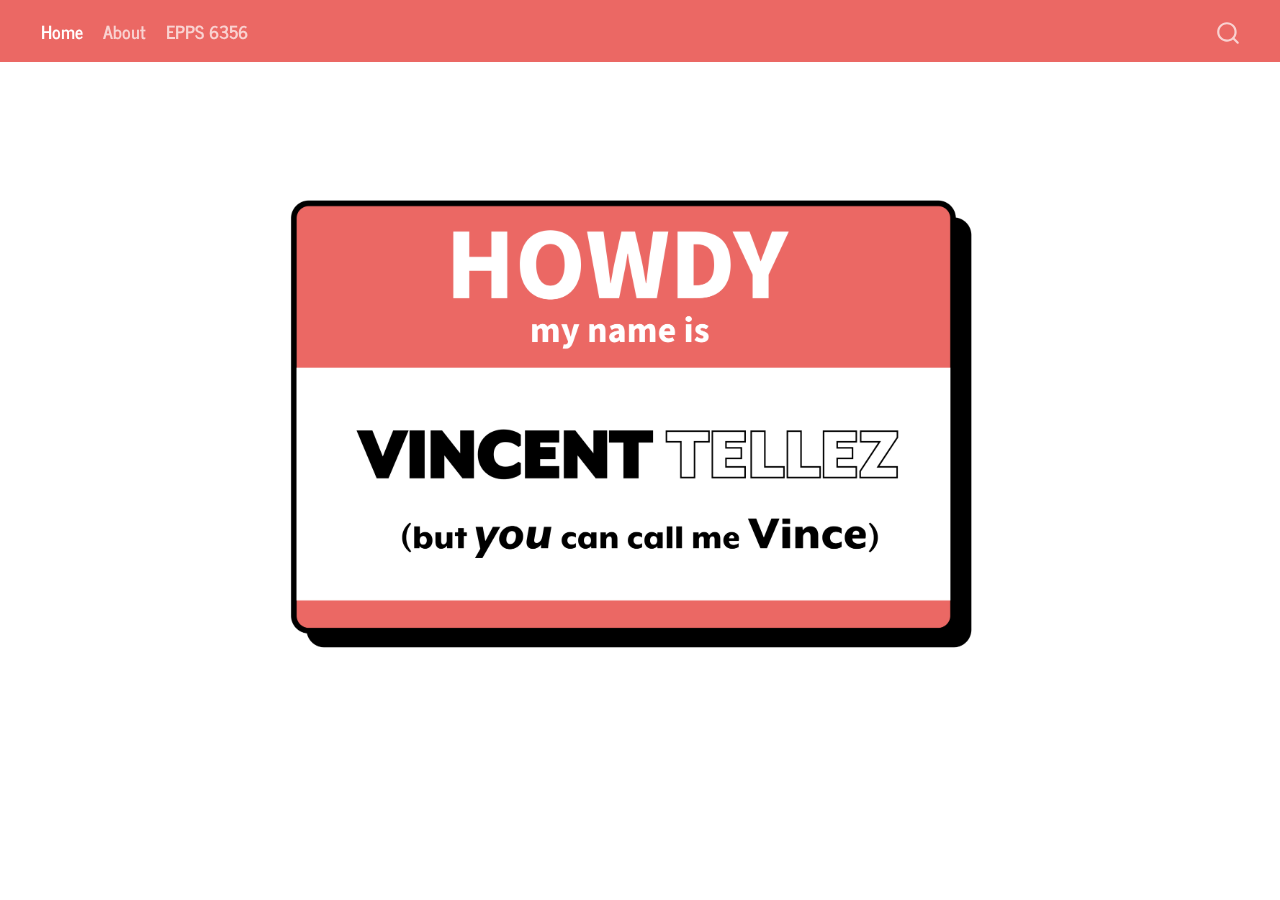
<file: index.html>
<!DOCTYPE html>
<html xmlns="http://www.w3.org/1999/xhtml" lang="en" xml:lang="en"><head>

<meta charset="utf-8">
<meta name="generator" content="quarto-1.5.57">

<meta name="viewport" content="width=device-width, initial-scale=1.0, user-scalable=yes">


<title>Vincent Tellez</title>
<style>
code{white-space: pre-wrap;}
span.smallcaps{font-variant: small-caps;}
div.columns{display: flex; gap: min(4vw, 1.5em);}
div.column{flex: auto; overflow-x: auto;}
div.hanging-indent{margin-left: 1.5em; text-indent: -1.5em;}
ul.task-list{list-style: none;}
ul.task-list li input[type="checkbox"] {
  width: 0.8em;
  margin: 0 0.8em 0.2em -1em; /* quarto-specific, see https://github.com/quarto-dev/quarto-cli/issues/4556 */ 
  vertical-align: middle;
}
</style>


<script src="site_libs/quarto-nav/quarto-nav.js"></script>
<script src="site_libs/quarto-nav/headroom.min.js"></script>
<script src="site_libs/clipboard/clipboard.min.js"></script>
<script src="site_libs/quarto-search/autocomplete.umd.js"></script>
<script src="site_libs/quarto-search/fuse.min.js"></script>
<script src="site_libs/quarto-search/quarto-search.js"></script>
<meta name="quarto:offset" content="./">
<script src="site_libs/quarto-html/quarto.js"></script>
<script src="site_libs/quarto-html/popper.min.js"></script>
<script src="site_libs/quarto-html/tippy.umd.min.js"></script>
<script src="site_libs/quarto-html/anchor.min.js"></script>
<link href="site_libs/quarto-html/tippy.css" rel="stylesheet">
<script src="site_libs/bootstrap/bootstrap.min.js"></script>
<link href="site_libs/bootstrap/bootstrap-icons.css" rel="stylesheet">
<link href="site_libs/bootstrap/bootstrap.min.css" rel="stylesheet" id="quarto-bootstrap" data-mode="light">
<script id="quarto-search-options" type="application/json">{
  "location": "navbar",
  "copy-button": false,
  "collapse-after": 3,
  "panel-placement": "end",
  "type": "overlay",
  "limit": 50,
  "keyboard-shortcut": [
    "f",
    "/",
    "s"
  ],
  "show-item-context": false,
  "language": {
    "search-no-results-text": "No results",
    "search-matching-documents-text": "matching documents",
    "search-copy-link-title": "Copy link to search",
    "search-hide-matches-text": "Hide additional matches",
    "search-more-match-text": "more match in this document",
    "search-more-matches-text": "more matches in this document",
    "search-clear-button-title": "Clear",
    "search-text-placeholder": "",
    "search-detached-cancel-button-title": "Cancel",
    "search-submit-button-title": "Submit",
    "search-label": "Search"
  }
}</script>


<link rel="stylesheet" href="styles.css">
</head>

<body class="nav-fixed fullcontent">

<div id="quarto-search-results"></div>
  <header id="quarto-header" class="headroom fixed-top">
    <nav class="navbar navbar-expand-lg " data-bs-theme="dark">
      <div class="navbar-container container-fluid">
            <div id="quarto-search" class="" title="Search"></div>
          <button class="navbar-toggler" type="button" data-bs-toggle="collapse" data-bs-target="#navbarCollapse" aria-controls="navbarCollapse" role="menu" aria-expanded="false" aria-label="Toggle navigation" onclick="if (window.quartoToggleHeadroom) { window.quartoToggleHeadroom(); }">
  <span class="navbar-toggler-icon"></span>
</button>
          <div class="collapse navbar-collapse" id="navbarCollapse">
            <ul class="navbar-nav navbar-nav-scroll me-auto">
  <li class="nav-item">
    <a class="nav-link active" href="./index.html" aria-current="page"> 
<span class="menu-text">Home</span></a>
  </li>  
  <li class="nav-item">
    <a class="nav-link" href="./about.html"> 
<span class="menu-text">About</span></a>
  </li>  
  <li class="nav-item">
    <a class="nav-link" href="./assignmain.html"> 
<span class="menu-text">EPPS 6356</span></a>
  </li>  
</ul>
          </div> <!-- /navcollapse -->
            <div class="quarto-navbar-tools">
</div>
      </div> <!-- /container-fluid -->
    </nav>
</header>
<!-- content -->
<div id="quarto-content" class="quarto-container page-columns page-rows-contents page-layout-article page-navbar">
<!-- sidebar -->
<!-- margin-sidebar -->
    
<!-- main -->
<main class="content" id="quarto-document-content">




<p><br> <br> <br></p>
<p><img src="./images/epps6356_homepage.png" alt="name tag for Vincent Tellez (author)" class="nametag"></p>



</main> <!-- /main -->
<script id="quarto-html-after-body" type="application/javascript">
window.document.addEventListener("DOMContentLoaded", function (event) {
  const toggleBodyColorMode = (bsSheetEl) => {
    const mode = bsSheetEl.getAttribute("data-mode");
    const bodyEl = window.document.querySelector("body");
    if (mode === "dark") {
      bodyEl.classList.add("quarto-dark");
      bodyEl.classList.remove("quarto-light");
    } else {
      bodyEl.classList.add("quarto-light");
      bodyEl.classList.remove("quarto-dark");
    }
  }
  const toggleBodyColorPrimary = () => {
    const bsSheetEl = window.document.querySelector("link#quarto-bootstrap");
    if (bsSheetEl) {
      toggleBodyColorMode(bsSheetEl);
    }
  }
  toggleBodyColorPrimary();  
  const icon = "";
  const anchorJS = new window.AnchorJS();
  anchorJS.options = {
    placement: 'right',
    icon: icon
  };
  anchorJS.add('.anchored');
  const isCodeAnnotation = (el) => {
    for (const clz of el.classList) {
      if (clz.startsWith('code-annotation-')) {                     
        return true;
      }
    }
    return false;
  }
  const onCopySuccess = function(e) {
    // button target
    const button = e.trigger;
    // don't keep focus
    button.blur();
    // flash "checked"
    button.classList.add('code-copy-button-checked');
    var currentTitle = button.getAttribute("title");
    button.setAttribute("title", "Copied!");
    let tooltip;
    if (window.bootstrap) {
      button.setAttribute("data-bs-toggle", "tooltip");
      button.setAttribute("data-bs-placement", "left");
      button.setAttribute("data-bs-title", "Copied!");
      tooltip = new bootstrap.Tooltip(button, 
        { trigger: "manual", 
          customClass: "code-copy-button-tooltip",
          offset: [0, -8]});
      tooltip.show();    
    }
    setTimeout(function() {
      if (tooltip) {
        tooltip.hide();
        button.removeAttribute("data-bs-title");
        button.removeAttribute("data-bs-toggle");
        button.removeAttribute("data-bs-placement");
      }
      button.setAttribute("title", currentTitle);
      button.classList.remove('code-copy-button-checked');
    }, 1000);
    // clear code selection
    e.clearSelection();
  }
  const getTextToCopy = function(trigger) {
      const codeEl = trigger.previousElementSibling.cloneNode(true);
      for (const childEl of codeEl.children) {
        if (isCodeAnnotation(childEl)) {
          childEl.remove();
        }
      }
      return codeEl.innerText;
  }
  const clipboard = new window.ClipboardJS('.code-copy-button:not([data-in-quarto-modal])', {
    text: getTextToCopy
  });
  clipboard.on('success', onCopySuccess);
  if (window.document.getElementById('quarto-embedded-source-code-modal')) {
    // For code content inside modals, clipBoardJS needs to be initialized with a container option
    // TODO: Check when it could be a function (https://github.com/zenorocha/clipboard.js/issues/860)
    const clipboardModal = new window.ClipboardJS('.code-copy-button[data-in-quarto-modal]', {
      text: getTextToCopy,
      container: window.document.getElementById('quarto-embedded-source-code-modal')
    });
    clipboardModal.on('success', onCopySuccess);
  }
    var localhostRegex = new RegExp(/^(?:http|https):\/\/localhost\:?[0-9]*\//);
    var mailtoRegex = new RegExp(/^mailto:/);
      var filterRegex = new RegExp('/' + window.location.host + '/');
    var isInternal = (href) => {
        return filterRegex.test(href) || localhostRegex.test(href) || mailtoRegex.test(href);
    }
    // Inspect non-navigation links and adorn them if external
 	var links = window.document.querySelectorAll('a[href]:not(.nav-link):not(.navbar-brand):not(.toc-action):not(.sidebar-link):not(.sidebar-item-toggle):not(.pagination-link):not(.no-external):not([aria-hidden]):not(.dropdown-item):not(.quarto-navigation-tool):not(.about-link)');
    for (var i=0; i<links.length; i++) {
      const link = links[i];
      if (!isInternal(link.href)) {
        // undo the damage that might have been done by quarto-nav.js in the case of
        // links that we want to consider external
        if (link.dataset.originalHref !== undefined) {
          link.href = link.dataset.originalHref;
        }
      }
    }
  function tippyHover(el, contentFn, onTriggerFn, onUntriggerFn) {
    const config = {
      allowHTML: true,
      maxWidth: 500,
      delay: 100,
      arrow: false,
      appendTo: function(el) {
          return el.parentElement;
      },
      interactive: true,
      interactiveBorder: 10,
      theme: 'quarto',
      placement: 'bottom-start',
    };
    if (contentFn) {
      config.content = contentFn;
    }
    if (onTriggerFn) {
      config.onTrigger = onTriggerFn;
    }
    if (onUntriggerFn) {
      config.onUntrigger = onUntriggerFn;
    }
    window.tippy(el, config); 
  }
  const noterefs = window.document.querySelectorAll('a[role="doc-noteref"]');
  for (var i=0; i<noterefs.length; i++) {
    const ref = noterefs[i];
    tippyHover(ref, function() {
      // use id or data attribute instead here
      let href = ref.getAttribute('data-footnote-href') || ref.getAttribute('href');
      try { href = new URL(href).hash; } catch {}
      const id = href.replace(/^#\/?/, "");
      const note = window.document.getElementById(id);
      if (note) {
        return note.innerHTML;
      } else {
        return "";
      }
    });
  }
  const xrefs = window.document.querySelectorAll('a.quarto-xref');
  const processXRef = (id, note) => {
    // Strip column container classes
    const stripColumnClz = (el) => {
      el.classList.remove("page-full", "page-columns");
      if (el.children) {
        for (const child of el.children) {
          stripColumnClz(child);
        }
      }
    }
    stripColumnClz(note)
    if (id === null || id.startsWith('sec-')) {
      // Special case sections, only their first couple elements
      const container = document.createElement("div");
      if (note.children && note.children.length > 2) {
        container.appendChild(note.children[0].cloneNode(true));
        for (let i = 1; i < note.children.length; i++) {
          const child = note.children[i];
          if (child.tagName === "P" && child.innerText === "") {
            continue;
          } else {
            container.appendChild(child.cloneNode(true));
            break;
          }
        }
        if (window.Quarto?.typesetMath) {
          window.Quarto.typesetMath(container);
        }
        return container.innerHTML
      } else {
        if (window.Quarto?.typesetMath) {
          window.Quarto.typesetMath(note);
        }
        return note.innerHTML;
      }
    } else {
      // Remove any anchor links if they are present
      const anchorLink = note.querySelector('a.anchorjs-link');
      if (anchorLink) {
        anchorLink.remove();
      }
      if (window.Quarto?.typesetMath) {
        window.Quarto.typesetMath(note);
      }
      // TODO in 1.5, we should make sure this works without a callout special case
      if (note.classList.contains("callout")) {
        return note.outerHTML;
      } else {
        return note.innerHTML;
      }
    }
  }
  for (var i=0; i<xrefs.length; i++) {
    const xref = xrefs[i];
    tippyHover(xref, undefined, function(instance) {
      instance.disable();
      let url = xref.getAttribute('href');
      let hash = undefined; 
      if (url.startsWith('#')) {
        hash = url;
      } else {
        try { hash = new URL(url).hash; } catch {}
      }
      if (hash) {
        const id = hash.replace(/^#\/?/, "");
        const note = window.document.getElementById(id);
        if (note !== null) {
          try {
            const html = processXRef(id, note.cloneNode(true));
            instance.setContent(html);
          } finally {
            instance.enable();
            instance.show();
          }
        } else {
          // See if we can fetch this
          fetch(url.split('#')[0])
          .then(res => res.text())
          .then(html => {
            const parser = new DOMParser();
            const htmlDoc = parser.parseFromString(html, "text/html");
            const note = htmlDoc.getElementById(id);
            if (note !== null) {
              const html = processXRef(id, note);
              instance.setContent(html);
            } 
          }).finally(() => {
            instance.enable();
            instance.show();
          });
        }
      } else {
        // See if we can fetch a full url (with no hash to target)
        // This is a special case and we should probably do some content thinning / targeting
        fetch(url)
        .then(res => res.text())
        .then(html => {
          const parser = new DOMParser();
          const htmlDoc = parser.parseFromString(html, "text/html");
          const note = htmlDoc.querySelector('main.content');
          if (note !== null) {
            // This should only happen for chapter cross references
            // (since there is no id in the URL)
            // remove the first header
            if (note.children.length > 0 && note.children[0].tagName === "HEADER") {
              note.children[0].remove();
            }
            const html = processXRef(null, note);
            instance.setContent(html);
          } 
        }).finally(() => {
          instance.enable();
          instance.show();
        });
      }
    }, function(instance) {
    });
  }
      let selectedAnnoteEl;
      const selectorForAnnotation = ( cell, annotation) => {
        let cellAttr = 'data-code-cell="' + cell + '"';
        let lineAttr = 'data-code-annotation="' +  annotation + '"';
        const selector = 'span[' + cellAttr + '][' + lineAttr + ']';
        return selector;
      }
      const selectCodeLines = (annoteEl) => {
        const doc = window.document;
        const targetCell = annoteEl.getAttribute("data-target-cell");
        const targetAnnotation = annoteEl.getAttribute("data-target-annotation");
        const annoteSpan = window.document.querySelector(selectorForAnnotation(targetCell, targetAnnotation));
        const lines = annoteSpan.getAttribute("data-code-lines").split(",");
        const lineIds = lines.map((line) => {
          return targetCell + "-" + line;
        })
        let top = null;
        let height = null;
        let parent = null;
        if (lineIds.length > 0) {
            //compute the position of the single el (top and bottom and make a div)
            const el = window.document.getElementById(lineIds[0]);
            top = el.offsetTop;
            height = el.offsetHeight;
            parent = el.parentElement.parentElement;
          if (lineIds.length > 1) {
            const lastEl = window.document.getElementById(lineIds[lineIds.length - 1]);
            const bottom = lastEl.offsetTop + lastEl.offsetHeight;
            height = bottom - top;
          }
          if (top !== null && height !== null && parent !== null) {
            // cook up a div (if necessary) and position it 
            let div = window.document.getElementById("code-annotation-line-highlight");
            if (div === null) {
              div = window.document.createElement("div");
              div.setAttribute("id", "code-annotation-line-highlight");
              div.style.position = 'absolute';
              parent.appendChild(div);
            }
            div.style.top = top - 2 + "px";
            div.style.height = height + 4 + "px";
            div.style.left = 0;
            let gutterDiv = window.document.getElementById("code-annotation-line-highlight-gutter");
            if (gutterDiv === null) {
              gutterDiv = window.document.createElement("div");
              gutterDiv.setAttribute("id", "code-annotation-line-highlight-gutter");
              gutterDiv.style.position = 'absolute';
              const codeCell = window.document.getElementById(targetCell);
              const gutter = codeCell.querySelector('.code-annotation-gutter');
              gutter.appendChild(gutterDiv);
            }
            gutterDiv.style.top = top - 2 + "px";
            gutterDiv.style.height = height + 4 + "px";
          }
          selectedAnnoteEl = annoteEl;
        }
      };
      const unselectCodeLines = () => {
        const elementsIds = ["code-annotation-line-highlight", "code-annotation-line-highlight-gutter"];
        elementsIds.forEach((elId) => {
          const div = window.document.getElementById(elId);
          if (div) {
            div.remove();
          }
        });
        selectedAnnoteEl = undefined;
      };
        // Handle positioning of the toggle
    window.addEventListener(
      "resize",
      throttle(() => {
        elRect = undefined;
        if (selectedAnnoteEl) {
          selectCodeLines(selectedAnnoteEl);
        }
      }, 10)
    );
    function throttle(fn, ms) {
    let throttle = false;
    let timer;
      return (...args) => {
        if(!throttle) { // first call gets through
            fn.apply(this, args);
            throttle = true;
        } else { // all the others get throttled
            if(timer) clearTimeout(timer); // cancel #2
            timer = setTimeout(() => {
              fn.apply(this, args);
              timer = throttle = false;
            }, ms);
        }
      };
    }
      // Attach click handler to the DT
      const annoteDls = window.document.querySelectorAll('dt[data-target-cell]');
      for (const annoteDlNode of annoteDls) {
        annoteDlNode.addEventListener('click', (event) => {
          const clickedEl = event.target;
          if (clickedEl !== selectedAnnoteEl) {
            unselectCodeLines();
            const activeEl = window.document.querySelector('dt[data-target-cell].code-annotation-active');
            if (activeEl) {
              activeEl.classList.remove('code-annotation-active');
            }
            selectCodeLines(clickedEl);
            clickedEl.classList.add('code-annotation-active');
          } else {
            // Unselect the line
            unselectCodeLines();
            clickedEl.classList.remove('code-annotation-active');
          }
        });
      }
  const findCites = (el) => {
    const parentEl = el.parentElement;
    if (parentEl) {
      const cites = parentEl.dataset.cites;
      if (cites) {
        return {
          el,
          cites: cites.split(' ')
        };
      } else {
        return findCites(el.parentElement)
      }
    } else {
      return undefined;
    }
  };
  var bibliorefs = window.document.querySelectorAll('a[role="doc-biblioref"]');
  for (var i=0; i<bibliorefs.length; i++) {
    const ref = bibliorefs[i];
    const citeInfo = findCites(ref);
    if (citeInfo) {
      tippyHover(citeInfo.el, function() {
        var popup = window.document.createElement('div');
        citeInfo.cites.forEach(function(cite) {
          var citeDiv = window.document.createElement('div');
          citeDiv.classList.add('hanging-indent');
          citeDiv.classList.add('csl-entry');
          var biblioDiv = window.document.getElementById('ref-' + cite);
          if (biblioDiv) {
            citeDiv.innerHTML = biblioDiv.innerHTML;
          }
          popup.appendChild(citeDiv);
        });
        return popup.innerHTML;
      });
    }
  }
});
</script>
</div> <!-- /content -->




</body></html>
</file>
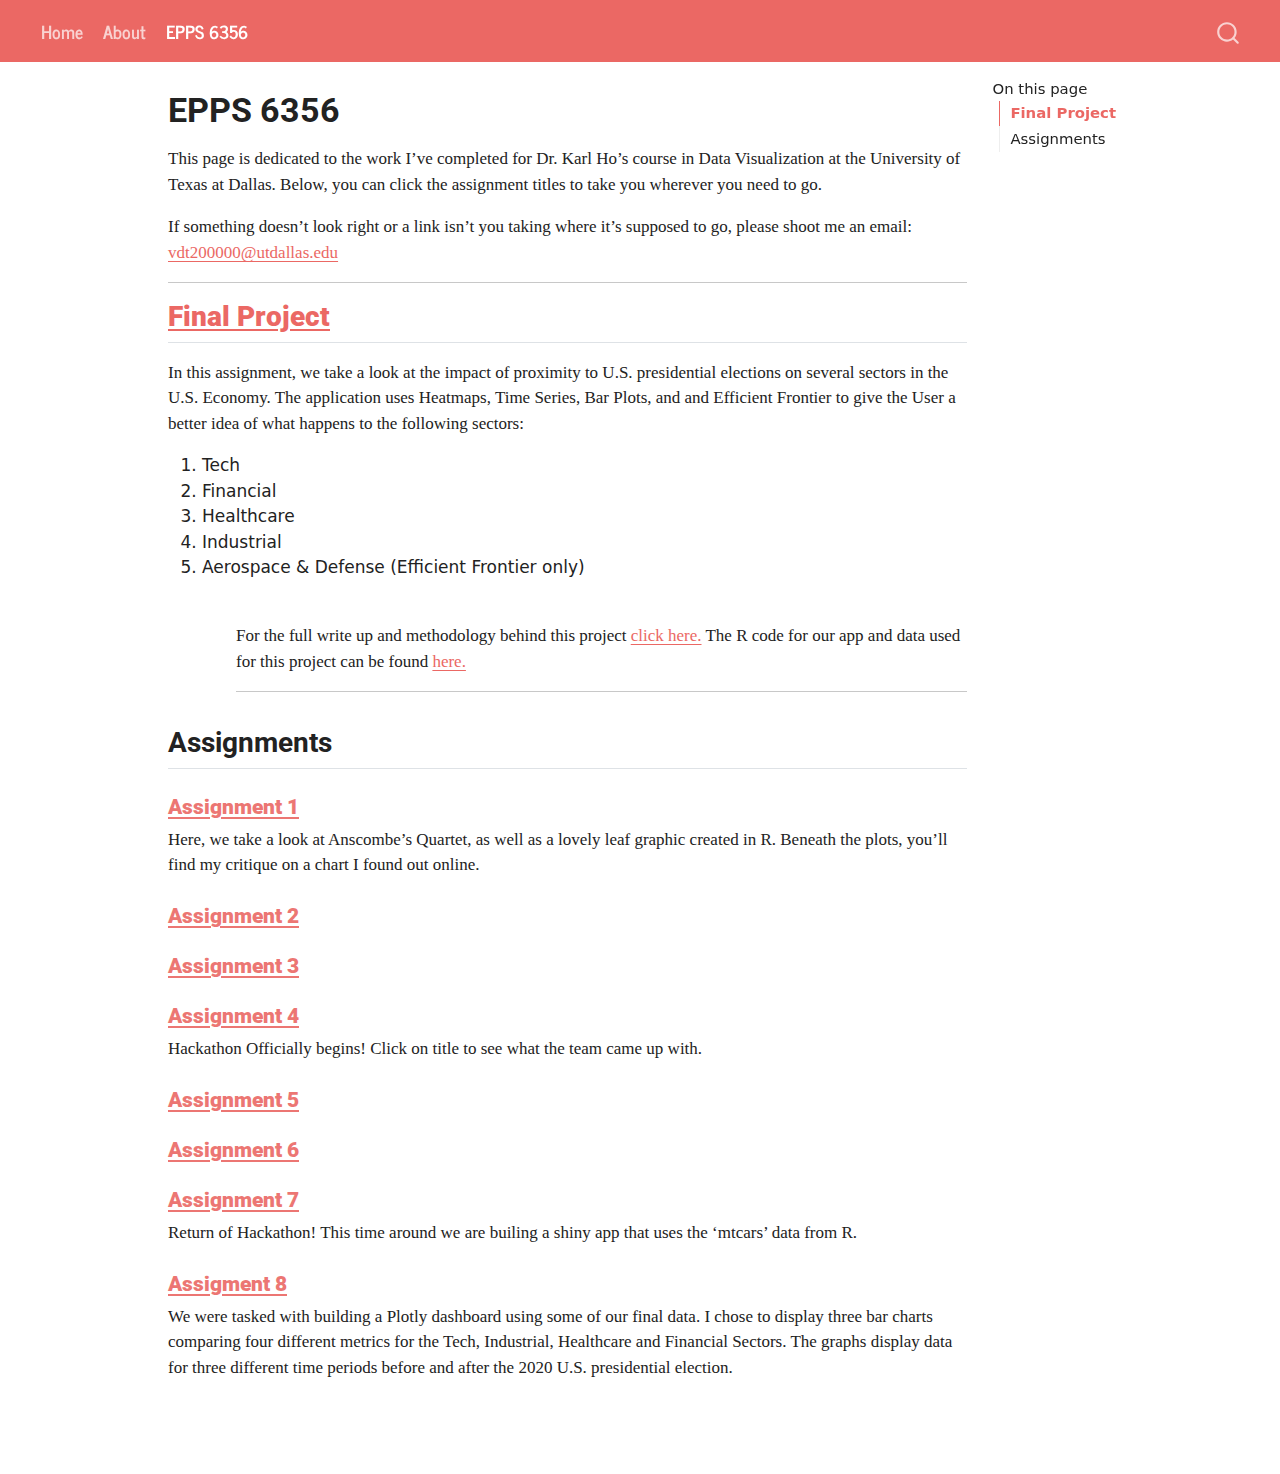
<file: assignmain.html>
<!DOCTYPE html>
<html xmlns="http://www.w3.org/1999/xhtml" lang="en" xml:lang="en"><head>

<meta charset="utf-8">
<meta name="generator" content="quarto-1.5.57">

<meta name="viewport" content="width=device-width, initial-scale=1.0, user-scalable=yes">


<title>EPPS 6356 – Vincent Tellez</title>
<style>
code{white-space: pre-wrap;}
span.smallcaps{font-variant: small-caps;}
div.columns{display: flex; gap: min(4vw, 1.5em);}
div.column{flex: auto; overflow-x: auto;}
div.hanging-indent{margin-left: 1.5em; text-indent: -1.5em;}
ul.task-list{list-style: none;}
ul.task-list li input[type="checkbox"] {
  width: 0.8em;
  margin: 0 0.8em 0.2em -1em; /* quarto-specific, see https://github.com/quarto-dev/quarto-cli/issues/4556 */ 
  vertical-align: middle;
}
</style>


<script src="site_libs/quarto-nav/quarto-nav.js"></script>
<script src="site_libs/quarto-nav/headroom.min.js"></script>
<script src="site_libs/clipboard/clipboard.min.js"></script>
<script src="site_libs/quarto-search/autocomplete.umd.js"></script>
<script src="site_libs/quarto-search/fuse.min.js"></script>
<script src="site_libs/quarto-search/quarto-search.js"></script>
<meta name="quarto:offset" content="./">
<script src="site_libs/quarto-html/quarto.js"></script>
<script src="site_libs/quarto-html/popper.min.js"></script>
<script src="site_libs/quarto-html/tippy.umd.min.js"></script>
<script src="site_libs/quarto-html/anchor.min.js"></script>
<link href="site_libs/quarto-html/tippy.css" rel="stylesheet">
<script src="site_libs/bootstrap/bootstrap.min.js"></script>
<link href="site_libs/bootstrap/bootstrap-icons.css" rel="stylesheet">
<link href="site_libs/bootstrap/bootstrap.min.css" rel="stylesheet" id="quarto-bootstrap" data-mode="light">
<script id="quarto-search-options" type="application/json">{
  "location": "navbar",
  "copy-button": false,
  "collapse-after": 3,
  "panel-placement": "end",
  "type": "overlay",
  "limit": 50,
  "keyboard-shortcut": [
    "f",
    "/",
    "s"
  ],
  "show-item-context": false,
  "language": {
    "search-no-results-text": "No results",
    "search-matching-documents-text": "matching documents",
    "search-copy-link-title": "Copy link to search",
    "search-hide-matches-text": "Hide additional matches",
    "search-more-match-text": "more match in this document",
    "search-more-matches-text": "more matches in this document",
    "search-clear-button-title": "Clear",
    "search-text-placeholder": "",
    "search-detached-cancel-button-title": "Cancel",
    "search-submit-button-title": "Submit",
    "search-label": "Search"
  }
}</script>


<link rel="stylesheet" href="styles.css">
</head>

<body class="nav-fixed">

<div id="quarto-search-results"></div>
  <header id="quarto-header" class="headroom fixed-top">
    <nav class="navbar navbar-expand-lg " data-bs-theme="dark">
      <div class="navbar-container container-fluid">
            <div id="quarto-search" class="" title="Search"></div>
          <button class="navbar-toggler" type="button" data-bs-toggle="collapse" data-bs-target="#navbarCollapse" aria-controls="navbarCollapse" role="menu" aria-expanded="false" aria-label="Toggle navigation" onclick="if (window.quartoToggleHeadroom) { window.quartoToggleHeadroom(); }">
  <span class="navbar-toggler-icon"></span>
</button>
          <div class="collapse navbar-collapse" id="navbarCollapse">
            <ul class="navbar-nav navbar-nav-scroll me-auto">
  <li class="nav-item">
    <a class="nav-link" href="./index.html"> 
<span class="menu-text">Home</span></a>
  </li>  
  <li class="nav-item">
    <a class="nav-link" href="./about.html"> 
<span class="menu-text">About</span></a>
  </li>  
  <li class="nav-item">
    <a class="nav-link active" href="./assignmain.html" aria-current="page"> 
<span class="menu-text">EPPS 6356</span></a>
  </li>  
</ul>
          </div> <!-- /navcollapse -->
            <div class="quarto-navbar-tools">
</div>
      </div> <!-- /container-fluid -->
    </nav>
</header>
<!-- content -->
<div id="quarto-content" class="quarto-container page-columns page-rows-contents page-layout-article page-navbar">
<!-- sidebar -->
<!-- margin-sidebar -->
    <div id="quarto-margin-sidebar" class="sidebar margin-sidebar">
        <nav id="TOC" role="doc-toc" class="toc-active">
    <h2 id="toc-title">On this page</h2>
   
  <ul>
  <li><a href="#final-project" id="toc-final-project" class="nav-link active" data-scroll-target="#final-project"><strong>Final Project</strong></a></li>
  <li><a href="#assignments" id="toc-assignments" class="nav-link" data-scroll-target="#assignments">Assignments</a></li>
  </ul>
</nav>
    </div>
<!-- main -->
<main class="content" id="quarto-document-content">

<header id="title-block-header" class="quarto-title-block default">
<div class="quarto-title">
<h1 class="title">EPPS 6356</h1>
</div>



<div class="quarto-title-meta">

    
  
    
  </div>
  


</header>


<p>This page is dedicated to the work I’ve completed for Dr.&nbsp;Karl Ho’s course in Data Visualization at the University of Texas at Dallas. Below, you can click the assignment titles to take you wherever you need to go. <br></p>
<p>If something doesn’t look right or a link isn’t you taking where it’s supposed to go, please shoot me an email: <a href="mailto: vdt200000@utdallas.edu"> vdt200000@utdallas.edu </a></p>
<hr>
<section id="final-project" class="level2">
<h2 class="anchored" data-anchor-id="final-project"><a href="https://vincenttellez.shinyapps.io/epps6356_final_app/"><strong>Final Project</strong></a></h2>
<p>In this assignment, we take a look at the impact of proximity to U.S. presidential elections on several sectors in the U.S. Economy. The application uses Heatmaps, Time Series, Bar Plots, and and Efficient Frontier to give the User a better idea of what happens to the following sectors:</p>
<ol>
<li>
Tech
</li>
<li>
Financial
</li>
<li>
Healthcare
</li>
<li>
Industrial
</li>
<li>
Aerospace &amp; Defense (Efficient Frontier only)
</li>
<ol>
<p><br></p>
<p>For the full write up and methodology behind this project <a href="./resources/EPPS6356_FinalProject_6356.pdf">click here.</a> The R code for our app and data used for this project can be found <a href="./resources/EPPS6356_final.zip">here.</a></p>
<hr>
</ol></ol></section>
<section id="assignments" class="level2">
<h2 class="anchored" data-anchor-id="assignments">Assignments</h2>
<section id="assignment-1" class="level4">
<h4 class="anchored" data-anchor-id="assignment-1"><a href="./Assignment 1.html"><strong>Assignment 1</strong></a></h4>
<p>Here, we take a look at Anscombe’s Quartet, as well as a lovely leaf graphic created in R. Beneath the plots, you’ll find my critique on a chart I found out online.</p>
</section>
<section id="assignment-2" class="level4">
<h4 class="anchored" data-anchor-id="assignment-2"><a href="./assignment2.html"><strong>Assignment 2</strong></a></h4>
</section>
<section id="assignment-3" class="level4">
<h4 class="anchored" data-anchor-id="assignment-3"><a href="./assignment3.html"><strong>Assignment 3</strong></a></h4>
</section>
<section id="assignment-4" class="level4">
<h4 class="anchored" data-anchor-id="assignment-4"><a href="./assignment_4.html"><strong>Assignment 4</strong></a></h4>
<p>Hackathon Officially begins! Click on title to see what the team came up with.</p>
</section>
<section id="assignment-5" class="level4">
<h4 class="anchored" data-anchor-id="assignment-5"><a href="./assignment5.html"><strong>Assignment 5</strong></a></h4>
</section>
<section id="assignment-6" class="level4">
<h4 class="anchored" data-anchor-id="assignment-6"><a href="./assignment6.html"><strong>Assignment 6</strong></a></h4>
</section>
<section id="assignment-7" class="level4">
<h4 class="anchored" data-anchor-id="assignment-7"><a href="https://vincenttellez.shinyapps.io/hack_shiny/"><strong>Assignment 7</strong></a></h4>
<p>Return of Hackathon! This time around we are builing a shiny app that uses the ‘mtcars’ data from R.</p>
</section>
<section id="assigment-8" class="level4">
<h4 class="anchored" data-anchor-id="assigment-8"><a href="https://rpubs.com/vtellez98/1253889"><strong>Assigment 8</strong></a></h4>
<p>We were tasked with building a Plotly dashboard using some of our final data. I chose to display three bar charts comparing four different metrics for the Tech, Industrial, Healthcare and Financial Sectors. The graphs display data for three different time periods before and after the 2020 U.S. presidential election.</p>


</section>
</section>

</main> <!-- /main -->
<script id="quarto-html-after-body" type="application/javascript">
window.document.addEventListener("DOMContentLoaded", function (event) {
  const toggleBodyColorMode = (bsSheetEl) => {
    const mode = bsSheetEl.getAttribute("data-mode");
    const bodyEl = window.document.querySelector("body");
    if (mode === "dark") {
      bodyEl.classList.add("quarto-dark");
      bodyEl.classList.remove("quarto-light");
    } else {
      bodyEl.classList.add("quarto-light");
      bodyEl.classList.remove("quarto-dark");
    }
  }
  const toggleBodyColorPrimary = () => {
    const bsSheetEl = window.document.querySelector("link#quarto-bootstrap");
    if (bsSheetEl) {
      toggleBodyColorMode(bsSheetEl);
    }
  }
  toggleBodyColorPrimary();  
  const icon = "";
  const anchorJS = new window.AnchorJS();
  anchorJS.options = {
    placement: 'right',
    icon: icon
  };
  anchorJS.add('.anchored');
  const isCodeAnnotation = (el) => {
    for (const clz of el.classList) {
      if (clz.startsWith('code-annotation-')) {                     
        return true;
      }
    }
    return false;
  }
  const onCopySuccess = function(e) {
    // button target
    const button = e.trigger;
    // don't keep focus
    button.blur();
    // flash "checked"
    button.classList.add('code-copy-button-checked');
    var currentTitle = button.getAttribute("title");
    button.setAttribute("title", "Copied!");
    let tooltip;
    if (window.bootstrap) {
      button.setAttribute("data-bs-toggle", "tooltip");
      button.setAttribute("data-bs-placement", "left");
      button.setAttribute("data-bs-title", "Copied!");
      tooltip = new bootstrap.Tooltip(button, 
        { trigger: "manual", 
          customClass: "code-copy-button-tooltip",
          offset: [0, -8]});
      tooltip.show();    
    }
    setTimeout(function() {
      if (tooltip) {
        tooltip.hide();
        button.removeAttribute("data-bs-title");
        button.removeAttribute("data-bs-toggle");
        button.removeAttribute("data-bs-placement");
      }
      button.setAttribute("title", currentTitle);
      button.classList.remove('code-copy-button-checked');
    }, 1000);
    // clear code selection
    e.clearSelection();
  }
  const getTextToCopy = function(trigger) {
      const codeEl = trigger.previousElementSibling.cloneNode(true);
      for (const childEl of codeEl.children) {
        if (isCodeAnnotation(childEl)) {
          childEl.remove();
        }
      }
      return codeEl.innerText;
  }
  const clipboard = new window.ClipboardJS('.code-copy-button:not([data-in-quarto-modal])', {
    text: getTextToCopy
  });
  clipboard.on('success', onCopySuccess);
  if (window.document.getElementById('quarto-embedded-source-code-modal')) {
    // For code content inside modals, clipBoardJS needs to be initialized with a container option
    // TODO: Check when it could be a function (https://github.com/zenorocha/clipboard.js/issues/860)
    const clipboardModal = new window.ClipboardJS('.code-copy-button[data-in-quarto-modal]', {
      text: getTextToCopy,
      container: window.document.getElementById('quarto-embedded-source-code-modal')
    });
    clipboardModal.on('success', onCopySuccess);
  }
    var localhostRegex = new RegExp(/^(?:http|https):\/\/localhost\:?[0-9]*\//);
    var mailtoRegex = new RegExp(/^mailto:/);
      var filterRegex = new RegExp('/' + window.location.host + '/');
    var isInternal = (href) => {
        return filterRegex.test(href) || localhostRegex.test(href) || mailtoRegex.test(href);
    }
    // Inspect non-navigation links and adorn them if external
 	var links = window.document.querySelectorAll('a[href]:not(.nav-link):not(.navbar-brand):not(.toc-action):not(.sidebar-link):not(.sidebar-item-toggle):not(.pagination-link):not(.no-external):not([aria-hidden]):not(.dropdown-item):not(.quarto-navigation-tool):not(.about-link)');
    for (var i=0; i<links.length; i++) {
      const link = links[i];
      if (!isInternal(link.href)) {
        // undo the damage that might have been done by quarto-nav.js in the case of
        // links that we want to consider external
        if (link.dataset.originalHref !== undefined) {
          link.href = link.dataset.originalHref;
        }
      }
    }
  function tippyHover(el, contentFn, onTriggerFn, onUntriggerFn) {
    const config = {
      allowHTML: true,
      maxWidth: 500,
      delay: 100,
      arrow: false,
      appendTo: function(el) {
          return el.parentElement;
      },
      interactive: true,
      interactiveBorder: 10,
      theme: 'quarto',
      placement: 'bottom-start',
    };
    if (contentFn) {
      config.content = contentFn;
    }
    if (onTriggerFn) {
      config.onTrigger = onTriggerFn;
    }
    if (onUntriggerFn) {
      config.onUntrigger = onUntriggerFn;
    }
    window.tippy(el, config); 
  }
  const noterefs = window.document.querySelectorAll('a[role="doc-noteref"]');
  for (var i=0; i<noterefs.length; i++) {
    const ref = noterefs[i];
    tippyHover(ref, function() {
      // use id or data attribute instead here
      let href = ref.getAttribute('data-footnote-href') || ref.getAttribute('href');
      try { href = new URL(href).hash; } catch {}
      const id = href.replace(/^#\/?/, "");
      const note = window.document.getElementById(id);
      if (note) {
        return note.innerHTML;
      } else {
        return "";
      }
    });
  }
  const xrefs = window.document.querySelectorAll('a.quarto-xref');
  const processXRef = (id, note) => {
    // Strip column container classes
    const stripColumnClz = (el) => {
      el.classList.remove("page-full", "page-columns");
      if (el.children) {
        for (const child of el.children) {
          stripColumnClz(child);
        }
      }
    }
    stripColumnClz(note)
    if (id === null || id.startsWith('sec-')) {
      // Special case sections, only their first couple elements
      const container = document.createElement("div");
      if (note.children && note.children.length > 2) {
        container.appendChild(note.children[0].cloneNode(true));
        for (let i = 1; i < note.children.length; i++) {
          const child = note.children[i];
          if (child.tagName === "P" && child.innerText === "") {
            continue;
          } else {
            container.appendChild(child.cloneNode(true));
            break;
          }
        }
        if (window.Quarto?.typesetMath) {
          window.Quarto.typesetMath(container);
        }
        return container.innerHTML
      } else {
        if (window.Quarto?.typesetMath) {
          window.Quarto.typesetMath(note);
        }
        return note.innerHTML;
      }
    } else {
      // Remove any anchor links if they are present
      const anchorLink = note.querySelector('a.anchorjs-link');
      if (anchorLink) {
        anchorLink.remove();
      }
      if (window.Quarto?.typesetMath) {
        window.Quarto.typesetMath(note);
      }
      // TODO in 1.5, we should make sure this works without a callout special case
      if (note.classList.contains("callout")) {
        return note.outerHTML;
      } else {
        return note.innerHTML;
      }
    }
  }
  for (var i=0; i<xrefs.length; i++) {
    const xref = xrefs[i];
    tippyHover(xref, undefined, function(instance) {
      instance.disable();
      let url = xref.getAttribute('href');
      let hash = undefined; 
      if (url.startsWith('#')) {
        hash = url;
      } else {
        try { hash = new URL(url).hash; } catch {}
      }
      if (hash) {
        const id = hash.replace(/^#\/?/, "");
        const note = window.document.getElementById(id);
        if (note !== null) {
          try {
            const html = processXRef(id, note.cloneNode(true));
            instance.setContent(html);
          } finally {
            instance.enable();
            instance.show();
          }
        } else {
          // See if we can fetch this
          fetch(url.split('#')[0])
          .then(res => res.text())
          .then(html => {
            const parser = new DOMParser();
            const htmlDoc = parser.parseFromString(html, "text/html");
            const note = htmlDoc.getElementById(id);
            if (note !== null) {
              const html = processXRef(id, note);
              instance.setContent(html);
            } 
          }).finally(() => {
            instance.enable();
            instance.show();
          });
        }
      } else {
        // See if we can fetch a full url (with no hash to target)
        // This is a special case and we should probably do some content thinning / targeting
        fetch(url)
        .then(res => res.text())
        .then(html => {
          const parser = new DOMParser();
          const htmlDoc = parser.parseFromString(html, "text/html");
          const note = htmlDoc.querySelector('main.content');
          if (note !== null) {
            // This should only happen for chapter cross references
            // (since there is no id in the URL)
            // remove the first header
            if (note.children.length > 0 && note.children[0].tagName === "HEADER") {
              note.children[0].remove();
            }
            const html = processXRef(null, note);
            instance.setContent(html);
          } 
        }).finally(() => {
          instance.enable();
          instance.show();
        });
      }
    }, function(instance) {
    });
  }
      let selectedAnnoteEl;
      const selectorForAnnotation = ( cell, annotation) => {
        let cellAttr = 'data-code-cell="' + cell + '"';
        let lineAttr = 'data-code-annotation="' +  annotation + '"';
        const selector = 'span[' + cellAttr + '][' + lineAttr + ']';
        return selector;
      }
      const selectCodeLines = (annoteEl) => {
        const doc = window.document;
        const targetCell = annoteEl.getAttribute("data-target-cell");
        const targetAnnotation = annoteEl.getAttribute("data-target-annotation");
        const annoteSpan = window.document.querySelector(selectorForAnnotation(targetCell, targetAnnotation));
        const lines = annoteSpan.getAttribute("data-code-lines").split(",");
        const lineIds = lines.map((line) => {
          return targetCell + "-" + line;
        })
        let top = null;
        let height = null;
        let parent = null;
        if (lineIds.length > 0) {
            //compute the position of the single el (top and bottom and make a div)
            const el = window.document.getElementById(lineIds[0]);
            top = el.offsetTop;
            height = el.offsetHeight;
            parent = el.parentElement.parentElement;
          if (lineIds.length > 1) {
            const lastEl = window.document.getElementById(lineIds[lineIds.length - 1]);
            const bottom = lastEl.offsetTop + lastEl.offsetHeight;
            height = bottom - top;
          }
          if (top !== null && height !== null && parent !== null) {
            // cook up a div (if necessary) and position it 
            let div = window.document.getElementById("code-annotation-line-highlight");
            if (div === null) {
              div = window.document.createElement("div");
              div.setAttribute("id", "code-annotation-line-highlight");
              div.style.position = 'absolute';
              parent.appendChild(div);
            }
            div.style.top = top - 2 + "px";
            div.style.height = height + 4 + "px";
            div.style.left = 0;
            let gutterDiv = window.document.getElementById("code-annotation-line-highlight-gutter");
            if (gutterDiv === null) {
              gutterDiv = window.document.createElement("div");
              gutterDiv.setAttribute("id", "code-annotation-line-highlight-gutter");
              gutterDiv.style.position = 'absolute';
              const codeCell = window.document.getElementById(targetCell);
              const gutter = codeCell.querySelector('.code-annotation-gutter');
              gutter.appendChild(gutterDiv);
            }
            gutterDiv.style.top = top - 2 + "px";
            gutterDiv.style.height = height + 4 + "px";
          }
          selectedAnnoteEl = annoteEl;
        }
      };
      const unselectCodeLines = () => {
        const elementsIds = ["code-annotation-line-highlight", "code-annotation-line-highlight-gutter"];
        elementsIds.forEach((elId) => {
          const div = window.document.getElementById(elId);
          if (div) {
            div.remove();
          }
        });
        selectedAnnoteEl = undefined;
      };
        // Handle positioning of the toggle
    window.addEventListener(
      "resize",
      throttle(() => {
        elRect = undefined;
        if (selectedAnnoteEl) {
          selectCodeLines(selectedAnnoteEl);
        }
      }, 10)
    );
    function throttle(fn, ms) {
    let throttle = false;
    let timer;
      return (...args) => {
        if(!throttle) { // first call gets through
            fn.apply(this, args);
            throttle = true;
        } else { // all the others get throttled
            if(timer) clearTimeout(timer); // cancel #2
            timer = setTimeout(() => {
              fn.apply(this, args);
              timer = throttle = false;
            }, ms);
        }
      };
    }
      // Attach click handler to the DT
      const annoteDls = window.document.querySelectorAll('dt[data-target-cell]');
      for (const annoteDlNode of annoteDls) {
        annoteDlNode.addEventListener('click', (event) => {
          const clickedEl = event.target;
          if (clickedEl !== selectedAnnoteEl) {
            unselectCodeLines();
            const activeEl = window.document.querySelector('dt[data-target-cell].code-annotation-active');
            if (activeEl) {
              activeEl.classList.remove('code-annotation-active');
            }
            selectCodeLines(clickedEl);
            clickedEl.classList.add('code-annotation-active');
          } else {
            // Unselect the line
            unselectCodeLines();
            clickedEl.classList.remove('code-annotation-active');
          }
        });
      }
  const findCites = (el) => {
    const parentEl = el.parentElement;
    if (parentEl) {
      const cites = parentEl.dataset.cites;
      if (cites) {
        return {
          el,
          cites: cites.split(' ')
        };
      } else {
        return findCites(el.parentElement)
      }
    } else {
      return undefined;
    }
  };
  var bibliorefs = window.document.querySelectorAll('a[role="doc-biblioref"]');
  for (var i=0; i<bibliorefs.length; i++) {
    const ref = bibliorefs[i];
    const citeInfo = findCites(ref);
    if (citeInfo) {
      tippyHover(citeInfo.el, function() {
        var popup = window.document.createElement('div');
        citeInfo.cites.forEach(function(cite) {
          var citeDiv = window.document.createElement('div');
          citeDiv.classList.add('hanging-indent');
          citeDiv.classList.add('csl-entry');
          var biblioDiv = window.document.getElementById('ref-' + cite);
          if (biblioDiv) {
            citeDiv.innerHTML = biblioDiv.innerHTML;
          }
          popup.appendChild(citeDiv);
        });
        return popup.innerHTML;
      });
    }
  }
});
</script>
</div> <!-- /content -->




</body></html>
</file>
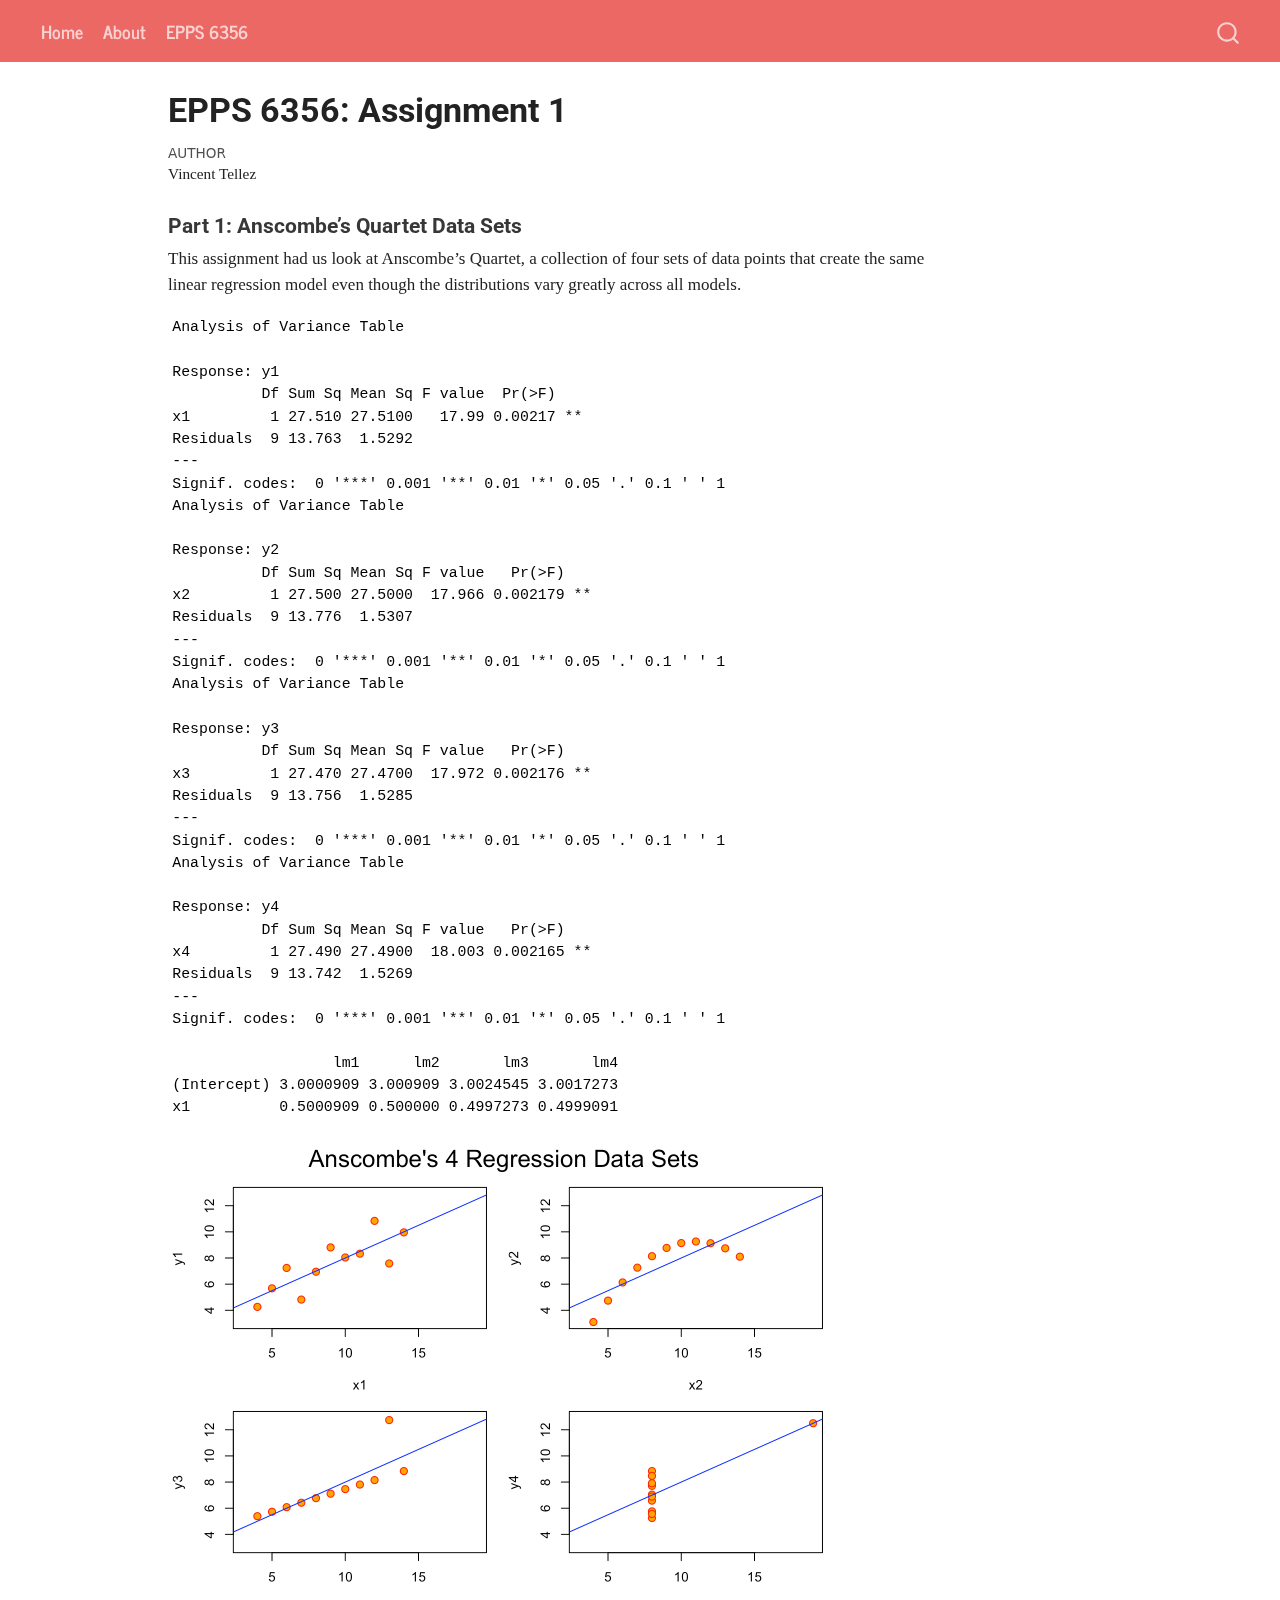
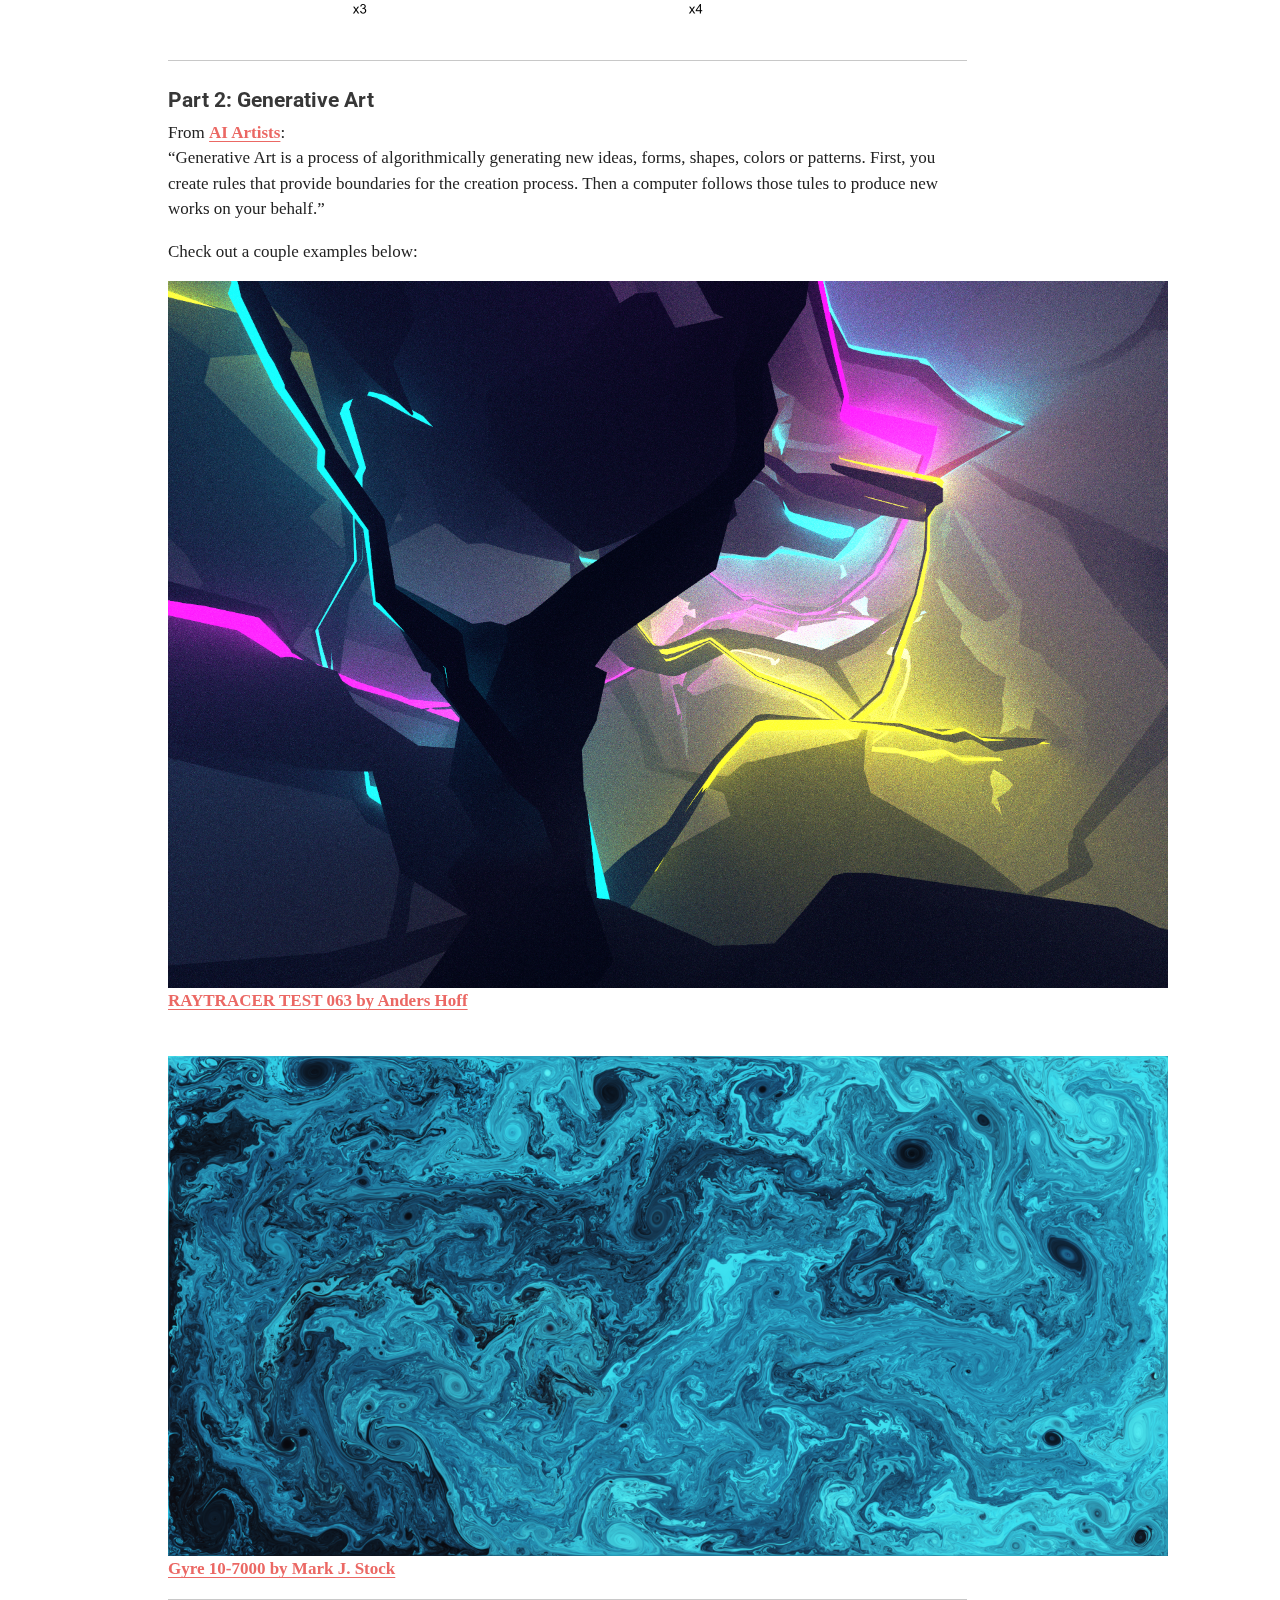
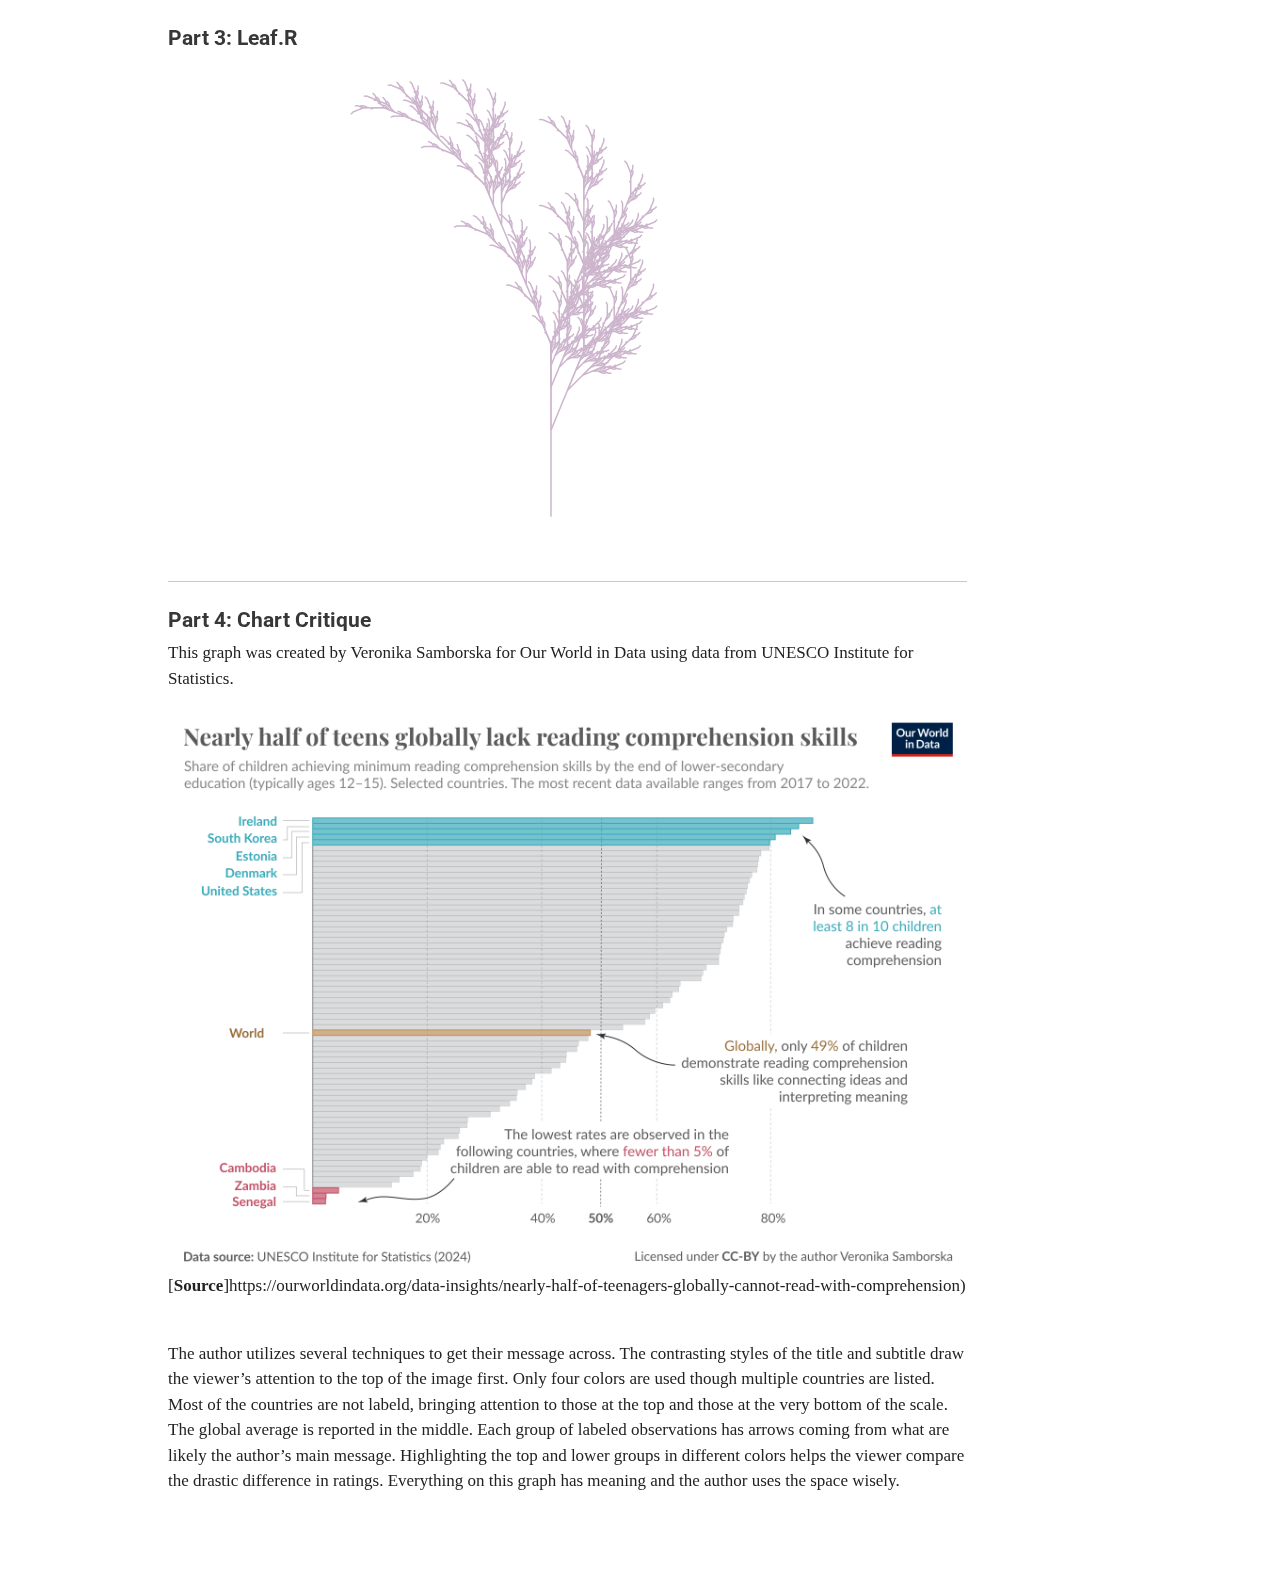
<file: Assignment 1.html>
<!DOCTYPE html>
<html xmlns="http://www.w3.org/1999/xhtml" lang="en" xml:lang="en"><head>

<meta charset="utf-8">
<meta name="generator" content="quarto-1.5.57">

<meta name="viewport" content="width=device-width, initial-scale=1.0, user-scalable=yes">

<meta name="author" content="Vincent Tellez">

<title>EPPS 6356: Assignment 1 – Vincent Tellez</title>
<style>
code{white-space: pre-wrap;}
span.smallcaps{font-variant: small-caps;}
div.columns{display: flex; gap: min(4vw, 1.5em);}
div.column{flex: auto; overflow-x: auto;}
div.hanging-indent{margin-left: 1.5em; text-indent: -1.5em;}
ul.task-list{list-style: none;}
ul.task-list li input[type="checkbox"] {
  width: 0.8em;
  margin: 0 0.8em 0.2em -1em; /* quarto-specific, see https://github.com/quarto-dev/quarto-cli/issues/4556 */ 
  vertical-align: middle;
}
</style>


<script src="site_libs/quarto-nav/quarto-nav.js"></script>
<script src="site_libs/quarto-nav/headroom.min.js"></script>
<script src="site_libs/clipboard/clipboard.min.js"></script>
<script src="site_libs/quarto-search/autocomplete.umd.js"></script>
<script src="site_libs/quarto-search/fuse.min.js"></script>
<script src="site_libs/quarto-search/quarto-search.js"></script>
<meta name="quarto:offset" content="./">
<script src="site_libs/quarto-html/quarto.js"></script>
<script src="site_libs/quarto-html/popper.min.js"></script>
<script src="site_libs/quarto-html/tippy.umd.min.js"></script>
<script src="site_libs/quarto-html/anchor.min.js"></script>
<link href="site_libs/quarto-html/tippy.css" rel="stylesheet">
<script src="site_libs/bootstrap/bootstrap.min.js"></script>
<link href="site_libs/bootstrap/bootstrap-icons.css" rel="stylesheet">
<link href="site_libs/bootstrap/bootstrap.min.css" rel="stylesheet" id="quarto-bootstrap" data-mode="light">
<script id="quarto-search-options" type="application/json">{
  "location": "navbar",
  "copy-button": false,
  "collapse-after": 3,
  "panel-placement": "end",
  "type": "overlay",
  "limit": 50,
  "keyboard-shortcut": [
    "f",
    "/",
    "s"
  ],
  "show-item-context": false,
  "language": {
    "search-no-results-text": "No results",
    "search-matching-documents-text": "matching documents",
    "search-copy-link-title": "Copy link to search",
    "search-hide-matches-text": "Hide additional matches",
    "search-more-match-text": "more match in this document",
    "search-more-matches-text": "more matches in this document",
    "search-clear-button-title": "Clear",
    "search-text-placeholder": "",
    "search-detached-cancel-button-title": "Cancel",
    "search-submit-button-title": "Submit",
    "search-label": "Search"
  }
}</script>


<link rel="stylesheet" href="styles.css">
</head>

<body class="nav-fixed">

<div id="quarto-search-results"></div>
  <header id="quarto-header" class="headroom fixed-top">
    <nav class="navbar navbar-expand-lg " data-bs-theme="dark">
      <div class="navbar-container container-fluid">
            <div id="quarto-search" class="" title="Search"></div>
          <button class="navbar-toggler" type="button" data-bs-toggle="collapse" data-bs-target="#navbarCollapse" aria-controls="navbarCollapse" role="menu" aria-expanded="false" aria-label="Toggle navigation" onclick="if (window.quartoToggleHeadroom) { window.quartoToggleHeadroom(); }">
  <span class="navbar-toggler-icon"></span>
</button>
          <div class="collapse navbar-collapse" id="navbarCollapse">
            <ul class="navbar-nav navbar-nav-scroll me-auto">
  <li class="nav-item">
    <a class="nav-link" href="./index.html"> 
<span class="menu-text">Home</span></a>
  </li>  
  <li class="nav-item">
    <a class="nav-link" href="./about.html"> 
<span class="menu-text">About</span></a>
  </li>  
  <li class="nav-item">
    <a class="nav-link" href="./assignmain.html"> 
<span class="menu-text">EPPS 6356</span></a>
  </li>  
</ul>
          </div> <!-- /navcollapse -->
            <div class="quarto-navbar-tools">
</div>
      </div> <!-- /container-fluid -->
    </nav>
</header>
<!-- content -->
<div id="quarto-content" class="quarto-container page-columns page-rows-contents page-layout-article page-navbar">
<!-- sidebar -->
<!-- margin-sidebar -->
    <div id="quarto-margin-sidebar" class="sidebar margin-sidebar zindex-bottom">
        
    </div>
<!-- main -->
<main class="content" id="quarto-document-content">

<header id="title-block-header" class="quarto-title-block default">
<div class="quarto-title">
<h1 class="title">EPPS 6356: Assignment 1</h1>
</div>



<div class="quarto-title-meta">

    <div>
    <div class="quarto-title-meta-heading">Author</div>
    <div class="quarto-title-meta-contents">
             <p>Vincent Tellez </p>
          </div>
  </div>
    
  
    
  </div>
  


</header>


<section id="part-1-anscombes-quartet-data-sets" class="level4">
<h4 class="anchored" data-anchor-id="part-1-anscombes-quartet-data-sets">Part 1: Anscombe’s Quartet Data Sets</h4>
<p>This assignment had us look at Anscombe’s Quartet, a collection of four sets of data points that create the same linear regression model even though the distributions vary greatly across all models.</p>
<div class="cell">
<div class="cell-output cell-output-stdout">
<pre><code>Analysis of Variance Table

Response: y1
          Df Sum Sq Mean Sq F value  Pr(&gt;F)   
x1         1 27.510 27.5100   17.99 0.00217 **
Residuals  9 13.763  1.5292                   
---
Signif. codes:  0 '***' 0.001 '**' 0.01 '*' 0.05 '.' 0.1 ' ' 1
Analysis of Variance Table

Response: y2
          Df Sum Sq Mean Sq F value   Pr(&gt;F)   
x2         1 27.500 27.5000  17.966 0.002179 **
Residuals  9 13.776  1.5307                    
---
Signif. codes:  0 '***' 0.001 '**' 0.01 '*' 0.05 '.' 0.1 ' ' 1
Analysis of Variance Table

Response: y3
          Df Sum Sq Mean Sq F value   Pr(&gt;F)   
x3         1 27.470 27.4700  17.972 0.002176 **
Residuals  9 13.756  1.5285                    
---
Signif. codes:  0 '***' 0.001 '**' 0.01 '*' 0.05 '.' 0.1 ' ' 1
Analysis of Variance Table

Response: y4
          Df Sum Sq Mean Sq F value   Pr(&gt;F)   
x4         1 27.490 27.4900  18.003 0.002165 **
Residuals  9 13.742  1.5269                    
---
Signif. codes:  0 '***' 0.001 '**' 0.01 '*' 0.05 '.' 0.1 ' ' 1</code></pre>
</div>
<div class="cell-output cell-output-stdout">
<pre><code>                  lm1      lm2       lm3       lm4
(Intercept) 3.0000909 3.000909 3.0024545 3.0017273
x1          0.5000909 0.500000 0.4997273 0.4999091</code></pre>
</div>
</div>
<div class="cell">
<div class="cell-output-display">
<div>
<figure class="figure">
<p><img src="Assignment-1_files/figure-html/unnamed-chunk-3-1.png" class="img-fluid figure-img" width="672"></p>
</figure>
</div>
</div>
</div>
<hr>
</section>
<section id="part-2-generative-art" class="level4">
<h4 class="anchored" data-anchor-id="part-2-generative-art">Part 2: Generative Art</h4>
<p>From <a href="https://aiartists.org/generative-art-design"><strong>AI Artists</strong></a>: <br> “Generative Art is a process of algorithmically generating new ideas, forms, shapes, colors or patterns. First, you create rules that provide boundaries for the creation process. Then a computer follows those tules to produce new works on your behalf.”</p>
<p>Check out a couple examples below:</p>
<p><img src="./images/genart1.png" alt="RAYTRACER TEST 063 by Anders Hoff" width="1000"> <a href="https://log.inconvergent.net/list/2024-10-1c70/"><strong>RAYTRACER TEST 063 by Anders Hoff</strong></a></p>
<p><br> <img src="./images/genart2.png" alt="Gyre 10-7000 by Mark J. Stock" width="1000"> <a href="https://markjstock.com/#/gyre/"><strong>Gyre 10-7000 by Mark J. Stock</strong></a></p>
<hr>
</section>
<section id="part-3-leaf.r" class="level4">
<h4 class="anchored" data-anchor-id="part-3-leaf.r">Part 3: Leaf.R</h4>
<div class="cell">
<div class="cell-output-display">
<div>
<figure class="figure">
<p><img src="Assignment-1_files/figure-html/unnamed-chunk-5-1.png" class="img-fluid figure-img" width="672"></p>
</figure>
</div>
</div>
</div>
<hr>
</section>
<section id="part-4-chart-critique" class="level4">
<h4 class="anchored" data-anchor-id="part-4-chart-critique">Part 4: Chart Critique</h4>
<p>This graph was created by Veronika Samborska for Our World in Data using data from UNESCO Institute for Statistics.<br></p>
<p><img src="./images/chart_crit2.png" alt="Nearly half of teenagers globally lack reading comprehension skills by Veronika Samborska" width="800"> [<strong>Source</strong>]https://ourworldindata.org/data-insights/nearly-half-of-teenagers-globally-cannot-read-with-comprehension)</p>
<p><br> The author utilizes several techniques to get their message across. The contrasting styles of the title and subtitle draw the viewer’s attention to the top of the image first. Only four colors are used though multiple countries are listed. Most of the countries are not labeld, bringing attention to those at the top and those at the very bottom of the scale. The global average is reported in the middle. Each group of labeled observations has arrows coming from what are likely the author’s main message. Highlighting the top and lower groups in different colors helps the viewer compare the drastic difference in ratings. Everything on this graph has meaning and the author uses the space wisely.</p>


</section>

</main> <!-- /main -->
<script id="quarto-html-after-body" type="application/javascript">
window.document.addEventListener("DOMContentLoaded", function (event) {
  const toggleBodyColorMode = (bsSheetEl) => {
    const mode = bsSheetEl.getAttribute("data-mode");
    const bodyEl = window.document.querySelector("body");
    if (mode === "dark") {
      bodyEl.classList.add("quarto-dark");
      bodyEl.classList.remove("quarto-light");
    } else {
      bodyEl.classList.add("quarto-light");
      bodyEl.classList.remove("quarto-dark");
    }
  }
  const toggleBodyColorPrimary = () => {
    const bsSheetEl = window.document.querySelector("link#quarto-bootstrap");
    if (bsSheetEl) {
      toggleBodyColorMode(bsSheetEl);
    }
  }
  toggleBodyColorPrimary();  
  const icon = "";
  const anchorJS = new window.AnchorJS();
  anchorJS.options = {
    placement: 'right',
    icon: icon
  };
  anchorJS.add('.anchored');
  const isCodeAnnotation = (el) => {
    for (const clz of el.classList) {
      if (clz.startsWith('code-annotation-')) {                     
        return true;
      }
    }
    return false;
  }
  const onCopySuccess = function(e) {
    // button target
    const button = e.trigger;
    // don't keep focus
    button.blur();
    // flash "checked"
    button.classList.add('code-copy-button-checked');
    var currentTitle = button.getAttribute("title");
    button.setAttribute("title", "Copied!");
    let tooltip;
    if (window.bootstrap) {
      button.setAttribute("data-bs-toggle", "tooltip");
      button.setAttribute("data-bs-placement", "left");
      button.setAttribute("data-bs-title", "Copied!");
      tooltip = new bootstrap.Tooltip(button, 
        { trigger: "manual", 
          customClass: "code-copy-button-tooltip",
          offset: [0, -8]});
      tooltip.show();    
    }
    setTimeout(function() {
      if (tooltip) {
        tooltip.hide();
        button.removeAttribute("data-bs-title");
        button.removeAttribute("data-bs-toggle");
        button.removeAttribute("data-bs-placement");
      }
      button.setAttribute("title", currentTitle);
      button.classList.remove('code-copy-button-checked');
    }, 1000);
    // clear code selection
    e.clearSelection();
  }
  const getTextToCopy = function(trigger) {
      const codeEl = trigger.previousElementSibling.cloneNode(true);
      for (const childEl of codeEl.children) {
        if (isCodeAnnotation(childEl)) {
          childEl.remove();
        }
      }
      return codeEl.innerText;
  }
  const clipboard = new window.ClipboardJS('.code-copy-button:not([data-in-quarto-modal])', {
    text: getTextToCopy
  });
  clipboard.on('success', onCopySuccess);
  if (window.document.getElementById('quarto-embedded-source-code-modal')) {
    // For code content inside modals, clipBoardJS needs to be initialized with a container option
    // TODO: Check when it could be a function (https://github.com/zenorocha/clipboard.js/issues/860)
    const clipboardModal = new window.ClipboardJS('.code-copy-button[data-in-quarto-modal]', {
      text: getTextToCopy,
      container: window.document.getElementById('quarto-embedded-source-code-modal')
    });
    clipboardModal.on('success', onCopySuccess);
  }
    var localhostRegex = new RegExp(/^(?:http|https):\/\/localhost\:?[0-9]*\//);
    var mailtoRegex = new RegExp(/^mailto:/);
      var filterRegex = new RegExp('/' + window.location.host + '/');
    var isInternal = (href) => {
        return filterRegex.test(href) || localhostRegex.test(href) || mailtoRegex.test(href);
    }
    // Inspect non-navigation links and adorn them if external
 	var links = window.document.querySelectorAll('a[href]:not(.nav-link):not(.navbar-brand):not(.toc-action):not(.sidebar-link):not(.sidebar-item-toggle):not(.pagination-link):not(.no-external):not([aria-hidden]):not(.dropdown-item):not(.quarto-navigation-tool):not(.about-link)');
    for (var i=0; i<links.length; i++) {
      const link = links[i];
      if (!isInternal(link.href)) {
        // undo the damage that might have been done by quarto-nav.js in the case of
        // links that we want to consider external
        if (link.dataset.originalHref !== undefined) {
          link.href = link.dataset.originalHref;
        }
      }
    }
  function tippyHover(el, contentFn, onTriggerFn, onUntriggerFn) {
    const config = {
      allowHTML: true,
      maxWidth: 500,
      delay: 100,
      arrow: false,
      appendTo: function(el) {
          return el.parentElement;
      },
      interactive: true,
      interactiveBorder: 10,
      theme: 'quarto',
      placement: 'bottom-start',
    };
    if (contentFn) {
      config.content = contentFn;
    }
    if (onTriggerFn) {
      config.onTrigger = onTriggerFn;
    }
    if (onUntriggerFn) {
      config.onUntrigger = onUntriggerFn;
    }
    window.tippy(el, config); 
  }
  const noterefs = window.document.querySelectorAll('a[role="doc-noteref"]');
  for (var i=0; i<noterefs.length; i++) {
    const ref = noterefs[i];
    tippyHover(ref, function() {
      // use id or data attribute instead here
      let href = ref.getAttribute('data-footnote-href') || ref.getAttribute('href');
      try { href = new URL(href).hash; } catch {}
      const id = href.replace(/^#\/?/, "");
      const note = window.document.getElementById(id);
      if (note) {
        return note.innerHTML;
      } else {
        return "";
      }
    });
  }
  const xrefs = window.document.querySelectorAll('a.quarto-xref');
  const processXRef = (id, note) => {
    // Strip column container classes
    const stripColumnClz = (el) => {
      el.classList.remove("page-full", "page-columns");
      if (el.children) {
        for (const child of el.children) {
          stripColumnClz(child);
        }
      }
    }
    stripColumnClz(note)
    if (id === null || id.startsWith('sec-')) {
      // Special case sections, only their first couple elements
      const container = document.createElement("div");
      if (note.children && note.children.length > 2) {
        container.appendChild(note.children[0].cloneNode(true));
        for (let i = 1; i < note.children.length; i++) {
          const child = note.children[i];
          if (child.tagName === "P" && child.innerText === "") {
            continue;
          } else {
            container.appendChild(child.cloneNode(true));
            break;
          }
        }
        if (window.Quarto?.typesetMath) {
          window.Quarto.typesetMath(container);
        }
        return container.innerHTML
      } else {
        if (window.Quarto?.typesetMath) {
          window.Quarto.typesetMath(note);
        }
        return note.innerHTML;
      }
    } else {
      // Remove any anchor links if they are present
      const anchorLink = note.querySelector('a.anchorjs-link');
      if (anchorLink) {
        anchorLink.remove();
      }
      if (window.Quarto?.typesetMath) {
        window.Quarto.typesetMath(note);
      }
      // TODO in 1.5, we should make sure this works without a callout special case
      if (note.classList.contains("callout")) {
        return note.outerHTML;
      } else {
        return note.innerHTML;
      }
    }
  }
  for (var i=0; i<xrefs.length; i++) {
    const xref = xrefs[i];
    tippyHover(xref, undefined, function(instance) {
      instance.disable();
      let url = xref.getAttribute('href');
      let hash = undefined; 
      if (url.startsWith('#')) {
        hash = url;
      } else {
        try { hash = new URL(url).hash; } catch {}
      }
      if (hash) {
        const id = hash.replace(/^#\/?/, "");
        const note = window.document.getElementById(id);
        if (note !== null) {
          try {
            const html = processXRef(id, note.cloneNode(true));
            instance.setContent(html);
          } finally {
            instance.enable();
            instance.show();
          }
        } else {
          // See if we can fetch this
          fetch(url.split('#')[0])
          .then(res => res.text())
          .then(html => {
            const parser = new DOMParser();
            const htmlDoc = parser.parseFromString(html, "text/html");
            const note = htmlDoc.getElementById(id);
            if (note !== null) {
              const html = processXRef(id, note);
              instance.setContent(html);
            } 
          }).finally(() => {
            instance.enable();
            instance.show();
          });
        }
      } else {
        // See if we can fetch a full url (with no hash to target)
        // This is a special case and we should probably do some content thinning / targeting
        fetch(url)
        .then(res => res.text())
        .then(html => {
          const parser = new DOMParser();
          const htmlDoc = parser.parseFromString(html, "text/html");
          const note = htmlDoc.querySelector('main.content');
          if (note !== null) {
            // This should only happen for chapter cross references
            // (since there is no id in the URL)
            // remove the first header
            if (note.children.length > 0 && note.children[0].tagName === "HEADER") {
              note.children[0].remove();
            }
            const html = processXRef(null, note);
            instance.setContent(html);
          } 
        }).finally(() => {
          instance.enable();
          instance.show();
        });
      }
    }, function(instance) {
    });
  }
      let selectedAnnoteEl;
      const selectorForAnnotation = ( cell, annotation) => {
        let cellAttr = 'data-code-cell="' + cell + '"';
        let lineAttr = 'data-code-annotation="' +  annotation + '"';
        const selector = 'span[' + cellAttr + '][' + lineAttr + ']';
        return selector;
      }
      const selectCodeLines = (annoteEl) => {
        const doc = window.document;
        const targetCell = annoteEl.getAttribute("data-target-cell");
        const targetAnnotation = annoteEl.getAttribute("data-target-annotation");
        const annoteSpan = window.document.querySelector(selectorForAnnotation(targetCell, targetAnnotation));
        const lines = annoteSpan.getAttribute("data-code-lines").split(",");
        const lineIds = lines.map((line) => {
          return targetCell + "-" + line;
        })
        let top = null;
        let height = null;
        let parent = null;
        if (lineIds.length > 0) {
            //compute the position of the single el (top and bottom and make a div)
            const el = window.document.getElementById(lineIds[0]);
            top = el.offsetTop;
            height = el.offsetHeight;
            parent = el.parentElement.parentElement;
          if (lineIds.length > 1) {
            const lastEl = window.document.getElementById(lineIds[lineIds.length - 1]);
            const bottom = lastEl.offsetTop + lastEl.offsetHeight;
            height = bottom - top;
          }
          if (top !== null && height !== null && parent !== null) {
            // cook up a div (if necessary) and position it 
            let div = window.document.getElementById("code-annotation-line-highlight");
            if (div === null) {
              div = window.document.createElement("div");
              div.setAttribute("id", "code-annotation-line-highlight");
              div.style.position = 'absolute';
              parent.appendChild(div);
            }
            div.style.top = top - 2 + "px";
            div.style.height = height + 4 + "px";
            div.style.left = 0;
            let gutterDiv = window.document.getElementById("code-annotation-line-highlight-gutter");
            if (gutterDiv === null) {
              gutterDiv = window.document.createElement("div");
              gutterDiv.setAttribute("id", "code-annotation-line-highlight-gutter");
              gutterDiv.style.position = 'absolute';
              const codeCell = window.document.getElementById(targetCell);
              const gutter = codeCell.querySelector('.code-annotation-gutter');
              gutter.appendChild(gutterDiv);
            }
            gutterDiv.style.top = top - 2 + "px";
            gutterDiv.style.height = height + 4 + "px";
          }
          selectedAnnoteEl = annoteEl;
        }
      };
      const unselectCodeLines = () => {
        const elementsIds = ["code-annotation-line-highlight", "code-annotation-line-highlight-gutter"];
        elementsIds.forEach((elId) => {
          const div = window.document.getElementById(elId);
          if (div) {
            div.remove();
          }
        });
        selectedAnnoteEl = undefined;
      };
        // Handle positioning of the toggle
    window.addEventListener(
      "resize",
      throttle(() => {
        elRect = undefined;
        if (selectedAnnoteEl) {
          selectCodeLines(selectedAnnoteEl);
        }
      }, 10)
    );
    function throttle(fn, ms) {
    let throttle = false;
    let timer;
      return (...args) => {
        if(!throttle) { // first call gets through
            fn.apply(this, args);
            throttle = true;
        } else { // all the others get throttled
            if(timer) clearTimeout(timer); // cancel #2
            timer = setTimeout(() => {
              fn.apply(this, args);
              timer = throttle = false;
            }, ms);
        }
      };
    }
      // Attach click handler to the DT
      const annoteDls = window.document.querySelectorAll('dt[data-target-cell]');
      for (const annoteDlNode of annoteDls) {
        annoteDlNode.addEventListener('click', (event) => {
          const clickedEl = event.target;
          if (clickedEl !== selectedAnnoteEl) {
            unselectCodeLines();
            const activeEl = window.document.querySelector('dt[data-target-cell].code-annotation-active');
            if (activeEl) {
              activeEl.classList.remove('code-annotation-active');
            }
            selectCodeLines(clickedEl);
            clickedEl.classList.add('code-annotation-active');
          } else {
            // Unselect the line
            unselectCodeLines();
            clickedEl.classList.remove('code-annotation-active');
          }
        });
      }
  const findCites = (el) => {
    const parentEl = el.parentElement;
    if (parentEl) {
      const cites = parentEl.dataset.cites;
      if (cites) {
        return {
          el,
          cites: cites.split(' ')
        };
      } else {
        return findCites(el.parentElement)
      }
    } else {
      return undefined;
    }
  };
  var bibliorefs = window.document.querySelectorAll('a[role="doc-biblioref"]');
  for (var i=0; i<bibliorefs.length; i++) {
    const ref = bibliorefs[i];
    const citeInfo = findCites(ref);
    if (citeInfo) {
      tippyHover(citeInfo.el, function() {
        var popup = window.document.createElement('div');
        citeInfo.cites.forEach(function(cite) {
          var citeDiv = window.document.createElement('div');
          citeDiv.classList.add('hanging-indent');
          citeDiv.classList.add('csl-entry');
          var biblioDiv = window.document.getElementById('ref-' + cite);
          if (biblioDiv) {
            citeDiv.innerHTML = biblioDiv.innerHTML;
          }
          popup.appendChild(citeDiv);
        });
        return popup.innerHTML;
      });
    }
  }
});
</script>
</div> <!-- /content -->




</body></html>
</file>
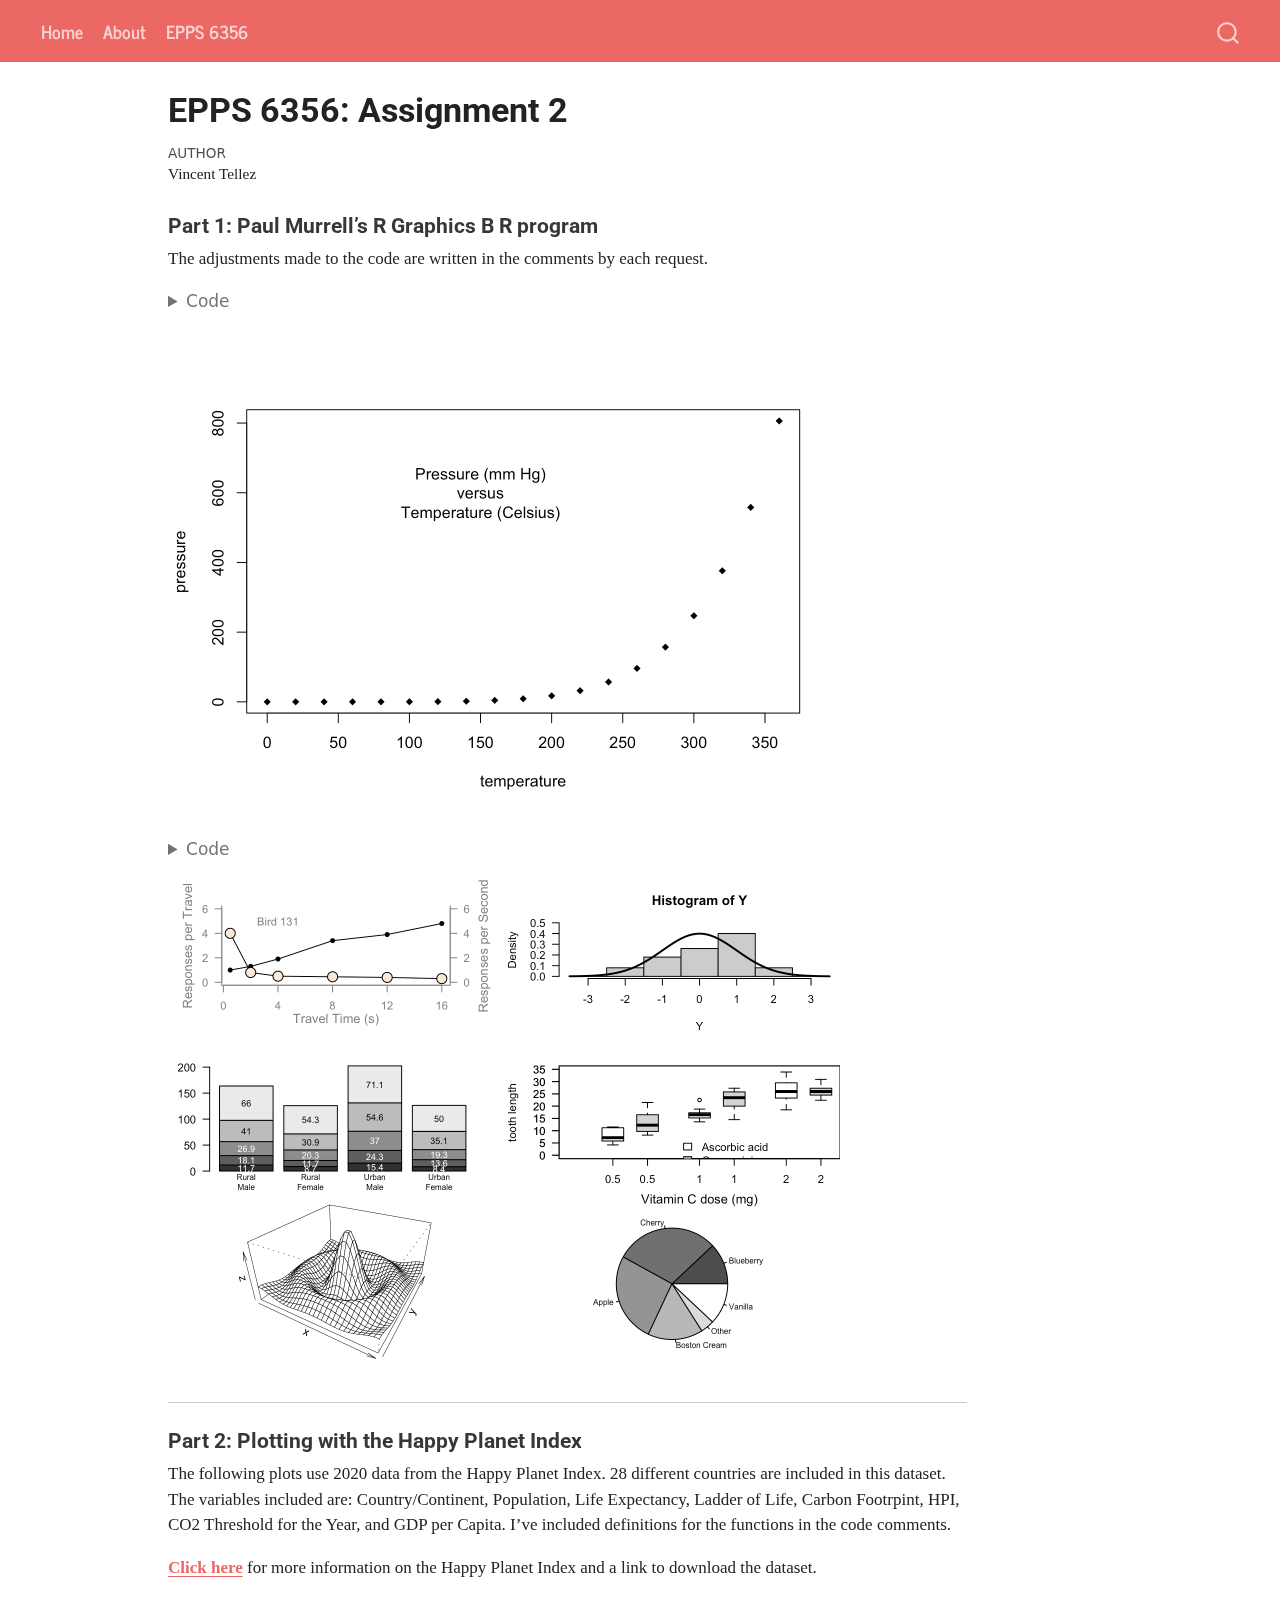
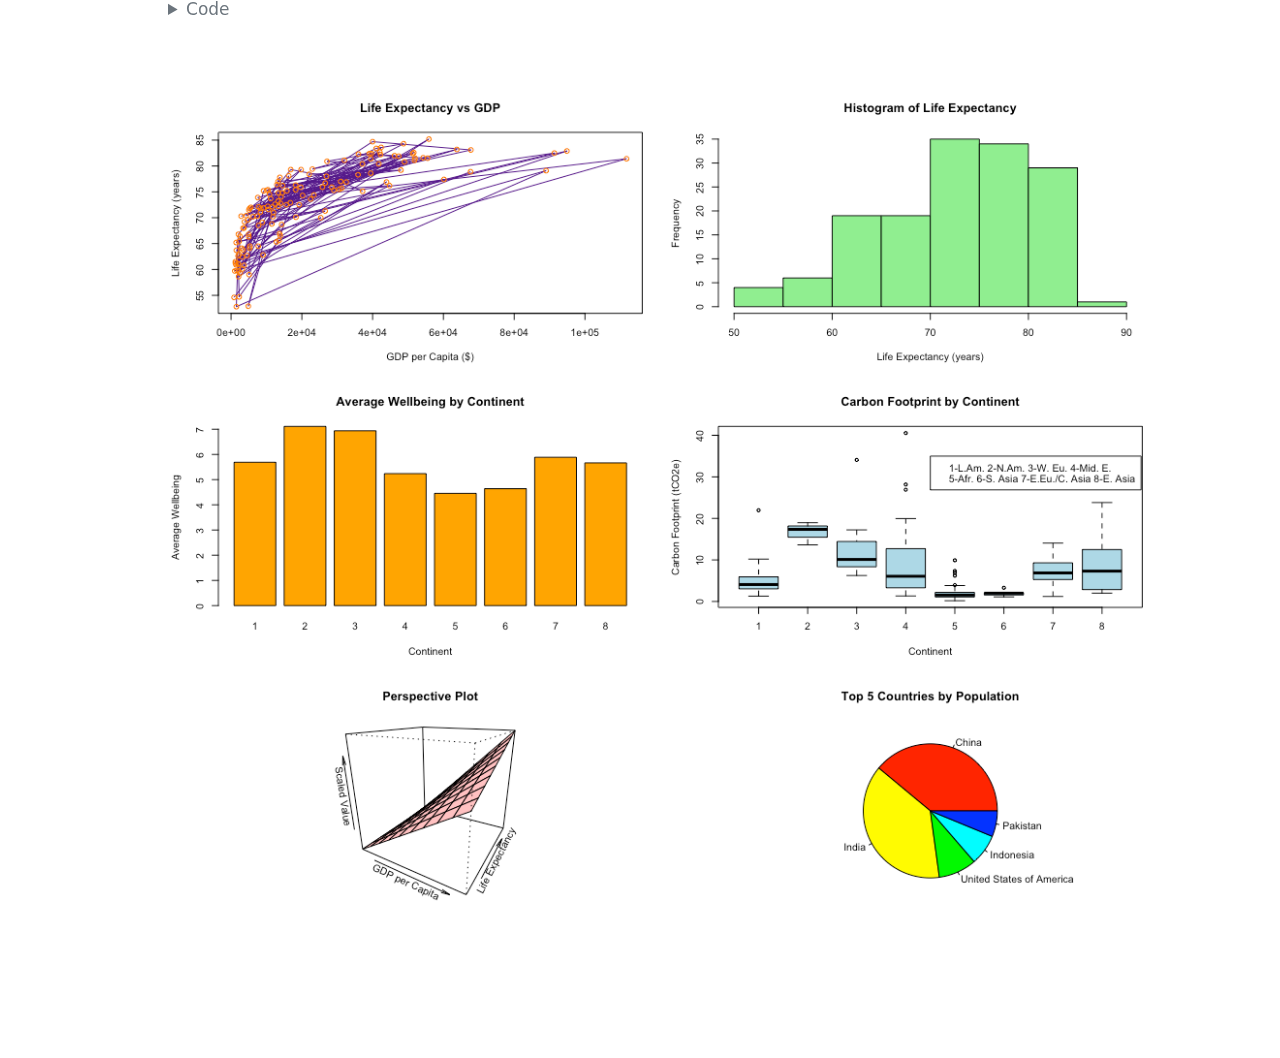
<file: assignment2.html>
<!DOCTYPE html>
<html xmlns="http://www.w3.org/1999/xhtml" lang="en" xml:lang="en"><head>

<meta charset="utf-8">
<meta name="generator" content="quarto-1.5.57">

<meta name="viewport" content="width=device-width, initial-scale=1.0, user-scalable=yes">

<meta name="author" content="Vincent Tellez">

<title>EPPS 6356: Assignment 2 – Vincent Tellez</title>
<style>
code{white-space: pre-wrap;}
span.smallcaps{font-variant: small-caps;}
div.columns{display: flex; gap: min(4vw, 1.5em);}
div.column{flex: auto; overflow-x: auto;}
div.hanging-indent{margin-left: 1.5em; text-indent: -1.5em;}
ul.task-list{list-style: none;}
ul.task-list li input[type="checkbox"] {
  width: 0.8em;
  margin: 0 0.8em 0.2em -1em; /* quarto-specific, see https://github.com/quarto-dev/quarto-cli/issues/4556 */ 
  vertical-align: middle;
}
/* CSS for syntax highlighting */
pre > code.sourceCode { white-space: pre; position: relative; }
pre > code.sourceCode > span { line-height: 1.25; }
pre > code.sourceCode > span:empty { height: 1.2em; }
.sourceCode { overflow: visible; }
code.sourceCode > span { color: inherit; text-decoration: inherit; }
div.sourceCode { margin: 1em 0; }
pre.sourceCode { margin: 0; }
@media screen {
div.sourceCode { overflow: auto; }
}
@media print {
pre > code.sourceCode { white-space: pre-wrap; }
pre > code.sourceCode > span { display: inline-block; text-indent: -5em; padding-left: 5em; }
}
pre.numberSource code
  { counter-reset: source-line 0; }
pre.numberSource code > span
  { position: relative; left: -4em; counter-increment: source-line; }
pre.numberSource code > span > a:first-child::before
  { content: counter(source-line);
    position: relative; left: -1em; text-align: right; vertical-align: baseline;
    border: none; display: inline-block;
    -webkit-touch-callout: none; -webkit-user-select: none;
    -khtml-user-select: none; -moz-user-select: none;
    -ms-user-select: none; user-select: none;
    padding: 0 4px; width: 4em;
  }
pre.numberSource { margin-left: 3em;  padding-left: 4px; }
div.sourceCode
  {   }
@media screen {
pre > code.sourceCode > span > a:first-child::before { text-decoration: underline; }
}
</style>


<script src="site_libs/quarto-nav/quarto-nav.js"></script>
<script src="site_libs/quarto-nav/headroom.min.js"></script>
<script src="site_libs/clipboard/clipboard.min.js"></script>
<script src="site_libs/quarto-search/autocomplete.umd.js"></script>
<script src="site_libs/quarto-search/fuse.min.js"></script>
<script src="site_libs/quarto-search/quarto-search.js"></script>
<meta name="quarto:offset" content="./">
<script src="site_libs/quarto-html/quarto.js"></script>
<script src="site_libs/quarto-html/popper.min.js"></script>
<script src="site_libs/quarto-html/tippy.umd.min.js"></script>
<script src="site_libs/quarto-html/anchor.min.js"></script>
<link href="site_libs/quarto-html/tippy.css" rel="stylesheet">
<script src="site_libs/bootstrap/bootstrap.min.js"></script>
<link href="site_libs/bootstrap/bootstrap-icons.css" rel="stylesheet">
<link href="site_libs/bootstrap/bootstrap.min.css" rel="stylesheet" id="quarto-bootstrap" data-mode="light">
<script id="quarto-search-options" type="application/json">{
  "location": "navbar",
  "copy-button": false,
  "collapse-after": 3,
  "panel-placement": "end",
  "type": "overlay",
  "limit": 50,
  "keyboard-shortcut": [
    "f",
    "/",
    "s"
  ],
  "show-item-context": false,
  "language": {
    "search-no-results-text": "No results",
    "search-matching-documents-text": "matching documents",
    "search-copy-link-title": "Copy link to search",
    "search-hide-matches-text": "Hide additional matches",
    "search-more-match-text": "more match in this document",
    "search-more-matches-text": "more matches in this document",
    "search-clear-button-title": "Clear",
    "search-text-placeholder": "",
    "search-detached-cancel-button-title": "Cancel",
    "search-submit-button-title": "Submit",
    "search-label": "Search"
  }
}</script>


<link rel="stylesheet" href="styles.css">
</head>

<body class="nav-fixed">

<div id="quarto-search-results"></div>
  <header id="quarto-header" class="headroom fixed-top">
    <nav class="navbar navbar-expand-lg " data-bs-theme="dark">
      <div class="navbar-container container-fluid">
            <div id="quarto-search" class="" title="Search"></div>
          <button class="navbar-toggler" type="button" data-bs-toggle="collapse" data-bs-target="#navbarCollapse" aria-controls="navbarCollapse" role="menu" aria-expanded="false" aria-label="Toggle navigation" onclick="if (window.quartoToggleHeadroom) { window.quartoToggleHeadroom(); }">
  <span class="navbar-toggler-icon"></span>
</button>
          <div class="collapse navbar-collapse" id="navbarCollapse">
            <ul class="navbar-nav navbar-nav-scroll me-auto">
  <li class="nav-item">
    <a class="nav-link" href="./index.html"> 
<span class="menu-text">Home</span></a>
  </li>  
  <li class="nav-item">
    <a class="nav-link" href="./about.html"> 
<span class="menu-text">About</span></a>
  </li>  
  <li class="nav-item">
    <a class="nav-link" href="./assignmain.html"> 
<span class="menu-text">EPPS 6356</span></a>
  </li>  
</ul>
          </div> <!-- /navcollapse -->
            <div class="quarto-navbar-tools">
</div>
      </div> <!-- /container-fluid -->
    </nav>
</header>
<!-- content -->
<div id="quarto-content" class="quarto-container page-columns page-rows-contents page-layout-article page-navbar">
<!-- sidebar -->
<!-- margin-sidebar -->
    <div id="quarto-margin-sidebar" class="sidebar margin-sidebar zindex-bottom">
        
    </div>
<!-- main -->
<main class="content" id="quarto-document-content">

<header id="title-block-header" class="quarto-title-block default">
<div class="quarto-title">
<h1 class="title">EPPS 6356: Assignment 2</h1>
</div>



<div class="quarto-title-meta">

    <div>
    <div class="quarto-title-meta-heading">Author</div>
    <div class="quarto-title-meta-contents">
             <p>Vincent Tellez </p>
          </div>
  </div>
    
  
    
  </div>
  


</header>


<section id="part-1-paul-murrells-r-graphics-b-r-program" class="level4">
<h4 class="anchored" data-anchor-id="part-1-paul-murrells-r-graphics-b-r-program">Part 1: Paul Murrell’s R Graphics B R program</h4>
<p>The adjustments made to the code are written in the comments by each request.</p>
<div class="cell">
<details class="code-fold">
<summary>Code</summary>
<div class="sourceCode cell-code" id="cb1"><pre class="sourceCode r code-with-copy"><code class="sourceCode r"><span id="cb1-1"><a href="#cb1-1" aria-hidden="true" tabindex="-1"></a><span class="do">### Paul Murrell's R examples (selected)</span></span>
<span id="cb1-2"><a href="#cb1-2" aria-hidden="true" tabindex="-1"></a><span class="co"># Code provided by Dr. Ho</span></span>
<span id="cb1-3"><a href="#cb1-3" aria-hidden="true" tabindex="-1"></a><span class="do">## Start plotting from basics </span></span>
<span id="cb1-4"><a href="#cb1-4" aria-hidden="true" tabindex="-1"></a><span class="co"># Note the order</span></span>
<span id="cb1-5"><a href="#cb1-5" aria-hidden="true" tabindex="-1"></a><span class="fu">plot</span>(pressure, <span class="at">pch=</span><span class="dv">18</span>)  <span class="co"># Can you change pch? Yes &gt;&gt; changed to 18</span></span>
<span id="cb1-6"><a href="#cb1-6" aria-hidden="true" tabindex="-1"></a><span class="fu">text</span>(<span class="dv">150</span>, <span class="dv">600</span>, </span>
<span id="cb1-7"><a href="#cb1-7" aria-hidden="true" tabindex="-1"></a>     <span class="st">"Pressure (mm Hg)</span><span class="sc">\n</span><span class="st">versus</span><span class="sc">\n</span><span class="st">Temperature (Celsius)"</span>)</span></code><button title="Copy to Clipboard" class="code-copy-button"><i class="bi"></i></button></pre></div>
</details>
<div class="cell-output-display">
<div>
<figure class="figure">
<p><img src="assignment2_files/figure-html/unnamed-chunk-1-1.png" class="img-fluid figure-img" width="672"></p>
</figure>
</div>
</div>
<details class="code-fold">
<summary>Code</summary>
<div class="sourceCode cell-code" id="cb2"><pre class="sourceCode r code-with-copy"><code class="sourceCode r"><span id="cb2-1"><a href="#cb2-1" aria-hidden="true" tabindex="-1"></a><span class="co">#  Examples of standard high-level plots </span></span>
<span id="cb2-2"><a href="#cb2-2" aria-hidden="true" tabindex="-1"></a><span class="co">#  In each case, extra output is also added using low-level </span></span>
<span id="cb2-3"><a href="#cb2-3" aria-hidden="true" tabindex="-1"></a><span class="co">#  plotting functions.</span></span>
<span id="cb2-4"><a href="#cb2-4" aria-hidden="true" tabindex="-1"></a><span class="co"># </span></span>
<span id="cb2-5"><a href="#cb2-5" aria-hidden="true" tabindex="-1"></a></span>
<span id="cb2-6"><a href="#cb2-6" aria-hidden="true" tabindex="-1"></a><span class="co"># Setting the parameter (3 rows by 2 cols)</span></span>
<span id="cb2-7"><a href="#cb2-7" aria-hidden="true" tabindex="-1"></a><span class="fu">par</span>(<span class="at">mfrow=</span><span class="fu">c</span>(<span class="dv">3</span>, <span class="dv">2</span>))</span>
<span id="cb2-8"><a href="#cb2-8" aria-hidden="true" tabindex="-1"></a></span>
<span id="cb2-9"><a href="#cb2-9" aria-hidden="true" tabindex="-1"></a><span class="co"># Scatterplot</span></span>
<span id="cb2-10"><a href="#cb2-10" aria-hidden="true" tabindex="-1"></a><span class="co"># Note the incremental additions</span></span>
<span id="cb2-11"><a href="#cb2-11" aria-hidden="true" tabindex="-1"></a></span>
<span id="cb2-12"><a href="#cb2-12" aria-hidden="true" tabindex="-1"></a>x <span class="ot">&lt;-</span> <span class="fu">c</span>(<span class="fl">0.5</span>, <span class="dv">2</span>, <span class="dv">4</span>, <span class="dv">8</span>, <span class="dv">12</span>, <span class="dv">16</span>)</span>
<span id="cb2-13"><a href="#cb2-13" aria-hidden="true" tabindex="-1"></a>y1 <span class="ot">&lt;-</span> <span class="fu">c</span>(<span class="dv">1</span>, <span class="fl">1.3</span>, <span class="fl">1.9</span>, <span class="fl">3.4</span>, <span class="fl">3.9</span>, <span class="fl">4.8</span>)</span>
<span id="cb2-14"><a href="#cb2-14" aria-hidden="true" tabindex="-1"></a>y2 <span class="ot">&lt;-</span> <span class="fu">c</span>(<span class="dv">4</span>, .<span class="dv">8</span>, .<span class="dv">5</span>, .<span class="dv">45</span>, .<span class="dv">4</span>, .<span class="dv">3</span>)</span>
<span id="cb2-15"><a href="#cb2-15" aria-hidden="true" tabindex="-1"></a></span>
<span id="cb2-16"><a href="#cb2-16" aria-hidden="true" tabindex="-1"></a><span class="co"># Setting label orientation, margins c(bottom, left, top, right) &amp; text size</span></span>
<span id="cb2-17"><a href="#cb2-17" aria-hidden="true" tabindex="-1"></a><span class="fu">par</span>(<span class="at">las=</span><span class="dv">1</span>, <span class="at">mar=</span><span class="fu">c</span>(<span class="dv">4</span>, <span class="dv">4</span>, <span class="dv">2</span>, <span class="dv">4</span>), <span class="at">cex=</span>.<span class="dv">7</span>) </span>
<span id="cb2-18"><a href="#cb2-18" aria-hidden="true" tabindex="-1"></a><span class="fu">plot.new</span>()</span>
<span id="cb2-19"><a href="#cb2-19" aria-hidden="true" tabindex="-1"></a><span class="fu">plot.window</span>(<span class="fu">range</span>(x), <span class="fu">c</span>(<span class="dv">0</span>, <span class="dv">6</span>))</span>
<span id="cb2-20"><a href="#cb2-20" aria-hidden="true" tabindex="-1"></a><span class="fu">lines</span>(x, y1)</span>
<span id="cb2-21"><a href="#cb2-21" aria-hidden="true" tabindex="-1"></a><span class="fu">lines</span>(x, y2)</span>
<span id="cb2-22"><a href="#cb2-22" aria-hidden="true" tabindex="-1"></a><span class="fu">points</span>(x, y1, <span class="at">pch=</span><span class="dv">16</span>, <span class="at">cex=</span><span class="dv">1</span>) <span class="co"># Try different cex value?  Changed from 2 -&gt; 1</span></span>
<span id="cb2-23"><a href="#cb2-23" aria-hidden="true" tabindex="-1"></a><span class="fu">points</span>(x, y2, <span class="at">pch=</span><span class="dv">21</span>, <span class="at">bg=</span><span class="st">"antiquewhite"</span>, <span class="at">cex=</span><span class="dv">2</span>)  <span class="co"># Different background color</span></span>
<span id="cb2-24"><a href="#cb2-24" aria-hidden="true" tabindex="-1"></a><span class="co"># Changed to antiquewhite</span></span>
<span id="cb2-25"><a href="#cb2-25" aria-hidden="true" tabindex="-1"></a><span class="fu">par</span>(<span class="at">col=</span><span class="st">"gray50"</span>, <span class="at">fg=</span><span class="st">"gray50"</span>, <span class="at">col.axis=</span><span class="st">"gray50"</span>)</span>
<span id="cb2-26"><a href="#cb2-26" aria-hidden="true" tabindex="-1"></a><span class="fu">axis</span>(<span class="dv">1</span>, <span class="at">at=</span><span class="fu">seq</span>(<span class="dv">0</span>, <span class="dv">16</span>, <span class="dv">4</span>)) <span class="co"># What is the first number standing for?</span></span>
<span id="cb2-27"><a href="#cb2-27" aria-hidden="true" tabindex="-1"></a>  <span class="co"># the first number is for the x-axis</span></span>
<span id="cb2-28"><a href="#cb2-28" aria-hidden="true" tabindex="-1"></a><span class="fu">axis</span>(<span class="dv">2</span>, <span class="at">at=</span><span class="fu">seq</span>(<span class="dv">0</span>, <span class="dv">6</span>, <span class="dv">2</span>))</span>
<span id="cb2-29"><a href="#cb2-29" aria-hidden="true" tabindex="-1"></a><span class="fu">axis</span>(<span class="dv">4</span>, <span class="at">at=</span><span class="fu">seq</span>(<span class="dv">0</span>, <span class="dv">6</span>, <span class="dv">2</span>))</span>
<span id="cb2-30"><a href="#cb2-30" aria-hidden="true" tabindex="-1"></a><span class="fu">box</span>(<span class="at">bty=</span><span class="st">"u"</span>)</span>
<span id="cb2-31"><a href="#cb2-31" aria-hidden="true" tabindex="-1"></a><span class="fu">mtext</span>(<span class="st">"Travel Time (s)"</span>, <span class="at">side=</span><span class="dv">1</span>, <span class="at">line=</span><span class="dv">2</span>, <span class="at">cex=</span><span class="fl">0.8</span>)</span>
<span id="cb2-32"><a href="#cb2-32" aria-hidden="true" tabindex="-1"></a><span class="fu">mtext</span>(<span class="st">"Responses per Travel"</span>, <span class="at">side=</span><span class="dv">2</span>, <span class="at">line=</span><span class="dv">2</span>, <span class="at">las=</span><span class="dv">0</span>, <span class="at">cex=</span><span class="fl">0.8</span>)</span>
<span id="cb2-33"><a href="#cb2-33" aria-hidden="true" tabindex="-1"></a><span class="fu">mtext</span>(<span class="st">"Responses per Second"</span>, <span class="at">side=</span><span class="dv">4</span>, <span class="at">line=</span><span class="dv">2</span>, <span class="at">las=</span><span class="dv">0</span>, <span class="at">cex=</span><span class="fl">0.8</span>)</span>
<span id="cb2-34"><a href="#cb2-34" aria-hidden="true" tabindex="-1"></a><span class="fu">text</span>(<span class="dv">4</span>, <span class="dv">5</span>, <span class="st">"Bird 131"</span>)</span>
<span id="cb2-35"><a href="#cb2-35" aria-hidden="true" tabindex="-1"></a><span class="fu">par</span>(<span class="at">mar=</span><span class="fu">c</span>(<span class="fl">5.1</span>, <span class="fl">4.1</span>, <span class="fl">4.1</span>, <span class="fl">2.1</span>), <span class="at">col=</span><span class="st">"black"</span>, <span class="at">fg=</span><span class="st">"black"</span>, <span class="at">col.axis=</span><span class="st">"black"</span>)</span>
<span id="cb2-36"><a href="#cb2-36" aria-hidden="true" tabindex="-1"></a></span>
<span id="cb2-37"><a href="#cb2-37" aria-hidden="true" tabindex="-1"></a><span class="co"># Histogram</span></span>
<span id="cb2-38"><a href="#cb2-38" aria-hidden="true" tabindex="-1"></a><span class="co"># Random data</span></span>
<span id="cb2-39"><a href="#cb2-39" aria-hidden="true" tabindex="-1"></a>Y <span class="ot">&lt;-</span> <span class="fu">rnorm</span>(<span class="dv">50</span>)</span>
<span id="cb2-40"><a href="#cb2-40" aria-hidden="true" tabindex="-1"></a><span class="co"># Make sure no Y exceed [-3.5, 3.5]</span></span>
<span id="cb2-41"><a href="#cb2-41" aria-hidden="true" tabindex="-1"></a>Y[Y <span class="sc">&lt;</span> <span class="sc">-</span><span class="fl">3.5</span> <span class="sc">|</span> Y <span class="sc">&gt;</span> <span class="fl">3.5</span>] <span class="ot">&lt;-</span> <span class="cn">NA</span> <span class="co"># Selection/set range</span></span>
<span id="cb2-42"><a href="#cb2-42" aria-hidden="true" tabindex="-1"></a>x <span class="ot">&lt;-</span> <span class="fu">seq</span>(<span class="sc">-</span><span class="fl">3.5</span>, <span class="fl">3.5</span>, .<span class="dv">1</span>)</span>
<span id="cb2-43"><a href="#cb2-43" aria-hidden="true" tabindex="-1"></a>dn <span class="ot">&lt;-</span> <span class="fu">dnorm</span>(x)</span>
<span id="cb2-44"><a href="#cb2-44" aria-hidden="true" tabindex="-1"></a><span class="fu">par</span>(<span class="at">mar=</span><span class="fu">c</span>(<span class="fl">4.5</span>, <span class="fl">4.1</span>, <span class="fl">3.1</span>, <span class="dv">0</span>))</span>
<span id="cb2-45"><a href="#cb2-45" aria-hidden="true" tabindex="-1"></a><span class="fu">hist</span>(Y, <span class="at">breaks=</span><span class="fu">seq</span>(<span class="sc">-</span><span class="fl">3.5</span>, <span class="fl">3.5</span>), <span class="at">ylim=</span><span class="fu">c</span>(<span class="dv">0</span>, <span class="fl">0.5</span>), </span>
<span id="cb2-46"><a href="#cb2-46" aria-hidden="true" tabindex="-1"></a>     <span class="at">col=</span><span class="st">"gray80"</span>, <span class="at">freq=</span><span class="cn">FALSE</span>)</span>
<span id="cb2-47"><a href="#cb2-47" aria-hidden="true" tabindex="-1"></a><span class="fu">lines</span>(x, <span class="fu">dnorm</span>(x), <span class="at">lwd=</span><span class="dv">2</span>)</span>
<span id="cb2-48"><a href="#cb2-48" aria-hidden="true" tabindex="-1"></a><span class="fu">par</span>(<span class="at">mar=</span><span class="fu">c</span>(<span class="fl">5.1</span>, <span class="fl">4.1</span>, <span class="fl">4.1</span>, <span class="fl">2.1</span>))</span>
<span id="cb2-49"><a href="#cb2-49" aria-hidden="true" tabindex="-1"></a></span>
<span id="cb2-50"><a href="#cb2-50" aria-hidden="true" tabindex="-1"></a><span class="co"># Barplot</span></span>
<span id="cb2-51"><a href="#cb2-51" aria-hidden="true" tabindex="-1"></a><span class="fu">par</span>(<span class="at">mar=</span><span class="fu">c</span>(<span class="dv">2</span>, <span class="fl">3.1</span>, <span class="dv">2</span>, <span class="fl">2.1</span>)) </span>
<span id="cb2-52"><a href="#cb2-52" aria-hidden="true" tabindex="-1"></a>midpts <span class="ot">&lt;-</span> <span class="fu">barplot</span>(VADeaths, </span>
<span id="cb2-53"><a href="#cb2-53" aria-hidden="true" tabindex="-1"></a>                  <span class="at">col=</span><span class="fu">gray</span>(<span class="fl">0.1</span> <span class="sc">+</span> <span class="fu">seq</span>(<span class="dv">1</span>, <span class="dv">9</span>, <span class="dv">2</span>)<span class="sc">/</span><span class="dv">11</span>), </span>
<span id="cb2-54"><a href="#cb2-54" aria-hidden="true" tabindex="-1"></a>                  <span class="at">names=</span><span class="fu">rep</span>(<span class="st">""</span>, <span class="dv">4</span>))</span>
<span id="cb2-55"><a href="#cb2-55" aria-hidden="true" tabindex="-1"></a><span class="fu">mtext</span>(<span class="fu">sub</span>(<span class="st">" "</span>, <span class="st">"</span><span class="sc">\n</span><span class="st">"</span>, <span class="fu">colnames</span>(VADeaths)),</span>
<span id="cb2-56"><a href="#cb2-56" aria-hidden="true" tabindex="-1"></a>      <span class="at">at=</span>midpts, <span class="at">side=</span><span class="dv">1</span>, <span class="at">line=</span><span class="fl">0.5</span>, <span class="at">cex=</span><span class="fl">0.5</span>)</span>
<span id="cb2-57"><a href="#cb2-57" aria-hidden="true" tabindex="-1"></a><span class="fu">text</span>(<span class="fu">rep</span>(midpts, <span class="at">each=</span><span class="dv">5</span>), <span class="fu">apply</span>(VADeaths, <span class="dv">2</span>, cumsum) <span class="sc">-</span> VADeaths<span class="sc">/</span><span class="dv">2</span>,</span>
<span id="cb2-58"><a href="#cb2-58" aria-hidden="true" tabindex="-1"></a>     VADeaths, </span>
<span id="cb2-59"><a href="#cb2-59" aria-hidden="true" tabindex="-1"></a>     <span class="at">col=</span><span class="fu">rep</span>(<span class="fu">c</span>(<span class="st">"white"</span>, <span class="st">"black"</span>), <span class="at">times=</span><span class="dv">3</span><span class="sc">:</span><span class="dv">2</span>), </span>
<span id="cb2-60"><a href="#cb2-60" aria-hidden="true" tabindex="-1"></a>     <span class="at">cex=</span><span class="fl">0.8</span>)</span>
<span id="cb2-61"><a href="#cb2-61" aria-hidden="true" tabindex="-1"></a><span class="fu">par</span>(<span class="at">mar=</span><span class="fu">c</span>(<span class="fl">5.1</span>, <span class="fl">4.1</span>, <span class="fl">4.1</span>, <span class="fl">2.1</span>))  </span>
<span id="cb2-62"><a href="#cb2-62" aria-hidden="true" tabindex="-1"></a></span>
<span id="cb2-63"><a href="#cb2-63" aria-hidden="true" tabindex="-1"></a><span class="co"># Boxplot</span></span>
<span id="cb2-64"><a href="#cb2-64" aria-hidden="true" tabindex="-1"></a><span class="fu">par</span>(<span class="at">mar=</span><span class="fu">c</span>(<span class="dv">3</span>, <span class="fl">4.1</span>, <span class="dv">2</span>, <span class="dv">0</span>))</span>
<span id="cb2-65"><a href="#cb2-65" aria-hidden="true" tabindex="-1"></a><span class="fu">boxplot</span>(len <span class="sc">~</span> dose, <span class="at">data =</span> ToothGrowth,</span>
<span id="cb2-66"><a href="#cb2-66" aria-hidden="true" tabindex="-1"></a>        <span class="at">boxwex =</span> <span class="fl">0.25</span>, <span class="at">at =</span> <span class="dv">1</span><span class="sc">:</span><span class="dv">3</span> <span class="sc">-</span> <span class="fl">0.2</span>,</span>
<span id="cb2-67"><a href="#cb2-67" aria-hidden="true" tabindex="-1"></a>        <span class="at">subset=</span> supp <span class="sc">==</span> <span class="st">"VC"</span>, <span class="at">col=</span><span class="st">"white"</span>,</span>
<span id="cb2-68"><a href="#cb2-68" aria-hidden="true" tabindex="-1"></a>        <span class="at">xlab=</span><span class="st">""</span>,</span>
<span id="cb2-69"><a href="#cb2-69" aria-hidden="true" tabindex="-1"></a>        <span class="at">ylab=</span><span class="st">"tooth length"</span>, <span class="at">ylim=</span><span class="fu">c</span>(<span class="dv">0</span>,<span class="dv">35</span>))</span>
<span id="cb2-70"><a href="#cb2-70" aria-hidden="true" tabindex="-1"></a><span class="fu">mtext</span>(<span class="st">"Vitamin C dose (mg)"</span>, <span class="at">side=</span><span class="dv">1</span>, <span class="at">line=</span><span class="fl">2.5</span>, <span class="at">cex=</span><span class="fl">0.8</span>)</span>
<span id="cb2-71"><a href="#cb2-71" aria-hidden="true" tabindex="-1"></a><span class="fu">boxplot</span>(len <span class="sc">~</span> dose, <span class="at">data =</span> ToothGrowth, <span class="at">add =</span> <span class="cn">TRUE</span>,</span>
<span id="cb2-72"><a href="#cb2-72" aria-hidden="true" tabindex="-1"></a>        <span class="at">boxwex =</span> <span class="fl">0.25</span>, <span class="at">at =</span> <span class="dv">1</span><span class="sc">:</span><span class="dv">3</span> <span class="sc">+</span> <span class="fl">0.2</span>,</span>
<span id="cb2-73"><a href="#cb2-73" aria-hidden="true" tabindex="-1"></a>        </span>
<span id="cb2-74"><a href="#cb2-74" aria-hidden="true" tabindex="-1"></a>        <span class="at">subset=</span> supp <span class="sc">==</span> <span class="st">"OJ"</span>)</span>
<span id="cb2-75"><a href="#cb2-75" aria-hidden="true" tabindex="-1"></a><span class="fu">legend</span>(<span class="fl">1.5</span>, <span class="dv">9</span>, <span class="fu">c</span>(<span class="st">"Ascorbic acid"</span>, <span class="st">"Orange juice"</span>), </span>
<span id="cb2-76"><a href="#cb2-76" aria-hidden="true" tabindex="-1"></a>       <span class="at">fill =</span> <span class="fu">c</span>(<span class="st">"white"</span>, <span class="st">"gray"</span>), </span>
<span id="cb2-77"><a href="#cb2-77" aria-hidden="true" tabindex="-1"></a>       <span class="at">bty=</span><span class="st">"n"</span>)</span>
<span id="cb2-78"><a href="#cb2-78" aria-hidden="true" tabindex="-1"></a><span class="fu">par</span>(<span class="at">mar=</span><span class="fu">c</span>(<span class="fl">5.1</span>, <span class="fl">4.1</span>, <span class="fl">4.1</span>, <span class="fl">2.1</span>))</span>
<span id="cb2-79"><a href="#cb2-79" aria-hidden="true" tabindex="-1"></a></span>
<span id="cb2-80"><a href="#cb2-80" aria-hidden="true" tabindex="-1"></a><span class="co"># Persp</span></span>
<span id="cb2-81"><a href="#cb2-81" aria-hidden="true" tabindex="-1"></a>x <span class="ot">&lt;-</span> <span class="fu">seq</span>(<span class="sc">-</span><span class="dv">10</span>, <span class="dv">10</span>, <span class="at">length=</span> <span class="dv">30</span>)</span>
<span id="cb2-82"><a href="#cb2-82" aria-hidden="true" tabindex="-1"></a>y <span class="ot">&lt;-</span> x</span>
<span id="cb2-83"><a href="#cb2-83" aria-hidden="true" tabindex="-1"></a>f <span class="ot">&lt;-</span> <span class="cf">function</span>(x,y) { r <span class="ot">&lt;-</span> <span class="fu">sqrt</span>(x<span class="sc">^</span><span class="dv">2</span><span class="sc">+</span>y<span class="sc">^</span><span class="dv">2</span>); <span class="dv">10</span> <span class="sc">*</span> <span class="fu">sin</span>(r)<span class="sc">/</span>r }</span>
<span id="cb2-84"><a href="#cb2-84" aria-hidden="true" tabindex="-1"></a>z <span class="ot">&lt;-</span> <span class="fu">outer</span>(x, y, f)</span>
<span id="cb2-85"><a href="#cb2-85" aria-hidden="true" tabindex="-1"></a>z[<span class="fu">is.na</span>(z)] <span class="ot">&lt;-</span> <span class="dv">1</span></span>
<span id="cb2-86"><a href="#cb2-86" aria-hidden="true" tabindex="-1"></a><span class="co"># 0.5 to include z axis label</span></span>
<span id="cb2-87"><a href="#cb2-87" aria-hidden="true" tabindex="-1"></a><span class="fu">par</span>(<span class="at">mar=</span><span class="fu">c</span>(<span class="dv">0</span>, <span class="fl">0.5</span>, <span class="dv">0</span>, <span class="dv">0</span>), <span class="at">lwd=</span><span class="fl">0.5</span>)</span>
<span id="cb2-88"><a href="#cb2-88" aria-hidden="true" tabindex="-1"></a><span class="fu">persp</span>(x, y, z, <span class="at">theta =</span> <span class="dv">30</span>, <span class="at">phi =</span> <span class="dv">30</span>, </span>
<span id="cb2-89"><a href="#cb2-89" aria-hidden="true" tabindex="-1"></a>      <span class="at">expand =</span> <span class="fl">0.5</span>)</span>
<span id="cb2-90"><a href="#cb2-90" aria-hidden="true" tabindex="-1"></a><span class="fu">par</span>(<span class="at">mar=</span><span class="fu">c</span>(<span class="fl">5.1</span>, <span class="fl">4.1</span>, <span class="fl">4.1</span>, <span class="fl">2.1</span>), <span class="at">lwd=</span><span class="dv">1</span>)</span>
<span id="cb2-91"><a href="#cb2-91" aria-hidden="true" tabindex="-1"></a></span>
<span id="cb2-92"><a href="#cb2-92" aria-hidden="true" tabindex="-1"></a><span class="co"># Piechart</span></span>
<span id="cb2-93"><a href="#cb2-93" aria-hidden="true" tabindex="-1"></a><span class="fu">par</span>(<span class="at">mar=</span><span class="fu">c</span>(<span class="dv">0</span>, <span class="dv">2</span>, <span class="dv">1</span>, <span class="dv">2</span>), <span class="at">xpd=</span><span class="cn">FALSE</span>, <span class="at">cex=</span><span class="fl">0.5</span>)</span>
<span id="cb2-94"><a href="#cb2-94" aria-hidden="true" tabindex="-1"></a>pie.sales <span class="ot">&lt;-</span> <span class="fu">c</span>(<span class="fl">0.12</span>, <span class="fl">0.3</span>, <span class="fl">0.26</span>, <span class="fl">0.16</span>, <span class="fl">0.04</span>, <span class="fl">0.12</span>)</span>
<span id="cb2-95"><a href="#cb2-95" aria-hidden="true" tabindex="-1"></a><span class="fu">names</span>(pie.sales) <span class="ot">&lt;-</span> <span class="fu">c</span>(<span class="st">"Blueberry"</span>, <span class="st">"Cherry"</span>,</span>
<span id="cb2-96"><a href="#cb2-96" aria-hidden="true" tabindex="-1"></a>                      <span class="st">"Apple"</span>, <span class="st">"Boston Cream"</span>, <span class="st">"Other"</span>, <span class="st">"Vanilla"</span>)</span>
<span id="cb2-97"><a href="#cb2-97" aria-hidden="true" tabindex="-1"></a><span class="fu">pie</span>(pie.sales, <span class="at">col =</span> <span class="fu">gray</span>(<span class="fu">seq</span>(<span class="fl">0.3</span>,<span class="fl">1.0</span>,<span class="at">length=</span><span class="dv">6</span>)))</span></code><button title="Copy to Clipboard" class="code-copy-button"><i class="bi"></i></button></pre></div>
</details>
<div class="cell-output-display">
<div>
<figure class="figure">
<p><img src="assignment2_files/figure-html/unnamed-chunk-1-2.png" class="img-fluid figure-img" width="672"></p>
</figure>
</div>
</div>
</div>
<hr>
</section>
<section id="part-2-plotting-with-the-happy-planet-index" class="level4">
<h4 class="anchored" data-anchor-id="part-2-plotting-with-the-happy-planet-index">Part 2: Plotting with the Happy Planet Index</h4>
<p>The following plots use 2020 data from the Happy Planet Index. 28 different countries are included in this dataset. The variables included are: Country/Continent, Population, Life Expectancy, Ladder of Life, Carbon Footrpint, HPI, CO2 Threshold for the Year, and GDP per Capita. I’ve included definitions for the functions in the code comments.</p>
<p><a href="https://happyplanetindex.org/"><strong>Click here</strong></a> for more information on the Happy Planet Index and a link to download the dataset.</p>
<div class="cell">
<details class="code-fold">
<summary>Code</summary>
<div class="sourceCode cell-code" id="cb3"><pre class="sourceCode r code-with-copy"><code class="sourceCode r"><span id="cb3-1"><a href="#cb3-1" aria-hidden="true" tabindex="-1"></a><span class="co"># Disclaimer: ChatGPT assisted with writing this code</span></span>
<span id="cb3-2"><a href="#cb3-2" aria-hidden="true" tabindex="-1"></a><span class="fu">library</span>(tidyr) <span class="co"># for dropping NAs</span></span>
<span id="cb3-3"><a href="#cb3-3" aria-hidden="true" tabindex="-1"></a></span>
<span id="cb3-4"><a href="#cb3-4" aria-hidden="true" tabindex="-1"></a>data <span class="ot">&lt;-</span> <span class="fu">read.csv</span>(<span class="st">'hpi_global_2020.csv'</span>)</span>
<span id="cb3-5"><a href="#cb3-5" aria-hidden="true" tabindex="-1"></a></span>
<span id="cb3-6"><a href="#cb3-6" aria-hidden="true" tabindex="-1"></a><span class="co"># Set up the table with 3 rows and 2 columns</span></span>
<span id="cb3-7"><a href="#cb3-7" aria-hidden="true" tabindex="-1"></a>  <span class="co"># Just like in Murrell's example</span></span>
<span id="cb3-8"><a href="#cb3-8" aria-hidden="true" tabindex="-1"></a><span class="fu">par</span>(<span class="at">mfrow =</span> <span class="fu">c</span>(<span class="dv">3</span>, <span class="dv">2</span>))</span>
<span id="cb3-9"><a href="#cb3-9" aria-hidden="true" tabindex="-1"></a></span>
<span id="cb3-10"><a href="#cb3-10" aria-hidden="true" tabindex="-1"></a><span class="co"># 1. Line graph of GDP per capita vs Life Expectancy</span></span>
<span id="cb3-11"><a href="#cb3-11" aria-hidden="true" tabindex="-1"></a><span class="fu">plot</span>(data<span class="sc">$</span><span class="st">`</span><span class="at">GDP.per.capita....</span><span class="st">`</span>, data<span class="sc">$</span><span class="st">`</span><span class="at">Life.Expectancy..years.</span><span class="st">`</span>,</span>
<span id="cb3-12"><a href="#cb3-12" aria-hidden="true" tabindex="-1"></a>     <span class="at">type =</span> <span class="st">"n"</span>, <span class="at">main =</span> <span class="st">"Life Expectancy vs GDP"</span>,</span>
<span id="cb3-13"><a href="#cb3-13" aria-hidden="true" tabindex="-1"></a>     <span class="at">xlab =</span> <span class="st">"GDP per Capita ($)"</span>, <span class="at">ylab =</span> <span class="st">"Life Expectancy (years)"</span>)</span>
<span id="cb3-14"><a href="#cb3-14" aria-hidden="true" tabindex="-1"></a>  <span class="co"># This sets up our axis and first plotting area</span></span>
<span id="cb3-15"><a href="#cb3-15" aria-hidden="true" tabindex="-1"></a><span class="fu">lines</span>(data<span class="sc">$</span><span class="st">`</span><span class="at">GDP.per.capita....</span><span class="st">`</span>, data<span class="sc">$</span><span class="st">`</span><span class="at">Life.Expectancy..years.</span><span class="st">`</span>, <span class="at">col =</span> <span class="st">"purple4"</span>)</span>
<span id="cb3-16"><a href="#cb3-16" aria-hidden="true" tabindex="-1"></a>  <span class="co"># This function draws the lines that connect out points</span></span>
<span id="cb3-17"><a href="#cb3-17" aria-hidden="true" tabindex="-1"></a><span class="fu">points</span>(data<span class="sc">$</span><span class="st">`</span><span class="at">GDP.per.capita....</span><span class="st">`</span>, data<span class="sc">$</span><span class="st">`</span><span class="at">Life.Expectancy..years.</span><span class="st">`</span>, <span class="at">col =</span> <span class="st">"darkorange1"</span>)</span>
<span id="cb3-18"><a href="#cb3-18" aria-hidden="true" tabindex="-1"></a><span class="co"># axis(1, at=seq(1, 8, 1))</span></span>
<span id="cb3-19"><a href="#cb3-19" aria-hidden="true" tabindex="-1"></a><span class="co"># 'axis()' let's you draw custom axes</span></span>
<span id="cb3-20"><a href="#cb3-20" aria-hidden="true" tabindex="-1"></a></span>
<span id="cb3-21"><a href="#cb3-21" aria-hidden="true" tabindex="-1"></a><span class="co"># 2. Histogram of Life Expectancy</span></span>
<span id="cb3-22"><a href="#cb3-22" aria-hidden="true" tabindex="-1"></a><span class="fu">hist</span>(data<span class="sc">$</span><span class="st">`</span><span class="at">Life.Expectancy..years.</span><span class="st">`</span>, <span class="at">main =</span> <span class="st">"Histogram of Life Expectancy"</span>,</span>
<span id="cb3-23"><a href="#cb3-23" aria-hidden="true" tabindex="-1"></a>     <span class="at">xlab =</span> <span class="st">"Life Expectancy (years)"</span>, <span class="at">col =</span> <span class="st">"lightgreen"</span>, <span class="at">breaks =</span> <span class="dv">10</span>)</span>
<span id="cb3-24"><a href="#cb3-24" aria-hidden="true" tabindex="-1"></a>  <span class="co"># This creates the histogram and its labels</span></span>
<span id="cb3-25"><a href="#cb3-25" aria-hidden="true" tabindex="-1"></a></span>
<span id="cb3-26"><a href="#cb3-26" aria-hidden="true" tabindex="-1"></a><span class="co"># 3. Bar plot - Average Wellbeing per Continent</span></span>
<span id="cb3-27"><a href="#cb3-27" aria-hidden="true" tabindex="-1"></a>avg_wellbeing <span class="ot">&lt;-</span> <span class="fu">tapply</span>(data<span class="sc">$</span><span class="st">`</span><span class="at">Ladder.of.life..Wellbeing...0.10.</span><span class="st">`</span>, data<span class="sc">$</span>Continent, mean)</span>
<span id="cb3-28"><a href="#cb3-28" aria-hidden="true" tabindex="-1"></a><span class="fu">barplot</span>(avg_wellbeing, <span class="at">main =</span> <span class="st">"Average Wellbeing by Continent"</span>,</span>
<span id="cb3-29"><a href="#cb3-29" aria-hidden="true" tabindex="-1"></a>        <span class="at">xlab =</span> <span class="st">"Continent"</span>, <span class="at">ylab =</span> <span class="st">"Average Wellbeing"</span>, <span class="at">col =</span> <span class="st">"orange"</span>)</span>
<span id="cb3-30"><a href="#cb3-30" aria-hidden="true" tabindex="-1"></a>  <span class="co"># This plots the bar plot and labels it</span></span>
<span id="cb3-31"><a href="#cb3-31" aria-hidden="true" tabindex="-1"></a></span>
<span id="cb3-32"><a href="#cb3-32" aria-hidden="true" tabindex="-1"></a><span class="co"># 4. Box plot: Carbon Footprint by Continent</span></span>
<span id="cb3-33"><a href="#cb3-33" aria-hidden="true" tabindex="-1"></a><span class="fu">boxplot</span>(data<span class="sc">$</span><span class="st">`</span><span class="at">Carbon.Footprint..tCO2e.</span><span class="st">`</span> <span class="sc">~</span> data<span class="sc">$</span>Continent, <span class="at">main =</span> <span class="st">"Carbon Footprint by Continent"</span>,</span>
<span id="cb3-34"><a href="#cb3-34" aria-hidden="true" tabindex="-1"></a>        <span class="at">xlab =</span> <span class="st">"Continent"</span>, <span class="at">ylab =</span> <span class="st">"Carbon Footprint (tCO2e)"</span>, <span class="at">col =</span> <span class="st">"lightblue"</span>)</span>
<span id="cb3-35"><a href="#cb3-35" aria-hidden="true" tabindex="-1"></a>  <span class="co"># This function creates the box plot in one go</span></span>
<span id="cb3-36"><a href="#cb3-36" aria-hidden="true" tabindex="-1"></a><span class="fu">legend</span>(<span class="fl">4.5</span>, <span class="dv">35</span>,<span class="at">legend =</span> <span class="fu">c</span>(<span class="st">"1-L.Am. 2-N.Am. 3-W. Eu. 4-Mid. E."</span>, <span class="st">"5-Afr. 6-S. Asia 7-E.Eu./C. Asia 8-E. Asia"</span>))</span>
<span id="cb3-37"><a href="#cb3-37" aria-hidden="true" tabindex="-1"></a>  <span class="co"># This function adds a legend to a plot at the coordinates you set</span></span>
<span id="cb3-38"><a href="#cb3-38" aria-hidden="true" tabindex="-1"></a></span>
<span id="cb3-39"><a href="#cb3-39" aria-hidden="true" tabindex="-1"></a><span class="co"># 5. Perspective plot of GDP and Life Expectancy</span></span>
<span id="cb3-40"><a href="#cb3-40" aria-hidden="true" tabindex="-1"></a><span class="co"># Drop NAs</span></span>
<span id="cb3-41"><a href="#cb3-41" aria-hidden="true" tabindex="-1"></a>data1 <span class="ot">&lt;-</span> data <span class="sc">%&gt;%</span> <span class="fu">drop_na</span>(GDP.per.capita....)</span>
<span id="cb3-42"><a href="#cb3-42" aria-hidden="true" tabindex="-1"></a></span>
<span id="cb3-43"><a href="#cb3-43" aria-hidden="true" tabindex="-1"></a>x <span class="ot">&lt;-</span> <span class="fu">seq</span>(<span class="fu">min</span>(data1<span class="sc">$</span><span class="st">`</span><span class="at">GDP.per.capita....</span><span class="st">`</span>),<span class="fu">max</span>(data1<span class="sc">$</span><span class="st">`</span><span class="at">GDP.per.capita....</span><span class="st">`</span>) , <span class="at">length.out =</span> <span class="dv">10</span>)</span>
<span id="cb3-44"><a href="#cb3-44" aria-hidden="true" tabindex="-1"></a>y <span class="ot">&lt;-</span> <span class="fu">seq</span>(<span class="fu">min</span>(data1<span class="sc">$</span><span class="st">`</span><span class="at">Life.Expectancy..years.</span><span class="st">`</span>), <span class="fu">max</span>(data1<span class="sc">$</span><span class="st">`</span><span class="at">Life.Expectancy..years.</span><span class="st">`</span>), <span class="at">length.out =</span> <span class="dv">10</span>)</span>
<span id="cb3-45"><a href="#cb3-45" aria-hidden="true" tabindex="-1"></a>z <span class="ot">&lt;-</span> <span class="fu">outer</span>(x, y, <span class="cf">function</span>(x, y) x <span class="sc">*</span> y <span class="sc">/</span> <span class="dv">10000</span>) <span class="co"># Example relationship</span></span>
<span id="cb3-46"><a href="#cb3-46" aria-hidden="true" tabindex="-1"></a><span class="fu">persp</span>(x, y, z, <span class="at">theta =</span> <span class="dv">30</span>, <span class="at">phi =</span> <span class="dv">20</span>, <span class="at">main =</span> <span class="st">"Perspective Plot"</span>,</span>
<span id="cb3-47"><a href="#cb3-47" aria-hidden="true" tabindex="-1"></a>      <span class="at">xlab =</span> <span class="st">"GDP per Capita"</span>, <span class="at">ylab =</span> <span class="st">"Life Expectancy"</span>, <span class="at">zlab =</span> <span class="st">"Scaled Value"</span>, <span class="at">col =</span> <span class="st">"rosybrown1"</span>)</span>
<span id="cb3-48"><a href="#cb3-48" aria-hidden="true" tabindex="-1"></a></span>
<span id="cb3-49"><a href="#cb3-49" aria-hidden="true" tabindex="-1"></a><span class="co"># 6. Pie chart: Population distribution for the top 5 countries by population</span></span>
<span id="cb3-50"><a href="#cb3-50" aria-hidden="true" tabindex="-1"></a>top_countries <span class="ot">&lt;-</span> data[<span class="fu">order</span>(<span class="sc">-</span>data<span class="sc">$</span><span class="st">`</span><span class="at">Population..thousands.</span><span class="st">`</span>), ][<span class="dv">1</span><span class="sc">:</span><span class="dv">5</span>, ]</span>
<span id="cb3-51"><a href="#cb3-51" aria-hidden="true" tabindex="-1"></a><span class="fu">pie</span>(top_countries<span class="sc">$</span><span class="st">`</span><span class="at">Population..thousands.</span><span class="st">`</span>, <span class="at">labels =</span> top_countries<span class="sc">$</span>Country,</span>
<span id="cb3-52"><a href="#cb3-52" aria-hidden="true" tabindex="-1"></a>    <span class="at">main =</span> <span class="st">"Top 5 Countries by Population"</span>, <span class="at">col =</span> <span class="fu">rainbow</span>(<span class="dv">6</span>))</span></code><button title="Copy to Clipboard" class="code-copy-button"><i class="bi"></i></button></pre></div>
</details>
</div>
<p><br></p>
<p><img src="./images/assign2_plots.png" alt="A series of plots made using HPI data" width="1000"></p>


</section>

</main> <!-- /main -->
<script id="quarto-html-after-body" type="application/javascript">
window.document.addEventListener("DOMContentLoaded", function (event) {
  const toggleBodyColorMode = (bsSheetEl) => {
    const mode = bsSheetEl.getAttribute("data-mode");
    const bodyEl = window.document.querySelector("body");
    if (mode === "dark") {
      bodyEl.classList.add("quarto-dark");
      bodyEl.classList.remove("quarto-light");
    } else {
      bodyEl.classList.add("quarto-light");
      bodyEl.classList.remove("quarto-dark");
    }
  }
  const toggleBodyColorPrimary = () => {
    const bsSheetEl = window.document.querySelector("link#quarto-bootstrap");
    if (bsSheetEl) {
      toggleBodyColorMode(bsSheetEl);
    }
  }
  toggleBodyColorPrimary();  
  const icon = "";
  const anchorJS = new window.AnchorJS();
  anchorJS.options = {
    placement: 'right',
    icon: icon
  };
  anchorJS.add('.anchored');
  const isCodeAnnotation = (el) => {
    for (const clz of el.classList) {
      if (clz.startsWith('code-annotation-')) {                     
        return true;
      }
    }
    return false;
  }
  const onCopySuccess = function(e) {
    // button target
    const button = e.trigger;
    // don't keep focus
    button.blur();
    // flash "checked"
    button.classList.add('code-copy-button-checked');
    var currentTitle = button.getAttribute("title");
    button.setAttribute("title", "Copied!");
    let tooltip;
    if (window.bootstrap) {
      button.setAttribute("data-bs-toggle", "tooltip");
      button.setAttribute("data-bs-placement", "left");
      button.setAttribute("data-bs-title", "Copied!");
      tooltip = new bootstrap.Tooltip(button, 
        { trigger: "manual", 
          customClass: "code-copy-button-tooltip",
          offset: [0, -8]});
      tooltip.show();    
    }
    setTimeout(function() {
      if (tooltip) {
        tooltip.hide();
        button.removeAttribute("data-bs-title");
        button.removeAttribute("data-bs-toggle");
        button.removeAttribute("data-bs-placement");
      }
      button.setAttribute("title", currentTitle);
      button.classList.remove('code-copy-button-checked');
    }, 1000);
    // clear code selection
    e.clearSelection();
  }
  const getTextToCopy = function(trigger) {
      const codeEl = trigger.previousElementSibling.cloneNode(true);
      for (const childEl of codeEl.children) {
        if (isCodeAnnotation(childEl)) {
          childEl.remove();
        }
      }
      return codeEl.innerText;
  }
  const clipboard = new window.ClipboardJS('.code-copy-button:not([data-in-quarto-modal])', {
    text: getTextToCopy
  });
  clipboard.on('success', onCopySuccess);
  if (window.document.getElementById('quarto-embedded-source-code-modal')) {
    // For code content inside modals, clipBoardJS needs to be initialized with a container option
    // TODO: Check when it could be a function (https://github.com/zenorocha/clipboard.js/issues/860)
    const clipboardModal = new window.ClipboardJS('.code-copy-button[data-in-quarto-modal]', {
      text: getTextToCopy,
      container: window.document.getElementById('quarto-embedded-source-code-modal')
    });
    clipboardModal.on('success', onCopySuccess);
  }
    var localhostRegex = new RegExp(/^(?:http|https):\/\/localhost\:?[0-9]*\//);
    var mailtoRegex = new RegExp(/^mailto:/);
      var filterRegex = new RegExp('/' + window.location.host + '/');
    var isInternal = (href) => {
        return filterRegex.test(href) || localhostRegex.test(href) || mailtoRegex.test(href);
    }
    // Inspect non-navigation links and adorn them if external
 	var links = window.document.querySelectorAll('a[href]:not(.nav-link):not(.navbar-brand):not(.toc-action):not(.sidebar-link):not(.sidebar-item-toggle):not(.pagination-link):not(.no-external):not([aria-hidden]):not(.dropdown-item):not(.quarto-navigation-tool):not(.about-link)');
    for (var i=0; i<links.length; i++) {
      const link = links[i];
      if (!isInternal(link.href)) {
        // undo the damage that might have been done by quarto-nav.js in the case of
        // links that we want to consider external
        if (link.dataset.originalHref !== undefined) {
          link.href = link.dataset.originalHref;
        }
      }
    }
  function tippyHover(el, contentFn, onTriggerFn, onUntriggerFn) {
    const config = {
      allowHTML: true,
      maxWidth: 500,
      delay: 100,
      arrow: false,
      appendTo: function(el) {
          return el.parentElement;
      },
      interactive: true,
      interactiveBorder: 10,
      theme: 'quarto',
      placement: 'bottom-start',
    };
    if (contentFn) {
      config.content = contentFn;
    }
    if (onTriggerFn) {
      config.onTrigger = onTriggerFn;
    }
    if (onUntriggerFn) {
      config.onUntrigger = onUntriggerFn;
    }
    window.tippy(el, config); 
  }
  const noterefs = window.document.querySelectorAll('a[role="doc-noteref"]');
  for (var i=0; i<noterefs.length; i++) {
    const ref = noterefs[i];
    tippyHover(ref, function() {
      // use id or data attribute instead here
      let href = ref.getAttribute('data-footnote-href') || ref.getAttribute('href');
      try { href = new URL(href).hash; } catch {}
      const id = href.replace(/^#\/?/, "");
      const note = window.document.getElementById(id);
      if (note) {
        return note.innerHTML;
      } else {
        return "";
      }
    });
  }
  const xrefs = window.document.querySelectorAll('a.quarto-xref');
  const processXRef = (id, note) => {
    // Strip column container classes
    const stripColumnClz = (el) => {
      el.classList.remove("page-full", "page-columns");
      if (el.children) {
        for (const child of el.children) {
          stripColumnClz(child);
        }
      }
    }
    stripColumnClz(note)
    if (id === null || id.startsWith('sec-')) {
      // Special case sections, only their first couple elements
      const container = document.createElement("div");
      if (note.children && note.children.length > 2) {
        container.appendChild(note.children[0].cloneNode(true));
        for (let i = 1; i < note.children.length; i++) {
          const child = note.children[i];
          if (child.tagName === "P" && child.innerText === "") {
            continue;
          } else {
            container.appendChild(child.cloneNode(true));
            break;
          }
        }
        if (window.Quarto?.typesetMath) {
          window.Quarto.typesetMath(container);
        }
        return container.innerHTML
      } else {
        if (window.Quarto?.typesetMath) {
          window.Quarto.typesetMath(note);
        }
        return note.innerHTML;
      }
    } else {
      // Remove any anchor links if they are present
      const anchorLink = note.querySelector('a.anchorjs-link');
      if (anchorLink) {
        anchorLink.remove();
      }
      if (window.Quarto?.typesetMath) {
        window.Quarto.typesetMath(note);
      }
      // TODO in 1.5, we should make sure this works without a callout special case
      if (note.classList.contains("callout")) {
        return note.outerHTML;
      } else {
        return note.innerHTML;
      }
    }
  }
  for (var i=0; i<xrefs.length; i++) {
    const xref = xrefs[i];
    tippyHover(xref, undefined, function(instance) {
      instance.disable();
      let url = xref.getAttribute('href');
      let hash = undefined; 
      if (url.startsWith('#')) {
        hash = url;
      } else {
        try { hash = new URL(url).hash; } catch {}
      }
      if (hash) {
        const id = hash.replace(/^#\/?/, "");
        const note = window.document.getElementById(id);
        if (note !== null) {
          try {
            const html = processXRef(id, note.cloneNode(true));
            instance.setContent(html);
          } finally {
            instance.enable();
            instance.show();
          }
        } else {
          // See if we can fetch this
          fetch(url.split('#')[0])
          .then(res => res.text())
          .then(html => {
            const parser = new DOMParser();
            const htmlDoc = parser.parseFromString(html, "text/html");
            const note = htmlDoc.getElementById(id);
            if (note !== null) {
              const html = processXRef(id, note);
              instance.setContent(html);
            } 
          }).finally(() => {
            instance.enable();
            instance.show();
          });
        }
      } else {
        // See if we can fetch a full url (with no hash to target)
        // This is a special case and we should probably do some content thinning / targeting
        fetch(url)
        .then(res => res.text())
        .then(html => {
          const parser = new DOMParser();
          const htmlDoc = parser.parseFromString(html, "text/html");
          const note = htmlDoc.querySelector('main.content');
          if (note !== null) {
            // This should only happen for chapter cross references
            // (since there is no id in the URL)
            // remove the first header
            if (note.children.length > 0 && note.children[0].tagName === "HEADER") {
              note.children[0].remove();
            }
            const html = processXRef(null, note);
            instance.setContent(html);
          } 
        }).finally(() => {
          instance.enable();
          instance.show();
        });
      }
    }, function(instance) {
    });
  }
      let selectedAnnoteEl;
      const selectorForAnnotation = ( cell, annotation) => {
        let cellAttr = 'data-code-cell="' + cell + '"';
        let lineAttr = 'data-code-annotation="' +  annotation + '"';
        const selector = 'span[' + cellAttr + '][' + lineAttr + ']';
        return selector;
      }
      const selectCodeLines = (annoteEl) => {
        const doc = window.document;
        const targetCell = annoteEl.getAttribute("data-target-cell");
        const targetAnnotation = annoteEl.getAttribute("data-target-annotation");
        const annoteSpan = window.document.querySelector(selectorForAnnotation(targetCell, targetAnnotation));
        const lines = annoteSpan.getAttribute("data-code-lines").split(",");
        const lineIds = lines.map((line) => {
          return targetCell + "-" + line;
        })
        let top = null;
        let height = null;
        let parent = null;
        if (lineIds.length > 0) {
            //compute the position of the single el (top and bottom and make a div)
            const el = window.document.getElementById(lineIds[0]);
            top = el.offsetTop;
            height = el.offsetHeight;
            parent = el.parentElement.parentElement;
          if (lineIds.length > 1) {
            const lastEl = window.document.getElementById(lineIds[lineIds.length - 1]);
            const bottom = lastEl.offsetTop + lastEl.offsetHeight;
            height = bottom - top;
          }
          if (top !== null && height !== null && parent !== null) {
            // cook up a div (if necessary) and position it 
            let div = window.document.getElementById("code-annotation-line-highlight");
            if (div === null) {
              div = window.document.createElement("div");
              div.setAttribute("id", "code-annotation-line-highlight");
              div.style.position = 'absolute';
              parent.appendChild(div);
            }
            div.style.top = top - 2 + "px";
            div.style.height = height + 4 + "px";
            div.style.left = 0;
            let gutterDiv = window.document.getElementById("code-annotation-line-highlight-gutter");
            if (gutterDiv === null) {
              gutterDiv = window.document.createElement("div");
              gutterDiv.setAttribute("id", "code-annotation-line-highlight-gutter");
              gutterDiv.style.position = 'absolute';
              const codeCell = window.document.getElementById(targetCell);
              const gutter = codeCell.querySelector('.code-annotation-gutter');
              gutter.appendChild(gutterDiv);
            }
            gutterDiv.style.top = top - 2 + "px";
            gutterDiv.style.height = height + 4 + "px";
          }
          selectedAnnoteEl = annoteEl;
        }
      };
      const unselectCodeLines = () => {
        const elementsIds = ["code-annotation-line-highlight", "code-annotation-line-highlight-gutter"];
        elementsIds.forEach((elId) => {
          const div = window.document.getElementById(elId);
          if (div) {
            div.remove();
          }
        });
        selectedAnnoteEl = undefined;
      };
        // Handle positioning of the toggle
    window.addEventListener(
      "resize",
      throttle(() => {
        elRect = undefined;
        if (selectedAnnoteEl) {
          selectCodeLines(selectedAnnoteEl);
        }
      }, 10)
    );
    function throttle(fn, ms) {
    let throttle = false;
    let timer;
      return (...args) => {
        if(!throttle) { // first call gets through
            fn.apply(this, args);
            throttle = true;
        } else { // all the others get throttled
            if(timer) clearTimeout(timer); // cancel #2
            timer = setTimeout(() => {
              fn.apply(this, args);
              timer = throttle = false;
            }, ms);
        }
      };
    }
      // Attach click handler to the DT
      const annoteDls = window.document.querySelectorAll('dt[data-target-cell]');
      for (const annoteDlNode of annoteDls) {
        annoteDlNode.addEventListener('click', (event) => {
          const clickedEl = event.target;
          if (clickedEl !== selectedAnnoteEl) {
            unselectCodeLines();
            const activeEl = window.document.querySelector('dt[data-target-cell].code-annotation-active');
            if (activeEl) {
              activeEl.classList.remove('code-annotation-active');
            }
            selectCodeLines(clickedEl);
            clickedEl.classList.add('code-annotation-active');
          } else {
            // Unselect the line
            unselectCodeLines();
            clickedEl.classList.remove('code-annotation-active');
          }
        });
      }
  const findCites = (el) => {
    const parentEl = el.parentElement;
    if (parentEl) {
      const cites = parentEl.dataset.cites;
      if (cites) {
        return {
          el,
          cites: cites.split(' ')
        };
      } else {
        return findCites(el.parentElement)
      }
    } else {
      return undefined;
    }
  };
  var bibliorefs = window.document.querySelectorAll('a[role="doc-biblioref"]');
  for (var i=0; i<bibliorefs.length; i++) {
    const ref = bibliorefs[i];
    const citeInfo = findCites(ref);
    if (citeInfo) {
      tippyHover(citeInfo.el, function() {
        var popup = window.document.createElement('div');
        citeInfo.cites.forEach(function(cite) {
          var citeDiv = window.document.createElement('div');
          citeDiv.classList.add('hanging-indent');
          citeDiv.classList.add('csl-entry');
          var biblioDiv = window.document.getElementById('ref-' + cite);
          if (biblioDiv) {
            citeDiv.innerHTML = biblioDiv.innerHTML;
          }
          popup.appendChild(citeDiv);
        });
        return popup.innerHTML;
      });
    }
  }
});
</script>
</div> <!-- /content -->




</body></html>
</file>
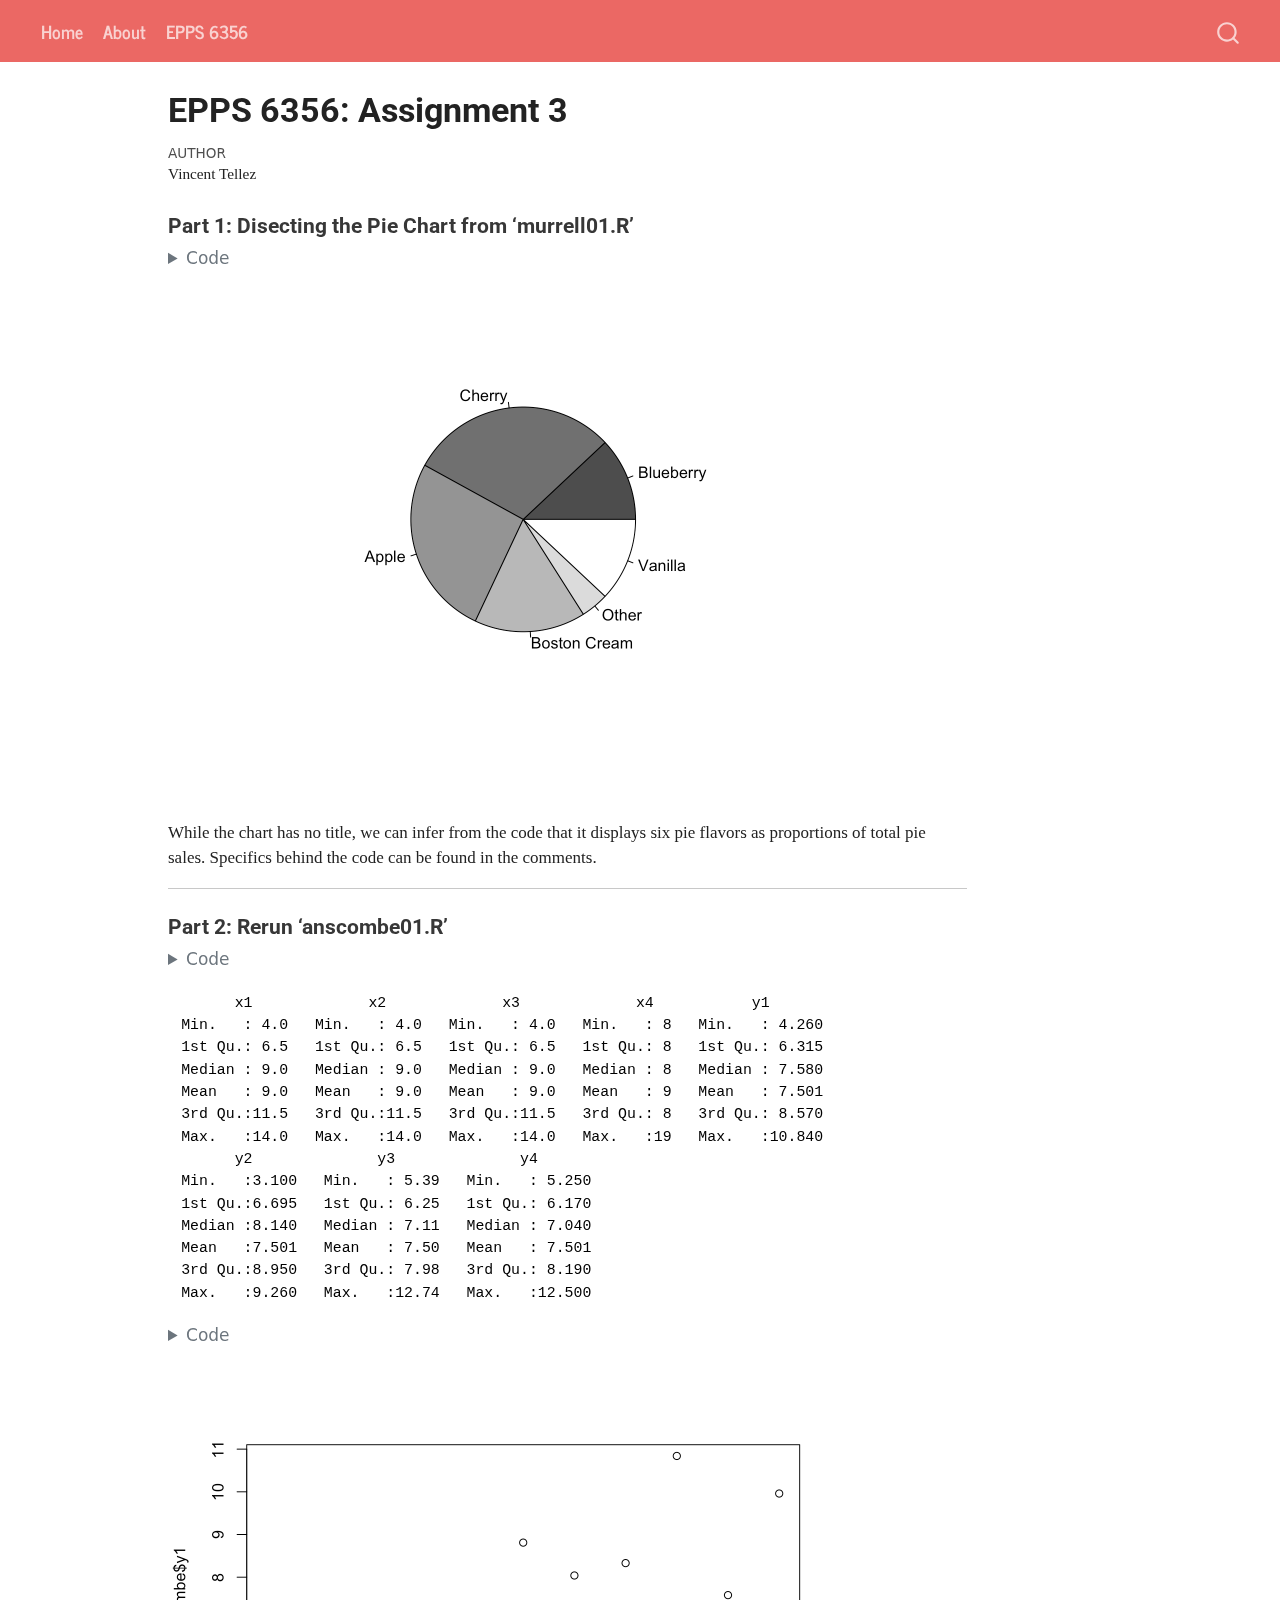
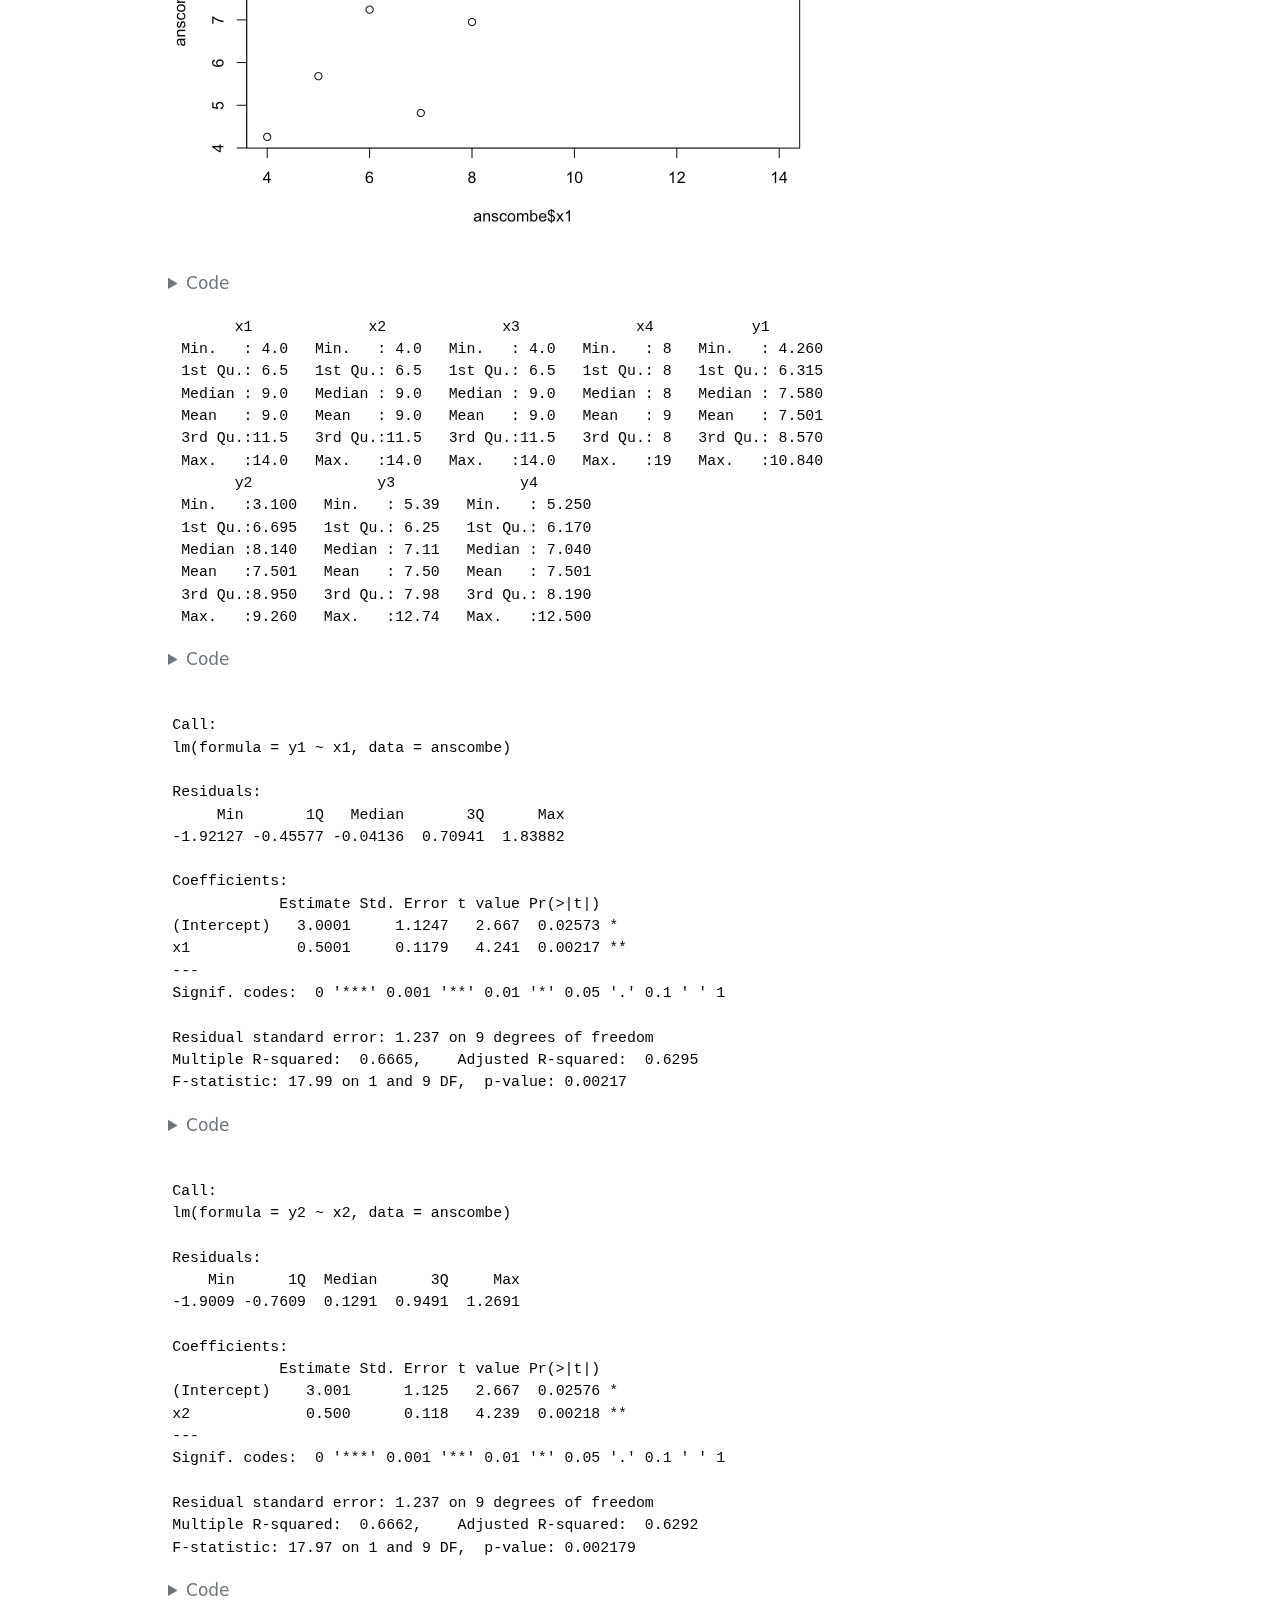
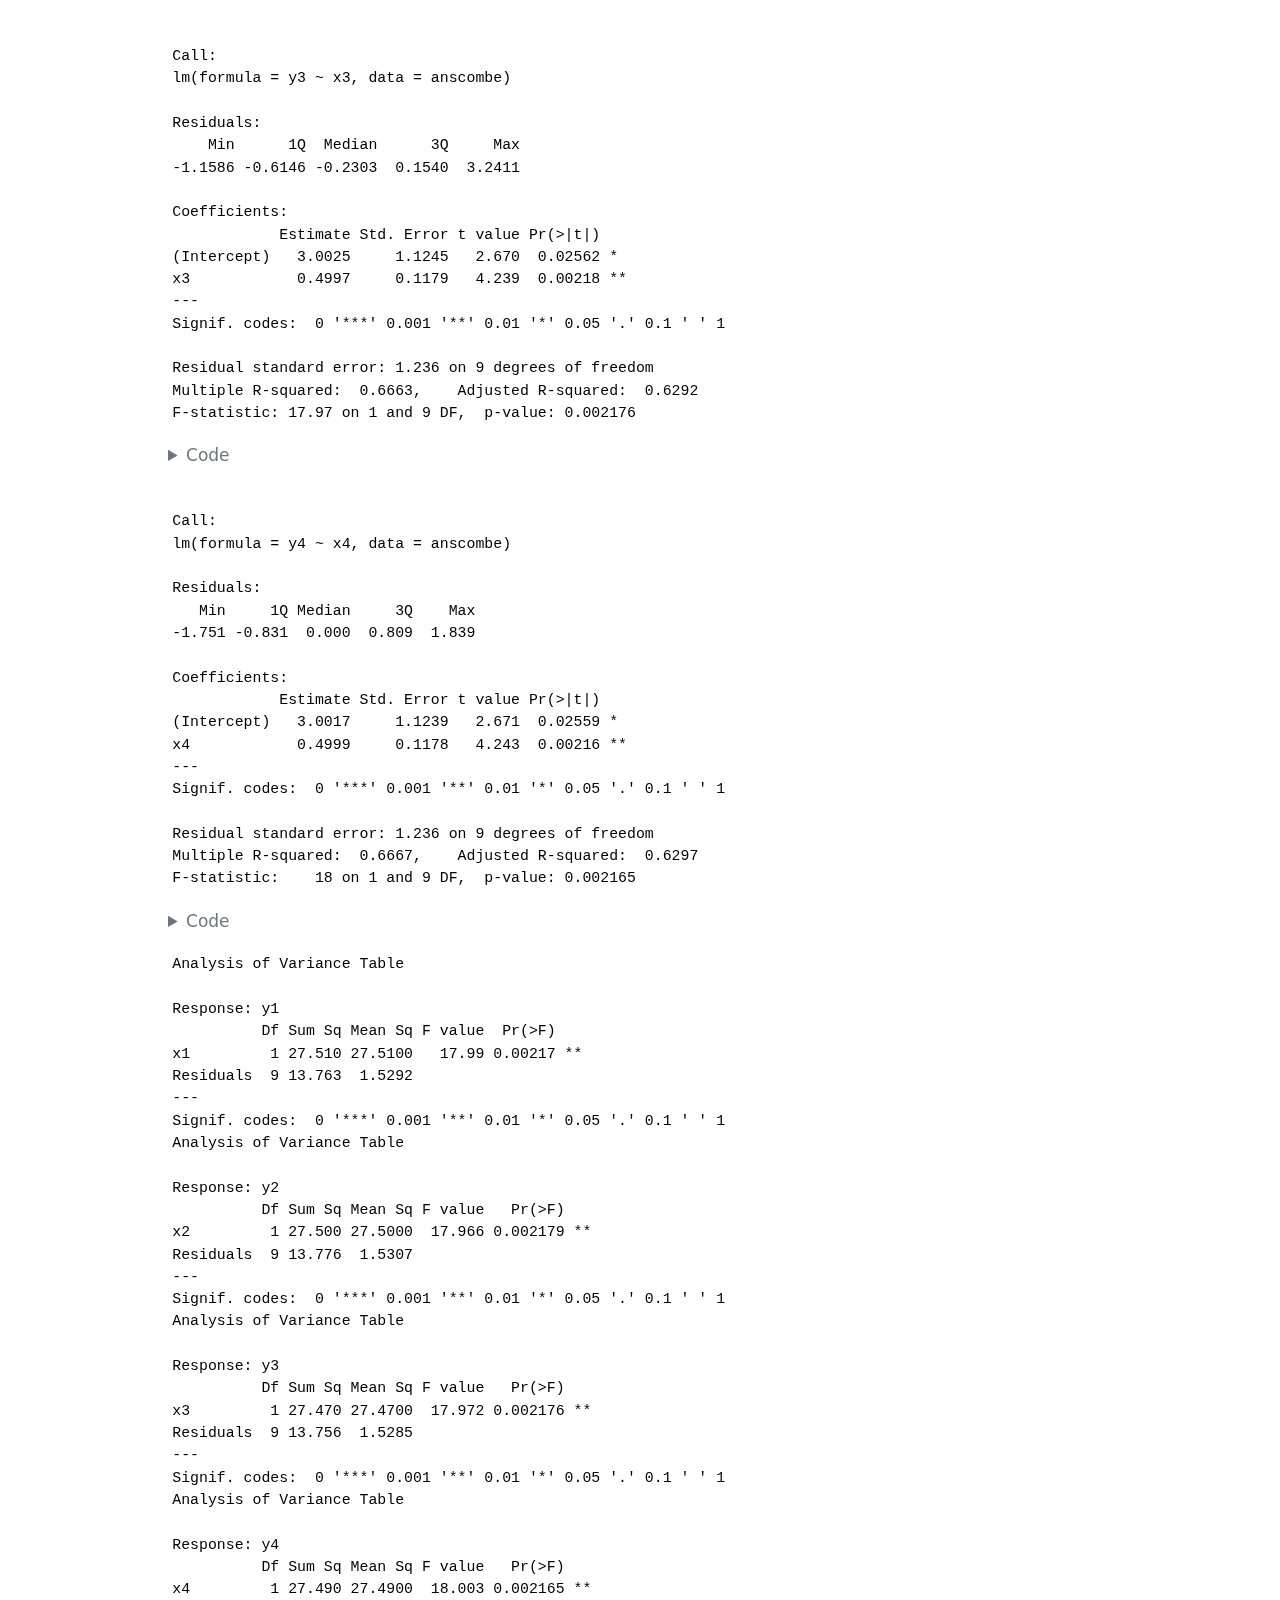
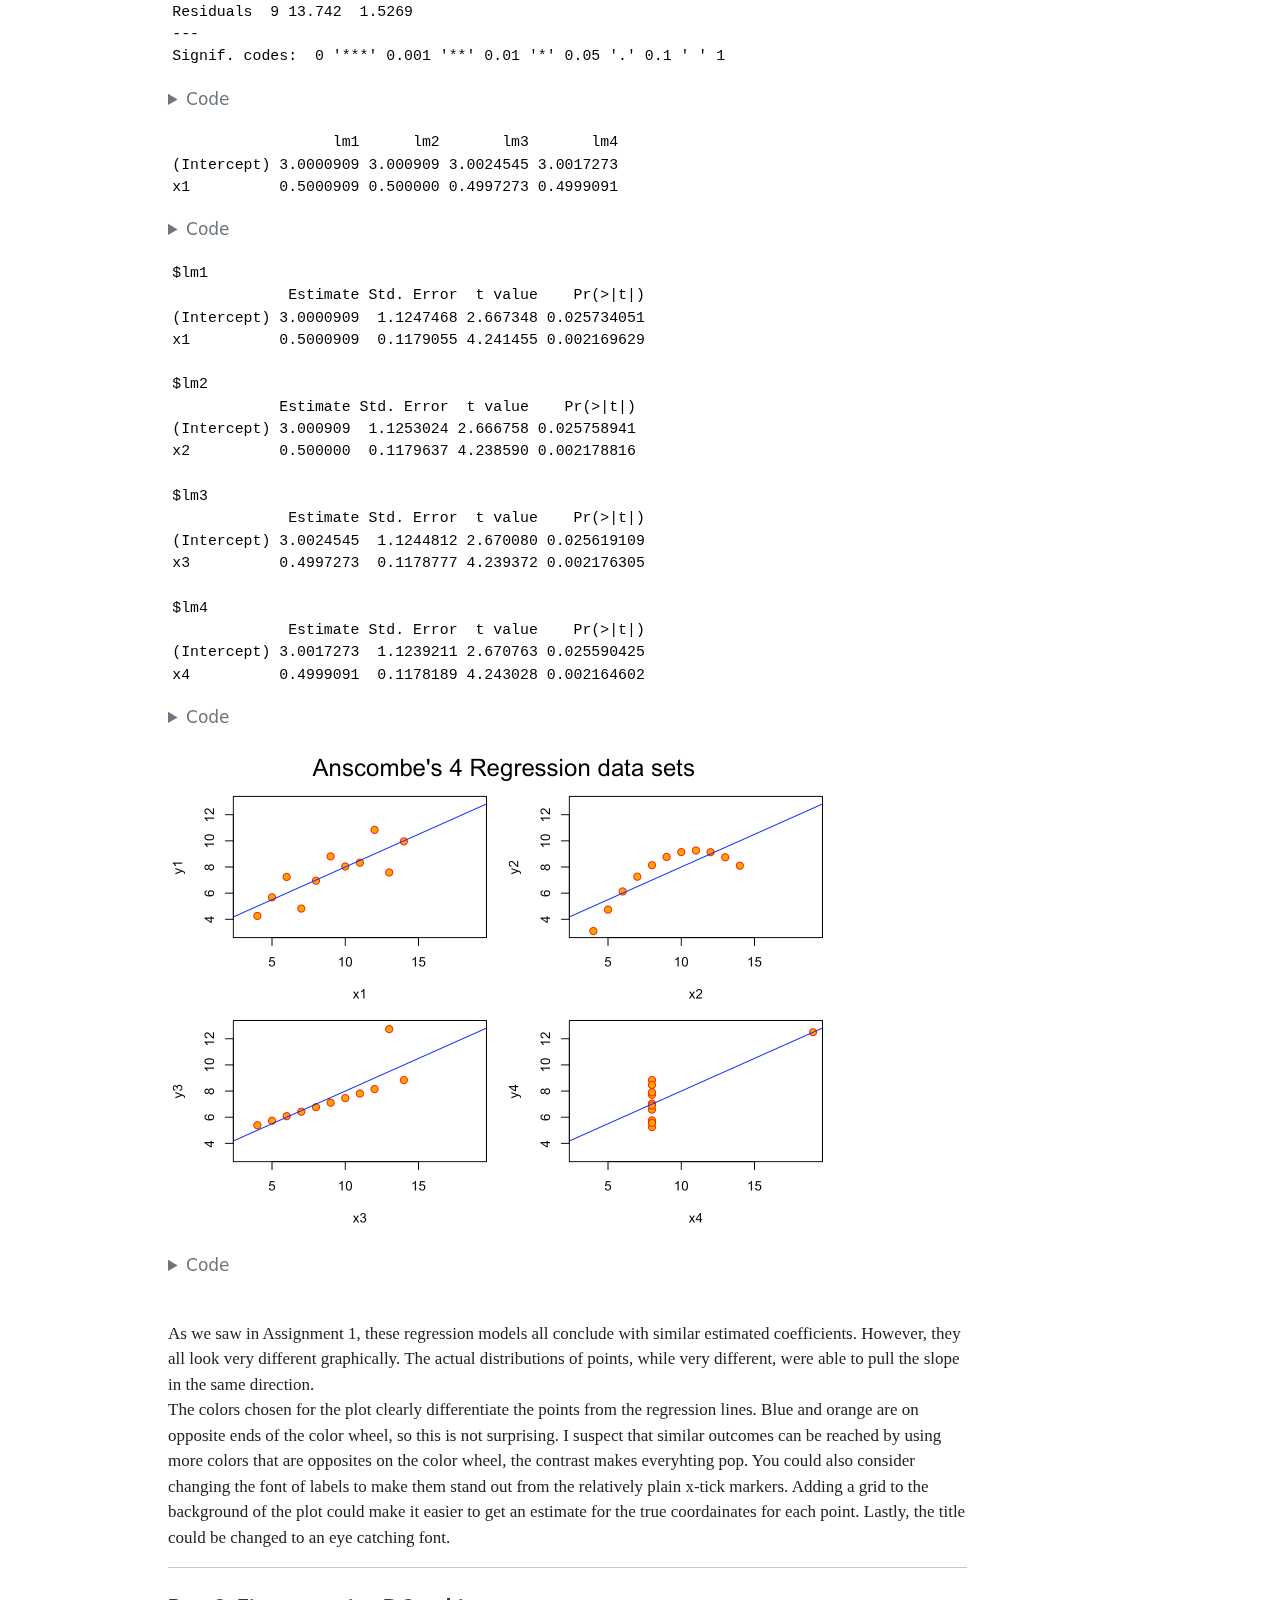
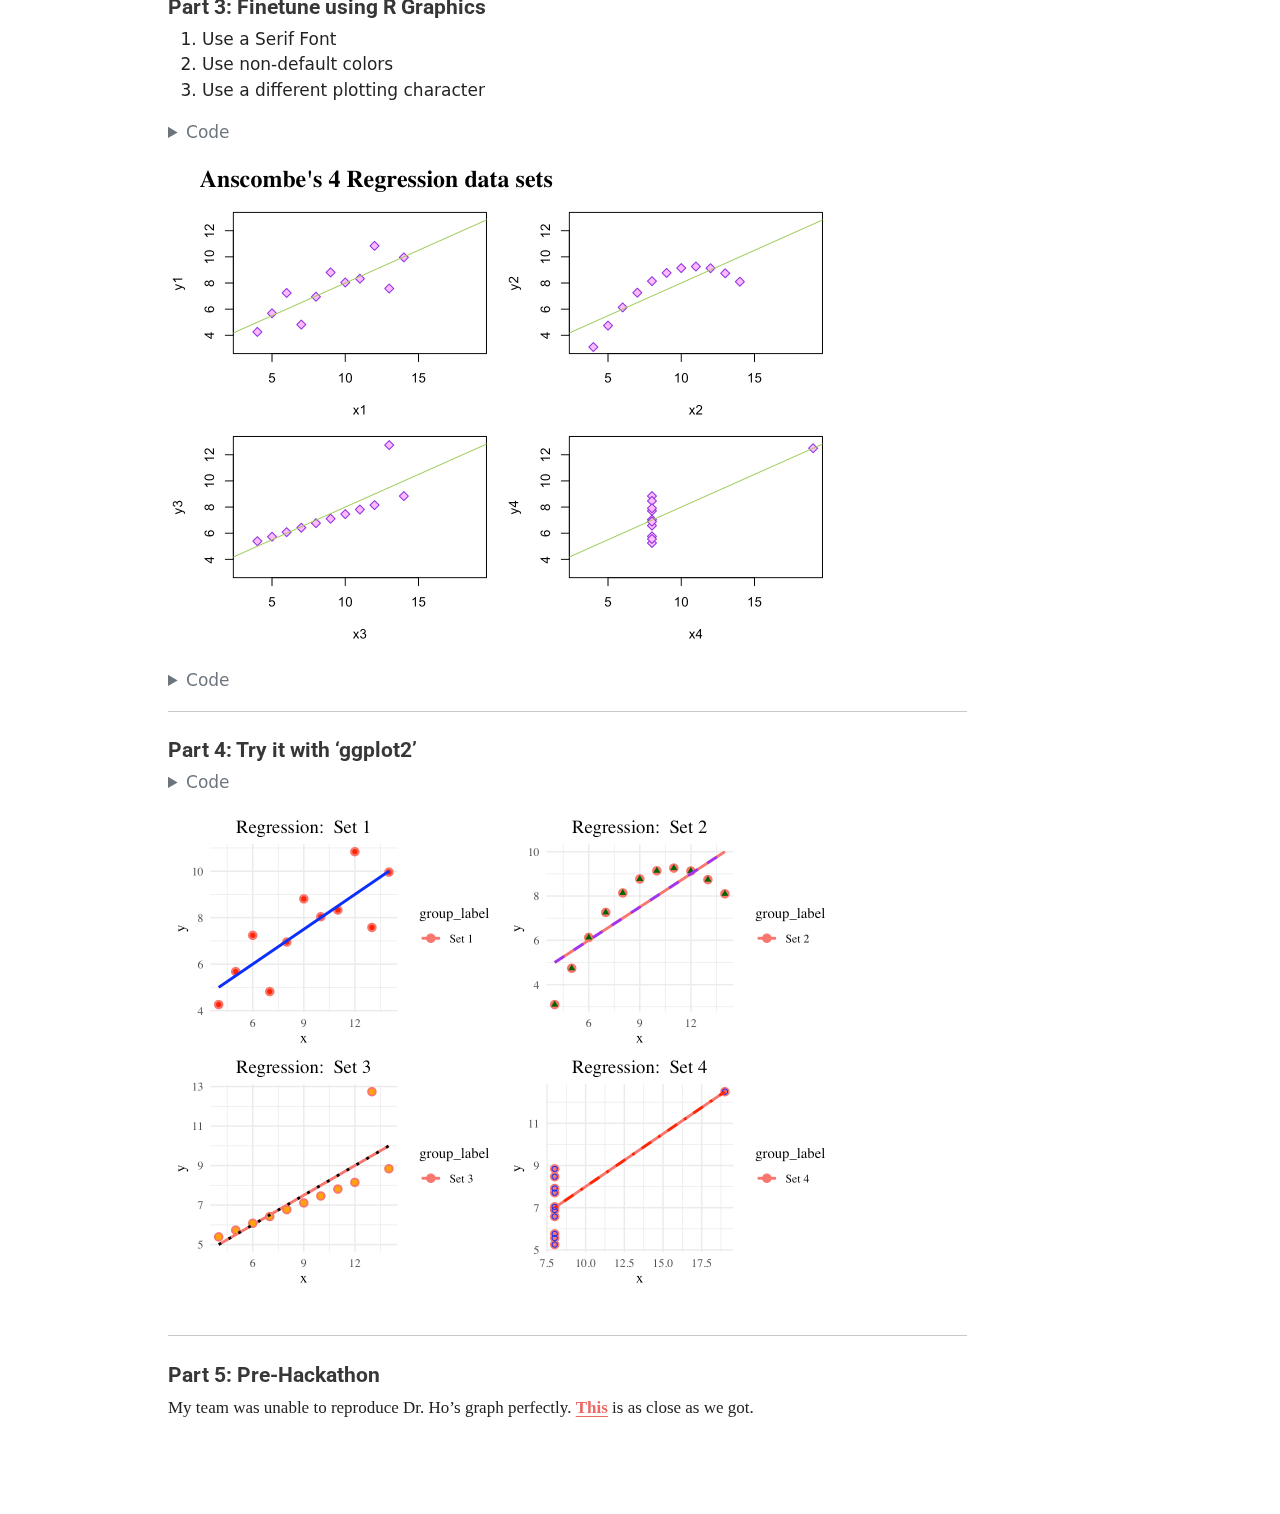
<file: assignment3.html>
<!DOCTYPE html>
<html xmlns="http://www.w3.org/1999/xhtml" lang="en" xml:lang="en"><head>

<meta charset="utf-8">
<meta name="generator" content="quarto-1.5.57">

<meta name="viewport" content="width=device-width, initial-scale=1.0, user-scalable=yes">

<meta name="author" content="Vincent Tellez">

<title>EPPS 6356: Assignment 3 – Vincent Tellez</title>
<style>
code{white-space: pre-wrap;}
span.smallcaps{font-variant: small-caps;}
div.columns{display: flex; gap: min(4vw, 1.5em);}
div.column{flex: auto; overflow-x: auto;}
div.hanging-indent{margin-left: 1.5em; text-indent: -1.5em;}
ul.task-list{list-style: none;}
ul.task-list li input[type="checkbox"] {
  width: 0.8em;
  margin: 0 0.8em 0.2em -1em; /* quarto-specific, see https://github.com/quarto-dev/quarto-cli/issues/4556 */ 
  vertical-align: middle;
}
/* CSS for syntax highlighting */
pre > code.sourceCode { white-space: pre; position: relative; }
pre > code.sourceCode > span { line-height: 1.25; }
pre > code.sourceCode > span:empty { height: 1.2em; }
.sourceCode { overflow: visible; }
code.sourceCode > span { color: inherit; text-decoration: inherit; }
div.sourceCode { margin: 1em 0; }
pre.sourceCode { margin: 0; }
@media screen {
div.sourceCode { overflow: auto; }
}
@media print {
pre > code.sourceCode { white-space: pre-wrap; }
pre > code.sourceCode > span { display: inline-block; text-indent: -5em; padding-left: 5em; }
}
pre.numberSource code
  { counter-reset: source-line 0; }
pre.numberSource code > span
  { position: relative; left: -4em; counter-increment: source-line; }
pre.numberSource code > span > a:first-child::before
  { content: counter(source-line);
    position: relative; left: -1em; text-align: right; vertical-align: baseline;
    border: none; display: inline-block;
    -webkit-touch-callout: none; -webkit-user-select: none;
    -khtml-user-select: none; -moz-user-select: none;
    -ms-user-select: none; user-select: none;
    padding: 0 4px; width: 4em;
  }
pre.numberSource { margin-left: 3em;  padding-left: 4px; }
div.sourceCode
  {   }
@media screen {
pre > code.sourceCode > span > a:first-child::before { text-decoration: underline; }
}
</style>


<script src="site_libs/quarto-nav/quarto-nav.js"></script>
<script src="site_libs/quarto-nav/headroom.min.js"></script>
<script src="site_libs/clipboard/clipboard.min.js"></script>
<script src="site_libs/quarto-search/autocomplete.umd.js"></script>
<script src="site_libs/quarto-search/fuse.min.js"></script>
<script src="site_libs/quarto-search/quarto-search.js"></script>
<meta name="quarto:offset" content="./">
<script src="site_libs/quarto-html/quarto.js"></script>
<script src="site_libs/quarto-html/popper.min.js"></script>
<script src="site_libs/quarto-html/tippy.umd.min.js"></script>
<script src="site_libs/quarto-html/anchor.min.js"></script>
<link href="site_libs/quarto-html/tippy.css" rel="stylesheet">
<script src="site_libs/bootstrap/bootstrap.min.js"></script>
<link href="site_libs/bootstrap/bootstrap-icons.css" rel="stylesheet">
<link href="site_libs/bootstrap/bootstrap.min.css" rel="stylesheet" id="quarto-bootstrap" data-mode="light">
<script id="quarto-search-options" type="application/json">{
  "location": "navbar",
  "copy-button": false,
  "collapse-after": 3,
  "panel-placement": "end",
  "type": "overlay",
  "limit": 50,
  "keyboard-shortcut": [
    "f",
    "/",
    "s"
  ],
  "show-item-context": false,
  "language": {
    "search-no-results-text": "No results",
    "search-matching-documents-text": "matching documents",
    "search-copy-link-title": "Copy link to search",
    "search-hide-matches-text": "Hide additional matches",
    "search-more-match-text": "more match in this document",
    "search-more-matches-text": "more matches in this document",
    "search-clear-button-title": "Clear",
    "search-text-placeholder": "",
    "search-detached-cancel-button-title": "Cancel",
    "search-submit-button-title": "Submit",
    "search-label": "Search"
  }
}</script>


<link rel="stylesheet" href="styles.css">
</head>

<body class="nav-fixed">

<div id="quarto-search-results"></div>
  <header id="quarto-header" class="headroom fixed-top">
    <nav class="navbar navbar-expand-lg " data-bs-theme="dark">
      <div class="navbar-container container-fluid">
            <div id="quarto-search" class="" title="Search"></div>
          <button class="navbar-toggler" type="button" data-bs-toggle="collapse" data-bs-target="#navbarCollapse" aria-controls="navbarCollapse" role="menu" aria-expanded="false" aria-label="Toggle navigation" onclick="if (window.quartoToggleHeadroom) { window.quartoToggleHeadroom(); }">
  <span class="navbar-toggler-icon"></span>
</button>
          <div class="collapse navbar-collapse" id="navbarCollapse">
            <ul class="navbar-nav navbar-nav-scroll me-auto">
  <li class="nav-item">
    <a class="nav-link" href="./index.html"> 
<span class="menu-text">Home</span></a>
  </li>  
  <li class="nav-item">
    <a class="nav-link" href="./about.html"> 
<span class="menu-text">About</span></a>
  </li>  
  <li class="nav-item">
    <a class="nav-link" href="./assignmain.html"> 
<span class="menu-text">EPPS 6356</span></a>
  </li>  
</ul>
          </div> <!-- /navcollapse -->
            <div class="quarto-navbar-tools">
</div>
      </div> <!-- /container-fluid -->
    </nav>
</header>
<!-- content -->
<div id="quarto-content" class="quarto-container page-columns page-rows-contents page-layout-article page-navbar">
<!-- sidebar -->
<!-- margin-sidebar -->
    <div id="quarto-margin-sidebar" class="sidebar margin-sidebar zindex-bottom">
        
    </div>
<!-- main -->
<main class="content" id="quarto-document-content">

<header id="title-block-header" class="quarto-title-block default">
<div class="quarto-title">
<h1 class="title">EPPS 6356: Assignment 3</h1>
</div>



<div class="quarto-title-meta">

    <div>
    <div class="quarto-title-meta-heading">Author</div>
    <div class="quarto-title-meta-contents">
             <p>Vincent Tellez </p>
          </div>
  </div>
    
  
    
  </div>
  


</header>


<section id="part-1-disecting-the-pie-chart-from-murrell01.r" class="level4">
<h4 class="anchored" data-anchor-id="part-1-disecting-the-pie-chart-from-murrell01.r">Part 1: Disecting the Pie Chart from ‘murrell01.R’</h4>
<div class="cell">
<details class="code-fold">
<summary>Code</summary>
<div class="sourceCode cell-code" id="cb1"><pre class="sourceCode r code-with-copy"><code class="sourceCode r"><span id="cb1-1"><a href="#cb1-1" aria-hidden="true" tabindex="-1"></a><span class="co">#|echo: False</span></span>
<span id="cb1-2"><a href="#cb1-2" aria-hidden="true" tabindex="-1"></a><span class="co">#|</span></span>
<span id="cb1-3"><a href="#cb1-3" aria-hidden="true" tabindex="-1"></a><span class="co"># Pie chart</span></span>
<span id="cb1-4"><a href="#cb1-4" aria-hidden="true" tabindex="-1"></a>pie.sales <span class="ot">&lt;-</span> <span class="fu">c</span>(<span class="fl">0.12</span>, <span class="fl">0.3</span>, <span class="fl">0.26</span>, <span class="fl">0.16</span>, <span class="fl">0.04</span>, <span class="fl">0.12</span>)</span>
<span id="cb1-5"><a href="#cb1-5" aria-hidden="true" tabindex="-1"></a><span class="co"># this assigns the proportions of each flavor to a list called        'pie.sales'</span></span>
<span id="cb1-6"><a href="#cb1-6" aria-hidden="true" tabindex="-1"></a><span class="fu">names</span>(pie.sales) <span class="ot">&lt;-</span> <span class="fu">c</span>(<span class="st">"Blueberry"</span>, <span class="st">"Cherry"</span>,</span>
<span id="cb1-7"><a href="#cb1-7" aria-hidden="true" tabindex="-1"></a>                      <span class="st">"Apple"</span>, <span class="st">"Boston Cream"</span>, <span class="st">"Other"</span>, <span class="st">"Vanilla"</span>)</span>
<span id="cb1-8"><a href="#cb1-8" aria-hidden="true" tabindex="-1"></a><span class="co"># The above code assigns flavors (names) to each of the proportions in 'pie.sales'. They are ordered, so Blueberry is 0.12, Cherry is 0.3, etc.</span></span>
<span id="cb1-9"><a href="#cb1-9" aria-hidden="true" tabindex="-1"></a><span class="co"># The 'pie()' actually creates the pie. It uses the 'pie.sales' as the data. The 'col' argument assigns each flavor a different shade of gray. The 6 shades range from 30% opacity to 100% opacity (equally spaced apart).</span></span>
<span id="cb1-10"><a href="#cb1-10" aria-hidden="true" tabindex="-1"></a><span class="fu">pie</span>(pie.sales, <span class="at">col =</span> <span class="fu">gray</span>(<span class="fu">seq</span>(<span class="fl">0.3</span>,<span class="fl">1.0</span>,<span class="at">length=</span><span class="dv">6</span>))) </span></code><button title="Copy to Clipboard" class="code-copy-button"><i class="bi"></i></button></pre></div>
</details>
<div class="cell-output-display">
<div>
<figure class="figure">
<p><img src="assignment3_files/figure-html/unnamed-chunk-1-1.png" class="img-fluid figure-img" width="672"></p>
</figure>
</div>
</div>
</div>
<p><br> While the chart has no title, we can infer from the code that it displays six pie flavors as proportions of total pie sales. Specifics behind the code can be found in the comments.</p>
<hr>
</section>
<section id="part-2-rerun-anscombe01.r" class="level4">
<h4 class="anchored" data-anchor-id="part-2-rerun-anscombe01.r">Part 2: Rerun ‘anscombe01.R’</h4>
<div class="cell">
<details class="code-fold">
<summary>Code</summary>
<div class="sourceCode cell-code" id="cb2"><pre class="sourceCode r code-with-copy"><code class="sourceCode r"><span id="cb2-1"><a href="#cb2-1" aria-hidden="true" tabindex="-1"></a><span class="co">#|echo: False</span></span>
<span id="cb2-2"><a href="#cb2-2" aria-hidden="true" tabindex="-1"></a><span class="do">## Data Visualization</span></span>
<span id="cb2-3"><a href="#cb2-3" aria-hidden="true" tabindex="-1"></a><span class="do">## Objective: Identify data or model problems using visualization</span></span>
<span id="cb2-4"><a href="#cb2-4" aria-hidden="true" tabindex="-1"></a><span class="do">## Anscombe (1973) Quartlet</span></span>
<span id="cb2-5"><a href="#cb2-5" aria-hidden="true" tabindex="-1"></a></span>
<span id="cb2-6"><a href="#cb2-6" aria-hidden="true" tabindex="-1"></a><span class="fu">data</span>(anscombe)  <span class="co"># Load Anscombe's data</span></span>
<span id="cb2-7"><a href="#cb2-7" aria-hidden="true" tabindex="-1"></a><span class="fu">View</span>(anscombe) <span class="co"># View the data</span></span>
<span id="cb2-8"><a href="#cb2-8" aria-hidden="true" tabindex="-1"></a><span class="fu">summary</span>(anscombe)</span></code><button title="Copy to Clipboard" class="code-copy-button"><i class="bi"></i></button></pre></div>
</details>
<div class="cell-output cell-output-stdout">
<pre><code>       x1             x2             x3             x4           y1        
 Min.   : 4.0   Min.   : 4.0   Min.   : 4.0   Min.   : 8   Min.   : 4.260  
 1st Qu.: 6.5   1st Qu.: 6.5   1st Qu.: 6.5   1st Qu.: 8   1st Qu.: 6.315  
 Median : 9.0   Median : 9.0   Median : 9.0   Median : 8   Median : 7.580  
 Mean   : 9.0   Mean   : 9.0   Mean   : 9.0   Mean   : 9   Mean   : 7.501  
 3rd Qu.:11.5   3rd Qu.:11.5   3rd Qu.:11.5   3rd Qu.: 8   3rd Qu.: 8.570  
 Max.   :14.0   Max.   :14.0   Max.   :14.0   Max.   :19   Max.   :10.840  
       y2              y3              y4        
 Min.   :3.100   Min.   : 5.39   Min.   : 5.250  
 1st Qu.:6.695   1st Qu.: 6.25   1st Qu.: 6.170  
 Median :8.140   Median : 7.11   Median : 7.040  
 Mean   :7.501   Mean   : 7.50   Mean   : 7.501  
 3rd Qu.:8.950   3rd Qu.: 7.98   3rd Qu.: 8.190  
 Max.   :9.260   Max.   :12.74   Max.   :12.500  </code></pre>
</div>
<details class="code-fold">
<summary>Code</summary>
<div class="sourceCode cell-code" id="cb4"><pre class="sourceCode r code-with-copy"><code class="sourceCode r"><span id="cb4-1"><a href="#cb4-1" aria-hidden="true" tabindex="-1"></a><span class="do">## Simple version</span></span>
<span id="cb4-2"><a href="#cb4-2" aria-hidden="true" tabindex="-1"></a><span class="fu">plot</span>(anscombe<span class="sc">$</span>x1,anscombe<span class="sc">$</span>y1)</span></code><button title="Copy to Clipboard" class="code-copy-button"><i class="bi"></i></button></pre></div>
</details>
<div class="cell-output-display">
<div>
<figure class="figure">
<p><img src="assignment3_files/figure-html/unnamed-chunk-2-1.png" class="img-fluid figure-img" width="672"></p>
</figure>
</div>
</div>
<details class="code-fold">
<summary>Code</summary>
<div class="sourceCode cell-code" id="cb5"><pre class="sourceCode r code-with-copy"><code class="sourceCode r"><span id="cb5-1"><a href="#cb5-1" aria-hidden="true" tabindex="-1"></a><span class="fu">summary</span>(anscombe)</span></code><button title="Copy to Clipboard" class="code-copy-button"><i class="bi"></i></button></pre></div>
</details>
<div class="cell-output cell-output-stdout">
<pre><code>       x1             x2             x3             x4           y1        
 Min.   : 4.0   Min.   : 4.0   Min.   : 4.0   Min.   : 8   Min.   : 4.260  
 1st Qu.: 6.5   1st Qu.: 6.5   1st Qu.: 6.5   1st Qu.: 8   1st Qu.: 6.315  
 Median : 9.0   Median : 9.0   Median : 9.0   Median : 8   Median : 7.580  
 Mean   : 9.0   Mean   : 9.0   Mean   : 9.0   Mean   : 9   Mean   : 7.501  
 3rd Qu.:11.5   3rd Qu.:11.5   3rd Qu.:11.5   3rd Qu.: 8   3rd Qu.: 8.570  
 Max.   :14.0   Max.   :14.0   Max.   :14.0   Max.   :19   Max.   :10.840  
       y2              y3              y4        
 Min.   :3.100   Min.   : 5.39   Min.   : 5.250  
 1st Qu.:6.695   1st Qu.: 6.25   1st Qu.: 6.170  
 Median :8.140   Median : 7.11   Median : 7.040  
 Mean   :7.501   Mean   : 7.50   Mean   : 7.501  
 3rd Qu.:8.950   3rd Qu.: 7.98   3rd Qu.: 8.190  
 Max.   :9.260   Max.   :12.74   Max.   :12.500  </code></pre>
</div>
<details class="code-fold">
<summary>Code</summary>
<div class="sourceCode cell-code" id="cb7"><pre class="sourceCode r code-with-copy"><code class="sourceCode r"><span id="cb7-1"><a href="#cb7-1" aria-hidden="true" tabindex="-1"></a><span class="co"># Create four model objects</span></span>
<span id="cb7-2"><a href="#cb7-2" aria-hidden="true" tabindex="-1"></a>lm1 <span class="ot">&lt;-</span> <span class="fu">lm</span>(y1 <span class="sc">~</span> x1, <span class="at">data=</span>anscombe)</span>
<span id="cb7-3"><a href="#cb7-3" aria-hidden="true" tabindex="-1"></a><span class="fu">summary</span>(lm1)</span></code><button title="Copy to Clipboard" class="code-copy-button"><i class="bi"></i></button></pre></div>
</details>
<div class="cell-output cell-output-stdout">
<pre><code>
Call:
lm(formula = y1 ~ x1, data = anscombe)

Residuals:
     Min       1Q   Median       3Q      Max 
-1.92127 -0.45577 -0.04136  0.70941  1.83882 

Coefficients:
            Estimate Std. Error t value Pr(&gt;|t|)   
(Intercept)   3.0001     1.1247   2.667  0.02573 * 
x1            0.5001     0.1179   4.241  0.00217 **
---
Signif. codes:  0 '***' 0.001 '**' 0.01 '*' 0.05 '.' 0.1 ' ' 1

Residual standard error: 1.237 on 9 degrees of freedom
Multiple R-squared:  0.6665,    Adjusted R-squared:  0.6295 
F-statistic: 17.99 on 1 and 9 DF,  p-value: 0.00217</code></pre>
</div>
<details class="code-fold">
<summary>Code</summary>
<div class="sourceCode cell-code" id="cb9"><pre class="sourceCode r code-with-copy"><code class="sourceCode r"><span id="cb9-1"><a href="#cb9-1" aria-hidden="true" tabindex="-1"></a>lm2 <span class="ot">&lt;-</span> <span class="fu">lm</span>(y2 <span class="sc">~</span> x2, <span class="at">data=</span>anscombe)</span>
<span id="cb9-2"><a href="#cb9-2" aria-hidden="true" tabindex="-1"></a><span class="fu">summary</span>(lm2)</span></code><button title="Copy to Clipboard" class="code-copy-button"><i class="bi"></i></button></pre></div>
</details>
<div class="cell-output cell-output-stdout">
<pre><code>
Call:
lm(formula = y2 ~ x2, data = anscombe)

Residuals:
    Min      1Q  Median      3Q     Max 
-1.9009 -0.7609  0.1291  0.9491  1.2691 

Coefficients:
            Estimate Std. Error t value Pr(&gt;|t|)   
(Intercept)    3.001      1.125   2.667  0.02576 * 
x2             0.500      0.118   4.239  0.00218 **
---
Signif. codes:  0 '***' 0.001 '**' 0.01 '*' 0.05 '.' 0.1 ' ' 1

Residual standard error: 1.237 on 9 degrees of freedom
Multiple R-squared:  0.6662,    Adjusted R-squared:  0.6292 
F-statistic: 17.97 on 1 and 9 DF,  p-value: 0.002179</code></pre>
</div>
<details class="code-fold">
<summary>Code</summary>
<div class="sourceCode cell-code" id="cb11"><pre class="sourceCode r code-with-copy"><code class="sourceCode r"><span id="cb11-1"><a href="#cb11-1" aria-hidden="true" tabindex="-1"></a>lm3 <span class="ot">&lt;-</span> <span class="fu">lm</span>(y3 <span class="sc">~</span> x3, <span class="at">data=</span>anscombe)</span>
<span id="cb11-2"><a href="#cb11-2" aria-hidden="true" tabindex="-1"></a><span class="fu">summary</span>(lm3)</span></code><button title="Copy to Clipboard" class="code-copy-button"><i class="bi"></i></button></pre></div>
</details>
<div class="cell-output cell-output-stdout">
<pre><code>
Call:
lm(formula = y3 ~ x3, data = anscombe)

Residuals:
    Min      1Q  Median      3Q     Max 
-1.1586 -0.6146 -0.2303  0.1540  3.2411 

Coefficients:
            Estimate Std. Error t value Pr(&gt;|t|)   
(Intercept)   3.0025     1.1245   2.670  0.02562 * 
x3            0.4997     0.1179   4.239  0.00218 **
---
Signif. codes:  0 '***' 0.001 '**' 0.01 '*' 0.05 '.' 0.1 ' ' 1

Residual standard error: 1.236 on 9 degrees of freedom
Multiple R-squared:  0.6663,    Adjusted R-squared:  0.6292 
F-statistic: 17.97 on 1 and 9 DF,  p-value: 0.002176</code></pre>
</div>
<details class="code-fold">
<summary>Code</summary>
<div class="sourceCode cell-code" id="cb13"><pre class="sourceCode r code-with-copy"><code class="sourceCode r"><span id="cb13-1"><a href="#cb13-1" aria-hidden="true" tabindex="-1"></a>lm4 <span class="ot">&lt;-</span> <span class="fu">lm</span>(y4 <span class="sc">~</span> x4, <span class="at">data=</span>anscombe)</span>
<span id="cb13-2"><a href="#cb13-2" aria-hidden="true" tabindex="-1"></a><span class="fu">summary</span>(lm4)</span></code><button title="Copy to Clipboard" class="code-copy-button"><i class="bi"></i></button></pre></div>
</details>
<div class="cell-output cell-output-stdout">
<pre><code>
Call:
lm(formula = y4 ~ x4, data = anscombe)

Residuals:
   Min     1Q Median     3Q    Max 
-1.751 -0.831  0.000  0.809  1.839 

Coefficients:
            Estimate Std. Error t value Pr(&gt;|t|)   
(Intercept)   3.0017     1.1239   2.671  0.02559 * 
x4            0.4999     0.1178   4.243  0.00216 **
---
Signif. codes:  0 '***' 0.001 '**' 0.01 '*' 0.05 '.' 0.1 ' ' 1

Residual standard error: 1.236 on 9 degrees of freedom
Multiple R-squared:  0.6667,    Adjusted R-squared:  0.6297 
F-statistic:    18 on 1 and 9 DF,  p-value: 0.002165</code></pre>
</div>
<details class="code-fold">
<summary>Code</summary>
<div class="sourceCode cell-code" id="cb15"><pre class="sourceCode r code-with-copy"><code class="sourceCode r"><span id="cb15-1"><a href="#cb15-1" aria-hidden="true" tabindex="-1"></a><span class="co">#plot(anscombe$x1,anscombe$y1)</span></span>
<span id="cb15-2"><a href="#cb15-2" aria-hidden="true" tabindex="-1"></a><span class="co">#abline(coefficients(lm1))</span></span>
<span id="cb15-3"><a href="#cb15-3" aria-hidden="true" tabindex="-1"></a><span class="co">#plot(anscombe$x2,anscombe$y2)</span></span>
<span id="cb15-4"><a href="#cb15-4" aria-hidden="true" tabindex="-1"></a><span class="co">#abline(coefficients(lm2))</span></span>
<span id="cb15-5"><a href="#cb15-5" aria-hidden="true" tabindex="-1"></a><span class="co">#plot(anscombe$x3,anscombe$y3)</span></span>
<span id="cb15-6"><a href="#cb15-6" aria-hidden="true" tabindex="-1"></a><span class="co">#abline(coefficients(lm3))</span></span>
<span id="cb15-7"><a href="#cb15-7" aria-hidden="true" tabindex="-1"></a><span class="co">#plot(anscombe$x4,anscombe$y4)</span></span>
<span id="cb15-8"><a href="#cb15-8" aria-hidden="true" tabindex="-1"></a><span class="co">#abline(coefficients(lm4))</span></span>
<span id="cb15-9"><a href="#cb15-9" aria-hidden="true" tabindex="-1"></a></span>
<span id="cb15-10"><a href="#cb15-10" aria-hidden="true" tabindex="-1"></a></span>
<span id="cb15-11"><a href="#cb15-11" aria-hidden="true" tabindex="-1"></a><span class="do">## Fancy version (per help file)</span></span>
<span id="cb15-12"><a href="#cb15-12" aria-hidden="true" tabindex="-1"></a></span>
<span id="cb15-13"><a href="#cb15-13" aria-hidden="true" tabindex="-1"></a>ff <span class="ot">&lt;-</span> y <span class="sc">~</span> x</span>
<span id="cb15-14"><a href="#cb15-14" aria-hidden="true" tabindex="-1"></a>mods <span class="ot">&lt;-</span> <span class="fu">setNames</span>(<span class="fu">as.list</span>(<span class="dv">1</span><span class="sc">:</span><span class="dv">4</span>), <span class="fu">paste0</span>(<span class="st">"lm"</span>, <span class="dv">1</span><span class="sc">:</span><span class="dv">4</span>))</span>
<span id="cb15-15"><a href="#cb15-15" aria-hidden="true" tabindex="-1"></a></span>
<span id="cb15-16"><a href="#cb15-16" aria-hidden="true" tabindex="-1"></a><span class="co"># Plot using for loop</span></span>
<span id="cb15-17"><a href="#cb15-17" aria-hidden="true" tabindex="-1"></a><span class="cf">for</span>(i <span class="cf">in</span> <span class="dv">1</span><span class="sc">:</span><span class="dv">4</span>) {</span>
<span id="cb15-18"><a href="#cb15-18" aria-hidden="true" tabindex="-1"></a>  ff[<span class="dv">2</span><span class="sc">:</span><span class="dv">3</span>] <span class="ot">&lt;-</span> <span class="fu">lapply</span>(<span class="fu">paste0</span>(<span class="fu">c</span>(<span class="st">"y"</span>,<span class="st">"x"</span>), i), as.name)</span>
<span id="cb15-19"><a href="#cb15-19" aria-hidden="true" tabindex="-1"></a>  <span class="do">## or   ff[[2]] &lt;- as.name(paste0("y", i))</span></span>
<span id="cb15-20"><a href="#cb15-20" aria-hidden="true" tabindex="-1"></a>  <span class="do">##      ff[[3]] &lt;- as.name(paste0("x", i))</span></span>
<span id="cb15-21"><a href="#cb15-21" aria-hidden="true" tabindex="-1"></a>  mods[[i]] <span class="ot">&lt;-</span> lmi <span class="ot">&lt;-</span> <span class="fu">lm</span>(ff, <span class="at">data =</span> anscombe)</span>
<span id="cb15-22"><a href="#cb15-22" aria-hidden="true" tabindex="-1"></a>  <span class="fu">print</span>(<span class="fu">anova</span>(lmi))</span>
<span id="cb15-23"><a href="#cb15-23" aria-hidden="true" tabindex="-1"></a>}</span></code><button title="Copy to Clipboard" class="code-copy-button"><i class="bi"></i></button></pre></div>
</details>
<div class="cell-output cell-output-stdout">
<pre><code>Analysis of Variance Table

Response: y1
          Df Sum Sq Mean Sq F value  Pr(&gt;F)   
x1         1 27.510 27.5100   17.99 0.00217 **
Residuals  9 13.763  1.5292                   
---
Signif. codes:  0 '***' 0.001 '**' 0.01 '*' 0.05 '.' 0.1 ' ' 1
Analysis of Variance Table

Response: y2
          Df Sum Sq Mean Sq F value   Pr(&gt;F)   
x2         1 27.500 27.5000  17.966 0.002179 **
Residuals  9 13.776  1.5307                    
---
Signif. codes:  0 '***' 0.001 '**' 0.01 '*' 0.05 '.' 0.1 ' ' 1
Analysis of Variance Table

Response: y3
          Df Sum Sq Mean Sq F value   Pr(&gt;F)   
x3         1 27.470 27.4700  17.972 0.002176 **
Residuals  9 13.756  1.5285                    
---
Signif. codes:  0 '***' 0.001 '**' 0.01 '*' 0.05 '.' 0.1 ' ' 1
Analysis of Variance Table

Response: y4
          Df Sum Sq Mean Sq F value   Pr(&gt;F)   
x4         1 27.490 27.4900  18.003 0.002165 **
Residuals  9 13.742  1.5269                    
---
Signif. codes:  0 '***' 0.001 '**' 0.01 '*' 0.05 '.' 0.1 ' ' 1</code></pre>
</div>
<details class="code-fold">
<summary>Code</summary>
<div class="sourceCode cell-code" id="cb17"><pre class="sourceCode r code-with-copy"><code class="sourceCode r"><span id="cb17-1"><a href="#cb17-1" aria-hidden="true" tabindex="-1"></a><span class="fu">sapply</span>(mods, coef)  <span class="co"># Note the use of this function</span></span></code><button title="Copy to Clipboard" class="code-copy-button"><i class="bi"></i></button></pre></div>
</details>
<div class="cell-output cell-output-stdout">
<pre><code>                  lm1      lm2       lm3       lm4
(Intercept) 3.0000909 3.000909 3.0024545 3.0017273
x1          0.5000909 0.500000 0.4997273 0.4999091</code></pre>
</div>
<details class="code-fold">
<summary>Code</summary>
<div class="sourceCode cell-code" id="cb19"><pre class="sourceCode r code-with-copy"><code class="sourceCode r"><span id="cb19-1"><a href="#cb19-1" aria-hidden="true" tabindex="-1"></a><span class="fu">lapply</span>(mods, <span class="cf">function</span>(fm) <span class="fu">coef</span>(<span class="fu">summary</span>(fm)))</span></code><button title="Copy to Clipboard" class="code-copy-button"><i class="bi"></i></button></pre></div>
</details>
<div class="cell-output cell-output-stdout">
<pre><code>$lm1
             Estimate Std. Error  t value    Pr(&gt;|t|)
(Intercept) 3.0000909  1.1247468 2.667348 0.025734051
x1          0.5000909  0.1179055 4.241455 0.002169629

$lm2
            Estimate Std. Error  t value    Pr(&gt;|t|)
(Intercept) 3.000909  1.1253024 2.666758 0.025758941
x2          0.500000  0.1179637 4.238590 0.002178816

$lm3
             Estimate Std. Error  t value    Pr(&gt;|t|)
(Intercept) 3.0024545  1.1244812 2.670080 0.025619109
x3          0.4997273  0.1178777 4.239372 0.002176305

$lm4
             Estimate Std. Error  t value    Pr(&gt;|t|)
(Intercept) 3.0017273  1.1239211 2.670763 0.025590425
x4          0.4999091  0.1178189 4.243028 0.002164602</code></pre>
</div>
<details class="code-fold">
<summary>Code</summary>
<div class="sourceCode cell-code" id="cb21"><pre class="sourceCode r code-with-copy"><code class="sourceCode r"><span id="cb21-1"><a href="#cb21-1" aria-hidden="true" tabindex="-1"></a><span class="co"># Preparing for the plots</span></span>
<span id="cb21-2"><a href="#cb21-2" aria-hidden="true" tabindex="-1"></a>op <span class="ot">&lt;-</span> <span class="fu">par</span>(<span class="at">mfrow =</span> <span class="fu">c</span>(<span class="dv">2</span>, <span class="dv">2</span>), <span class="at">mar =</span> <span class="fl">0.1</span><span class="sc">+</span><span class="fu">c</span>(<span class="dv">4</span>,<span class="dv">4</span>,<span class="dv">1</span>,<span class="dv">1</span>), <span class="at">oma =</span>  <span class="fu">c</span>(<span class="dv">0</span>, <span class="dv">0</span>, <span class="dv">2</span>, <span class="dv">0</span>))</span>
<span id="cb21-3"><a href="#cb21-3" aria-hidden="true" tabindex="-1"></a></span>
<span id="cb21-4"><a href="#cb21-4" aria-hidden="true" tabindex="-1"></a><span class="co"># Plot charts using for loop</span></span>
<span id="cb21-5"><a href="#cb21-5" aria-hidden="true" tabindex="-1"></a><span class="cf">for</span>(i <span class="cf">in</span> <span class="dv">1</span><span class="sc">:</span><span class="dv">4</span>) {</span>
<span id="cb21-6"><a href="#cb21-6" aria-hidden="true" tabindex="-1"></a>  ff[<span class="dv">2</span><span class="sc">:</span><span class="dv">3</span>] <span class="ot">&lt;-</span> <span class="fu">lapply</span>(<span class="fu">paste0</span>(<span class="fu">c</span>(<span class="st">"y"</span>,<span class="st">"x"</span>), i), as.name)</span>
<span id="cb21-7"><a href="#cb21-7" aria-hidden="true" tabindex="-1"></a>  <span class="fu">plot</span>(ff, <span class="at">data =</span> anscombe, <span class="at">col =</span> <span class="st">"red"</span>, <span class="at">pch =</span> <span class="dv">21</span>, <span class="at">bg =</span> <span class="st">"orange"</span>, <span class="at">cex =</span> <span class="fl">1.2</span>,</span>
<span id="cb21-8"><a href="#cb21-8" aria-hidden="true" tabindex="-1"></a>       <span class="at">xlim =</span> <span class="fu">c</span>(<span class="dv">3</span>, <span class="dv">19</span>), <span class="at">ylim =</span> <span class="fu">c</span>(<span class="dv">3</span>, <span class="dv">13</span>))</span>
<span id="cb21-9"><a href="#cb21-9" aria-hidden="true" tabindex="-1"></a>  <span class="fu">abline</span>(mods[[i]], <span class="at">col =</span> <span class="st">"blue"</span>)</span>
<span id="cb21-10"><a href="#cb21-10" aria-hidden="true" tabindex="-1"></a>}</span>
<span id="cb21-11"><a href="#cb21-11" aria-hidden="true" tabindex="-1"></a><span class="fu">mtext</span>(<span class="st">"Anscombe's 4 Regression data sets"</span>, <span class="at">outer =</span> <span class="cn">TRUE</span>, <span class="at">cex =</span> <span class="fl">1.5</span>)</span></code><button title="Copy to Clipboard" class="code-copy-button"><i class="bi"></i></button></pre></div>
</details>
<div class="cell-output-display">
<div>
<figure class="figure">
<p><img src="assignment3_files/figure-html/unnamed-chunk-2-2.png" class="img-fluid figure-img" width="672"></p>
</figure>
</div>
</div>
<details class="code-fold">
<summary>Code</summary>
<div class="sourceCode cell-code" id="cb22"><pre class="sourceCode r code-with-copy"><code class="sourceCode r"><span id="cb22-1"><a href="#cb22-1" aria-hidden="true" tabindex="-1"></a><span class="fu">par</span>(op)</span></code><button title="Copy to Clipboard" class="code-copy-button"><i class="bi"></i></button></pre></div>
</details>
</div>
<p><br> As we saw in Assignment 1, these regression models all conclude with similar estimated coefficients. However, they all look very different graphically. The actual distributions of points, while very different, were able to pull the slope in the same direction. <br> The colors chosen for the plot clearly differentiate the points from the regression lines. Blue and orange are on opposite ends of the color wheel, so this is not surprising. I suspect that similar outcomes can be reached by using more colors that are opposites on the color wheel, the contrast makes everyhting pop. You could also consider changing the font of labels to make them stand out from the relatively plain x-tick markers. Adding a grid to the background of the plot could make it easier to get an estimate for the true coordainates for each point. Lastly, the title could be changed to an eye catching font.</p>
<hr>
</section>
<section id="part-3-finetune-using-r-graphics" class="level4">
<h4 class="anchored" data-anchor-id="part-3-finetune-using-r-graphics">Part 3: Finetune using R Graphics</h4>
<ol>
<li>
Use a Serif Font
</li>
<li>
Use non-default colors
</li>
<li>
Use a different plotting character
</li>
</ol>
<div class="cell">
<details class="code-fold">
<summary>Code</summary>
<div class="sourceCode cell-code" id="cb23"><pre class="sourceCode r code-with-copy"><code class="sourceCode r"><span id="cb23-1"><a href="#cb23-1" aria-hidden="true" tabindex="-1"></a><span class="do">## Data Visualization</span></span>
<span id="cb23-2"><a href="#cb23-2" aria-hidden="true" tabindex="-1"></a><span class="do">## Objective: Identify data or model problems using visualization</span></span>
<span id="cb23-3"><a href="#cb23-3" aria-hidden="true" tabindex="-1"></a><span class="do">## Anscombe (1973) Quartlet</span></span>
<span id="cb23-4"><a href="#cb23-4" aria-hidden="true" tabindex="-1"></a></span>
<span id="cb23-5"><a href="#cb23-5" aria-hidden="true" tabindex="-1"></a><span class="fu">data</span>(anscombe)  <span class="co"># Load Anscombe's data</span></span>
<span id="cb23-6"><a href="#cb23-6" aria-hidden="true" tabindex="-1"></a><span class="co">#View(anscombe) # View the data</span></span>
<span id="cb23-7"><a href="#cb23-7" aria-hidden="true" tabindex="-1"></a><span class="co">#summary(anscombe)</span></span>
<span id="cb23-8"><a href="#cb23-8" aria-hidden="true" tabindex="-1"></a></span>
<span id="cb23-9"><a href="#cb23-9" aria-hidden="true" tabindex="-1"></a><span class="do">## Simple version</span></span>
<span id="cb23-10"><a href="#cb23-10" aria-hidden="true" tabindex="-1"></a><span class="co">#plot(anscombe$x1,anscombe$y1)</span></span>
<span id="cb23-11"><a href="#cb23-11" aria-hidden="true" tabindex="-1"></a><span class="co">#summary(anscombe)</span></span>
<span id="cb23-12"><a href="#cb23-12" aria-hidden="true" tabindex="-1"></a></span>
<span id="cb23-13"><a href="#cb23-13" aria-hidden="true" tabindex="-1"></a><span class="co"># Create four model objects</span></span>
<span id="cb23-14"><a href="#cb23-14" aria-hidden="true" tabindex="-1"></a>lm1 <span class="ot">&lt;-</span> <span class="fu">lm</span>(y1 <span class="sc">~</span> x1, <span class="at">data=</span>anscombe)</span>
<span id="cb23-15"><a href="#cb23-15" aria-hidden="true" tabindex="-1"></a><span class="co">#summary(lm1)</span></span>
<span id="cb23-16"><a href="#cb23-16" aria-hidden="true" tabindex="-1"></a>lm2 <span class="ot">&lt;-</span> <span class="fu">lm</span>(y2 <span class="sc">~</span> x2, <span class="at">data=</span>anscombe)</span>
<span id="cb23-17"><a href="#cb23-17" aria-hidden="true" tabindex="-1"></a><span class="co">#summary(lm2)</span></span>
<span id="cb23-18"><a href="#cb23-18" aria-hidden="true" tabindex="-1"></a>lm3 <span class="ot">&lt;-</span> <span class="fu">lm</span>(y3 <span class="sc">~</span> x3, <span class="at">data=</span>anscombe)</span>
<span id="cb23-19"><a href="#cb23-19" aria-hidden="true" tabindex="-1"></a><span class="co">#summary(lm3)</span></span>
<span id="cb23-20"><a href="#cb23-20" aria-hidden="true" tabindex="-1"></a>lm4 <span class="ot">&lt;-</span> <span class="fu">lm</span>(y4 <span class="sc">~</span> x4, <span class="at">data=</span>anscombe)</span>
<span id="cb23-21"><a href="#cb23-21" aria-hidden="true" tabindex="-1"></a><span class="co">#summary(lm4)</span></span>
<span id="cb23-22"><a href="#cb23-22" aria-hidden="true" tabindex="-1"></a><span class="co">#plot(anscombe$x1,anscombe$y1)</span></span>
<span id="cb23-23"><a href="#cb23-23" aria-hidden="true" tabindex="-1"></a><span class="co">#abline(coefficients(lm1))</span></span>
<span id="cb23-24"><a href="#cb23-24" aria-hidden="true" tabindex="-1"></a><span class="co">#plot(anscombe$x2,anscombe$y2)</span></span>
<span id="cb23-25"><a href="#cb23-25" aria-hidden="true" tabindex="-1"></a><span class="co">#abline(coefficients(lm2))</span></span>
<span id="cb23-26"><a href="#cb23-26" aria-hidden="true" tabindex="-1"></a><span class="co">#plot(anscombe$x3,anscombe$y3)</span></span>
<span id="cb23-27"><a href="#cb23-27" aria-hidden="true" tabindex="-1"></a><span class="co">#abline(coefficients(lm3))</span></span>
<span id="cb23-28"><a href="#cb23-28" aria-hidden="true" tabindex="-1"></a><span class="co">#plot(anscombe$x4,anscombe$y4)</span></span>
<span id="cb23-29"><a href="#cb23-29" aria-hidden="true" tabindex="-1"></a><span class="co">#abline(coefficients(lm4))</span></span>
<span id="cb23-30"><a href="#cb23-30" aria-hidden="true" tabindex="-1"></a></span>
<span id="cb23-31"><a href="#cb23-31" aria-hidden="true" tabindex="-1"></a></span>
<span id="cb23-32"><a href="#cb23-32" aria-hidden="true" tabindex="-1"></a><span class="do">## Fancy version (per help file)</span></span>
<span id="cb23-33"><a href="#cb23-33" aria-hidden="true" tabindex="-1"></a></span>
<span id="cb23-34"><a href="#cb23-34" aria-hidden="true" tabindex="-1"></a>ff <span class="ot">&lt;-</span> y <span class="sc">~</span> x</span>
<span id="cb23-35"><a href="#cb23-35" aria-hidden="true" tabindex="-1"></a>mods <span class="ot">&lt;-</span> <span class="fu">setNames</span>(<span class="fu">as.list</span>(<span class="dv">1</span><span class="sc">:</span><span class="dv">4</span>), <span class="fu">paste0</span>(<span class="st">"lm"</span>, <span class="dv">1</span><span class="sc">:</span><span class="dv">4</span>))</span>
<span id="cb23-36"><a href="#cb23-36" aria-hidden="true" tabindex="-1"></a></span>
<span id="cb23-37"><a href="#cb23-37" aria-hidden="true" tabindex="-1"></a><span class="co"># Plot using for loop</span></span>
<span id="cb23-38"><a href="#cb23-38" aria-hidden="true" tabindex="-1"></a><span class="cf">for</span>(i <span class="cf">in</span> <span class="dv">1</span><span class="sc">:</span><span class="dv">4</span>) {</span>
<span id="cb23-39"><a href="#cb23-39" aria-hidden="true" tabindex="-1"></a>  ff[<span class="dv">2</span><span class="sc">:</span><span class="dv">3</span>] <span class="ot">&lt;-</span> <span class="fu">lapply</span>(<span class="fu">paste0</span>(<span class="fu">c</span>(<span class="st">"y"</span>,<span class="st">"x"</span>), i), as.name)</span>
<span id="cb23-40"><a href="#cb23-40" aria-hidden="true" tabindex="-1"></a>  <span class="do">## or   ff[[2]] &lt;- as.name(paste0("y", i))</span></span>
<span id="cb23-41"><a href="#cb23-41" aria-hidden="true" tabindex="-1"></a>  <span class="do">##      ff[[3]] &lt;- as.name(paste0("x", i))</span></span>
<span id="cb23-42"><a href="#cb23-42" aria-hidden="true" tabindex="-1"></a>  mods[[i]] <span class="ot">&lt;-</span> lmi <span class="ot">&lt;-</span> <span class="fu">lm</span>(ff, <span class="at">data =</span> anscombe)</span>
<span id="cb23-43"><a href="#cb23-43" aria-hidden="true" tabindex="-1"></a>  <span class="fu">print</span>(<span class="fu">anova</span>(lmi))</span>
<span id="cb23-44"><a href="#cb23-44" aria-hidden="true" tabindex="-1"></a>}</span>
<span id="cb23-45"><a href="#cb23-45" aria-hidden="true" tabindex="-1"></a></span>
<span id="cb23-46"><a href="#cb23-46" aria-hidden="true" tabindex="-1"></a><span class="fu">sapply</span>(mods, coef)  <span class="co"># Note the use of this function</span></span>
<span id="cb23-47"><a href="#cb23-47" aria-hidden="true" tabindex="-1"></a><span class="fu">lapply</span>(mods, <span class="cf">function</span>(fm) <span class="fu">coef</span>(<span class="fu">summary</span>(fm)))</span>
<span id="cb23-48"><a href="#cb23-48" aria-hidden="true" tabindex="-1"></a></span>
<span id="cb23-49"><a href="#cb23-49" aria-hidden="true" tabindex="-1"></a><span class="co"># Preparing for the plots</span></span>
<span id="cb23-50"><a href="#cb23-50" aria-hidden="true" tabindex="-1"></a>op <span class="ot">&lt;-</span> <span class="fu">par</span>(<span class="at">mfrow =</span> <span class="fu">c</span>(<span class="dv">2</span>, <span class="dv">2</span>), <span class="at">mar =</span> <span class="fl">0.1</span><span class="sc">+</span><span class="fu">c</span>(<span class="dv">4</span>,<span class="dv">4</span>,<span class="dv">1</span>,<span class="dv">1</span>), <span class="at">oma =</span>  <span class="fu">c</span>(<span class="dv">0</span>, <span class="dv">0</span>, <span class="dv">2</span>, <span class="dv">0</span>))</span>
<span id="cb23-51"><a href="#cb23-51" aria-hidden="true" tabindex="-1"></a></span>
<span id="cb23-52"><a href="#cb23-52" aria-hidden="true" tabindex="-1"></a><span class="co"># Plot charts using for loop</span></span>
<span id="cb23-53"><a href="#cb23-53" aria-hidden="true" tabindex="-1"></a><span class="cf">for</span>(i <span class="cf">in</span> <span class="dv">1</span><span class="sc">:</span><span class="dv">4</span>) {</span>
<span id="cb23-54"><a href="#cb23-54" aria-hidden="true" tabindex="-1"></a>  ff[<span class="dv">2</span><span class="sc">:</span><span class="dv">3</span>] <span class="ot">&lt;-</span> <span class="fu">lapply</span>(<span class="fu">paste0</span>(<span class="fu">c</span>(<span class="st">"y"</span>,<span class="st">"x"</span>), i), as.name)</span>
<span id="cb23-55"><a href="#cb23-55" aria-hidden="true" tabindex="-1"></a>  <span class="fu">plot</span>(ff, <span class="at">data =</span> anscombe, <span class="at">col =</span> <span class="st">"blueviolet"</span>, <span class="at">pch =</span> <span class="dv">23</span>, <span class="at">bg =</span> <span class="st">"plum1"</span>, <span class="at">cex =</span> <span class="fl">1.2</span>,</span>
<span id="cb23-56"><a href="#cb23-56" aria-hidden="true" tabindex="-1"></a>       <span class="at">xlim =</span> <span class="fu">c</span>(<span class="dv">3</span>, <span class="dv">19</span>), <span class="at">ylim =</span> <span class="fu">c</span>(<span class="dv">3</span>, <span class="dv">13</span>))</span>
<span id="cb23-57"><a href="#cb23-57" aria-hidden="true" tabindex="-1"></a>  <span class="fu">abline</span>(mods[[i]], <span class="at">col =</span> <span class="st">"darkolivegreen3"</span>)</span>
<span id="cb23-58"><a href="#cb23-58" aria-hidden="true" tabindex="-1"></a>}</span>
<span id="cb23-59"><a href="#cb23-59" aria-hidden="true" tabindex="-1"></a><span class="fu">mtext</span>(<span class="fu">substitute</span>(<span class="fu">paste</span>(<span class="fu">bold</span>(<span class="st">"Anscombe's 4 Regression data sets"</span>))), <span class="at">outer =</span> <span class="cn">TRUE</span>, <span class="at">cex =</span> <span class="fl">1.5</span>, <span class="at">side =</span> <span class="dv">3</span>, <span class="at">adj =</span> <span class="fl">0.1</span>, <span class="at">family =</span> <span class="st">"serif"</span>)</span></code><button title="Copy to Clipboard" class="code-copy-button"><i class="bi"></i></button></pre></div>
</details>
<div class="cell-output-display">
<div>
<figure class="figure">
<p><img src="assignment3_files/figure-html/unnamed-chunk-3-1.png" class="img-fluid figure-img" width="672"></p>
</figure>
</div>
</div>
<details class="code-fold">
<summary>Code</summary>
<div class="sourceCode cell-code" id="cb24"><pre class="sourceCode r code-with-copy"><code class="sourceCode r"><span id="cb24-1"><a href="#cb24-1" aria-hidden="true" tabindex="-1"></a><span class="fu">par</span>(op)</span></code><button title="Copy to Clipboard" class="code-copy-button"><i class="bi"></i></button></pre></div>
</details>
</div>
<hr>
</section>
<section id="part-4-try-it-with-ggplot2" class="level4">
<h4 class="anchored" data-anchor-id="part-4-try-it-with-ggplot2">Part 4: Try it with ‘ggplot2’</h4>
<div class="cell">
<details class="code-fold">
<summary>Code</summary>
<div class="sourceCode cell-code" id="cb25"><pre class="sourceCode r code-with-copy"><code class="sourceCode r"><span id="cb25-1"><a href="#cb25-1" aria-hidden="true" tabindex="-1"></a><span class="co"># Disclaimer: This code was partially generated by ChatGPT</span></span>
<span id="cb25-2"><a href="#cb25-2" aria-hidden="true" tabindex="-1"></a><span class="co"># Load necessary libraries</span></span>
<span id="cb25-3"><a href="#cb25-3" aria-hidden="true" tabindex="-1"></a><span class="fu">library</span>(gridExtra)</span>
<span id="cb25-4"><a href="#cb25-4" aria-hidden="true" tabindex="-1"></a><span class="fu">library</span>(ggplot2)</span>
<span id="cb25-5"><a href="#cb25-5" aria-hidden="true" tabindex="-1"></a></span>
<span id="cb25-6"><a href="#cb25-6" aria-hidden="true" tabindex="-1"></a><span class="fu">data</span>(anscombe)</span>
<span id="cb25-7"><a href="#cb25-7" aria-hidden="true" tabindex="-1"></a><span class="co"># Reshape the Anscombe data for ggplot2 (long format)</span></span>
<span id="cb25-8"><a href="#cb25-8" aria-hidden="true" tabindex="-1"></a>anscombe_long <span class="ot">&lt;-</span> <span class="fu">data.frame</span>(</span>
<span id="cb25-9"><a href="#cb25-9" aria-hidden="true" tabindex="-1"></a>  <span class="at">x =</span> <span class="fu">c</span>(anscombe<span class="sc">$</span>x1, anscombe<span class="sc">$</span>x2, anscombe<span class="sc">$</span>x3, anscombe<span class="sc">$</span>x4),</span>
<span id="cb25-10"><a href="#cb25-10" aria-hidden="true" tabindex="-1"></a>  <span class="at">y =</span> <span class="fu">c</span>(anscombe<span class="sc">$</span>y1, anscombe<span class="sc">$</span>y2, anscombe<span class="sc">$</span>y3, anscombe<span class="sc">$</span>y4),</span>
<span id="cb25-11"><a href="#cb25-11" aria-hidden="true" tabindex="-1"></a>  <span class="at">group =</span> <span class="fu">rep</span>(<span class="fu">c</span>(<span class="st">"Set 1"</span>, <span class="st">"Set 2"</span>, <span class="st">"Set 3"</span>, <span class="st">"Set 4"</span>), <span class="at">each =</span> <span class="fu">nrow</span>(anscombe))</span>
<span id="cb25-12"><a href="#cb25-12" aria-hidden="true" tabindex="-1"></a>)</span>
<span id="cb25-13"><a href="#cb25-13" aria-hidden="true" tabindex="-1"></a></span>
<span id="cb25-14"><a href="#cb25-14" aria-hidden="true" tabindex="-1"></a><span class="co"># Define a plot function to customize each plot</span></span>
<span id="cb25-15"><a href="#cb25-15" aria-hidden="true" tabindex="-1"></a>gg_anscombe <span class="ot">&lt;-</span> <span class="cf">function</span>(data, group_label) {</span>
<span id="cb25-16"><a href="#cb25-16" aria-hidden="true" tabindex="-1"></a>  <span class="fu">ggplot</span>(data, <span class="fu">aes</span>(<span class="at">x =</span> x, <span class="at">y =</span> y)) <span class="sc">+</span></span>
<span id="cb25-17"><a href="#cb25-17" aria-hidden="true" tabindex="-1"></a>    <span class="fu">geom_point</span>(<span class="fu">aes</span>(<span class="at">color =</span> group_label), <span class="at">size =</span> <span class="dv">3</span>, <span class="at">shape =</span> <span class="dv">16</span>) <span class="sc">+</span></span>
<span id="cb25-18"><a href="#cb25-18" aria-hidden="true" tabindex="-1"></a>    <span class="fu">geom_smooth</span>(<span class="at">method =</span> <span class="st">"lm"</span>, <span class="at">se =</span> <span class="cn">FALSE</span>, <span class="fu">aes</span>(<span class="at">color =</span> group_label), <span class="at">size =</span> <span class="dv">1</span>) <span class="sc">+</span></span>
<span id="cb25-19"><a href="#cb25-19" aria-hidden="true" tabindex="-1"></a>    <span class="fu">labs</span>(<span class="at">title =</span> <span class="fu">paste</span>(<span class="st">"Regression: "</span>, group_label), <span class="at">x =</span> <span class="st">"x"</span>, <span class="at">y =</span> <span class="st">"y"</span>) <span class="sc">+</span></span>
<span id="cb25-20"><a href="#cb25-20" aria-hidden="true" tabindex="-1"></a>    <span class="fu">theme_minimal</span>(<span class="at">base_family =</span> <span class="st">"serif"</span>) <span class="sc">+</span>  <span class="co"># Set font to serif</span></span>
<span id="cb25-21"><a href="#cb25-21" aria-hidden="true" tabindex="-1"></a>    <span class="fu">theme</span>(<span class="at">plot.title =</span> <span class="fu">element_text</span>(<span class="at">hjust =</span> <span class="fl">0.5</span>, <span class="at">size =</span> <span class="dv">14</span>))  <span class="co"># Center the title</span></span>
<span id="cb25-22"><a href="#cb25-22" aria-hidden="true" tabindex="-1"></a>}</span>
<span id="cb25-23"><a href="#cb25-23" aria-hidden="true" tabindex="-1"></a></span>
<span id="cb25-24"><a href="#cb25-24" aria-hidden="true" tabindex="-1"></a><span class="co"># Plot 1</span></span>
<span id="cb25-25"><a href="#cb25-25" aria-hidden="true" tabindex="-1"></a>p1 <span class="ot">&lt;-</span> <span class="fu">gg_anscombe</span>(anscombe_long[anscombe_long<span class="sc">$</span>group <span class="sc">==</span> <span class="st">"Set 1"</span>, ], <span class="st">"Set 1"</span>) <span class="sc">+</span></span>
<span id="cb25-26"><a href="#cb25-26" aria-hidden="true" tabindex="-1"></a>  <span class="fu">geom_point</span>(<span class="at">color =</span> <span class="st">"red"</span>, <span class="at">shape =</span> <span class="dv">16</span>) <span class="sc">+</span>  <span class="co"># Red points, filled circles</span></span>
<span id="cb25-27"><a href="#cb25-27" aria-hidden="true" tabindex="-1"></a>  <span class="fu">geom_smooth</span>(<span class="at">method =</span> <span class="st">"lm"</span>, <span class="at">se =</span> <span class="cn">FALSE</span>, <span class="at">color =</span> <span class="st">"blue"</span>, <span class="at">linetype =</span> <span class="dv">1</span>)  <span class="co"># Blue solid line</span></span>
<span id="cb25-28"><a href="#cb25-28" aria-hidden="true" tabindex="-1"></a></span>
<span id="cb25-29"><a href="#cb25-29" aria-hidden="true" tabindex="-1"></a><span class="co"># Plot 2</span></span>
<span id="cb25-30"><a href="#cb25-30" aria-hidden="true" tabindex="-1"></a>p2 <span class="ot">&lt;-</span> <span class="fu">gg_anscombe</span>(anscombe_long[anscombe_long<span class="sc">$</span>group <span class="sc">==</span> <span class="st">"Set 2"</span>, ], <span class="st">"Set 2"</span>) <span class="sc">+</span></span>
<span id="cb25-31"><a href="#cb25-31" aria-hidden="true" tabindex="-1"></a>  <span class="fu">geom_point</span>(<span class="at">color =</span> <span class="st">"darkgreen"</span>, <span class="at">shape =</span> <span class="dv">17</span>) <span class="sc">+</span>  <span class="co"># Green points, triangles</span></span>
<span id="cb25-32"><a href="#cb25-32" aria-hidden="true" tabindex="-1"></a>  <span class="fu">geom_smooth</span>(<span class="at">method =</span> <span class="st">"lm"</span>, <span class="at">se =</span> <span class="cn">FALSE</span>, <span class="at">color =</span> <span class="st">"purple"</span>, <span class="at">linetype =</span> <span class="dv">2</span>)  <span class="co"># Purple dashed line</span></span>
<span id="cb25-33"><a href="#cb25-33" aria-hidden="true" tabindex="-1"></a></span>
<span id="cb25-34"><a href="#cb25-34" aria-hidden="true" tabindex="-1"></a><span class="co"># Plot 3</span></span>
<span id="cb25-35"><a href="#cb25-35" aria-hidden="true" tabindex="-1"></a>p3 <span class="ot">&lt;-</span> <span class="fu">gg_anscombe</span>(anscombe_long[anscombe_long<span class="sc">$</span>group <span class="sc">==</span> <span class="st">"Set 3"</span>, ], <span class="st">"Set 3"</span>) <span class="sc">+</span></span>
<span id="cb25-36"><a href="#cb25-36" aria-hidden="true" tabindex="-1"></a>  <span class="fu">geom_point</span>(<span class="at">color =</span> <span class="st">"orange"</span>, <span class="at">shape =</span> <span class="dv">15</span>) <span class="sc">+</span>  <span class="co"># Orange points, squares</span></span>
<span id="cb25-37"><a href="#cb25-37" aria-hidden="true" tabindex="-1"></a>  <span class="fu">geom_smooth</span>(<span class="at">method =</span> <span class="st">"lm"</span>, <span class="at">se =</span> <span class="cn">FALSE</span>, <span class="at">color =</span> <span class="st">"black"</span>, <span class="at">linetype =</span> <span class="dv">3</span>)  <span class="co"># Black dotted line</span></span>
<span id="cb25-38"><a href="#cb25-38" aria-hidden="true" tabindex="-1"></a></span>
<span id="cb25-39"><a href="#cb25-39" aria-hidden="true" tabindex="-1"></a><span class="co"># Plot 4</span></span>
<span id="cb25-40"><a href="#cb25-40" aria-hidden="true" tabindex="-1"></a>p4 <span class="ot">&lt;-</span> <span class="fu">gg_anscombe</span>(anscombe_long[anscombe_long<span class="sc">$</span>group <span class="sc">==</span> <span class="st">"Set 4"</span>, ], <span class="st">"Set 4"</span>) <span class="sc">+</span></span>
<span id="cb25-41"><a href="#cb25-41" aria-hidden="true" tabindex="-1"></a>  <span class="fu">geom_point</span>(<span class="at">color =</span> <span class="st">"blue"</span>, <span class="at">shape =</span> <span class="dv">1</span>) <span class="sc">+</span>  <span class="co"># Blue open circles</span></span>
<span id="cb25-42"><a href="#cb25-42" aria-hidden="true" tabindex="-1"></a>  <span class="fu">geom_smooth</span>(<span class="at">method =</span> <span class="st">"lm"</span>, <span class="at">se =</span> <span class="cn">FALSE</span>, <span class="at">color =</span> <span class="st">"red"</span>, <span class="at">linetype =</span> <span class="dv">4</span>)  <span class="co"># Red dot-dash line</span></span>
<span id="cb25-43"><a href="#cb25-43" aria-hidden="true" tabindex="-1"></a></span>
<span id="cb25-44"><a href="#cb25-44" aria-hidden="true" tabindex="-1"></a><span class="co"># Arrange the four plots into a grid</span></span>
<span id="cb25-45"><a href="#cb25-45" aria-hidden="true" tabindex="-1"></a><span class="fu">grid.arrange</span>(p1, p2, p3, p4, <span class="at">nrow =</span> <span class="dv">2</span>)</span></code><button title="Copy to Clipboard" class="code-copy-button"><i class="bi"></i></button></pre></div>
</details>
<div class="cell-output-display">
<div>
<figure class="figure">
<p><img src="assignment3_files/figure-html/unnamed-chunk-4-1.png" class="img-fluid figure-img" width="672"></p>
</figure>
</div>
</div>
</div>
<hr>
</section>
<section id="part-5-pre-hackathon" class="level4">
<h4 class="anchored" data-anchor-id="part-5-pre-hackathon">Part 5: Pre-Hackathon</h4>
<p>My team was unable to reproduce Dr.&nbsp;Ho’s graph perfectly. <a href="./images/pre_hackathon.pdf"><strong>This</strong></a> is as close as we got.</p>


</section>

</main> <!-- /main -->
<script id="quarto-html-after-body" type="application/javascript">
window.document.addEventListener("DOMContentLoaded", function (event) {
  const toggleBodyColorMode = (bsSheetEl) => {
    const mode = bsSheetEl.getAttribute("data-mode");
    const bodyEl = window.document.querySelector("body");
    if (mode === "dark") {
      bodyEl.classList.add("quarto-dark");
      bodyEl.classList.remove("quarto-light");
    } else {
      bodyEl.classList.add("quarto-light");
      bodyEl.classList.remove("quarto-dark");
    }
  }
  const toggleBodyColorPrimary = () => {
    const bsSheetEl = window.document.querySelector("link#quarto-bootstrap");
    if (bsSheetEl) {
      toggleBodyColorMode(bsSheetEl);
    }
  }
  toggleBodyColorPrimary();  
  const icon = "";
  const anchorJS = new window.AnchorJS();
  anchorJS.options = {
    placement: 'right',
    icon: icon
  };
  anchorJS.add('.anchored');
  const isCodeAnnotation = (el) => {
    for (const clz of el.classList) {
      if (clz.startsWith('code-annotation-')) {                     
        return true;
      }
    }
    return false;
  }
  const onCopySuccess = function(e) {
    // button target
    const button = e.trigger;
    // don't keep focus
    button.blur();
    // flash "checked"
    button.classList.add('code-copy-button-checked');
    var currentTitle = button.getAttribute("title");
    button.setAttribute("title", "Copied!");
    let tooltip;
    if (window.bootstrap) {
      button.setAttribute("data-bs-toggle", "tooltip");
      button.setAttribute("data-bs-placement", "left");
      button.setAttribute("data-bs-title", "Copied!");
      tooltip = new bootstrap.Tooltip(button, 
        { trigger: "manual", 
          customClass: "code-copy-button-tooltip",
          offset: [0, -8]});
      tooltip.show();    
    }
    setTimeout(function() {
      if (tooltip) {
        tooltip.hide();
        button.removeAttribute("data-bs-title");
        button.removeAttribute("data-bs-toggle");
        button.removeAttribute("data-bs-placement");
      }
      button.setAttribute("title", currentTitle);
      button.classList.remove('code-copy-button-checked');
    }, 1000);
    // clear code selection
    e.clearSelection();
  }
  const getTextToCopy = function(trigger) {
      const codeEl = trigger.previousElementSibling.cloneNode(true);
      for (const childEl of codeEl.children) {
        if (isCodeAnnotation(childEl)) {
          childEl.remove();
        }
      }
      return codeEl.innerText;
  }
  const clipboard = new window.ClipboardJS('.code-copy-button:not([data-in-quarto-modal])', {
    text: getTextToCopy
  });
  clipboard.on('success', onCopySuccess);
  if (window.document.getElementById('quarto-embedded-source-code-modal')) {
    // For code content inside modals, clipBoardJS needs to be initialized with a container option
    // TODO: Check when it could be a function (https://github.com/zenorocha/clipboard.js/issues/860)
    const clipboardModal = new window.ClipboardJS('.code-copy-button[data-in-quarto-modal]', {
      text: getTextToCopy,
      container: window.document.getElementById('quarto-embedded-source-code-modal')
    });
    clipboardModal.on('success', onCopySuccess);
  }
    var localhostRegex = new RegExp(/^(?:http|https):\/\/localhost\:?[0-9]*\//);
    var mailtoRegex = new RegExp(/^mailto:/);
      var filterRegex = new RegExp('/' + window.location.host + '/');
    var isInternal = (href) => {
        return filterRegex.test(href) || localhostRegex.test(href) || mailtoRegex.test(href);
    }
    // Inspect non-navigation links and adorn them if external
 	var links = window.document.querySelectorAll('a[href]:not(.nav-link):not(.navbar-brand):not(.toc-action):not(.sidebar-link):not(.sidebar-item-toggle):not(.pagination-link):not(.no-external):not([aria-hidden]):not(.dropdown-item):not(.quarto-navigation-tool):not(.about-link)');
    for (var i=0; i<links.length; i++) {
      const link = links[i];
      if (!isInternal(link.href)) {
        // undo the damage that might have been done by quarto-nav.js in the case of
        // links that we want to consider external
        if (link.dataset.originalHref !== undefined) {
          link.href = link.dataset.originalHref;
        }
      }
    }
  function tippyHover(el, contentFn, onTriggerFn, onUntriggerFn) {
    const config = {
      allowHTML: true,
      maxWidth: 500,
      delay: 100,
      arrow: false,
      appendTo: function(el) {
          return el.parentElement;
      },
      interactive: true,
      interactiveBorder: 10,
      theme: 'quarto',
      placement: 'bottom-start',
    };
    if (contentFn) {
      config.content = contentFn;
    }
    if (onTriggerFn) {
      config.onTrigger = onTriggerFn;
    }
    if (onUntriggerFn) {
      config.onUntrigger = onUntriggerFn;
    }
    window.tippy(el, config); 
  }
  const noterefs = window.document.querySelectorAll('a[role="doc-noteref"]');
  for (var i=0; i<noterefs.length; i++) {
    const ref = noterefs[i];
    tippyHover(ref, function() {
      // use id or data attribute instead here
      let href = ref.getAttribute('data-footnote-href') || ref.getAttribute('href');
      try { href = new URL(href).hash; } catch {}
      const id = href.replace(/^#\/?/, "");
      const note = window.document.getElementById(id);
      if (note) {
        return note.innerHTML;
      } else {
        return "";
      }
    });
  }
  const xrefs = window.document.querySelectorAll('a.quarto-xref');
  const processXRef = (id, note) => {
    // Strip column container classes
    const stripColumnClz = (el) => {
      el.classList.remove("page-full", "page-columns");
      if (el.children) {
        for (const child of el.children) {
          stripColumnClz(child);
        }
      }
    }
    stripColumnClz(note)
    if (id === null || id.startsWith('sec-')) {
      // Special case sections, only their first couple elements
      const container = document.createElement("div");
      if (note.children && note.children.length > 2) {
        container.appendChild(note.children[0].cloneNode(true));
        for (let i = 1; i < note.children.length; i++) {
          const child = note.children[i];
          if (child.tagName === "P" && child.innerText === "") {
            continue;
          } else {
            container.appendChild(child.cloneNode(true));
            break;
          }
        }
        if (window.Quarto?.typesetMath) {
          window.Quarto.typesetMath(container);
        }
        return container.innerHTML
      } else {
        if (window.Quarto?.typesetMath) {
          window.Quarto.typesetMath(note);
        }
        return note.innerHTML;
      }
    } else {
      // Remove any anchor links if they are present
      const anchorLink = note.querySelector('a.anchorjs-link');
      if (anchorLink) {
        anchorLink.remove();
      }
      if (window.Quarto?.typesetMath) {
        window.Quarto.typesetMath(note);
      }
      // TODO in 1.5, we should make sure this works without a callout special case
      if (note.classList.contains("callout")) {
        return note.outerHTML;
      } else {
        return note.innerHTML;
      }
    }
  }
  for (var i=0; i<xrefs.length; i++) {
    const xref = xrefs[i];
    tippyHover(xref, undefined, function(instance) {
      instance.disable();
      let url = xref.getAttribute('href');
      let hash = undefined; 
      if (url.startsWith('#')) {
        hash = url;
      } else {
        try { hash = new URL(url).hash; } catch {}
      }
      if (hash) {
        const id = hash.replace(/^#\/?/, "");
        const note = window.document.getElementById(id);
        if (note !== null) {
          try {
            const html = processXRef(id, note.cloneNode(true));
            instance.setContent(html);
          } finally {
            instance.enable();
            instance.show();
          }
        } else {
          // See if we can fetch this
          fetch(url.split('#')[0])
          .then(res => res.text())
          .then(html => {
            const parser = new DOMParser();
            const htmlDoc = parser.parseFromString(html, "text/html");
            const note = htmlDoc.getElementById(id);
            if (note !== null) {
              const html = processXRef(id, note);
              instance.setContent(html);
            } 
          }).finally(() => {
            instance.enable();
            instance.show();
          });
        }
      } else {
        // See if we can fetch a full url (with no hash to target)
        // This is a special case and we should probably do some content thinning / targeting
        fetch(url)
        .then(res => res.text())
        .then(html => {
          const parser = new DOMParser();
          const htmlDoc = parser.parseFromString(html, "text/html");
          const note = htmlDoc.querySelector('main.content');
          if (note !== null) {
            // This should only happen for chapter cross references
            // (since there is no id in the URL)
            // remove the first header
            if (note.children.length > 0 && note.children[0].tagName === "HEADER") {
              note.children[0].remove();
            }
            const html = processXRef(null, note);
            instance.setContent(html);
          } 
        }).finally(() => {
          instance.enable();
          instance.show();
        });
      }
    }, function(instance) {
    });
  }
      let selectedAnnoteEl;
      const selectorForAnnotation = ( cell, annotation) => {
        let cellAttr = 'data-code-cell="' + cell + '"';
        let lineAttr = 'data-code-annotation="' +  annotation + '"';
        const selector = 'span[' + cellAttr + '][' + lineAttr + ']';
        return selector;
      }
      const selectCodeLines = (annoteEl) => {
        const doc = window.document;
        const targetCell = annoteEl.getAttribute("data-target-cell");
        const targetAnnotation = annoteEl.getAttribute("data-target-annotation");
        const annoteSpan = window.document.querySelector(selectorForAnnotation(targetCell, targetAnnotation));
        const lines = annoteSpan.getAttribute("data-code-lines").split(",");
        const lineIds = lines.map((line) => {
          return targetCell + "-" + line;
        })
        let top = null;
        let height = null;
        let parent = null;
        if (lineIds.length > 0) {
            //compute the position of the single el (top and bottom and make a div)
            const el = window.document.getElementById(lineIds[0]);
            top = el.offsetTop;
            height = el.offsetHeight;
            parent = el.parentElement.parentElement;
          if (lineIds.length > 1) {
            const lastEl = window.document.getElementById(lineIds[lineIds.length - 1]);
            const bottom = lastEl.offsetTop + lastEl.offsetHeight;
            height = bottom - top;
          }
          if (top !== null && height !== null && parent !== null) {
            // cook up a div (if necessary) and position it 
            let div = window.document.getElementById("code-annotation-line-highlight");
            if (div === null) {
              div = window.document.createElement("div");
              div.setAttribute("id", "code-annotation-line-highlight");
              div.style.position = 'absolute';
              parent.appendChild(div);
            }
            div.style.top = top - 2 + "px";
            div.style.height = height + 4 + "px";
            div.style.left = 0;
            let gutterDiv = window.document.getElementById("code-annotation-line-highlight-gutter");
            if (gutterDiv === null) {
              gutterDiv = window.document.createElement("div");
              gutterDiv.setAttribute("id", "code-annotation-line-highlight-gutter");
              gutterDiv.style.position = 'absolute';
              const codeCell = window.document.getElementById(targetCell);
              const gutter = codeCell.querySelector('.code-annotation-gutter');
              gutter.appendChild(gutterDiv);
            }
            gutterDiv.style.top = top - 2 + "px";
            gutterDiv.style.height = height + 4 + "px";
          }
          selectedAnnoteEl = annoteEl;
        }
      };
      const unselectCodeLines = () => {
        const elementsIds = ["code-annotation-line-highlight", "code-annotation-line-highlight-gutter"];
        elementsIds.forEach((elId) => {
          const div = window.document.getElementById(elId);
          if (div) {
            div.remove();
          }
        });
        selectedAnnoteEl = undefined;
      };
        // Handle positioning of the toggle
    window.addEventListener(
      "resize",
      throttle(() => {
        elRect = undefined;
        if (selectedAnnoteEl) {
          selectCodeLines(selectedAnnoteEl);
        }
      }, 10)
    );
    function throttle(fn, ms) {
    let throttle = false;
    let timer;
      return (...args) => {
        if(!throttle) { // first call gets through
            fn.apply(this, args);
            throttle = true;
        } else { // all the others get throttled
            if(timer) clearTimeout(timer); // cancel #2
            timer = setTimeout(() => {
              fn.apply(this, args);
              timer = throttle = false;
            }, ms);
        }
      };
    }
      // Attach click handler to the DT
      const annoteDls = window.document.querySelectorAll('dt[data-target-cell]');
      for (const annoteDlNode of annoteDls) {
        annoteDlNode.addEventListener('click', (event) => {
          const clickedEl = event.target;
          if (clickedEl !== selectedAnnoteEl) {
            unselectCodeLines();
            const activeEl = window.document.querySelector('dt[data-target-cell].code-annotation-active');
            if (activeEl) {
              activeEl.classList.remove('code-annotation-active');
            }
            selectCodeLines(clickedEl);
            clickedEl.classList.add('code-annotation-active');
          } else {
            // Unselect the line
            unselectCodeLines();
            clickedEl.classList.remove('code-annotation-active');
          }
        });
      }
  const findCites = (el) => {
    const parentEl = el.parentElement;
    if (parentEl) {
      const cites = parentEl.dataset.cites;
      if (cites) {
        return {
          el,
          cites: cites.split(' ')
        };
      } else {
        return findCites(el.parentElement)
      }
    } else {
      return undefined;
    }
  };
  var bibliorefs = window.document.querySelectorAll('a[role="doc-biblioref"]');
  for (var i=0; i<bibliorefs.length; i++) {
    const ref = bibliorefs[i];
    const citeInfo = findCites(ref);
    if (citeInfo) {
      tippyHover(citeInfo.el, function() {
        var popup = window.document.createElement('div');
        citeInfo.cites.forEach(function(cite) {
          var citeDiv = window.document.createElement('div');
          citeDiv.classList.add('hanging-indent');
          citeDiv.classList.add('csl-entry');
          var biblioDiv = window.document.getElementById('ref-' + cite);
          if (biblioDiv) {
            citeDiv.innerHTML = biblioDiv.innerHTML;
          }
          popup.appendChild(citeDiv);
        });
        return popup.innerHTML;
      });
    }
  }
});
</script>
</div> <!-- /content -->




</body></html>
</file>
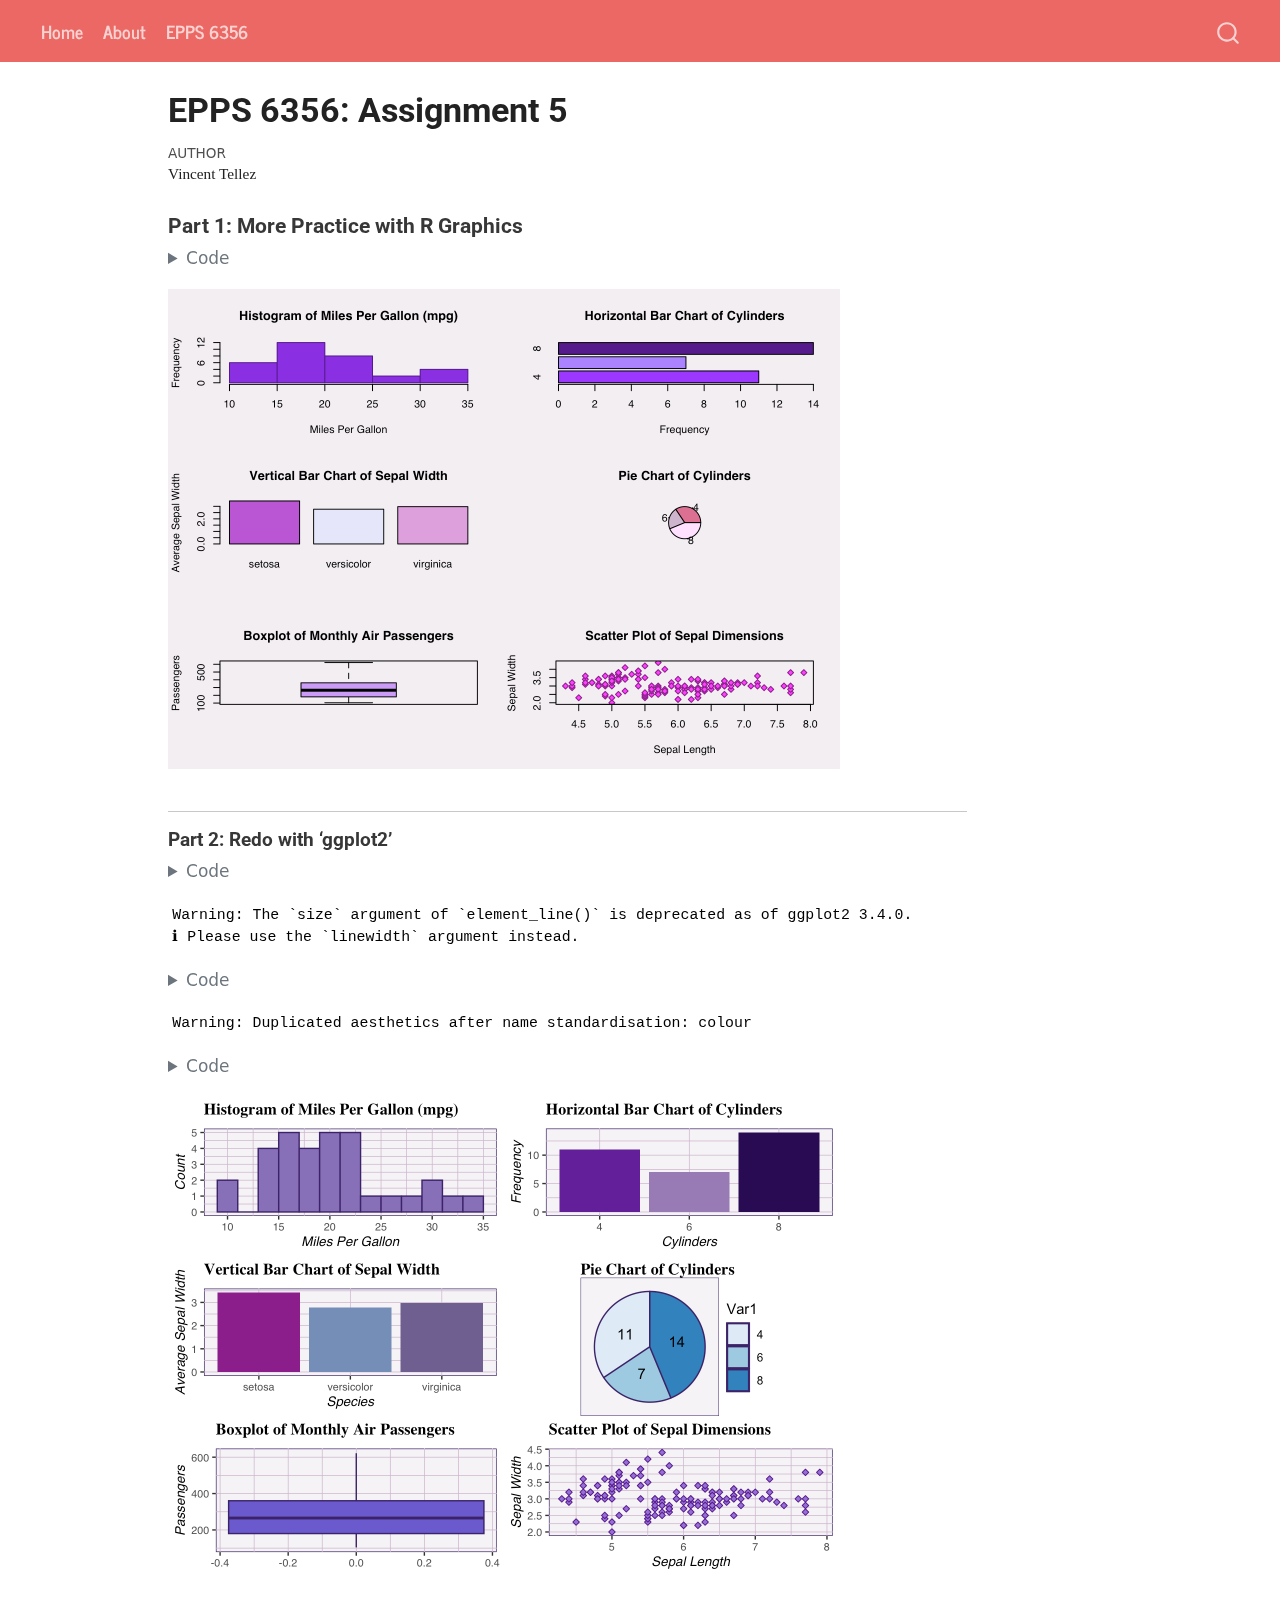
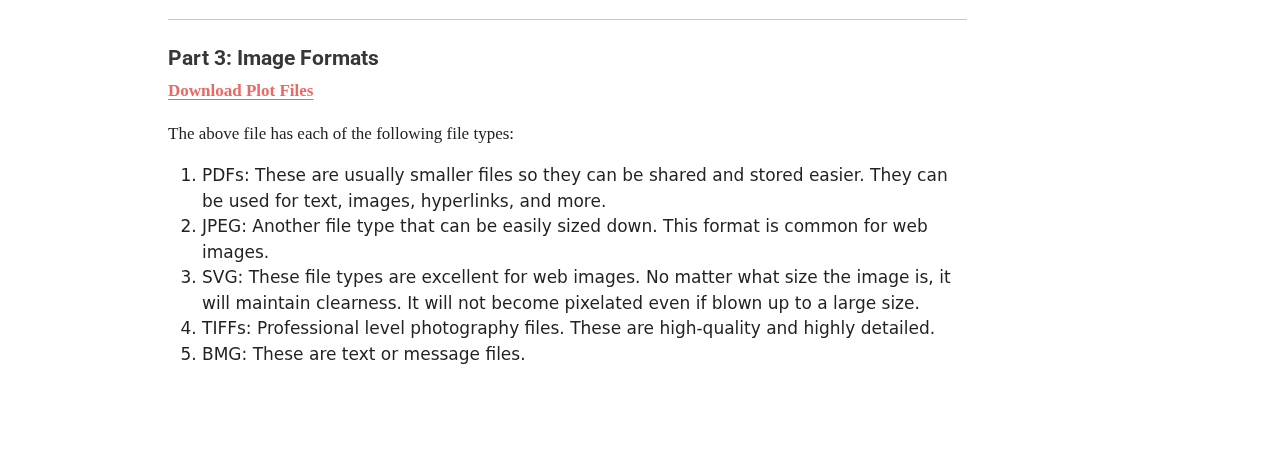
<file: assignment5.html>
<!DOCTYPE html>
<html xmlns="http://www.w3.org/1999/xhtml" lang="en" xml:lang="en"><head>

<meta charset="utf-8">
<meta name="generator" content="quarto-1.5.57">

<meta name="viewport" content="width=device-width, initial-scale=1.0, user-scalable=yes">

<meta name="author" content="Vincent Tellez">

<title>EPPS 6356: Assignment 5 – Vincent Tellez</title>
<style>
code{white-space: pre-wrap;}
span.smallcaps{font-variant: small-caps;}
div.columns{display: flex; gap: min(4vw, 1.5em);}
div.column{flex: auto; overflow-x: auto;}
div.hanging-indent{margin-left: 1.5em; text-indent: -1.5em;}
ul.task-list{list-style: none;}
ul.task-list li input[type="checkbox"] {
  width: 0.8em;
  margin: 0 0.8em 0.2em -1em; /* quarto-specific, see https://github.com/quarto-dev/quarto-cli/issues/4556 */ 
  vertical-align: middle;
}
/* CSS for syntax highlighting */
pre > code.sourceCode { white-space: pre; position: relative; }
pre > code.sourceCode > span { line-height: 1.25; }
pre > code.sourceCode > span:empty { height: 1.2em; }
.sourceCode { overflow: visible; }
code.sourceCode > span { color: inherit; text-decoration: inherit; }
div.sourceCode { margin: 1em 0; }
pre.sourceCode { margin: 0; }
@media screen {
div.sourceCode { overflow: auto; }
}
@media print {
pre > code.sourceCode { white-space: pre-wrap; }
pre > code.sourceCode > span { display: inline-block; text-indent: -5em; padding-left: 5em; }
}
pre.numberSource code
  { counter-reset: source-line 0; }
pre.numberSource code > span
  { position: relative; left: -4em; counter-increment: source-line; }
pre.numberSource code > span > a:first-child::before
  { content: counter(source-line);
    position: relative; left: -1em; text-align: right; vertical-align: baseline;
    border: none; display: inline-block;
    -webkit-touch-callout: none; -webkit-user-select: none;
    -khtml-user-select: none; -moz-user-select: none;
    -ms-user-select: none; user-select: none;
    padding: 0 4px; width: 4em;
  }
pre.numberSource { margin-left: 3em;  padding-left: 4px; }
div.sourceCode
  {   }
@media screen {
pre > code.sourceCode > span > a:first-child::before { text-decoration: underline; }
}
</style>


<script src="site_libs/quarto-nav/quarto-nav.js"></script>
<script src="site_libs/quarto-nav/headroom.min.js"></script>
<script src="site_libs/clipboard/clipboard.min.js"></script>
<script src="site_libs/quarto-search/autocomplete.umd.js"></script>
<script src="site_libs/quarto-search/fuse.min.js"></script>
<script src="site_libs/quarto-search/quarto-search.js"></script>
<meta name="quarto:offset" content="./">
<script src="site_libs/quarto-html/quarto.js"></script>
<script src="site_libs/quarto-html/popper.min.js"></script>
<script src="site_libs/quarto-html/tippy.umd.min.js"></script>
<script src="site_libs/quarto-html/anchor.min.js"></script>
<link href="site_libs/quarto-html/tippy.css" rel="stylesheet">
<script src="site_libs/bootstrap/bootstrap.min.js"></script>
<link href="site_libs/bootstrap/bootstrap-icons.css" rel="stylesheet">
<link href="site_libs/bootstrap/bootstrap.min.css" rel="stylesheet" id="quarto-bootstrap" data-mode="light">
<script id="quarto-search-options" type="application/json">{
  "location": "navbar",
  "copy-button": false,
  "collapse-after": 3,
  "panel-placement": "end",
  "type": "overlay",
  "limit": 50,
  "keyboard-shortcut": [
    "f",
    "/",
    "s"
  ],
  "show-item-context": false,
  "language": {
    "search-no-results-text": "No results",
    "search-matching-documents-text": "matching documents",
    "search-copy-link-title": "Copy link to search",
    "search-hide-matches-text": "Hide additional matches",
    "search-more-match-text": "more match in this document",
    "search-more-matches-text": "more matches in this document",
    "search-clear-button-title": "Clear",
    "search-text-placeholder": "",
    "search-detached-cancel-button-title": "Cancel",
    "search-submit-button-title": "Submit",
    "search-label": "Search"
  }
}</script>


<link rel="stylesheet" href="styles.css">
</head>

<body class="nav-fixed">

<div id="quarto-search-results"></div>
  <header id="quarto-header" class="headroom fixed-top">
    <nav class="navbar navbar-expand-lg " data-bs-theme="dark">
      <div class="navbar-container container-fluid">
            <div id="quarto-search" class="" title="Search"></div>
          <button class="navbar-toggler" type="button" data-bs-toggle="collapse" data-bs-target="#navbarCollapse" aria-controls="navbarCollapse" role="menu" aria-expanded="false" aria-label="Toggle navigation" onclick="if (window.quartoToggleHeadroom) { window.quartoToggleHeadroom(); }">
  <span class="navbar-toggler-icon"></span>
</button>
          <div class="collapse navbar-collapse" id="navbarCollapse">
            <ul class="navbar-nav navbar-nav-scroll me-auto">
  <li class="nav-item">
    <a class="nav-link" href="./index.html"> 
<span class="menu-text">Home</span></a>
  </li>  
  <li class="nav-item">
    <a class="nav-link" href="./about.html"> 
<span class="menu-text">About</span></a>
  </li>  
  <li class="nav-item">
    <a class="nav-link" href="./assignmain.html"> 
<span class="menu-text">EPPS 6356</span></a>
  </li>  
</ul>
          </div> <!-- /navcollapse -->
            <div class="quarto-navbar-tools">
</div>
      </div> <!-- /container-fluid -->
    </nav>
</header>
<!-- content -->
<div id="quarto-content" class="quarto-container page-columns page-rows-contents page-layout-article page-navbar">
<!-- sidebar -->
<!-- margin-sidebar -->
    <div id="quarto-margin-sidebar" class="sidebar margin-sidebar zindex-bottom">
        
    </div>
<!-- main -->
<main class="content" id="quarto-document-content">

<header id="title-block-header" class="quarto-title-block default">
<div class="quarto-title">
<h1 class="title">EPPS 6356: Assignment 5</h1>
</div>



<div class="quarto-title-meta">

    <div>
    <div class="quarto-title-meta-heading">Author</div>
    <div class="quarto-title-meta-contents">
             <p>Vincent Tellez </p>
          </div>
  </div>
    
  
    
  </div>
  


</header>


<section id="part-1-more-practice-with-r-graphics" class="level4">
<h4 class="anchored" data-anchor-id="part-1-more-practice-with-r-graphics">Part 1: More Practice with R Graphics</h4>
<div class="cell">
<details class="code-fold">
<summary>Code</summary>
<div class="sourceCode cell-code" id="cb1"><pre class="sourceCode r code-with-copy"><code class="sourceCode r"><span id="cb1-1"><a href="#cb1-1" aria-hidden="true" tabindex="-1"></a><span class="co"># Disclaimer: ChatGPT assisted with writing this code</span></span>
<span id="cb1-2"><a href="#cb1-2" aria-hidden="true" tabindex="-1"></a><span class="co"># multi-chart again</span></span>
<span id="cb1-3"><a href="#cb1-3" aria-hidden="true" tabindex="-1"></a><span class="fu">par</span>(<span class="at">mfrow =</span> <span class="fu">c</span>(<span class="dv">3</span>, <span class="dv">2</span>), <span class="at">family =</span> <span class="st">"sans"</span>, <span class="at">bg =</span> <span class="st">"#f2eef2"</span>) <span class="co"># 3 rows, 2 columns layout</span></span>
<span id="cb1-4"><a href="#cb1-4" aria-hidden="true" tabindex="-1"></a></span>
<span id="cb1-5"><a href="#cb1-5" aria-hidden="true" tabindex="-1"></a><span class="co"># Histogram - Miles Per Gallon (mpg) in mtcars</span></span>
<span id="cb1-6"><a href="#cb1-6" aria-hidden="true" tabindex="-1"></a><span class="fu">hist</span>(mtcars<span class="sc">$</span>mpg, </span>
<span id="cb1-7"><a href="#cb1-7" aria-hidden="true" tabindex="-1"></a>     <span class="at">main =</span> <span class="st">"Histogram of Miles Per Gallon (mpg)"</span>, </span>
<span id="cb1-8"><a href="#cb1-8" aria-hidden="true" tabindex="-1"></a>     <span class="at">xlab =</span> <span class="st">"Miles Per Gallon"</span>, </span>
<span id="cb1-9"><a href="#cb1-9" aria-hidden="true" tabindex="-1"></a>     <span class="at">col =</span> <span class="st">"blueviolet"</span>, </span>
<span id="cb1-10"><a href="#cb1-10" aria-hidden="true" tabindex="-1"></a>     <span class="at">border =</span> <span class="st">"purple4"</span>)</span>
<span id="cb1-11"><a href="#cb1-11" aria-hidden="true" tabindex="-1"></a></span>
<span id="cb1-12"><a href="#cb1-12" aria-hidden="true" tabindex="-1"></a><span class="co"># Horizontal Bar Chart - Frequency of Cylinders in mtcars</span></span>
<span id="cb1-13"><a href="#cb1-13" aria-hidden="true" tabindex="-1"></a>cyl_table <span class="ot">&lt;-</span> <span class="fu">table</span>(mtcars<span class="sc">$</span>cyl)</span>
<span id="cb1-14"><a href="#cb1-14" aria-hidden="true" tabindex="-1"></a><span class="fu">barplot</span>(cyl_table, </span>
<span id="cb1-15"><a href="#cb1-15" aria-hidden="true" tabindex="-1"></a>        <span class="at">horiz =</span> <span class="cn">TRUE</span>, </span>
<span id="cb1-16"><a href="#cb1-16" aria-hidden="true" tabindex="-1"></a>        <span class="at">main =</span> <span class="st">"Horizontal Bar Chart of Cylinders"</span>, </span>
<span id="cb1-17"><a href="#cb1-17" aria-hidden="true" tabindex="-1"></a>        <span class="at">xlab =</span> <span class="st">"Frequency"</span>, </span>
<span id="cb1-18"><a href="#cb1-18" aria-hidden="true" tabindex="-1"></a>        <span class="at">col =</span> <span class="fu">c</span>(<span class="st">"purple1"</span>, <span class="st">"mediumpurple1"</span>, <span class="st">"purple4"</span>))  </span>
<span id="cb1-19"><a href="#cb1-19" aria-hidden="true" tabindex="-1"></a></span>
<span id="cb1-20"><a href="#cb1-20" aria-hidden="true" tabindex="-1"></a><span class="co"># Vertical Bar Chart - Average Sepal Width by Species in iris</span></span>
<span id="cb1-21"><a href="#cb1-21" aria-hidden="true" tabindex="-1"></a>iris_means <span class="ot">&lt;-</span> <span class="fu">tapply</span>(iris<span class="sc">$</span>Sepal.Width, iris<span class="sc">$</span>Species, mean)</span>
<span id="cb1-22"><a href="#cb1-22" aria-hidden="true" tabindex="-1"></a><span class="fu">barplot</span>(iris_means, </span>
<span id="cb1-23"><a href="#cb1-23" aria-hidden="true" tabindex="-1"></a>        <span class="at">main =</span> <span class="st">"Vertical Bar Chart of Sepal Width"</span>, </span>
<span id="cb1-24"><a href="#cb1-24" aria-hidden="true" tabindex="-1"></a>        <span class="at">ylab =</span> <span class="st">"Average Sepal Width"</span>, </span>
<span id="cb1-25"><a href="#cb1-25" aria-hidden="true" tabindex="-1"></a>        <span class="at">col =</span> <span class="fu">c</span>(<span class="st">"mediumorchid"</span>, <span class="st">"lavender"</span>, <span class="st">"plum"</span>))</span>
<span id="cb1-26"><a href="#cb1-26" aria-hidden="true" tabindex="-1"></a></span>
<span id="cb1-27"><a href="#cb1-27" aria-hidden="true" tabindex="-1"></a><span class="co"># Pie Chart - Proportion of Cylinders in mtcars</span></span>
<span id="cb1-28"><a href="#cb1-28" aria-hidden="true" tabindex="-1"></a><span class="fu">pie</span>(cyl_table, </span>
<span id="cb1-29"><a href="#cb1-29" aria-hidden="true" tabindex="-1"></a>    <span class="at">main =</span> <span class="st">"Pie Chart of Cylinders"</span>, </span>
<span id="cb1-30"><a href="#cb1-30" aria-hidden="true" tabindex="-1"></a>    <span class="at">col =</span> <span class="fu">c</span>(<span class="st">"palevioletred"</span>, <span class="st">"thistle3"</span>, <span class="st">"thistle1"</span>))</span>
<span id="cb1-31"><a href="#cb1-31" aria-hidden="true" tabindex="-1"></a></span>
<span id="cb1-32"><a href="#cb1-32" aria-hidden="true" tabindex="-1"></a><span class="co"># Box Plot - Monthly Air Passengers</span></span>
<span id="cb1-33"><a href="#cb1-33" aria-hidden="true" tabindex="-1"></a><span class="fu">boxplot</span>(AirPassengers, </span>
<span id="cb1-34"><a href="#cb1-34" aria-hidden="true" tabindex="-1"></a>        <span class="at">main =</span> <span class="st">"Boxplot of Monthly Air Passengers"</span>, </span>
<span id="cb1-35"><a href="#cb1-35" aria-hidden="true" tabindex="-1"></a>        <span class="at">ylab =</span> <span class="st">"Passengers"</span>, </span>
<span id="cb1-36"><a href="#cb1-36" aria-hidden="true" tabindex="-1"></a>        <span class="at">col =</span> <span class="st">"#ca9bf7"</span>)</span>
<span id="cb1-37"><a href="#cb1-37" aria-hidden="true" tabindex="-1"></a></span>
<span id="cb1-38"><a href="#cb1-38" aria-hidden="true" tabindex="-1"></a><span class="co"># Scatter Plot - Sepal Length vs. Sepal Width in iris</span></span>
<span id="cb1-39"><a href="#cb1-39" aria-hidden="true" tabindex="-1"></a><span class="fu">plot</span>(iris<span class="sc">$</span>Sepal.Length, iris<span class="sc">$</span>Sepal.Width, </span>
<span id="cb1-40"><a href="#cb1-40" aria-hidden="true" tabindex="-1"></a>     <span class="at">main =</span> <span class="st">"Scatter Plot of Sepal Dimensions"</span>, </span>
<span id="cb1-41"><a href="#cb1-41" aria-hidden="true" tabindex="-1"></a>     <span class="at">xlab =</span> <span class="st">"Sepal Length"</span>, </span>
<span id="cb1-42"><a href="#cb1-42" aria-hidden="true" tabindex="-1"></a>     <span class="at">ylab =</span> <span class="st">"Sepal Width"</span>, </span>
<span id="cb1-43"><a href="#cb1-43" aria-hidden="true" tabindex="-1"></a>     <span class="at">col =</span> <span class="st">"magenta4"</span>, <span class="at">bg =</span> <span class="st">"magenta1"</span>, </span>
<span id="cb1-44"><a href="#cb1-44" aria-hidden="true" tabindex="-1"></a>     <span class="at">pch =</span> <span class="dv">23</span>)</span></code><button title="Copy to Clipboard" class="code-copy-button"><i class="bi"></i></button></pre></div>
</details>
<div class="cell-output-display">
<div>
<figure class="figure">
<p><img src="assignment5_files/figure-html/unnamed-chunk-1-1.png" class="img-fluid figure-img" width="672"></p>
</figure>
</div>
</div>
</div>
<hr>
<section id="part-2-redo-with-ggplot2" class="level5">
<h5 class="anchored" data-anchor-id="part-2-redo-with-ggplot2">Part 2: Redo with ‘ggplot2’</h5>
<div class="cell">
<details class="code-fold">
<summary>Code</summary>
<div class="sourceCode cell-code" id="cb2"><pre class="sourceCode r code-with-copy"><code class="sourceCode r"><span id="cb2-1"><a href="#cb2-1" aria-hidden="true" tabindex="-1"></a><span class="co"># Load the ggplot2 package</span></span>
<span id="cb2-2"><a href="#cb2-2" aria-hidden="true" tabindex="-1"></a><span class="fu">library</span>(ggplot2)</span>
<span id="cb2-3"><a href="#cb2-3" aria-hidden="true" tabindex="-1"></a><span class="fu">library</span>(gridExtra)</span>
<span id="cb2-4"><a href="#cb2-4" aria-hidden="true" tabindex="-1"></a></span>
<span id="cb2-5"><a href="#cb2-5" aria-hidden="true" tabindex="-1"></a><span class="co"># Histogram - Miles Per Gallon (mpg) in mtcars</span></span>
<span id="cb2-6"><a href="#cb2-6" aria-hidden="true" tabindex="-1"></a>g1 <span class="ot">&lt;-</span> <span class="fu">ggplot</span>(mtcars, <span class="fu">aes</span>(<span class="at">x =</span> mpg)) <span class="sc">+</span></span>
<span id="cb2-7"><a href="#cb2-7" aria-hidden="true" tabindex="-1"></a>  <span class="fu">geom_histogram</span>(<span class="at">binwidth =</span> <span class="dv">2</span>, <span class="at">fill =</span> <span class="st">"#8870b9"</span>, <span class="at">color =</span> <span class="st">"#3c2268"</span>) <span class="sc">+</span></span>
<span id="cb2-8"><a href="#cb2-8" aria-hidden="true" tabindex="-1"></a>  <span class="fu">labs</span>(<span class="at">title =</span> <span class="fu">substitute</span>(<span class="fu">paste</span>(<span class="fu">bold</span>(<span class="st">"Histogram of Miles Per Gallon (mpg)"</span>))), <span class="at">x =</span> <span class="st">"Miles Per Gallon"</span>, <span class="at">y =</span> <span class="st">"Count"</span>) <span class="sc">+</span></span>
<span id="cb2-9"><a href="#cb2-9" aria-hidden="true" tabindex="-1"></a>  <span class="fu">theme</span>(<span class="at">plot.title =</span> <span class="fu">element_text</span>(<span class="at">family =</span> <span class="st">'serif'</span>, <span class="at">face =</span> <span class="st">"bold.italic"</span>, <span class="at">size =</span> <span class="dv">12</span>),</span>
<span id="cb2-10"><a href="#cb2-10" aria-hidden="true" tabindex="-1"></a>        <span class="at">axis.title.x =</span> <span class="fu">element_text</span>(<span class="at">family =</span> <span class="st">'sans'</span>, <span class="at">face =</span> <span class="st">'italic'</span>, <span class="at">size =</span> <span class="dv">10</span>),</span>
<span id="cb2-11"><a href="#cb2-11" aria-hidden="true" tabindex="-1"></a>        <span class="at">axis.title.y=</span> <span class="fu">element_text</span>(<span class="at">family =</span> <span class="st">'sans'</span>, <span class="at">face =</span> <span class="st">'italic'</span>, <span class="at">size =</span> <span class="dv">10</span>),</span>
<span id="cb2-12"><a href="#cb2-12" aria-hidden="true" tabindex="-1"></a>        <span class="at">axis.text.x =</span> <span class="fu">element_text</span>(<span class="at">family =</span> <span class="st">'sans'</span>, <span class="at">face =</span> <span class="st">'plain'</span>, <span class="at">size =</span> <span class="dv">8</span>),</span>
<span id="cb2-13"><a href="#cb2-13" aria-hidden="true" tabindex="-1"></a>        <span class="at">axis.text.y =</span> <span class="fu">element_text</span>(<span class="at">family =</span> <span class="st">'sans'</span>, <span class="at">face =</span> <span class="st">'plain'</span>, <span class="at">size =</span> <span class="dv">8</span>),</span>
<span id="cb2-14"><a href="#cb2-14" aria-hidden="true" tabindex="-1"></a>    <span class="at">panel.background =</span> <span class="fu">element_rect</span>(<span class="at">fill =</span> <span class="st">"#f5f3f6"</span>, <span class="at">color =</span> <span class="st">"#3c2268"</span>, <span class="at">linewidth =</span> <span class="fl">0.5</span>, </span>
<span id="cb2-15"><a href="#cb2-15" aria-hidden="true" tabindex="-1"></a>                                            <span class="at">linetype =</span> <span class="st">"solid"</span>),</span>
<span id="cb2-16"><a href="#cb2-16" aria-hidden="true" tabindex="-1"></a>    <span class="at">panel.grid.major =</span> <span class="fu">element_line</span>(<span class="at">size =</span> <span class="fl">0.25</span>, <span class="at">linetype =</span> <span class="st">'solid'</span>,</span>
<span id="cb2-17"><a href="#cb2-17" aria-hidden="true" tabindex="-1"></a>                                    <span class="at">colour =</span> <span class="st">"thistle3"</span>), </span>
<span id="cb2-18"><a href="#cb2-18" aria-hidden="true" tabindex="-1"></a>    <span class="at">panel.grid.minor =</span> <span class="fu">element_line</span>(<span class="at">size =</span> <span class="fl">0.25</span>, <span class="at">linetype =</span> <span class="st">'solid'</span>,</span>
<span id="cb2-19"><a href="#cb2-19" aria-hidden="true" tabindex="-1"></a>                                    <span class="at">colour =</span> <span class="st">"thistle3"</span>))</span></code><button title="Copy to Clipboard" class="code-copy-button"><i class="bi"></i></button></pre></div>
</details>
<div class="cell-output cell-output-stderr">
<pre><code>Warning: The `size` argument of `element_line()` is deprecated as of ggplot2 3.4.0.
ℹ Please use the `linewidth` argument instead.</code></pre>
</div>
<details class="code-fold">
<summary>Code</summary>
<div class="sourceCode cell-code" id="cb4"><pre class="sourceCode r code-with-copy"><code class="sourceCode r"><span id="cb4-1"><a href="#cb4-1" aria-hidden="true" tabindex="-1"></a><span class="co"># Horizontal Bar Chart - Frequency of Cylinders in mtcars</span></span>
<span id="cb4-2"><a href="#cb4-2" aria-hidden="true" tabindex="-1"></a>cyl_table <span class="ot">&lt;-</span> <span class="fu">as.data.frame</span>(<span class="fu">table</span>(mtcars<span class="sc">$</span>cyl))</span>
<span id="cb4-3"><a href="#cb4-3" aria-hidden="true" tabindex="-1"></a>g2 <span class="ot">&lt;-</span> <span class="fu">ggplot</span>(cyl_table, <span class="fu">aes</span>(<span class="at">x =</span> Freq, <span class="at">y =</span> Var1)) <span class="sc">+</span></span>
<span id="cb4-4"><a href="#cb4-4" aria-hidden="true" tabindex="-1"></a>  <span class="fu">geom_bar</span>(<span class="at">stat =</span> <span class="st">"identity"</span>, <span class="at">fill =</span> <span class="fu">c</span>(<span class="st">"#631c99"</span>, <span class="st">"#987ab4"</span>, <span class="st">"#290053"</span>)) <span class="sc">+</span></span>
<span id="cb4-5"><a href="#cb4-5" aria-hidden="true" tabindex="-1"></a>  <span class="fu">labs</span>(<span class="at">title =</span> <span class="fu">substitute</span>(<span class="fu">paste</span>(<span class="fu">bold</span>(<span class="st">"Horizontal Bar Chart of Cylinders"</span>))), <span class="at">x =</span> <span class="st">"Frequency"</span>, <span class="at">y =</span> <span class="st">"Cylinders"</span>) <span class="sc">+</span></span>
<span id="cb4-6"><a href="#cb4-6" aria-hidden="true" tabindex="-1"></a>  <span class="fu">coord_flip</span>() <span class="sc">+</span></span>
<span id="cb4-7"><a href="#cb4-7" aria-hidden="true" tabindex="-1"></a>  <span class="fu">theme</span>(<span class="at">plot.title =</span> <span class="fu">element_text</span>(<span class="at">family =</span> <span class="st">'serif'</span>, <span class="at">face =</span> <span class="st">"bold.italic"</span>, <span class="at">size =</span> <span class="dv">12</span>),</span>
<span id="cb4-8"><a href="#cb4-8" aria-hidden="true" tabindex="-1"></a>        <span class="at">axis.title.x =</span> <span class="fu">element_text</span>(<span class="at">family =</span> <span class="st">'sans'</span>, <span class="at">face =</span> <span class="st">'italic'</span>, <span class="at">size =</span> <span class="dv">10</span>),</span>
<span id="cb4-9"><a href="#cb4-9" aria-hidden="true" tabindex="-1"></a>        <span class="at">axis.title.y=</span> <span class="fu">element_text</span>(<span class="at">family =</span> <span class="st">'sans'</span>, <span class="at">face =</span> <span class="st">'italic'</span>, <span class="at">size =</span> <span class="dv">10</span>),</span>
<span id="cb4-10"><a href="#cb4-10" aria-hidden="true" tabindex="-1"></a>        <span class="at">axis.text.x =</span> <span class="fu">element_text</span>(<span class="at">family =</span> <span class="st">'sans'</span>, <span class="at">face =</span> <span class="st">'plain'</span>, <span class="at">size =</span> <span class="dv">8</span>),</span>
<span id="cb4-11"><a href="#cb4-11" aria-hidden="true" tabindex="-1"></a>        <span class="at">axis.text.y =</span> <span class="fu">element_text</span>(<span class="at">family =</span> <span class="st">'sans'</span>, <span class="at">face =</span> <span class="st">'plain'</span>, <span class="at">size =</span> <span class="dv">8</span>),</span>
<span id="cb4-12"><a href="#cb4-12" aria-hidden="true" tabindex="-1"></a>        <span class="at">panel.background =</span> <span class="fu">element_rect</span>(<span class="at">fill =</span> <span class="st">"#f5f3f6"</span>, <span class="at">color =</span> <span class="st">"#3c2268"</span>, <span class="at">linewidth =</span> <span class="fl">0.5</span>, </span>
<span id="cb4-13"><a href="#cb4-13" aria-hidden="true" tabindex="-1"></a>                                        <span class="at">linetype =</span> <span class="st">"solid"</span>),<span class="at">panel.grid.major =</span> <span class="fu">element_line</span>(<span class="at">size =</span> <span class="fl">0.25</span>, <span class="at">linetype =</span> <span class="st">'solid'</span>,</span>
<span id="cb4-14"><a href="#cb4-14" aria-hidden="true" tabindex="-1"></a>                                    <span class="at">colour =</span> <span class="st">"thistle3"</span>), </span>
<span id="cb4-15"><a href="#cb4-15" aria-hidden="true" tabindex="-1"></a>    <span class="at">panel.grid.minor =</span> <span class="fu">element_line</span>(<span class="at">size =</span> <span class="fl">0.25</span>, <span class="at">linetype =</span> <span class="st">'solid'</span>,</span>
<span id="cb4-16"><a href="#cb4-16" aria-hidden="true" tabindex="-1"></a>                                    <span class="at">colour =</span> <span class="st">"thistle3"</span>))</span>
<span id="cb4-17"><a href="#cb4-17" aria-hidden="true" tabindex="-1"></a></span>
<span id="cb4-18"><a href="#cb4-18" aria-hidden="true" tabindex="-1"></a><span class="co"># Vertical Bar Chart - Average Sepal Width by Species in iris</span></span>
<span id="cb4-19"><a href="#cb4-19" aria-hidden="true" tabindex="-1"></a>iris_means <span class="ot">&lt;-</span> <span class="fu">aggregate</span>(Sepal.Width <span class="sc">~</span> Species, <span class="at">data =</span> iris, mean)</span>
<span id="cb4-20"><a href="#cb4-20" aria-hidden="true" tabindex="-1"></a>g3<span class="ot">&lt;-</span> <span class="fu">ggplot</span>(iris_means, <span class="fu">aes</span>(<span class="at">x =</span> Species, <span class="at">y =</span> Sepal.Width, <span class="at">fill =</span> Species)) <span class="sc">+</span></span>
<span id="cb4-21"><a href="#cb4-21" aria-hidden="true" tabindex="-1"></a>  <span class="fu">geom_bar</span>(<span class="at">stat =</span> <span class="st">"identity"</span>, <span class="at">fill =</span> <span class="fu">c</span>(<span class="st">"darkmagenta"</span>, <span class="st">"#758eb7"</span>, <span class="st">"#6f5f90"</span>)) <span class="sc">+</span></span>
<span id="cb4-22"><a href="#cb4-22" aria-hidden="true" tabindex="-1"></a>  <span class="fu">labs</span>(<span class="at">title =</span> <span class="fu">substitute</span>(<span class="fu">paste</span>(<span class="fu">bold</span>(<span class="st">"Vertical Bar Chart of Sepal Width"</span>))), <span class="at">y =</span> <span class="st">"Average Sepal Width"</span>, <span class="at">x =</span> <span class="st">"Species"</span>) <span class="sc">+</span></span>
<span id="cb4-23"><a href="#cb4-23" aria-hidden="true" tabindex="-1"></a>  <span class="fu">theme</span>(<span class="at">legend.position =</span> <span class="st">"none"</span>,</span>
<span id="cb4-24"><a href="#cb4-24" aria-hidden="true" tabindex="-1"></a>        <span class="at">plot.title =</span> <span class="fu">element_text</span>(<span class="at">family =</span> <span class="st">'serif'</span>, <span class="at">face =</span> <span class="st">"bold.italic"</span>, <span class="at">size =</span> <span class="dv">12</span>),</span>
<span id="cb4-25"><a href="#cb4-25" aria-hidden="true" tabindex="-1"></a>        <span class="at">axis.title.x =</span> <span class="fu">element_text</span>(<span class="at">family =</span> <span class="st">'sans'</span>, <span class="at">face =</span> <span class="st">'italic'</span>, <span class="at">size =</span> <span class="dv">10</span>),</span>
<span id="cb4-26"><a href="#cb4-26" aria-hidden="true" tabindex="-1"></a>        <span class="at">axis.title.y=</span> <span class="fu">element_text</span>(<span class="at">family =</span> <span class="st">'sans'</span>, <span class="at">face =</span> <span class="st">'italic'</span>, <span class="at">size =</span> <span class="dv">10</span>),</span>
<span id="cb4-27"><a href="#cb4-27" aria-hidden="true" tabindex="-1"></a>        <span class="at">axis.text.x =</span> <span class="fu">element_text</span>(<span class="at">family =</span> <span class="st">'sans'</span>, <span class="at">face =</span> <span class="st">'plain'</span>, <span class="at">size =</span> <span class="dv">8</span>),</span>
<span id="cb4-28"><a href="#cb4-28" aria-hidden="true" tabindex="-1"></a>        <span class="at">axis.text.y =</span> <span class="fu">element_text</span>(<span class="at">family =</span> <span class="st">'sans'</span>, <span class="at">face =</span> <span class="st">'plain'</span>, <span class="at">size =</span> <span class="dv">8</span>),</span>
<span id="cb4-29"><a href="#cb4-29" aria-hidden="true" tabindex="-1"></a>        <span class="at">panel.background =</span> <span class="fu">element_rect</span>(<span class="at">fill =</span> <span class="st">"#f5f3f6"</span>, <span class="at">color =</span> <span class="st">"#3c2268"</span>, <span class="at">linewidth =</span> <span class="fl">0.5</span>, </span>
<span id="cb4-30"><a href="#cb4-30" aria-hidden="true" tabindex="-1"></a>                                        <span class="at">linetype =</span> <span class="st">"solid"</span>),</span>
<span id="cb4-31"><a href="#cb4-31" aria-hidden="true" tabindex="-1"></a>        <span class="at">panel.grid.major =</span> <span class="fu">element_line</span>(<span class="at">size =</span> <span class="fl">0.25</span>, <span class="at">linetype =</span> <span class="st">'solid'</span>,</span>
<span id="cb4-32"><a href="#cb4-32" aria-hidden="true" tabindex="-1"></a>                                        <span class="at">colour =</span> <span class="st">"thistle3"</span>), </span>
<span id="cb4-33"><a href="#cb4-33" aria-hidden="true" tabindex="-1"></a>        <span class="at">panel.grid.minor =</span> <span class="fu">element_line</span>(<span class="at">size =</span> <span class="fl">0.25</span>, <span class="at">linetype =</span> <span class="st">'solid'</span>,</span>
<span id="cb4-34"><a href="#cb4-34" aria-hidden="true" tabindex="-1"></a>                                        <span class="at">colour =</span> <span class="st">"thistle3"</span>))</span>
<span id="cb4-35"><a href="#cb4-35" aria-hidden="true" tabindex="-1"></a></span>
<span id="cb4-36"><a href="#cb4-36" aria-hidden="true" tabindex="-1"></a><span class="co"># Pie Chart - Proportion of Cylinders in mtcars</span></span>
<span id="cb4-37"><a href="#cb4-37" aria-hidden="true" tabindex="-1"></a>g4 <span class="ot">&lt;-</span> <span class="fu">ggplot</span>(cyl_table, <span class="fu">aes</span>(<span class="at">x =</span> <span class="st">""</span>, <span class="at">y =</span> Freq, <span class="at">fill =</span> Var1)) <span class="sc">+</span></span>
<span id="cb4-38"><a href="#cb4-38" aria-hidden="true" tabindex="-1"></a>  <span class="fu">geom_col</span>(<span class="at">color =</span> <span class="st">"#3c2268"</span>) <span class="sc">+</span></span>
<span id="cb4-39"><a href="#cb4-39" aria-hidden="true" tabindex="-1"></a>  <span class="fu">labs</span>(<span class="at">title =</span> <span class="st">"Pie Chart of Cylinders"</span>, <span class="at">x =</span> <span class="cn">NULL</span>, <span class="at">y =</span> <span class="cn">NULL</span>) <span class="sc">+</span></span>
<span id="cb4-40"><a href="#cb4-40" aria-hidden="true" tabindex="-1"></a>  <span class="fu">geom_text</span>(<span class="fu">aes</span>(<span class="at">label =</span> Freq),</span>
<span id="cb4-41"><a href="#cb4-41" aria-hidden="true" tabindex="-1"></a>            <span class="at">position =</span> <span class="fu">position_stack</span>(<span class="at">vjust =</span> <span class="fl">0.5</span>)) <span class="sc">+</span></span>
<span id="cb4-42"><a href="#cb4-42" aria-hidden="true" tabindex="-1"></a>  <span class="fu">coord_polar</span>(<span class="at">theta =</span> <span class="st">"y"</span>) <span class="sc">+</span></span>
<span id="cb4-43"><a href="#cb4-43" aria-hidden="true" tabindex="-1"></a>  <span class="fu">scale_fill_brewer</span>() <span class="sc">+</span></span>
<span id="cb4-44"><a href="#cb4-44" aria-hidden="true" tabindex="-1"></a>  <span class="fu">theme_void</span>() <span class="sc">+</span></span>
<span id="cb4-45"><a href="#cb4-45" aria-hidden="true" tabindex="-1"></a>  <span class="fu">theme</span>(<span class="at">plot.title =</span> <span class="fu">element_text</span>(<span class="at">family =</span> <span class="st">'serif'</span>, <span class="at">face =</span> <span class="st">"bold"</span>, <span class="at">size =</span> <span class="dv">12</span>),</span>
<span id="cb4-46"><a href="#cb4-46" aria-hidden="true" tabindex="-1"></a>        <span class="at">panel.background =</span> <span class="fu">element_rect</span>(<span class="at">fill =</span> <span class="st">"#f5f3f6"</span>, <span class="at">color =</span> <span class="st">"#3c2268"</span>))</span>
<span id="cb4-47"><a href="#cb4-47" aria-hidden="true" tabindex="-1"></a></span>
<span id="cb4-48"><a href="#cb4-48" aria-hidden="true" tabindex="-1"></a></span>
<span id="cb4-49"><a href="#cb4-49" aria-hidden="true" tabindex="-1"></a><span class="co"># Box Plot - Monthly Air Passengers</span></span>
<span id="cb4-50"><a href="#cb4-50" aria-hidden="true" tabindex="-1"></a>air_data <span class="ot">&lt;-</span> <span class="fu">data.frame</span>(<span class="at">Passengers =</span> <span class="fu">as.numeric</span>(AirPassengers))</span>
<span id="cb4-51"><a href="#cb4-51" aria-hidden="true" tabindex="-1"></a>g5 <span class="ot">&lt;-</span> <span class="fu">ggplot</span>(air_data, <span class="fu">aes</span>(<span class="at">y =</span> Passengers)) <span class="sc">+</span></span>
<span id="cb4-52"><a href="#cb4-52" aria-hidden="true" tabindex="-1"></a>  <span class="fu">geom_boxplot</span>(<span class="at">fill =</span> <span class="st">"slateblue"</span>, <span class="at">color =</span> <span class="st">"#3c2268"</span>) <span class="sc">+</span></span>
<span id="cb4-53"><a href="#cb4-53" aria-hidden="true" tabindex="-1"></a>  <span class="fu">labs</span>(<span class="at">title =</span> <span class="fu">substitute</span>(<span class="fu">paste</span>(<span class="fu">bold</span>(<span class="st">"Boxplot of Monthly Air Passengers"</span>))), <span class="at">y =</span> <span class="st">"Passengers"</span>) <span class="sc">+</span></span>
<span id="cb4-54"><a href="#cb4-54" aria-hidden="true" tabindex="-1"></a>  <span class="fu">theme</span>(<span class="at">legend.title =</span> <span class="fu">element_blank</span>(), <span class="at">plot.title =</span> <span class="fu">element_text</span>(<span class="at">family =</span> <span class="st">'serif'</span>, <span class="at">face =</span> <span class="st">"bold.italic"</span>, <span class="at">size =</span> <span class="dv">12</span>),</span>
<span id="cb4-55"><a href="#cb4-55" aria-hidden="true" tabindex="-1"></a>        <span class="at">axis.title.x =</span> <span class="fu">element_text</span>(<span class="at">family =</span> <span class="st">'sans'</span>, <span class="at">face =</span> <span class="st">'italic'</span>, <span class="at">size =</span> <span class="dv">10</span>),</span>
<span id="cb4-56"><a href="#cb4-56" aria-hidden="true" tabindex="-1"></a>        <span class="at">axis.title.y=</span> <span class="fu">element_text</span>(<span class="at">family =</span> <span class="st">'sans'</span>, <span class="at">face =</span> <span class="st">'italic'</span>, <span class="at">size =</span> <span class="dv">10</span>),</span>
<span id="cb4-57"><a href="#cb4-57" aria-hidden="true" tabindex="-1"></a>        <span class="at">axis.text.x =</span> <span class="fu">element_text</span>(<span class="at">family =</span> <span class="st">'sans'</span>, <span class="at">face =</span> <span class="st">'plain'</span>, <span class="at">size =</span> <span class="dv">8</span>),</span>
<span id="cb4-58"><a href="#cb4-58" aria-hidden="true" tabindex="-1"></a>        <span class="at">axis.text.y =</span> <span class="fu">element_text</span>(<span class="at">family =</span> <span class="st">'sans'</span>, <span class="at">face =</span> <span class="st">'plain'</span>, <span class="at">size =</span> <span class="dv">8</span>),</span>
<span id="cb4-59"><a href="#cb4-59" aria-hidden="true" tabindex="-1"></a>        <span class="at">panel.background =</span> <span class="fu">element_rect</span>(<span class="at">fill =</span> <span class="st">"#f5f3f6"</span>, <span class="at">color =</span> <span class="st">"#3c2268"</span>, <span class="at">linewidth =</span> <span class="fl">0.5</span>, </span>
<span id="cb4-60"><a href="#cb4-60" aria-hidden="true" tabindex="-1"></a>                                        <span class="at">linetype =</span> <span class="st">"solid"</span>),</span>
<span id="cb4-61"><a href="#cb4-61" aria-hidden="true" tabindex="-1"></a>        <span class="at">panel.grid.major =</span> <span class="fu">element_line</span>(<span class="at">size =</span> <span class="fl">0.25</span>, <span class="at">linetype =</span> <span class="st">'solid'</span>,</span>
<span id="cb4-62"><a href="#cb4-62" aria-hidden="true" tabindex="-1"></a>                                        <span class="at">colour =</span> <span class="st">"thistle3"</span>), </span>
<span id="cb4-63"><a href="#cb4-63" aria-hidden="true" tabindex="-1"></a>        <span class="at">panel.grid.minor =</span> <span class="fu">element_line</span>(<span class="at">size =</span> <span class="fl">0.25</span>, <span class="at">linetype =</span> <span class="st">'solid'</span>,</span>
<span id="cb4-64"><a href="#cb4-64" aria-hidden="true" tabindex="-1"></a>                                        <span class="at">colour =</span> <span class="st">"thistle3"</span>))</span>
<span id="cb4-65"><a href="#cb4-65" aria-hidden="true" tabindex="-1"></a></span>
<span id="cb4-66"><a href="#cb4-66" aria-hidden="true" tabindex="-1"></a><span class="co"># Scatter Plot - Sepal Length vs. Sepal Width in iris</span></span>
<span id="cb4-67"><a href="#cb4-67" aria-hidden="true" tabindex="-1"></a>g6 <span class="ot">&lt;-</span> <span class="fu">ggplot</span>(iris, <span class="fu">aes</span>(<span class="at">x =</span> Sepal.Length, <span class="at">y =</span> Sepal.Width)) <span class="sc">+</span></span>
<span id="cb4-68"><a href="#cb4-68" aria-hidden="true" tabindex="-1"></a>  <span class="fu">geom_point</span>(<span class="at">color =</span> <span class="st">"purple4"</span>, <span class="at">shape =</span> <span class="dv">23</span>, <span class="at">col =</span> <span class="st">"#411b46"</span>, <span class="at">bg =</span> <span class="st">"#966fd6"</span>) <span class="sc">+</span></span>
<span id="cb4-69"><a href="#cb4-69" aria-hidden="true" tabindex="-1"></a>  <span class="fu">labs</span>(<span class="at">title =</span> <span class="fu">substitute</span>(<span class="fu">paste</span>(<span class="fu">bold</span>(<span class="st">"Scatter Plot of Sepal Dimensions"</span>))), <span class="at">x =</span> <span class="st">"Sepal Length"</span>, <span class="at">y =</span> <span class="st">"Sepal Width"</span>) <span class="sc">+</span></span>
<span id="cb4-70"><a href="#cb4-70" aria-hidden="true" tabindex="-1"></a>  <span class="fu">theme</span>(<span class="at">legend.title =</span> <span class="fu">element_blank</span>(), <span class="at">plot.title =</span> <span class="fu">element_text</span>(<span class="at">family =</span> <span class="st">'serif'</span>, <span class="at">face =</span> <span class="st">"bold.italic"</span>, <span class="at">size =</span> <span class="dv">12</span>),</span>
<span id="cb4-71"><a href="#cb4-71" aria-hidden="true" tabindex="-1"></a>        <span class="at">axis.title.x =</span> <span class="fu">element_text</span>(<span class="at">family =</span> <span class="st">'sans'</span>, <span class="at">face =</span> <span class="st">'italic'</span>, <span class="at">size =</span> <span class="dv">10</span>),</span>
<span id="cb4-72"><a href="#cb4-72" aria-hidden="true" tabindex="-1"></a>        <span class="at">axis.title.y=</span> <span class="fu">element_text</span>(<span class="at">family =</span> <span class="st">'sans'</span>, <span class="at">face =</span> <span class="st">'italic'</span>, <span class="at">size =</span> <span class="dv">10</span>),</span>
<span id="cb4-73"><a href="#cb4-73" aria-hidden="true" tabindex="-1"></a>        <span class="at">axis.text.x =</span> <span class="fu">element_text</span>(<span class="at">family =</span> <span class="st">'sans'</span>, <span class="at">face =</span> <span class="st">'plain'</span>, <span class="at">size =</span> <span class="dv">8</span>),</span>
<span id="cb4-74"><a href="#cb4-74" aria-hidden="true" tabindex="-1"></a>        <span class="at">axis.text.y =</span> <span class="fu">element_text</span>(<span class="at">family =</span> <span class="st">'sans'</span>, <span class="at">face =</span> <span class="st">'plain'</span>, <span class="at">size =</span> <span class="dv">8</span>),</span>
<span id="cb4-75"><a href="#cb4-75" aria-hidden="true" tabindex="-1"></a>        <span class="at">panel.background =</span> <span class="fu">element_rect</span>(<span class="at">fill =</span> <span class="st">"#f5f3f6"</span>, <span class="at">color =</span> <span class="st">"#3c2268"</span>, <span class="at">linewidth =</span> <span class="fl">0.5</span>, </span>
<span id="cb4-76"><a href="#cb4-76" aria-hidden="true" tabindex="-1"></a>                                        <span class="at">linetype =</span> <span class="st">"solid"</span>),</span>
<span id="cb4-77"><a href="#cb4-77" aria-hidden="true" tabindex="-1"></a>        <span class="at">panel.grid.major =</span> <span class="fu">element_line</span>(<span class="at">size =</span> <span class="fl">0.25</span>, <span class="at">linetype =</span> <span class="st">'solid'</span>,</span>
<span id="cb4-78"><a href="#cb4-78" aria-hidden="true" tabindex="-1"></a>                                        <span class="at">colour =</span> <span class="st">"thistle3"</span>), </span>
<span id="cb4-79"><a href="#cb4-79" aria-hidden="true" tabindex="-1"></a>        <span class="at">panel.grid.minor =</span> <span class="fu">element_line</span>(<span class="at">size =</span> <span class="fl">0.25</span>, <span class="at">linetype =</span> <span class="st">'solid'</span>,</span>
<span id="cb4-80"><a href="#cb4-80" aria-hidden="true" tabindex="-1"></a>                                        <span class="at">colour =</span> <span class="st">"thistle3"</span>))</span></code><button title="Copy to Clipboard" class="code-copy-button"><i class="bi"></i></button></pre></div>
</details>
<div class="cell-output cell-output-stderr">
<pre><code>Warning: Duplicated aesthetics after name standardisation: colour</code></pre>
</div>
<details class="code-fold">
<summary>Code</summary>
<div class="sourceCode cell-code" id="cb6"><pre class="sourceCode r code-with-copy"><code class="sourceCode r"><span id="cb6-1"><a href="#cb6-1" aria-hidden="true" tabindex="-1"></a><span class="co"># Combine them</span></span>
<span id="cb6-2"><a href="#cb6-2" aria-hidden="true" tabindex="-1"></a><span class="fu">grid.arrange</span>(g1, g2, g3, g4, g5, g6, <span class="at">nrow =</span> <span class="dv">3</span>)</span></code><button title="Copy to Clipboard" class="code-copy-button"><i class="bi"></i></button></pre></div>
</details>
<div class="cell-output-display">
<div>
<figure class="figure">
<p><img src="assignment5_files/figure-html/unnamed-chunk-2-1.png" class="img-fluid figure-img" width="672"></p>
</figure>
</div>
</div>
</div>
<hr>
</section>
</section>
<section id="part-3-image-formats" class="level4">
<h4 class="anchored" data-anchor-id="part-3-image-formats">Part 3: Image Formats</h4>
<p><a href="./resources/a5_plots.zip"><strong>Download Plot Files</strong></a></p>
<p>The above file has each of the following file types:</p>
<ol>
<li>
PDFs: These are usually smaller files so they can be shared and stored easier. They can be used for text, images, hyperlinks, and more.
</li>
<li>
JPEG: Another file type that can be easily sized down. This format is common for web images.
</li>
<li>
SVG: These file types are excellent for web images. No matter what size the image is, it will maintain clearness. It will not become pixelated even if blown up to a large size.
</li>
<li>
TIFFs: Professional level photography files. These are high-quality and highly detailed.
</li>
<li>
BMG: These are text or message files.
</li>
</ol>


</section>

</main> <!-- /main -->
<script id="quarto-html-after-body" type="application/javascript">
window.document.addEventListener("DOMContentLoaded", function (event) {
  const toggleBodyColorMode = (bsSheetEl) => {
    const mode = bsSheetEl.getAttribute("data-mode");
    const bodyEl = window.document.querySelector("body");
    if (mode === "dark") {
      bodyEl.classList.add("quarto-dark");
      bodyEl.classList.remove("quarto-light");
    } else {
      bodyEl.classList.add("quarto-light");
      bodyEl.classList.remove("quarto-dark");
    }
  }
  const toggleBodyColorPrimary = () => {
    const bsSheetEl = window.document.querySelector("link#quarto-bootstrap");
    if (bsSheetEl) {
      toggleBodyColorMode(bsSheetEl);
    }
  }
  toggleBodyColorPrimary();  
  const icon = "";
  const anchorJS = new window.AnchorJS();
  anchorJS.options = {
    placement: 'right',
    icon: icon
  };
  anchorJS.add('.anchored');
  const isCodeAnnotation = (el) => {
    for (const clz of el.classList) {
      if (clz.startsWith('code-annotation-')) {                     
        return true;
      }
    }
    return false;
  }
  const onCopySuccess = function(e) {
    // button target
    const button = e.trigger;
    // don't keep focus
    button.blur();
    // flash "checked"
    button.classList.add('code-copy-button-checked');
    var currentTitle = button.getAttribute("title");
    button.setAttribute("title", "Copied!");
    let tooltip;
    if (window.bootstrap) {
      button.setAttribute("data-bs-toggle", "tooltip");
      button.setAttribute("data-bs-placement", "left");
      button.setAttribute("data-bs-title", "Copied!");
      tooltip = new bootstrap.Tooltip(button, 
        { trigger: "manual", 
          customClass: "code-copy-button-tooltip",
          offset: [0, -8]});
      tooltip.show();    
    }
    setTimeout(function() {
      if (tooltip) {
        tooltip.hide();
        button.removeAttribute("data-bs-title");
        button.removeAttribute("data-bs-toggle");
        button.removeAttribute("data-bs-placement");
      }
      button.setAttribute("title", currentTitle);
      button.classList.remove('code-copy-button-checked');
    }, 1000);
    // clear code selection
    e.clearSelection();
  }
  const getTextToCopy = function(trigger) {
      const codeEl = trigger.previousElementSibling.cloneNode(true);
      for (const childEl of codeEl.children) {
        if (isCodeAnnotation(childEl)) {
          childEl.remove();
        }
      }
      return codeEl.innerText;
  }
  const clipboard = new window.ClipboardJS('.code-copy-button:not([data-in-quarto-modal])', {
    text: getTextToCopy
  });
  clipboard.on('success', onCopySuccess);
  if (window.document.getElementById('quarto-embedded-source-code-modal')) {
    // For code content inside modals, clipBoardJS needs to be initialized with a container option
    // TODO: Check when it could be a function (https://github.com/zenorocha/clipboard.js/issues/860)
    const clipboardModal = new window.ClipboardJS('.code-copy-button[data-in-quarto-modal]', {
      text: getTextToCopy,
      container: window.document.getElementById('quarto-embedded-source-code-modal')
    });
    clipboardModal.on('success', onCopySuccess);
  }
    var localhostRegex = new RegExp(/^(?:http|https):\/\/localhost\:?[0-9]*\//);
    var mailtoRegex = new RegExp(/^mailto:/);
      var filterRegex = new RegExp('/' + window.location.host + '/');
    var isInternal = (href) => {
        return filterRegex.test(href) || localhostRegex.test(href) || mailtoRegex.test(href);
    }
    // Inspect non-navigation links and adorn them if external
 	var links = window.document.querySelectorAll('a[href]:not(.nav-link):not(.navbar-brand):not(.toc-action):not(.sidebar-link):not(.sidebar-item-toggle):not(.pagination-link):not(.no-external):not([aria-hidden]):not(.dropdown-item):not(.quarto-navigation-tool):not(.about-link)');
    for (var i=0; i<links.length; i++) {
      const link = links[i];
      if (!isInternal(link.href)) {
        // undo the damage that might have been done by quarto-nav.js in the case of
        // links that we want to consider external
        if (link.dataset.originalHref !== undefined) {
          link.href = link.dataset.originalHref;
        }
      }
    }
  function tippyHover(el, contentFn, onTriggerFn, onUntriggerFn) {
    const config = {
      allowHTML: true,
      maxWidth: 500,
      delay: 100,
      arrow: false,
      appendTo: function(el) {
          return el.parentElement;
      },
      interactive: true,
      interactiveBorder: 10,
      theme: 'quarto',
      placement: 'bottom-start',
    };
    if (contentFn) {
      config.content = contentFn;
    }
    if (onTriggerFn) {
      config.onTrigger = onTriggerFn;
    }
    if (onUntriggerFn) {
      config.onUntrigger = onUntriggerFn;
    }
    window.tippy(el, config); 
  }
  const noterefs = window.document.querySelectorAll('a[role="doc-noteref"]');
  for (var i=0; i<noterefs.length; i++) {
    const ref = noterefs[i];
    tippyHover(ref, function() {
      // use id or data attribute instead here
      let href = ref.getAttribute('data-footnote-href') || ref.getAttribute('href');
      try { href = new URL(href).hash; } catch {}
      const id = href.replace(/^#\/?/, "");
      const note = window.document.getElementById(id);
      if (note) {
        return note.innerHTML;
      } else {
        return "";
      }
    });
  }
  const xrefs = window.document.querySelectorAll('a.quarto-xref');
  const processXRef = (id, note) => {
    // Strip column container classes
    const stripColumnClz = (el) => {
      el.classList.remove("page-full", "page-columns");
      if (el.children) {
        for (const child of el.children) {
          stripColumnClz(child);
        }
      }
    }
    stripColumnClz(note)
    if (id === null || id.startsWith('sec-')) {
      // Special case sections, only their first couple elements
      const container = document.createElement("div");
      if (note.children && note.children.length > 2) {
        container.appendChild(note.children[0].cloneNode(true));
        for (let i = 1; i < note.children.length; i++) {
          const child = note.children[i];
          if (child.tagName === "P" && child.innerText === "") {
            continue;
          } else {
            container.appendChild(child.cloneNode(true));
            break;
          }
        }
        if (window.Quarto?.typesetMath) {
          window.Quarto.typesetMath(container);
        }
        return container.innerHTML
      } else {
        if (window.Quarto?.typesetMath) {
          window.Quarto.typesetMath(note);
        }
        return note.innerHTML;
      }
    } else {
      // Remove any anchor links if they are present
      const anchorLink = note.querySelector('a.anchorjs-link');
      if (anchorLink) {
        anchorLink.remove();
      }
      if (window.Quarto?.typesetMath) {
        window.Quarto.typesetMath(note);
      }
      // TODO in 1.5, we should make sure this works without a callout special case
      if (note.classList.contains("callout")) {
        return note.outerHTML;
      } else {
        return note.innerHTML;
      }
    }
  }
  for (var i=0; i<xrefs.length; i++) {
    const xref = xrefs[i];
    tippyHover(xref, undefined, function(instance) {
      instance.disable();
      let url = xref.getAttribute('href');
      let hash = undefined; 
      if (url.startsWith('#')) {
        hash = url;
      } else {
        try { hash = new URL(url).hash; } catch {}
      }
      if (hash) {
        const id = hash.replace(/^#\/?/, "");
        const note = window.document.getElementById(id);
        if (note !== null) {
          try {
            const html = processXRef(id, note.cloneNode(true));
            instance.setContent(html);
          } finally {
            instance.enable();
            instance.show();
          }
        } else {
          // See if we can fetch this
          fetch(url.split('#')[0])
          .then(res => res.text())
          .then(html => {
            const parser = new DOMParser();
            const htmlDoc = parser.parseFromString(html, "text/html");
            const note = htmlDoc.getElementById(id);
            if (note !== null) {
              const html = processXRef(id, note);
              instance.setContent(html);
            } 
          }).finally(() => {
            instance.enable();
            instance.show();
          });
        }
      } else {
        // See if we can fetch a full url (with no hash to target)
        // This is a special case and we should probably do some content thinning / targeting
        fetch(url)
        .then(res => res.text())
        .then(html => {
          const parser = new DOMParser();
          const htmlDoc = parser.parseFromString(html, "text/html");
          const note = htmlDoc.querySelector('main.content');
          if (note !== null) {
            // This should only happen for chapter cross references
            // (since there is no id in the URL)
            // remove the first header
            if (note.children.length > 0 && note.children[0].tagName === "HEADER") {
              note.children[0].remove();
            }
            const html = processXRef(null, note);
            instance.setContent(html);
          } 
        }).finally(() => {
          instance.enable();
          instance.show();
        });
      }
    }, function(instance) {
    });
  }
      let selectedAnnoteEl;
      const selectorForAnnotation = ( cell, annotation) => {
        let cellAttr = 'data-code-cell="' + cell + '"';
        let lineAttr = 'data-code-annotation="' +  annotation + '"';
        const selector = 'span[' + cellAttr + '][' + lineAttr + ']';
        return selector;
      }
      const selectCodeLines = (annoteEl) => {
        const doc = window.document;
        const targetCell = annoteEl.getAttribute("data-target-cell");
        const targetAnnotation = annoteEl.getAttribute("data-target-annotation");
        const annoteSpan = window.document.querySelector(selectorForAnnotation(targetCell, targetAnnotation));
        const lines = annoteSpan.getAttribute("data-code-lines").split(",");
        const lineIds = lines.map((line) => {
          return targetCell + "-" + line;
        })
        let top = null;
        let height = null;
        let parent = null;
        if (lineIds.length > 0) {
            //compute the position of the single el (top and bottom and make a div)
            const el = window.document.getElementById(lineIds[0]);
            top = el.offsetTop;
            height = el.offsetHeight;
            parent = el.parentElement.parentElement;
          if (lineIds.length > 1) {
            const lastEl = window.document.getElementById(lineIds[lineIds.length - 1]);
            const bottom = lastEl.offsetTop + lastEl.offsetHeight;
            height = bottom - top;
          }
          if (top !== null && height !== null && parent !== null) {
            // cook up a div (if necessary) and position it 
            let div = window.document.getElementById("code-annotation-line-highlight");
            if (div === null) {
              div = window.document.createElement("div");
              div.setAttribute("id", "code-annotation-line-highlight");
              div.style.position = 'absolute';
              parent.appendChild(div);
            }
            div.style.top = top - 2 + "px";
            div.style.height = height + 4 + "px";
            div.style.left = 0;
            let gutterDiv = window.document.getElementById("code-annotation-line-highlight-gutter");
            if (gutterDiv === null) {
              gutterDiv = window.document.createElement("div");
              gutterDiv.setAttribute("id", "code-annotation-line-highlight-gutter");
              gutterDiv.style.position = 'absolute';
              const codeCell = window.document.getElementById(targetCell);
              const gutter = codeCell.querySelector('.code-annotation-gutter');
              gutter.appendChild(gutterDiv);
            }
            gutterDiv.style.top = top - 2 + "px";
            gutterDiv.style.height = height + 4 + "px";
          }
          selectedAnnoteEl = annoteEl;
        }
      };
      const unselectCodeLines = () => {
        const elementsIds = ["code-annotation-line-highlight", "code-annotation-line-highlight-gutter"];
        elementsIds.forEach((elId) => {
          const div = window.document.getElementById(elId);
          if (div) {
            div.remove();
          }
        });
        selectedAnnoteEl = undefined;
      };
        // Handle positioning of the toggle
    window.addEventListener(
      "resize",
      throttle(() => {
        elRect = undefined;
        if (selectedAnnoteEl) {
          selectCodeLines(selectedAnnoteEl);
        }
      }, 10)
    );
    function throttle(fn, ms) {
    let throttle = false;
    let timer;
      return (...args) => {
        if(!throttle) { // first call gets through
            fn.apply(this, args);
            throttle = true;
        } else { // all the others get throttled
            if(timer) clearTimeout(timer); // cancel #2
            timer = setTimeout(() => {
              fn.apply(this, args);
              timer = throttle = false;
            }, ms);
        }
      };
    }
      // Attach click handler to the DT
      const annoteDls = window.document.querySelectorAll('dt[data-target-cell]');
      for (const annoteDlNode of annoteDls) {
        annoteDlNode.addEventListener('click', (event) => {
          const clickedEl = event.target;
          if (clickedEl !== selectedAnnoteEl) {
            unselectCodeLines();
            const activeEl = window.document.querySelector('dt[data-target-cell].code-annotation-active');
            if (activeEl) {
              activeEl.classList.remove('code-annotation-active');
            }
            selectCodeLines(clickedEl);
            clickedEl.classList.add('code-annotation-active');
          } else {
            // Unselect the line
            unselectCodeLines();
            clickedEl.classList.remove('code-annotation-active');
          }
        });
      }
  const findCites = (el) => {
    const parentEl = el.parentElement;
    if (parentEl) {
      const cites = parentEl.dataset.cites;
      if (cites) {
        return {
          el,
          cites: cites.split(' ')
        };
      } else {
        return findCites(el.parentElement)
      }
    } else {
      return undefined;
    }
  };
  var bibliorefs = window.document.querySelectorAll('a[role="doc-biblioref"]');
  for (var i=0; i<bibliorefs.length; i++) {
    const ref = bibliorefs[i];
    const citeInfo = findCites(ref);
    if (citeInfo) {
      tippyHover(citeInfo.el, function() {
        var popup = window.document.createElement('div');
        citeInfo.cites.forEach(function(cite) {
          var citeDiv = window.document.createElement('div');
          citeDiv.classList.add('hanging-indent');
          citeDiv.classList.add('csl-entry');
          var biblioDiv = window.document.getElementById('ref-' + cite);
          if (biblioDiv) {
            citeDiv.innerHTML = biblioDiv.innerHTML;
          }
          popup.appendChild(citeDiv);
        });
        return popup.innerHTML;
      });
    }
  }
});
</script>
</div> <!-- /content -->




</body></html>
</file>
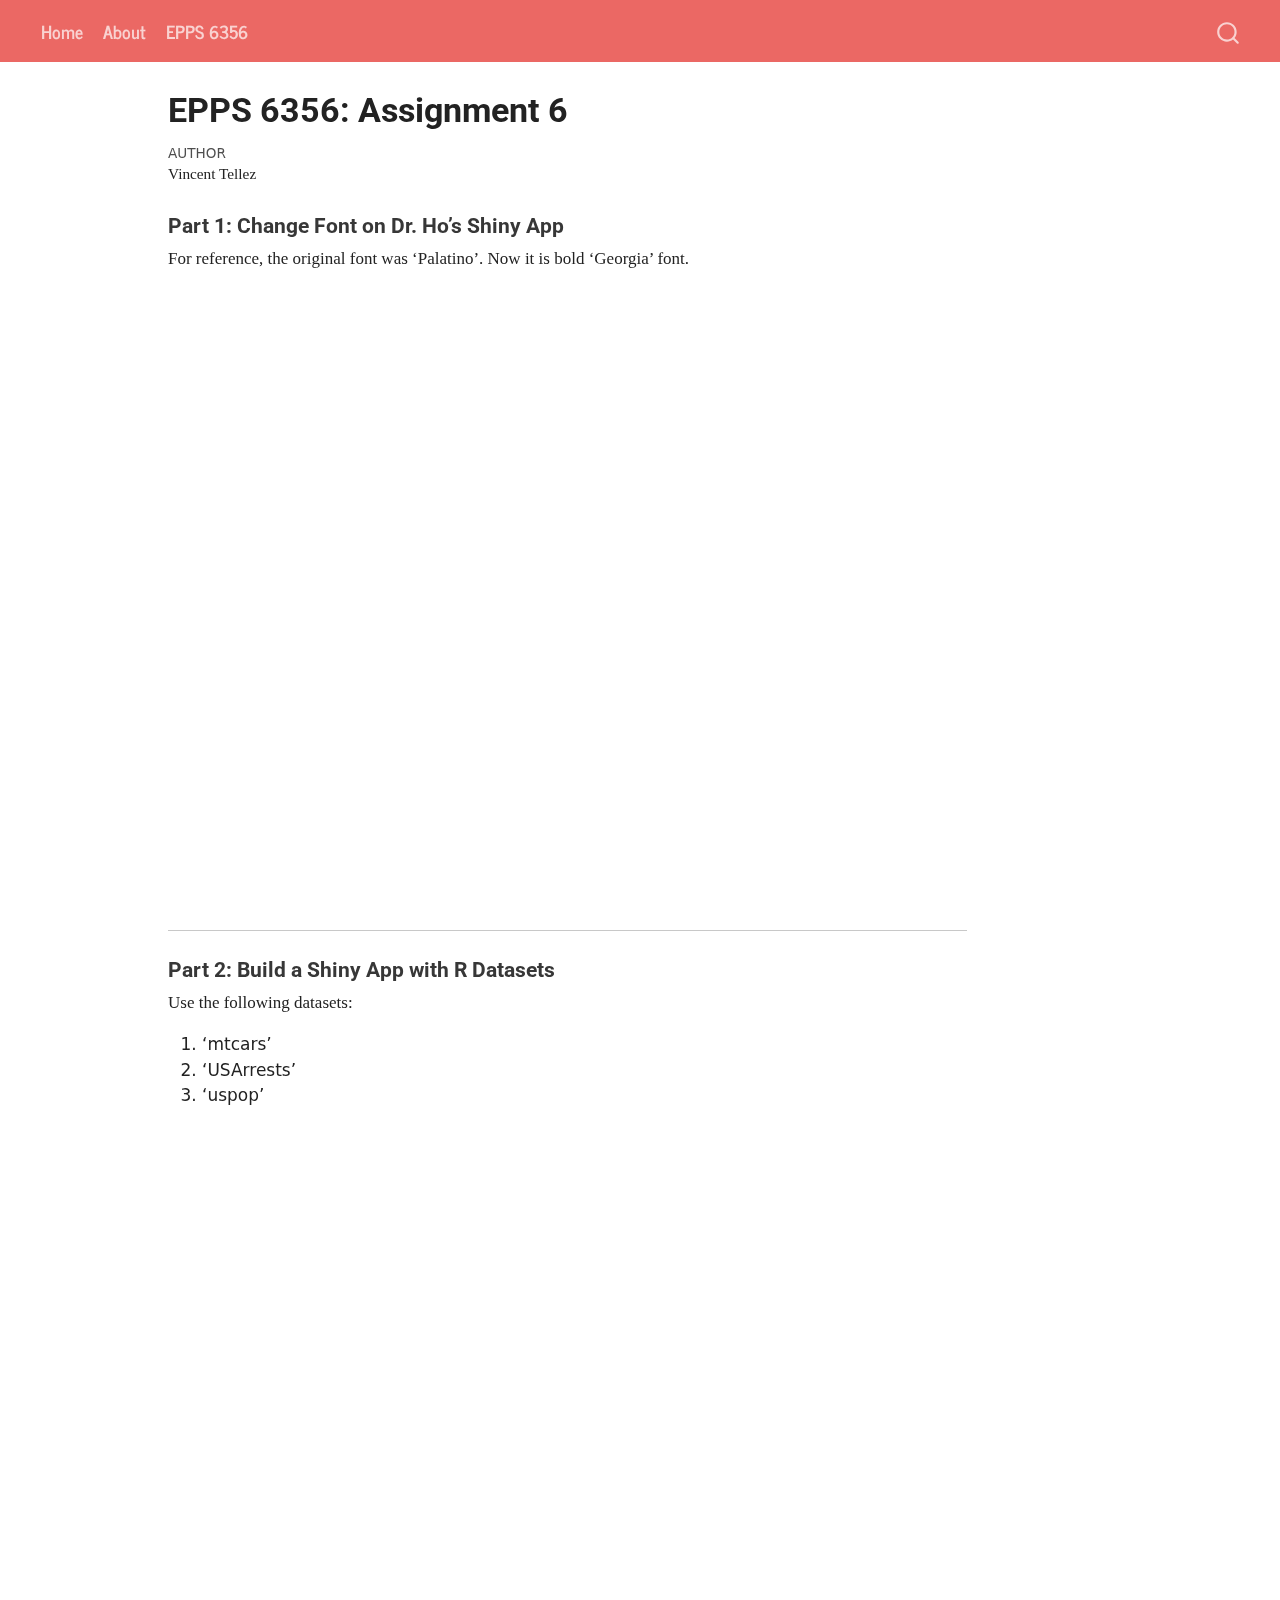
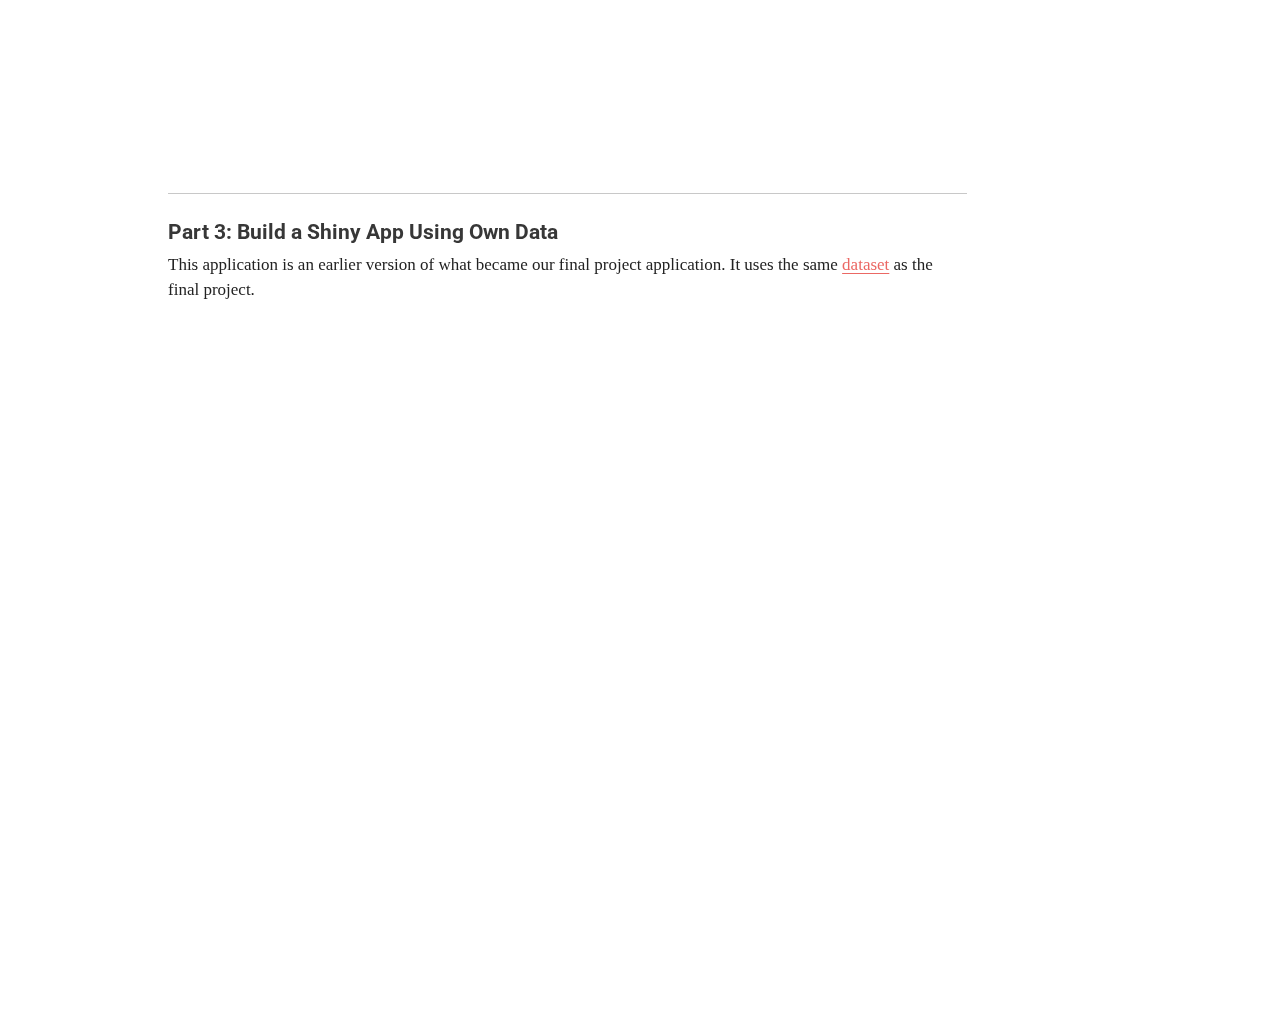
<file: assignment6.html>
<!DOCTYPE html>
<html xmlns="http://www.w3.org/1999/xhtml" lang="en" xml:lang="en"><head>

<meta charset="utf-8">
<meta name="generator" content="quarto-1.5.57">

<meta name="viewport" content="width=device-width, initial-scale=1.0, user-scalable=yes">

<meta name="author" content="Vincent Tellez">

<title>EPPS 6356: Assignment 6 – Vincent Tellez</title>
<style>
code{white-space: pre-wrap;}
span.smallcaps{font-variant: small-caps;}
div.columns{display: flex; gap: min(4vw, 1.5em);}
div.column{flex: auto; overflow-x: auto;}
div.hanging-indent{margin-left: 1.5em; text-indent: -1.5em;}
ul.task-list{list-style: none;}
ul.task-list li input[type="checkbox"] {
  width: 0.8em;
  margin: 0 0.8em 0.2em -1em; /* quarto-specific, see https://github.com/quarto-dev/quarto-cli/issues/4556 */ 
  vertical-align: middle;
}
</style>


<script src="site_libs/quarto-nav/quarto-nav.js"></script>
<script src="site_libs/quarto-nav/headroom.min.js"></script>
<script src="site_libs/clipboard/clipboard.min.js"></script>
<script src="site_libs/quarto-search/autocomplete.umd.js"></script>
<script src="site_libs/quarto-search/fuse.min.js"></script>
<script src="site_libs/quarto-search/quarto-search.js"></script>
<meta name="quarto:offset" content="./">
<script src="site_libs/quarto-html/quarto.js"></script>
<script src="site_libs/quarto-html/popper.min.js"></script>
<script src="site_libs/quarto-html/tippy.umd.min.js"></script>
<script src="site_libs/quarto-html/anchor.min.js"></script>
<link href="site_libs/quarto-html/tippy.css" rel="stylesheet">
<script src="site_libs/bootstrap/bootstrap.min.js"></script>
<link href="site_libs/bootstrap/bootstrap-icons.css" rel="stylesheet">
<link href="site_libs/bootstrap/bootstrap.min.css" rel="stylesheet" id="quarto-bootstrap" data-mode="light">
<script id="quarto-search-options" type="application/json">{
  "location": "navbar",
  "copy-button": false,
  "collapse-after": 3,
  "panel-placement": "end",
  "type": "overlay",
  "limit": 50,
  "keyboard-shortcut": [
    "f",
    "/",
    "s"
  ],
  "show-item-context": false,
  "language": {
    "search-no-results-text": "No results",
    "search-matching-documents-text": "matching documents",
    "search-copy-link-title": "Copy link to search",
    "search-hide-matches-text": "Hide additional matches",
    "search-more-match-text": "more match in this document",
    "search-more-matches-text": "more matches in this document",
    "search-clear-button-title": "Clear",
    "search-text-placeholder": "",
    "search-detached-cancel-button-title": "Cancel",
    "search-submit-button-title": "Submit",
    "search-label": "Search"
  }
}</script>


<link rel="stylesheet" href="styles.css">
</head>

<body class="nav-fixed">

<div id="quarto-search-results"></div>
  <header id="quarto-header" class="headroom fixed-top">
    <nav class="navbar navbar-expand-lg " data-bs-theme="dark">
      <div class="navbar-container container-fluid">
            <div id="quarto-search" class="" title="Search"></div>
          <button class="navbar-toggler" type="button" data-bs-toggle="collapse" data-bs-target="#navbarCollapse" aria-controls="navbarCollapse" role="menu" aria-expanded="false" aria-label="Toggle navigation" onclick="if (window.quartoToggleHeadroom) { window.quartoToggleHeadroom(); }">
  <span class="navbar-toggler-icon"></span>
</button>
          <div class="collapse navbar-collapse" id="navbarCollapse">
            <ul class="navbar-nav navbar-nav-scroll me-auto">
  <li class="nav-item">
    <a class="nav-link" href="./index.html"> 
<span class="menu-text">Home</span></a>
  </li>  
  <li class="nav-item">
    <a class="nav-link" href="./about.html"> 
<span class="menu-text">About</span></a>
  </li>  
  <li class="nav-item">
    <a class="nav-link" href="./assignmain.html"> 
<span class="menu-text">EPPS 6356</span></a>
  </li>  
</ul>
          </div> <!-- /navcollapse -->
            <div class="quarto-navbar-tools">
</div>
      </div> <!-- /container-fluid -->
    </nav>
</header>
<!-- content -->
<div id="quarto-content" class="quarto-container page-columns page-rows-contents page-layout-article page-navbar">
<!-- sidebar -->
<!-- margin-sidebar -->
    <div id="quarto-margin-sidebar" class="sidebar margin-sidebar zindex-bottom">
        
    </div>
<!-- main -->
<main class="content" id="quarto-document-content">

<header id="title-block-header" class="quarto-title-block default">
<div class="quarto-title">
<h1 class="title">EPPS 6356: Assignment 6</h1>
</div>



<div class="quarto-title-meta">

    <div>
    <div class="quarto-title-meta-heading">Author</div>
    <div class="quarto-title-meta-contents">
             <p>Vincent Tellez </p>
          </div>
  </div>
    
  
    
  </div>
  


</header>


<section id="part-1-change-font-on-dr.-hos-shiny-app" class="level4">
<h4 class="anchored" data-anchor-id="part-1-change-font-on-dr.-hos-shiny-app">Part 1: Change Font on Dr.&nbsp;Ho’s Shiny App</h4>
<p>For reference, the original font was ‘Palatino’. Now it is bold ‘Georgia’ font.</p>
<iframe width="800" height="600" src="https://vincenttellez.shinyapps.io/shiny_a6_sample/" frameborder="0" allowfullscreen="">
</iframe>
<hr>
</section>
<section id="part-2-build-a-shiny-app-with-r-datasets" class="level4">
<h4 class="anchored" data-anchor-id="part-2-build-a-shiny-app-with-r-datasets">Part 2: Build a Shiny App with R Datasets</h4>
<p>Use the following datasets:</p>
<ol>
<li>
‘mtcars’
</li>
<li>
‘USArrests’
</li>
<li>
‘uspop’
</li>
</ol>
<p><br> <iframe width="800" height="600" src="https://vincenttellez.shinyapps.io/shiny_a6_pt2/" frameborder="0" allowfullscreen=""> </iframe></p>
<hr>
</section>
<section id="part-3-build-a-shiny-app-using-own-data" class="level4">
<h4 class="anchored" data-anchor-id="part-3-build-a-shiny-app-using-own-data">Part 3: Build a Shiny App Using Own Data</h4>
<p>This application is an earlier version of what became our final project application. It uses the same <a href="./resources/EPPS6356_final.zip">dataset</a> as the final project.</p>
<iframe width="800" height="600" src="https://vincenttellez.shinyapps.io/shiny_a6_draft/" frameborder="0" allowfullscreen="">
</iframe>


</section>

</main> <!-- /main -->
<script id="quarto-html-after-body" type="application/javascript">
window.document.addEventListener("DOMContentLoaded", function (event) {
  const toggleBodyColorMode = (bsSheetEl) => {
    const mode = bsSheetEl.getAttribute("data-mode");
    const bodyEl = window.document.querySelector("body");
    if (mode === "dark") {
      bodyEl.classList.add("quarto-dark");
      bodyEl.classList.remove("quarto-light");
    } else {
      bodyEl.classList.add("quarto-light");
      bodyEl.classList.remove("quarto-dark");
    }
  }
  const toggleBodyColorPrimary = () => {
    const bsSheetEl = window.document.querySelector("link#quarto-bootstrap");
    if (bsSheetEl) {
      toggleBodyColorMode(bsSheetEl);
    }
  }
  toggleBodyColorPrimary();  
  const icon = "";
  const anchorJS = new window.AnchorJS();
  anchorJS.options = {
    placement: 'right',
    icon: icon
  };
  anchorJS.add('.anchored');
  const isCodeAnnotation = (el) => {
    for (const clz of el.classList) {
      if (clz.startsWith('code-annotation-')) {                     
        return true;
      }
    }
    return false;
  }
  const onCopySuccess = function(e) {
    // button target
    const button = e.trigger;
    // don't keep focus
    button.blur();
    // flash "checked"
    button.classList.add('code-copy-button-checked');
    var currentTitle = button.getAttribute("title");
    button.setAttribute("title", "Copied!");
    let tooltip;
    if (window.bootstrap) {
      button.setAttribute("data-bs-toggle", "tooltip");
      button.setAttribute("data-bs-placement", "left");
      button.setAttribute("data-bs-title", "Copied!");
      tooltip = new bootstrap.Tooltip(button, 
        { trigger: "manual", 
          customClass: "code-copy-button-tooltip",
          offset: [0, -8]});
      tooltip.show();    
    }
    setTimeout(function() {
      if (tooltip) {
        tooltip.hide();
        button.removeAttribute("data-bs-title");
        button.removeAttribute("data-bs-toggle");
        button.removeAttribute("data-bs-placement");
      }
      button.setAttribute("title", currentTitle);
      button.classList.remove('code-copy-button-checked');
    }, 1000);
    // clear code selection
    e.clearSelection();
  }
  const getTextToCopy = function(trigger) {
      const codeEl = trigger.previousElementSibling.cloneNode(true);
      for (const childEl of codeEl.children) {
        if (isCodeAnnotation(childEl)) {
          childEl.remove();
        }
      }
      return codeEl.innerText;
  }
  const clipboard = new window.ClipboardJS('.code-copy-button:not([data-in-quarto-modal])', {
    text: getTextToCopy
  });
  clipboard.on('success', onCopySuccess);
  if (window.document.getElementById('quarto-embedded-source-code-modal')) {
    // For code content inside modals, clipBoardJS needs to be initialized with a container option
    // TODO: Check when it could be a function (https://github.com/zenorocha/clipboard.js/issues/860)
    const clipboardModal = new window.ClipboardJS('.code-copy-button[data-in-quarto-modal]', {
      text: getTextToCopy,
      container: window.document.getElementById('quarto-embedded-source-code-modal')
    });
    clipboardModal.on('success', onCopySuccess);
  }
    var localhostRegex = new RegExp(/^(?:http|https):\/\/localhost\:?[0-9]*\//);
    var mailtoRegex = new RegExp(/^mailto:/);
      var filterRegex = new RegExp('/' + window.location.host + '/');
    var isInternal = (href) => {
        return filterRegex.test(href) || localhostRegex.test(href) || mailtoRegex.test(href);
    }
    // Inspect non-navigation links and adorn them if external
 	var links = window.document.querySelectorAll('a[href]:not(.nav-link):not(.navbar-brand):not(.toc-action):not(.sidebar-link):not(.sidebar-item-toggle):not(.pagination-link):not(.no-external):not([aria-hidden]):not(.dropdown-item):not(.quarto-navigation-tool):not(.about-link)');
    for (var i=0; i<links.length; i++) {
      const link = links[i];
      if (!isInternal(link.href)) {
        // undo the damage that might have been done by quarto-nav.js in the case of
        // links that we want to consider external
        if (link.dataset.originalHref !== undefined) {
          link.href = link.dataset.originalHref;
        }
      }
    }
  function tippyHover(el, contentFn, onTriggerFn, onUntriggerFn) {
    const config = {
      allowHTML: true,
      maxWidth: 500,
      delay: 100,
      arrow: false,
      appendTo: function(el) {
          return el.parentElement;
      },
      interactive: true,
      interactiveBorder: 10,
      theme: 'quarto',
      placement: 'bottom-start',
    };
    if (contentFn) {
      config.content = contentFn;
    }
    if (onTriggerFn) {
      config.onTrigger = onTriggerFn;
    }
    if (onUntriggerFn) {
      config.onUntrigger = onUntriggerFn;
    }
    window.tippy(el, config); 
  }
  const noterefs = window.document.querySelectorAll('a[role="doc-noteref"]');
  for (var i=0; i<noterefs.length; i++) {
    const ref = noterefs[i];
    tippyHover(ref, function() {
      // use id or data attribute instead here
      let href = ref.getAttribute('data-footnote-href') || ref.getAttribute('href');
      try { href = new URL(href).hash; } catch {}
      const id = href.replace(/^#\/?/, "");
      const note = window.document.getElementById(id);
      if (note) {
        return note.innerHTML;
      } else {
        return "";
      }
    });
  }
  const xrefs = window.document.querySelectorAll('a.quarto-xref');
  const processXRef = (id, note) => {
    // Strip column container classes
    const stripColumnClz = (el) => {
      el.classList.remove("page-full", "page-columns");
      if (el.children) {
        for (const child of el.children) {
          stripColumnClz(child);
        }
      }
    }
    stripColumnClz(note)
    if (id === null || id.startsWith('sec-')) {
      // Special case sections, only their first couple elements
      const container = document.createElement("div");
      if (note.children && note.children.length > 2) {
        container.appendChild(note.children[0].cloneNode(true));
        for (let i = 1; i < note.children.length; i++) {
          const child = note.children[i];
          if (child.tagName === "P" && child.innerText === "") {
            continue;
          } else {
            container.appendChild(child.cloneNode(true));
            break;
          }
        }
        if (window.Quarto?.typesetMath) {
          window.Quarto.typesetMath(container);
        }
        return container.innerHTML
      } else {
        if (window.Quarto?.typesetMath) {
          window.Quarto.typesetMath(note);
        }
        return note.innerHTML;
      }
    } else {
      // Remove any anchor links if they are present
      const anchorLink = note.querySelector('a.anchorjs-link');
      if (anchorLink) {
        anchorLink.remove();
      }
      if (window.Quarto?.typesetMath) {
        window.Quarto.typesetMath(note);
      }
      // TODO in 1.5, we should make sure this works without a callout special case
      if (note.classList.contains("callout")) {
        return note.outerHTML;
      } else {
        return note.innerHTML;
      }
    }
  }
  for (var i=0; i<xrefs.length; i++) {
    const xref = xrefs[i];
    tippyHover(xref, undefined, function(instance) {
      instance.disable();
      let url = xref.getAttribute('href');
      let hash = undefined; 
      if (url.startsWith('#')) {
        hash = url;
      } else {
        try { hash = new URL(url).hash; } catch {}
      }
      if (hash) {
        const id = hash.replace(/^#\/?/, "");
        const note = window.document.getElementById(id);
        if (note !== null) {
          try {
            const html = processXRef(id, note.cloneNode(true));
            instance.setContent(html);
          } finally {
            instance.enable();
            instance.show();
          }
        } else {
          // See if we can fetch this
          fetch(url.split('#')[0])
          .then(res => res.text())
          .then(html => {
            const parser = new DOMParser();
            const htmlDoc = parser.parseFromString(html, "text/html");
            const note = htmlDoc.getElementById(id);
            if (note !== null) {
              const html = processXRef(id, note);
              instance.setContent(html);
            } 
          }).finally(() => {
            instance.enable();
            instance.show();
          });
        }
      } else {
        // See if we can fetch a full url (with no hash to target)
        // This is a special case and we should probably do some content thinning / targeting
        fetch(url)
        .then(res => res.text())
        .then(html => {
          const parser = new DOMParser();
          const htmlDoc = parser.parseFromString(html, "text/html");
          const note = htmlDoc.querySelector('main.content');
          if (note !== null) {
            // This should only happen for chapter cross references
            // (since there is no id in the URL)
            // remove the first header
            if (note.children.length > 0 && note.children[0].tagName === "HEADER") {
              note.children[0].remove();
            }
            const html = processXRef(null, note);
            instance.setContent(html);
          } 
        }).finally(() => {
          instance.enable();
          instance.show();
        });
      }
    }, function(instance) {
    });
  }
      let selectedAnnoteEl;
      const selectorForAnnotation = ( cell, annotation) => {
        let cellAttr = 'data-code-cell="' + cell + '"';
        let lineAttr = 'data-code-annotation="' +  annotation + '"';
        const selector = 'span[' + cellAttr + '][' + lineAttr + ']';
        return selector;
      }
      const selectCodeLines = (annoteEl) => {
        const doc = window.document;
        const targetCell = annoteEl.getAttribute("data-target-cell");
        const targetAnnotation = annoteEl.getAttribute("data-target-annotation");
        const annoteSpan = window.document.querySelector(selectorForAnnotation(targetCell, targetAnnotation));
        const lines = annoteSpan.getAttribute("data-code-lines").split(",");
        const lineIds = lines.map((line) => {
          return targetCell + "-" + line;
        })
        let top = null;
        let height = null;
        let parent = null;
        if (lineIds.length > 0) {
            //compute the position of the single el (top and bottom and make a div)
            const el = window.document.getElementById(lineIds[0]);
            top = el.offsetTop;
            height = el.offsetHeight;
            parent = el.parentElement.parentElement;
          if (lineIds.length > 1) {
            const lastEl = window.document.getElementById(lineIds[lineIds.length - 1]);
            const bottom = lastEl.offsetTop + lastEl.offsetHeight;
            height = bottom - top;
          }
          if (top !== null && height !== null && parent !== null) {
            // cook up a div (if necessary) and position it 
            let div = window.document.getElementById("code-annotation-line-highlight");
            if (div === null) {
              div = window.document.createElement("div");
              div.setAttribute("id", "code-annotation-line-highlight");
              div.style.position = 'absolute';
              parent.appendChild(div);
            }
            div.style.top = top - 2 + "px";
            div.style.height = height + 4 + "px";
            div.style.left = 0;
            let gutterDiv = window.document.getElementById("code-annotation-line-highlight-gutter");
            if (gutterDiv === null) {
              gutterDiv = window.document.createElement("div");
              gutterDiv.setAttribute("id", "code-annotation-line-highlight-gutter");
              gutterDiv.style.position = 'absolute';
              const codeCell = window.document.getElementById(targetCell);
              const gutter = codeCell.querySelector('.code-annotation-gutter');
              gutter.appendChild(gutterDiv);
            }
            gutterDiv.style.top = top - 2 + "px";
            gutterDiv.style.height = height + 4 + "px";
          }
          selectedAnnoteEl = annoteEl;
        }
      };
      const unselectCodeLines = () => {
        const elementsIds = ["code-annotation-line-highlight", "code-annotation-line-highlight-gutter"];
        elementsIds.forEach((elId) => {
          const div = window.document.getElementById(elId);
          if (div) {
            div.remove();
          }
        });
        selectedAnnoteEl = undefined;
      };
        // Handle positioning of the toggle
    window.addEventListener(
      "resize",
      throttle(() => {
        elRect = undefined;
        if (selectedAnnoteEl) {
          selectCodeLines(selectedAnnoteEl);
        }
      }, 10)
    );
    function throttle(fn, ms) {
    let throttle = false;
    let timer;
      return (...args) => {
        if(!throttle) { // first call gets through
            fn.apply(this, args);
            throttle = true;
        } else { // all the others get throttled
            if(timer) clearTimeout(timer); // cancel #2
            timer = setTimeout(() => {
              fn.apply(this, args);
              timer = throttle = false;
            }, ms);
        }
      };
    }
      // Attach click handler to the DT
      const annoteDls = window.document.querySelectorAll('dt[data-target-cell]');
      for (const annoteDlNode of annoteDls) {
        annoteDlNode.addEventListener('click', (event) => {
          const clickedEl = event.target;
          if (clickedEl !== selectedAnnoteEl) {
            unselectCodeLines();
            const activeEl = window.document.querySelector('dt[data-target-cell].code-annotation-active');
            if (activeEl) {
              activeEl.classList.remove('code-annotation-active');
            }
            selectCodeLines(clickedEl);
            clickedEl.classList.add('code-annotation-active');
          } else {
            // Unselect the line
            unselectCodeLines();
            clickedEl.classList.remove('code-annotation-active');
          }
        });
      }
  const findCites = (el) => {
    const parentEl = el.parentElement;
    if (parentEl) {
      const cites = parentEl.dataset.cites;
      if (cites) {
        return {
          el,
          cites: cites.split(' ')
        };
      } else {
        return findCites(el.parentElement)
      }
    } else {
      return undefined;
    }
  };
  var bibliorefs = window.document.querySelectorAll('a[role="doc-biblioref"]');
  for (var i=0; i<bibliorefs.length; i++) {
    const ref = bibliorefs[i];
    const citeInfo = findCites(ref);
    if (citeInfo) {
      tippyHover(citeInfo.el, function() {
        var popup = window.document.createElement('div');
        citeInfo.cites.forEach(function(cite) {
          var citeDiv = window.document.createElement('div');
          citeDiv.classList.add('hanging-indent');
          citeDiv.classList.add('csl-entry');
          var biblioDiv = window.document.getElementById('ref-' + cite);
          if (biblioDiv) {
            citeDiv.innerHTML = biblioDiv.innerHTML;
          }
          popup.appendChild(citeDiv);
        });
        return popup.innerHTML;
      });
    }
  }
});
</script>
</div> <!-- /content -->




</body></html>
</file>
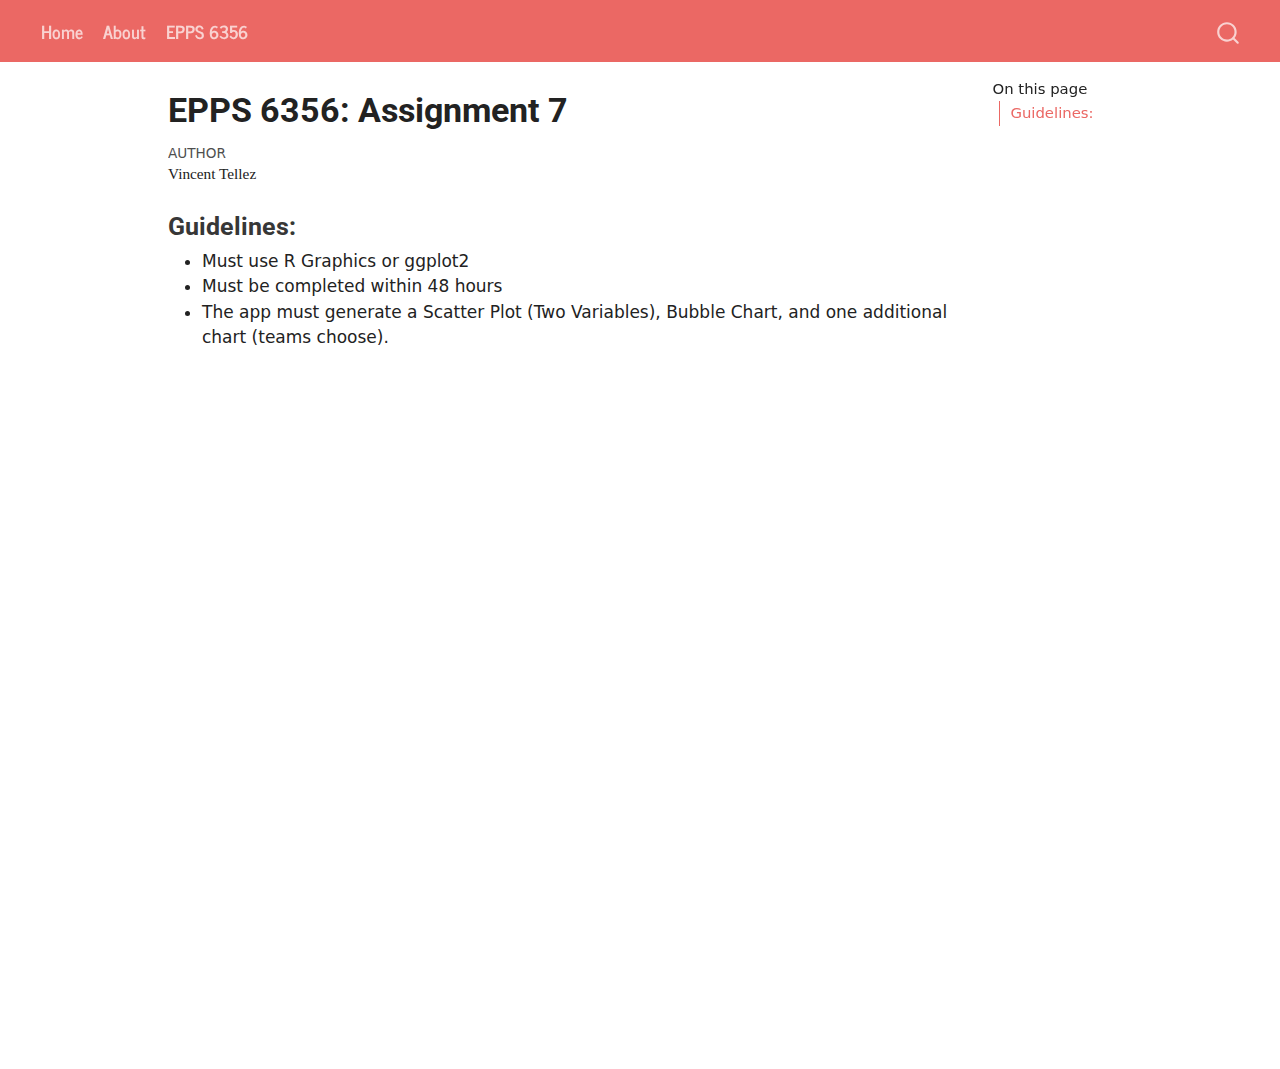
<file: assignment7.html>
<!DOCTYPE html>
<html xmlns="http://www.w3.org/1999/xhtml" lang="en" xml:lang="en"><head>

<meta charset="utf-8">
<meta name="generator" content="quarto-1.5.57">

<meta name="viewport" content="width=device-width, initial-scale=1.0, user-scalable=yes">

<meta name="author" content="Vincent Tellez">

<title>EPPS 6356: Assignment 7 – Vincent Tellez</title>
<style>
code{white-space: pre-wrap;}
span.smallcaps{font-variant: small-caps;}
div.columns{display: flex; gap: min(4vw, 1.5em);}
div.column{flex: auto; overflow-x: auto;}
div.hanging-indent{margin-left: 1.5em; text-indent: -1.5em;}
ul.task-list{list-style: none;}
ul.task-list li input[type="checkbox"] {
  width: 0.8em;
  margin: 0 0.8em 0.2em -1em; /* quarto-specific, see https://github.com/quarto-dev/quarto-cli/issues/4556 */ 
  vertical-align: middle;
}
</style>


<script src="site_libs/quarto-nav/quarto-nav.js"></script>
<script src="site_libs/quarto-nav/headroom.min.js"></script>
<script src="site_libs/clipboard/clipboard.min.js"></script>
<script src="site_libs/quarto-search/autocomplete.umd.js"></script>
<script src="site_libs/quarto-search/fuse.min.js"></script>
<script src="site_libs/quarto-search/quarto-search.js"></script>
<meta name="quarto:offset" content="./">
<script src="site_libs/quarto-html/quarto.js"></script>
<script src="site_libs/quarto-html/popper.min.js"></script>
<script src="site_libs/quarto-html/tippy.umd.min.js"></script>
<script src="site_libs/quarto-html/anchor.min.js"></script>
<link href="site_libs/quarto-html/tippy.css" rel="stylesheet">
<script src="site_libs/bootstrap/bootstrap.min.js"></script>
<link href="site_libs/bootstrap/bootstrap-icons.css" rel="stylesheet">
<link href="site_libs/bootstrap/bootstrap.min.css" rel="stylesheet" id="quarto-bootstrap" data-mode="light">
<script id="quarto-search-options" type="application/json">{
  "location": "navbar",
  "copy-button": false,
  "collapse-after": 3,
  "panel-placement": "end",
  "type": "overlay",
  "limit": 50,
  "keyboard-shortcut": [
    "f",
    "/",
    "s"
  ],
  "show-item-context": false,
  "language": {
    "search-no-results-text": "No results",
    "search-matching-documents-text": "matching documents",
    "search-copy-link-title": "Copy link to search",
    "search-hide-matches-text": "Hide additional matches",
    "search-more-match-text": "more match in this document",
    "search-more-matches-text": "more matches in this document",
    "search-clear-button-title": "Clear",
    "search-text-placeholder": "",
    "search-detached-cancel-button-title": "Cancel",
    "search-submit-button-title": "Submit",
    "search-label": "Search"
  }
}</script>


<link rel="stylesheet" href="styles.css">
</head>

<body class="nav-fixed">

<div id="quarto-search-results"></div>
  <header id="quarto-header" class="headroom fixed-top">
    <nav class="navbar navbar-expand-lg " data-bs-theme="dark">
      <div class="navbar-container container-fluid">
            <div id="quarto-search" class="" title="Search"></div>
          <button class="navbar-toggler" type="button" data-bs-toggle="collapse" data-bs-target="#navbarCollapse" aria-controls="navbarCollapse" role="menu" aria-expanded="false" aria-label="Toggle navigation" onclick="if (window.quartoToggleHeadroom) { window.quartoToggleHeadroom(); }">
  <span class="navbar-toggler-icon"></span>
</button>
          <div class="collapse navbar-collapse" id="navbarCollapse">
            <ul class="navbar-nav navbar-nav-scroll me-auto">
  <li class="nav-item">
    <a class="nav-link" href="./index.html"> 
<span class="menu-text">Home</span></a>
  </li>  
  <li class="nav-item">
    <a class="nav-link" href="./about.html"> 
<span class="menu-text">About</span></a>
  </li>  
  <li class="nav-item">
    <a class="nav-link" href="./assignmain.html"> 
<span class="menu-text">EPPS 6356</span></a>
  </li>  
</ul>
          </div> <!-- /navcollapse -->
            <div class="quarto-navbar-tools">
</div>
      </div> <!-- /container-fluid -->
    </nav>
</header>
<!-- content -->
<div id="quarto-content" class="quarto-container page-columns page-rows-contents page-layout-article page-navbar">
<!-- sidebar -->
<!-- margin-sidebar -->
    <div id="quarto-margin-sidebar" class="sidebar margin-sidebar">
        <nav id="TOC" role="doc-toc" class="toc-active">
    <h2 id="toc-title">On this page</h2>
   
  <ul>
  <li><a href="#guidelines" id="toc-guidelines" class="nav-link active" data-scroll-target="#guidelines">Guidelines:</a></li>
  </ul>
</nav>
    </div>
<!-- main -->
<main class="content" id="quarto-document-content">

<header id="title-block-header" class="quarto-title-block default">
<div class="quarto-title">
<h1 class="title">EPPS 6356: Assignment 7</h1>
</div>



<div class="quarto-title-meta">

    <div>
    <div class="quarto-title-meta-heading">Author</div>
    <div class="quarto-title-meta-contents">
             <p>Vincent Tellez </p>
          </div>
  </div>
    
  
    
  </div>
  


</header>


<section id="guidelines" class="level3">
<h3 class="anchored" data-anchor-id="guidelines">Guidelines:</h3>
<ul>
<li>Must use R Graphics or ggplot2</li>
<li>Must be completed within 48 hours</li>
<li>The app must generate a Scatter Plot (Two Variables), Bubble Chart, and one additional chart (teams choose). <br></li>
</ul>
<iframe width="800" height="600" src="https://vincenttellez.shinyapps.io/hack_shiny/" frameborder="0" allowfullscreen="">
</iframe>


</section>

</main> <!-- /main -->
<script id="quarto-html-after-body" type="application/javascript">
window.document.addEventListener("DOMContentLoaded", function (event) {
  const toggleBodyColorMode = (bsSheetEl) => {
    const mode = bsSheetEl.getAttribute("data-mode");
    const bodyEl = window.document.querySelector("body");
    if (mode === "dark") {
      bodyEl.classList.add("quarto-dark");
      bodyEl.classList.remove("quarto-light");
    } else {
      bodyEl.classList.add("quarto-light");
      bodyEl.classList.remove("quarto-dark");
    }
  }
  const toggleBodyColorPrimary = () => {
    const bsSheetEl = window.document.querySelector("link#quarto-bootstrap");
    if (bsSheetEl) {
      toggleBodyColorMode(bsSheetEl);
    }
  }
  toggleBodyColorPrimary();  
  const icon = "";
  const anchorJS = new window.AnchorJS();
  anchorJS.options = {
    placement: 'right',
    icon: icon
  };
  anchorJS.add('.anchored');
  const isCodeAnnotation = (el) => {
    for (const clz of el.classList) {
      if (clz.startsWith('code-annotation-')) {                     
        return true;
      }
    }
    return false;
  }
  const onCopySuccess = function(e) {
    // button target
    const button = e.trigger;
    // don't keep focus
    button.blur();
    // flash "checked"
    button.classList.add('code-copy-button-checked');
    var currentTitle = button.getAttribute("title");
    button.setAttribute("title", "Copied!");
    let tooltip;
    if (window.bootstrap) {
      button.setAttribute("data-bs-toggle", "tooltip");
      button.setAttribute("data-bs-placement", "left");
      button.setAttribute("data-bs-title", "Copied!");
      tooltip = new bootstrap.Tooltip(button, 
        { trigger: "manual", 
          customClass: "code-copy-button-tooltip",
          offset: [0, -8]});
      tooltip.show();    
    }
    setTimeout(function() {
      if (tooltip) {
        tooltip.hide();
        button.removeAttribute("data-bs-title");
        button.removeAttribute("data-bs-toggle");
        button.removeAttribute("data-bs-placement");
      }
      button.setAttribute("title", currentTitle);
      button.classList.remove('code-copy-button-checked');
    }, 1000);
    // clear code selection
    e.clearSelection();
  }
  const getTextToCopy = function(trigger) {
      const codeEl = trigger.previousElementSibling.cloneNode(true);
      for (const childEl of codeEl.children) {
        if (isCodeAnnotation(childEl)) {
          childEl.remove();
        }
      }
      return codeEl.innerText;
  }
  const clipboard = new window.ClipboardJS('.code-copy-button:not([data-in-quarto-modal])', {
    text: getTextToCopy
  });
  clipboard.on('success', onCopySuccess);
  if (window.document.getElementById('quarto-embedded-source-code-modal')) {
    // For code content inside modals, clipBoardJS needs to be initialized with a container option
    // TODO: Check when it could be a function (https://github.com/zenorocha/clipboard.js/issues/860)
    const clipboardModal = new window.ClipboardJS('.code-copy-button[data-in-quarto-modal]', {
      text: getTextToCopy,
      container: window.document.getElementById('quarto-embedded-source-code-modal')
    });
    clipboardModal.on('success', onCopySuccess);
  }
    var localhostRegex = new RegExp(/^(?:http|https):\/\/localhost\:?[0-9]*\//);
    var mailtoRegex = new RegExp(/^mailto:/);
      var filterRegex = new RegExp('/' + window.location.host + '/');
    var isInternal = (href) => {
        return filterRegex.test(href) || localhostRegex.test(href) || mailtoRegex.test(href);
    }
    // Inspect non-navigation links and adorn them if external
 	var links = window.document.querySelectorAll('a[href]:not(.nav-link):not(.navbar-brand):not(.toc-action):not(.sidebar-link):not(.sidebar-item-toggle):not(.pagination-link):not(.no-external):not([aria-hidden]):not(.dropdown-item):not(.quarto-navigation-tool):not(.about-link)');
    for (var i=0; i<links.length; i++) {
      const link = links[i];
      if (!isInternal(link.href)) {
        // undo the damage that might have been done by quarto-nav.js in the case of
        // links that we want to consider external
        if (link.dataset.originalHref !== undefined) {
          link.href = link.dataset.originalHref;
        }
      }
    }
  function tippyHover(el, contentFn, onTriggerFn, onUntriggerFn) {
    const config = {
      allowHTML: true,
      maxWidth: 500,
      delay: 100,
      arrow: false,
      appendTo: function(el) {
          return el.parentElement;
      },
      interactive: true,
      interactiveBorder: 10,
      theme: 'quarto',
      placement: 'bottom-start',
    };
    if (contentFn) {
      config.content = contentFn;
    }
    if (onTriggerFn) {
      config.onTrigger = onTriggerFn;
    }
    if (onUntriggerFn) {
      config.onUntrigger = onUntriggerFn;
    }
    window.tippy(el, config); 
  }
  const noterefs = window.document.querySelectorAll('a[role="doc-noteref"]');
  for (var i=0; i<noterefs.length; i++) {
    const ref = noterefs[i];
    tippyHover(ref, function() {
      // use id or data attribute instead here
      let href = ref.getAttribute('data-footnote-href') || ref.getAttribute('href');
      try { href = new URL(href).hash; } catch {}
      const id = href.replace(/^#\/?/, "");
      const note = window.document.getElementById(id);
      if (note) {
        return note.innerHTML;
      } else {
        return "";
      }
    });
  }
  const xrefs = window.document.querySelectorAll('a.quarto-xref');
  const processXRef = (id, note) => {
    // Strip column container classes
    const stripColumnClz = (el) => {
      el.classList.remove("page-full", "page-columns");
      if (el.children) {
        for (const child of el.children) {
          stripColumnClz(child);
        }
      }
    }
    stripColumnClz(note)
    if (id === null || id.startsWith('sec-')) {
      // Special case sections, only their first couple elements
      const container = document.createElement("div");
      if (note.children && note.children.length > 2) {
        container.appendChild(note.children[0].cloneNode(true));
        for (let i = 1; i < note.children.length; i++) {
          const child = note.children[i];
          if (child.tagName === "P" && child.innerText === "") {
            continue;
          } else {
            container.appendChild(child.cloneNode(true));
            break;
          }
        }
        if (window.Quarto?.typesetMath) {
          window.Quarto.typesetMath(container);
        }
        return container.innerHTML
      } else {
        if (window.Quarto?.typesetMath) {
          window.Quarto.typesetMath(note);
        }
        return note.innerHTML;
      }
    } else {
      // Remove any anchor links if they are present
      const anchorLink = note.querySelector('a.anchorjs-link');
      if (anchorLink) {
        anchorLink.remove();
      }
      if (window.Quarto?.typesetMath) {
        window.Quarto.typesetMath(note);
      }
      // TODO in 1.5, we should make sure this works without a callout special case
      if (note.classList.contains("callout")) {
        return note.outerHTML;
      } else {
        return note.innerHTML;
      }
    }
  }
  for (var i=0; i<xrefs.length; i++) {
    const xref = xrefs[i];
    tippyHover(xref, undefined, function(instance) {
      instance.disable();
      let url = xref.getAttribute('href');
      let hash = undefined; 
      if (url.startsWith('#')) {
        hash = url;
      } else {
        try { hash = new URL(url).hash; } catch {}
      }
      if (hash) {
        const id = hash.replace(/^#\/?/, "");
        const note = window.document.getElementById(id);
        if (note !== null) {
          try {
            const html = processXRef(id, note.cloneNode(true));
            instance.setContent(html);
          } finally {
            instance.enable();
            instance.show();
          }
        } else {
          // See if we can fetch this
          fetch(url.split('#')[0])
          .then(res => res.text())
          .then(html => {
            const parser = new DOMParser();
            const htmlDoc = parser.parseFromString(html, "text/html");
            const note = htmlDoc.getElementById(id);
            if (note !== null) {
              const html = processXRef(id, note);
              instance.setContent(html);
            } 
          }).finally(() => {
            instance.enable();
            instance.show();
          });
        }
      } else {
        // See if we can fetch a full url (with no hash to target)
        // This is a special case and we should probably do some content thinning / targeting
        fetch(url)
        .then(res => res.text())
        .then(html => {
          const parser = new DOMParser();
          const htmlDoc = parser.parseFromString(html, "text/html");
          const note = htmlDoc.querySelector('main.content');
          if (note !== null) {
            // This should only happen for chapter cross references
            // (since there is no id in the URL)
            // remove the first header
            if (note.children.length > 0 && note.children[0].tagName === "HEADER") {
              note.children[0].remove();
            }
            const html = processXRef(null, note);
            instance.setContent(html);
          } 
        }).finally(() => {
          instance.enable();
          instance.show();
        });
      }
    }, function(instance) {
    });
  }
      let selectedAnnoteEl;
      const selectorForAnnotation = ( cell, annotation) => {
        let cellAttr = 'data-code-cell="' + cell + '"';
        let lineAttr = 'data-code-annotation="' +  annotation + '"';
        const selector = 'span[' + cellAttr + '][' + lineAttr + ']';
        return selector;
      }
      const selectCodeLines = (annoteEl) => {
        const doc = window.document;
        const targetCell = annoteEl.getAttribute("data-target-cell");
        const targetAnnotation = annoteEl.getAttribute("data-target-annotation");
        const annoteSpan = window.document.querySelector(selectorForAnnotation(targetCell, targetAnnotation));
        const lines = annoteSpan.getAttribute("data-code-lines").split(",");
        const lineIds = lines.map((line) => {
          return targetCell + "-" + line;
        })
        let top = null;
        let height = null;
        let parent = null;
        if (lineIds.length > 0) {
            //compute the position of the single el (top and bottom and make a div)
            const el = window.document.getElementById(lineIds[0]);
            top = el.offsetTop;
            height = el.offsetHeight;
            parent = el.parentElement.parentElement;
          if (lineIds.length > 1) {
            const lastEl = window.document.getElementById(lineIds[lineIds.length - 1]);
            const bottom = lastEl.offsetTop + lastEl.offsetHeight;
            height = bottom - top;
          }
          if (top !== null && height !== null && parent !== null) {
            // cook up a div (if necessary) and position it 
            let div = window.document.getElementById("code-annotation-line-highlight");
            if (div === null) {
              div = window.document.createElement("div");
              div.setAttribute("id", "code-annotation-line-highlight");
              div.style.position = 'absolute';
              parent.appendChild(div);
            }
            div.style.top = top - 2 + "px";
            div.style.height = height + 4 + "px";
            div.style.left = 0;
            let gutterDiv = window.document.getElementById("code-annotation-line-highlight-gutter");
            if (gutterDiv === null) {
              gutterDiv = window.document.createElement("div");
              gutterDiv.setAttribute("id", "code-annotation-line-highlight-gutter");
              gutterDiv.style.position = 'absolute';
              const codeCell = window.document.getElementById(targetCell);
              const gutter = codeCell.querySelector('.code-annotation-gutter');
              gutter.appendChild(gutterDiv);
            }
            gutterDiv.style.top = top - 2 + "px";
            gutterDiv.style.height = height + 4 + "px";
          }
          selectedAnnoteEl = annoteEl;
        }
      };
      const unselectCodeLines = () => {
        const elementsIds = ["code-annotation-line-highlight", "code-annotation-line-highlight-gutter"];
        elementsIds.forEach((elId) => {
          const div = window.document.getElementById(elId);
          if (div) {
            div.remove();
          }
        });
        selectedAnnoteEl = undefined;
      };
        // Handle positioning of the toggle
    window.addEventListener(
      "resize",
      throttle(() => {
        elRect = undefined;
        if (selectedAnnoteEl) {
          selectCodeLines(selectedAnnoteEl);
        }
      }, 10)
    );
    function throttle(fn, ms) {
    let throttle = false;
    let timer;
      return (...args) => {
        if(!throttle) { // first call gets through
            fn.apply(this, args);
            throttle = true;
        } else { // all the others get throttled
            if(timer) clearTimeout(timer); // cancel #2
            timer = setTimeout(() => {
              fn.apply(this, args);
              timer = throttle = false;
            }, ms);
        }
      };
    }
      // Attach click handler to the DT
      const annoteDls = window.document.querySelectorAll('dt[data-target-cell]');
      for (const annoteDlNode of annoteDls) {
        annoteDlNode.addEventListener('click', (event) => {
          const clickedEl = event.target;
          if (clickedEl !== selectedAnnoteEl) {
            unselectCodeLines();
            const activeEl = window.document.querySelector('dt[data-target-cell].code-annotation-active');
            if (activeEl) {
              activeEl.classList.remove('code-annotation-active');
            }
            selectCodeLines(clickedEl);
            clickedEl.classList.add('code-annotation-active');
          } else {
            // Unselect the line
            unselectCodeLines();
            clickedEl.classList.remove('code-annotation-active');
          }
        });
      }
  const findCites = (el) => {
    const parentEl = el.parentElement;
    if (parentEl) {
      const cites = parentEl.dataset.cites;
      if (cites) {
        return {
          el,
          cites: cites.split(' ')
        };
      } else {
        return findCites(el.parentElement)
      }
    } else {
      return undefined;
    }
  };
  var bibliorefs = window.document.querySelectorAll('a[role="doc-biblioref"]');
  for (var i=0; i<bibliorefs.length; i++) {
    const ref = bibliorefs[i];
    const citeInfo = findCites(ref);
    if (citeInfo) {
      tippyHover(citeInfo.el, function() {
        var popup = window.document.createElement('div');
        citeInfo.cites.forEach(function(cite) {
          var citeDiv = window.document.createElement('div');
          citeDiv.classList.add('hanging-indent');
          citeDiv.classList.add('csl-entry');
          var biblioDiv = window.document.getElementById('ref-' + cite);
          if (biblioDiv) {
            citeDiv.innerHTML = biblioDiv.innerHTML;
          }
          popup.appendChild(citeDiv);
        });
        return popup.innerHTML;
      });
    }
  }
});
</script>
</div> <!-- /content -->




</body></html>
</file>
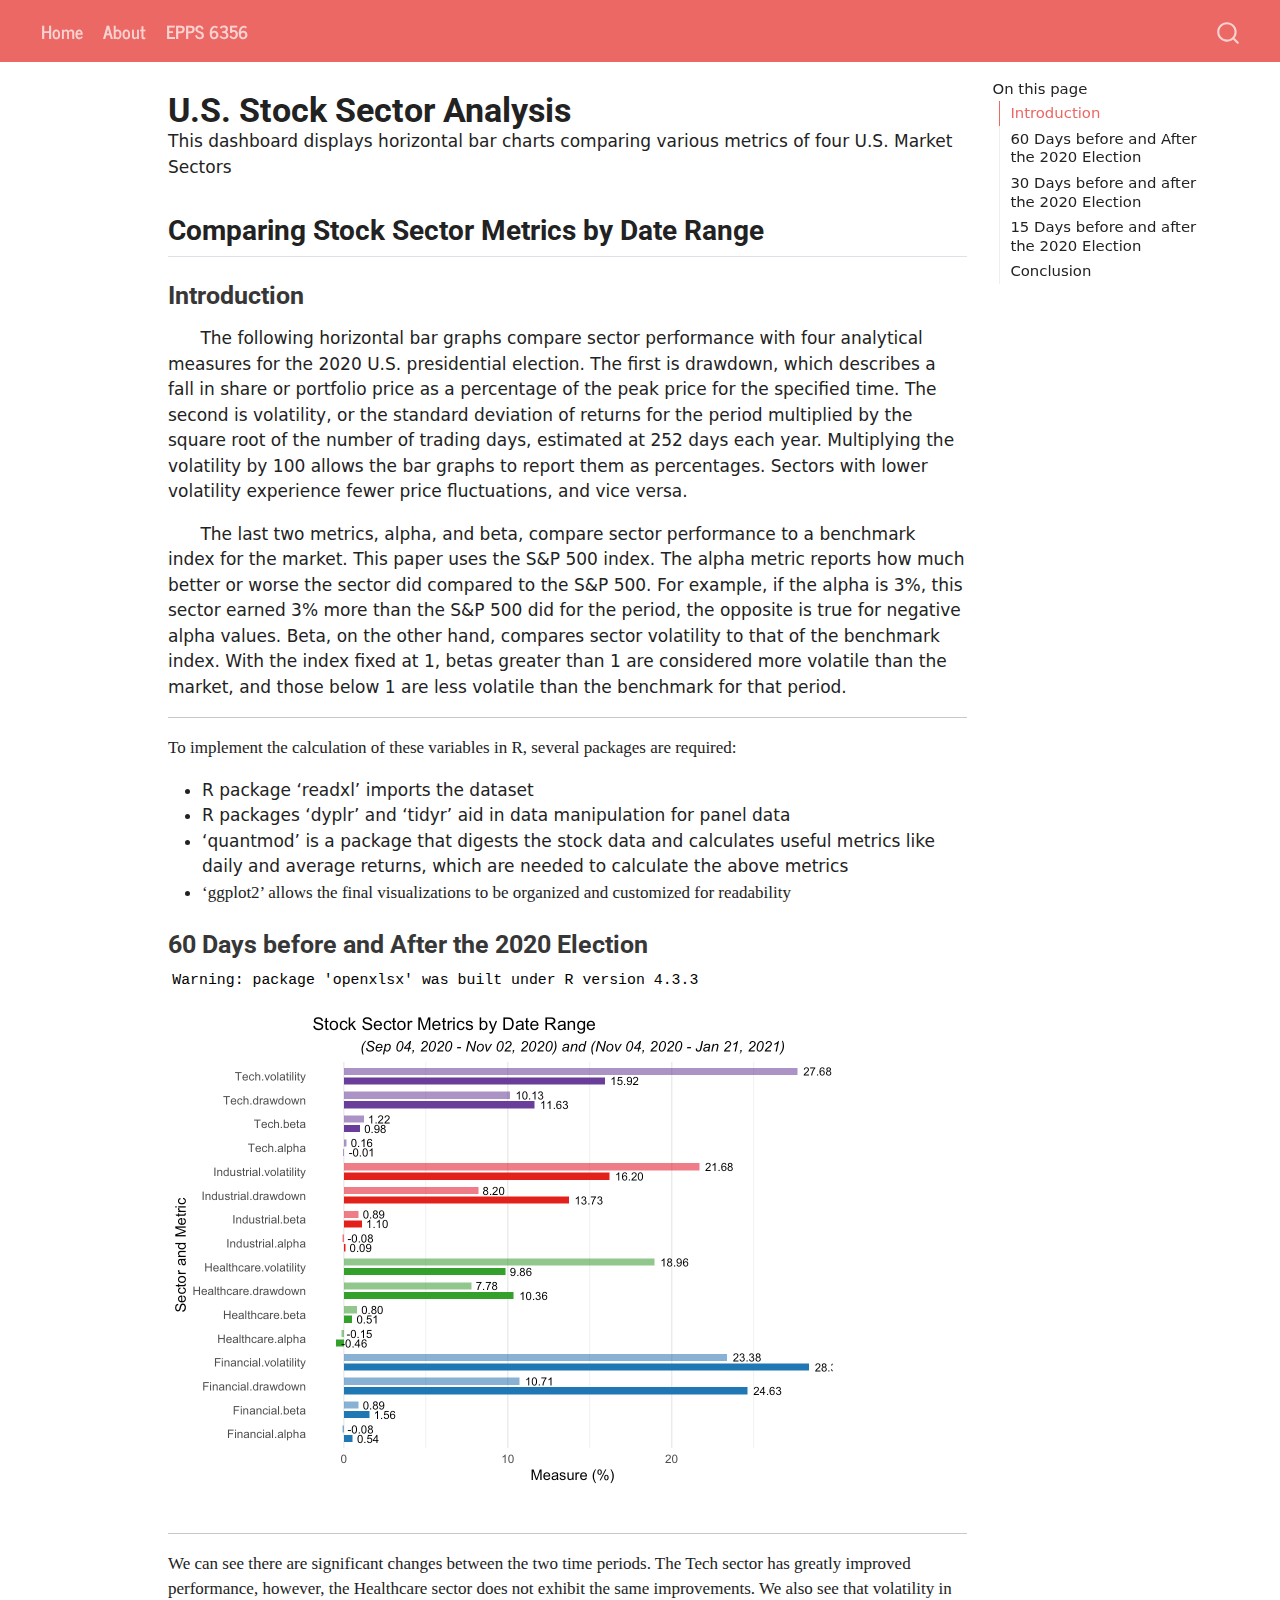
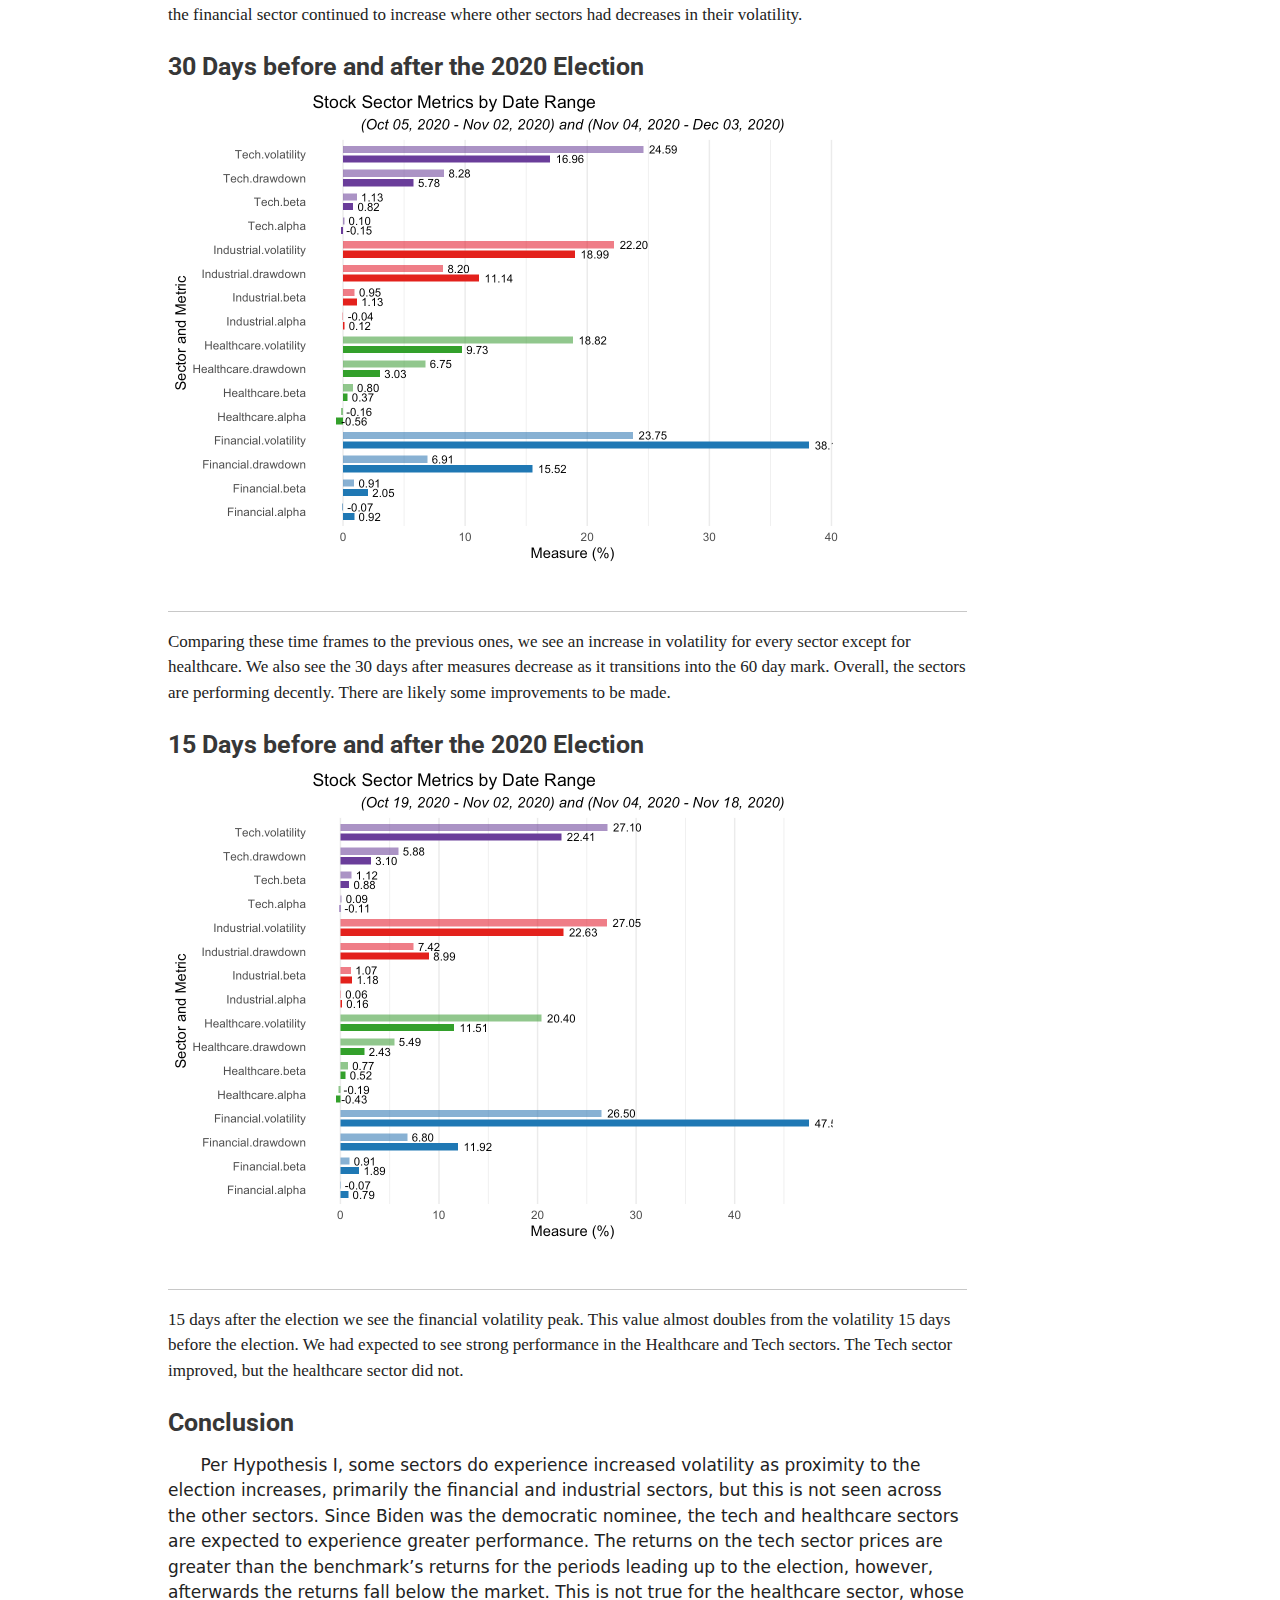
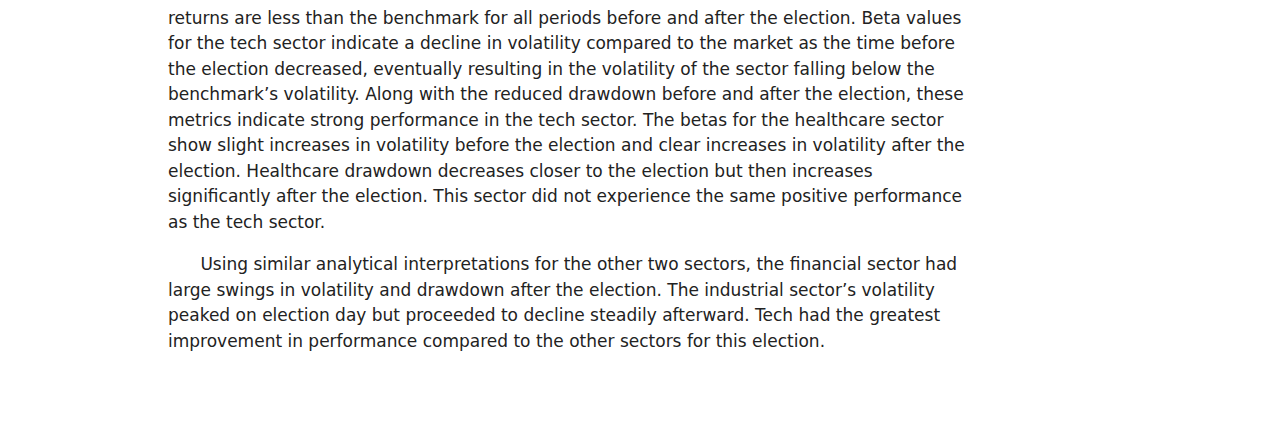
<file: assignment8.html>
<!DOCTYPE html>
<html xmlns="http://www.w3.org/1999/xhtml" lang="en" xml:lang="en"><head>

<meta charset="utf-8">
<meta name="generator" content="quarto-1.5.57">

<meta name="viewport" content="width=device-width, initial-scale=1.0, user-scalable=yes">

<meta name="description" content="This dashboard displays horizontal bar charts comparing various metrics of four U.S. Market Sectors">

<title>U.S. Stock Sector Analysis – Vincent Tellez</title>
<style>
code{white-space: pre-wrap;}
span.smallcaps{font-variant: small-caps;}
div.columns{display: flex; gap: min(4vw, 1.5em);}
div.column{flex: auto; overflow-x: auto;}
div.hanging-indent{margin-left: 1.5em; text-indent: -1.5em;}
ul.task-list{list-style: none;}
ul.task-list li input[type="checkbox"] {
  width: 0.8em;
  margin: 0 0.8em 0.2em -1em; /* quarto-specific, see https://github.com/quarto-dev/quarto-cli/issues/4556 */ 
  vertical-align: middle;
}
</style>


<script src="site_libs/quarto-nav/quarto-nav.js"></script>
<script src="site_libs/quarto-nav/headroom.min.js"></script>
<script src="site_libs/clipboard/clipboard.min.js"></script>
<script src="site_libs/quarto-search/autocomplete.umd.js"></script>
<script src="site_libs/quarto-search/fuse.min.js"></script>
<script src="site_libs/quarto-search/quarto-search.js"></script>
<meta name="quarto:offset" content="./">
<script src="site_libs/quarto-html/quarto.js"></script>
<script src="site_libs/quarto-html/popper.min.js"></script>
<script src="site_libs/quarto-html/tippy.umd.min.js"></script>
<script src="site_libs/quarto-html/anchor.min.js"></script>
<link href="site_libs/quarto-html/tippy.css" rel="stylesheet">
<script src="site_libs/bootstrap/bootstrap.min.js"></script>
<link href="site_libs/bootstrap/bootstrap-icons.css" rel="stylesheet">
<link href="site_libs/bootstrap/bootstrap.min.css" rel="stylesheet" id="quarto-bootstrap" data-mode="light">
<script id="quarto-search-options" type="application/json">{
  "location": "navbar",
  "copy-button": false,
  "collapse-after": 3,
  "panel-placement": "end",
  "type": "overlay",
  "limit": 50,
  "keyboard-shortcut": [
    "f",
    "/",
    "s"
  ],
  "show-item-context": false,
  "language": {
    "search-no-results-text": "No results",
    "search-matching-documents-text": "matching documents",
    "search-copy-link-title": "Copy link to search",
    "search-hide-matches-text": "Hide additional matches",
    "search-more-match-text": "more match in this document",
    "search-more-matches-text": "more matches in this document",
    "search-clear-button-title": "Clear",
    "search-text-placeholder": "",
    "search-detached-cancel-button-title": "Cancel",
    "search-submit-button-title": "Submit",
    "search-label": "Search"
  }
}</script>


<link rel="stylesheet" href="styles.css">
</head>

<body class="nav-fixed">

<div id="quarto-search-results"></div>
  <header id="quarto-header" class="headroom fixed-top">
    <nav class="navbar navbar-expand-lg " data-bs-theme="dark">
      <div class="navbar-container container-fluid">
            <div id="quarto-search" class="" title="Search"></div>
          <button class="navbar-toggler" type="button" data-bs-toggle="collapse" data-bs-target="#navbarCollapse" aria-controls="navbarCollapse" role="menu" aria-expanded="false" aria-label="Toggle navigation" onclick="if (window.quartoToggleHeadroom) { window.quartoToggleHeadroom(); }">
  <span class="navbar-toggler-icon"></span>
</button>
          <div class="collapse navbar-collapse" id="navbarCollapse">
            <ul class="navbar-nav navbar-nav-scroll me-auto">
  <li class="nav-item">
    <a class="nav-link" href="./index.html"> 
<span class="menu-text">Home</span></a>
  </li>  
  <li class="nav-item">
    <a class="nav-link" href="./about.html"> 
<span class="menu-text">About</span></a>
  </li>  
  <li class="nav-item">
    <a class="nav-link" href="./assignmain.html"> 
<span class="menu-text">EPPS 6356</span></a>
  </li>  
</ul>
          </div> <!-- /navcollapse -->
            <div class="quarto-navbar-tools">
</div>
      </div> <!-- /container-fluid -->
    </nav>
</header>
<!-- content -->
<div id="quarto-content" class="quarto-container page-columns page-rows-contents page-layout-article page-navbar">
<!-- sidebar -->
<!-- margin-sidebar -->
    <div id="quarto-margin-sidebar" class="sidebar margin-sidebar">
        <nav id="TOC" role="doc-toc" class="toc-active">
    <h2 id="toc-title">On this page</h2>
   
  <ul>
  <li><a href="#introduction" id="toc-introduction" class="nav-link active" data-scroll-target="#introduction">Introduction</a></li>
  <li><a href="#days-before-and-after-the-2020-election" id="toc-days-before-and-after-the-2020-election" class="nav-link" data-scroll-target="#days-before-and-after-the-2020-election">60 Days before and After the 2020 Election</a></li>
  <li><a href="#days-before-and-after-the-2020-election-1" id="toc-days-before-and-after-the-2020-election-1" class="nav-link" data-scroll-target="#days-before-and-after-the-2020-election-1">30 Days before and after the 2020 Election</a></li>
  <li><a href="#days-before-and-after-the-2020-election-2" id="toc-days-before-and-after-the-2020-election-2" class="nav-link" data-scroll-target="#days-before-and-after-the-2020-election-2">15 Days before and after the 2020 Election</a></li>
  <li><a href="#conclusion" id="toc-conclusion" class="nav-link" data-scroll-target="#conclusion">Conclusion</a></li>
  </ul>
</nav>
    </div>
<!-- main -->
<main class="content" id="quarto-document-content">

<header id="title-block-header" class="quarto-title-block default">
<div class="quarto-title">
<h1 class="title">U.S. Stock Sector Analysis</h1>
</div>

<div>
  <div class="description">
    This dashboard displays horizontal bar charts comparing various metrics of four U.S. Market Sectors
  </div>
</div>


<div class="quarto-title-meta">

    
  
    
  </div>
  


</header>


<h2 class="anchored">
Comparing Stock Sector Metrics by Date Range
</h2>
<section id="introduction" class="level3">
<h3 class="anchored" data-anchor-id="introduction">Introduction</h3>
<p>
</p><div class="line-block">&nbsp;&nbsp;&nbsp;&nbsp;&nbsp;&nbsp;The following horizontal bar graphs compare sector performance with four analytical measures for the 2020 U.S. presidential election. The first is drawdown, which describes a fall in share or portfolio price as a percentage of the peak price for the specified time. The second is volatility, or the standard deviation of returns for the period multiplied by the square root of the number of trading days, estimated at 252 days each year. Multiplying the volatility by 100 allows the bar graphs to report them as percentages. Sectors with lower volatility experience fewer price fluctuations, and vice versa.</div>
<p>
</p><div class="line-block">&nbsp;&nbsp;&nbsp;&nbsp;&nbsp;&nbsp;The last two metrics, alpha, and beta, compare sector performance to a benchmark index for the market. This paper uses the S&amp;P 500 index. The alpha metric reports how much better or worse the sector did compared to the S&amp;P 500. For example, if the alpha is 3%, this sector earned 3% more than the S&amp;P 500 did for the period, the opposite is true for negative alpha values. Beta, on the other hand, compares sector volatility to that of the benchmark index. With the index fixed at 1, betas greater than 1 are considered more volatile than the market, and those below 1 are less volatile than the benchmark for that period.</div>
<hr>
<p>To implement the calculation of these variables in R, several packages are required:</p>
<ul>
<li>
R package ‘readxl’ imports the dataset
</li>
<li>
R packages ‘dyplr’ and ‘tidyr’ aid in data manipulation for panel data
</li>
<li>
‘quantmod’ is a package that digests the stock data and calculates useful metrics like daily and average returns, which are needed to calculate the above metrics
</li>
<li>
<p>‘ggplot2’ allows the final visualizations to be organized and customized for readability</p>
</li></ul>
</section>
<section id="days-before-and-after-the-2020-election" class="level3">
<h3 class="anchored" data-anchor-id="days-before-and-after-the-2020-election">60 Days before and After the 2020 Election</h3>
<div class="cell">
<div class="cell-output cell-output-stderr">
<pre><code>Warning: package 'openxlsx' was built under R version 4.3.3</code></pre>
</div>
<div class="cell-output-display">
<div>
<figure class="figure">
<p><img src="assignment8_files/figure-html/unnamed-chunk-1-1.png" class="img-fluid figure-img" width="672"></p>
</figure>
</div>
</div>
</div>
<hr>
<p>
</p><p>We can see there are significant changes between the two time periods. The Tech sector has greatly improved performance, however, the Healthcare sector does not exhibit the same improvements. We also see that volatility in the financial sector continued to increase where other sectors had decreases in their volatility.</p>
</section>
<section id="days-before-and-after-the-2020-election-1" class="level3">
<h3 class="anchored" data-anchor-id="days-before-and-after-the-2020-election-1">30 Days before and after the 2020 Election</h3>
<div class="cell">
<div class="cell-output-display">
<div>
<figure class="figure">
<p><img src="assignment8_files/figure-html/unnamed-chunk-2-1.png" class="img-fluid figure-img" width="672"></p>
</figure>
</div>
</div>
</div>
<hr>
<p>
</p><p>Comparing these time frames to the previous ones, we see an increase in volatility for every sector except for healthcare. We also see the 30 days after measures decrease as it transitions into the 60 day mark. Overall, the sectors are performing decently. There are likely some improvements to be made.</p>
</section>
<section id="days-before-and-after-the-2020-election-2" class="level3">
<h3 class="anchored" data-anchor-id="days-before-and-after-the-2020-election-2">15 Days before and after the 2020 Election</h3>
<div class="cell">
<div class="cell-output-display">
<div>
<figure class="figure">
<p><img src="assignment8_files/figure-html/unnamed-chunk-3-1.png" class="img-fluid figure-img" width="672"></p>
</figure>
</div>
</div>
</div>
<hr>
<p>15 days after the election we see the financial volatility peak. This value almost doubles from the volatility 15 days before the election. We had expected to see strong performance in the Healthcare and Tech sectors. The Tech sector improved, but the healthcare sector did not.</p>
</section>
<section id="conclusion" class="level3">
<h3 class="anchored" data-anchor-id="conclusion">Conclusion</h3>
<p>
</p><div class="line-block">&nbsp;&nbsp;&nbsp;&nbsp;&nbsp;&nbsp;Per Hypothesis I, some sectors do experience increased volatility as proximity to the election increases, primarily the financial and industrial sectors, but this is not seen across the other sectors. Since Biden was the democratic nominee, the tech and healthcare sectors are expected to experience greater performance. The returns on the tech sector prices are greater than the benchmark’s returns for the periods leading up to the election, however, afterwards the returns fall below the market. This is not true for the healthcare sector, whose returns are less than the benchmark for all periods before and after the election. Beta values for the tech sector indicate a decline in volatility compared to the market as the time before the election decreased, eventually resulting in the volatility of the sector falling below the benchmark’s volatility. Along with the reduced drawdown before and after the election, these metrics indicate strong performance in the tech sector. The betas for the healthcare sector show slight increases in volatility before the election and clear increases in volatility after the election. Healthcare drawdown decreases closer to the election but then increases significantly after the election. This sector did not experience the same positive performance as the tech sector.</div>
<p>
</p><div class="line-block">&nbsp;&nbsp;&nbsp;&nbsp;&nbsp;&nbsp;Using similar analytical interpretations for the other two sectors, the financial sector had large swings in volatility and drawdown after the election. The industrial sector’s volatility peaked on election day but proceeded to decline steadily afterward. Tech had the greatest improvement in performance compared to the other sectors for this election.</div>


</section>

</main> <!-- /main -->
<script id="quarto-html-after-body" type="application/javascript">
window.document.addEventListener("DOMContentLoaded", function (event) {
  const toggleBodyColorMode = (bsSheetEl) => {
    const mode = bsSheetEl.getAttribute("data-mode");
    const bodyEl = window.document.querySelector("body");
    if (mode === "dark") {
      bodyEl.classList.add("quarto-dark");
      bodyEl.classList.remove("quarto-light");
    } else {
      bodyEl.classList.add("quarto-light");
      bodyEl.classList.remove("quarto-dark");
    }
  }
  const toggleBodyColorPrimary = () => {
    const bsSheetEl = window.document.querySelector("link#quarto-bootstrap");
    if (bsSheetEl) {
      toggleBodyColorMode(bsSheetEl);
    }
  }
  toggleBodyColorPrimary();  
  const icon = "";
  const anchorJS = new window.AnchorJS();
  anchorJS.options = {
    placement: 'right',
    icon: icon
  };
  anchorJS.add('.anchored');
  const isCodeAnnotation = (el) => {
    for (const clz of el.classList) {
      if (clz.startsWith('code-annotation-')) {                     
        return true;
      }
    }
    return false;
  }
  const onCopySuccess = function(e) {
    // button target
    const button = e.trigger;
    // don't keep focus
    button.blur();
    // flash "checked"
    button.classList.add('code-copy-button-checked');
    var currentTitle = button.getAttribute("title");
    button.setAttribute("title", "Copied!");
    let tooltip;
    if (window.bootstrap) {
      button.setAttribute("data-bs-toggle", "tooltip");
      button.setAttribute("data-bs-placement", "left");
      button.setAttribute("data-bs-title", "Copied!");
      tooltip = new bootstrap.Tooltip(button, 
        { trigger: "manual", 
          customClass: "code-copy-button-tooltip",
          offset: [0, -8]});
      tooltip.show();    
    }
    setTimeout(function() {
      if (tooltip) {
        tooltip.hide();
        button.removeAttribute("data-bs-title");
        button.removeAttribute("data-bs-toggle");
        button.removeAttribute("data-bs-placement");
      }
      button.setAttribute("title", currentTitle);
      button.classList.remove('code-copy-button-checked');
    }, 1000);
    // clear code selection
    e.clearSelection();
  }
  const getTextToCopy = function(trigger) {
      const codeEl = trigger.previousElementSibling.cloneNode(true);
      for (const childEl of codeEl.children) {
        if (isCodeAnnotation(childEl)) {
          childEl.remove();
        }
      }
      return codeEl.innerText;
  }
  const clipboard = new window.ClipboardJS('.code-copy-button:not([data-in-quarto-modal])', {
    text: getTextToCopy
  });
  clipboard.on('success', onCopySuccess);
  if (window.document.getElementById('quarto-embedded-source-code-modal')) {
    // For code content inside modals, clipBoardJS needs to be initialized with a container option
    // TODO: Check when it could be a function (https://github.com/zenorocha/clipboard.js/issues/860)
    const clipboardModal = new window.ClipboardJS('.code-copy-button[data-in-quarto-modal]', {
      text: getTextToCopy,
      container: window.document.getElementById('quarto-embedded-source-code-modal')
    });
    clipboardModal.on('success', onCopySuccess);
  }
    var localhostRegex = new RegExp(/^(?:http|https):\/\/localhost\:?[0-9]*\//);
    var mailtoRegex = new RegExp(/^mailto:/);
      var filterRegex = new RegExp('/' + window.location.host + '/');
    var isInternal = (href) => {
        return filterRegex.test(href) || localhostRegex.test(href) || mailtoRegex.test(href);
    }
    // Inspect non-navigation links and adorn them if external
 	var links = window.document.querySelectorAll('a[href]:not(.nav-link):not(.navbar-brand):not(.toc-action):not(.sidebar-link):not(.sidebar-item-toggle):not(.pagination-link):not(.no-external):not([aria-hidden]):not(.dropdown-item):not(.quarto-navigation-tool):not(.about-link)');
    for (var i=0; i<links.length; i++) {
      const link = links[i];
      if (!isInternal(link.href)) {
        // undo the damage that might have been done by quarto-nav.js in the case of
        // links that we want to consider external
        if (link.dataset.originalHref !== undefined) {
          link.href = link.dataset.originalHref;
        }
      }
    }
  function tippyHover(el, contentFn, onTriggerFn, onUntriggerFn) {
    const config = {
      allowHTML: true,
      maxWidth: 500,
      delay: 100,
      arrow: false,
      appendTo: function(el) {
          return el.parentElement;
      },
      interactive: true,
      interactiveBorder: 10,
      theme: 'quarto',
      placement: 'bottom-start',
    };
    if (contentFn) {
      config.content = contentFn;
    }
    if (onTriggerFn) {
      config.onTrigger = onTriggerFn;
    }
    if (onUntriggerFn) {
      config.onUntrigger = onUntriggerFn;
    }
    window.tippy(el, config); 
  }
  const noterefs = window.document.querySelectorAll('a[role="doc-noteref"]');
  for (var i=0; i<noterefs.length; i++) {
    const ref = noterefs[i];
    tippyHover(ref, function() {
      // use id or data attribute instead here
      let href = ref.getAttribute('data-footnote-href') || ref.getAttribute('href');
      try { href = new URL(href).hash; } catch {}
      const id = href.replace(/^#\/?/, "");
      const note = window.document.getElementById(id);
      if (note) {
        return note.innerHTML;
      } else {
        return "";
      }
    });
  }
  const xrefs = window.document.querySelectorAll('a.quarto-xref');
  const processXRef = (id, note) => {
    // Strip column container classes
    const stripColumnClz = (el) => {
      el.classList.remove("page-full", "page-columns");
      if (el.children) {
        for (const child of el.children) {
          stripColumnClz(child);
        }
      }
    }
    stripColumnClz(note)
    if (id === null || id.startsWith('sec-')) {
      // Special case sections, only their first couple elements
      const container = document.createElement("div");
      if (note.children && note.children.length > 2) {
        container.appendChild(note.children[0].cloneNode(true));
        for (let i = 1; i < note.children.length; i++) {
          const child = note.children[i];
          if (child.tagName === "P" && child.innerText === "") {
            continue;
          } else {
            container.appendChild(child.cloneNode(true));
            break;
          }
        }
        if (window.Quarto?.typesetMath) {
          window.Quarto.typesetMath(container);
        }
        return container.innerHTML
      } else {
        if (window.Quarto?.typesetMath) {
          window.Quarto.typesetMath(note);
        }
        return note.innerHTML;
      }
    } else {
      // Remove any anchor links if they are present
      const anchorLink = note.querySelector('a.anchorjs-link');
      if (anchorLink) {
        anchorLink.remove();
      }
      if (window.Quarto?.typesetMath) {
        window.Quarto.typesetMath(note);
      }
      // TODO in 1.5, we should make sure this works without a callout special case
      if (note.classList.contains("callout")) {
        return note.outerHTML;
      } else {
        return note.innerHTML;
      }
    }
  }
  for (var i=0; i<xrefs.length; i++) {
    const xref = xrefs[i];
    tippyHover(xref, undefined, function(instance) {
      instance.disable();
      let url = xref.getAttribute('href');
      let hash = undefined; 
      if (url.startsWith('#')) {
        hash = url;
      } else {
        try { hash = new URL(url).hash; } catch {}
      }
      if (hash) {
        const id = hash.replace(/^#\/?/, "");
        const note = window.document.getElementById(id);
        if (note !== null) {
          try {
            const html = processXRef(id, note.cloneNode(true));
            instance.setContent(html);
          } finally {
            instance.enable();
            instance.show();
          }
        } else {
          // See if we can fetch this
          fetch(url.split('#')[0])
          .then(res => res.text())
          .then(html => {
            const parser = new DOMParser();
            const htmlDoc = parser.parseFromString(html, "text/html");
            const note = htmlDoc.getElementById(id);
            if (note !== null) {
              const html = processXRef(id, note);
              instance.setContent(html);
            } 
          }).finally(() => {
            instance.enable();
            instance.show();
          });
        }
      } else {
        // See if we can fetch a full url (with no hash to target)
        // This is a special case and we should probably do some content thinning / targeting
        fetch(url)
        .then(res => res.text())
        .then(html => {
          const parser = new DOMParser();
          const htmlDoc = parser.parseFromString(html, "text/html");
          const note = htmlDoc.querySelector('main.content');
          if (note !== null) {
            // This should only happen for chapter cross references
            // (since there is no id in the URL)
            // remove the first header
            if (note.children.length > 0 && note.children[0].tagName === "HEADER") {
              note.children[0].remove();
            }
            const html = processXRef(null, note);
            instance.setContent(html);
          } 
        }).finally(() => {
          instance.enable();
          instance.show();
        });
      }
    }, function(instance) {
    });
  }
      let selectedAnnoteEl;
      const selectorForAnnotation = ( cell, annotation) => {
        let cellAttr = 'data-code-cell="' + cell + '"';
        let lineAttr = 'data-code-annotation="' +  annotation + '"';
        const selector = 'span[' + cellAttr + '][' + lineAttr + ']';
        return selector;
      }
      const selectCodeLines = (annoteEl) => {
        const doc = window.document;
        const targetCell = annoteEl.getAttribute("data-target-cell");
        const targetAnnotation = annoteEl.getAttribute("data-target-annotation");
        const annoteSpan = window.document.querySelector(selectorForAnnotation(targetCell, targetAnnotation));
        const lines = annoteSpan.getAttribute("data-code-lines").split(",");
        const lineIds = lines.map((line) => {
          return targetCell + "-" + line;
        })
        let top = null;
        let height = null;
        let parent = null;
        if (lineIds.length > 0) {
            //compute the position of the single el (top and bottom and make a div)
            const el = window.document.getElementById(lineIds[0]);
            top = el.offsetTop;
            height = el.offsetHeight;
            parent = el.parentElement.parentElement;
          if (lineIds.length > 1) {
            const lastEl = window.document.getElementById(lineIds[lineIds.length - 1]);
            const bottom = lastEl.offsetTop + lastEl.offsetHeight;
            height = bottom - top;
          }
          if (top !== null && height !== null && parent !== null) {
            // cook up a div (if necessary) and position it 
            let div = window.document.getElementById("code-annotation-line-highlight");
            if (div === null) {
              div = window.document.createElement("div");
              div.setAttribute("id", "code-annotation-line-highlight");
              div.style.position = 'absolute';
              parent.appendChild(div);
            }
            div.style.top = top - 2 + "px";
            div.style.height = height + 4 + "px";
            div.style.left = 0;
            let gutterDiv = window.document.getElementById("code-annotation-line-highlight-gutter");
            if (gutterDiv === null) {
              gutterDiv = window.document.createElement("div");
              gutterDiv.setAttribute("id", "code-annotation-line-highlight-gutter");
              gutterDiv.style.position = 'absolute';
              const codeCell = window.document.getElementById(targetCell);
              const gutter = codeCell.querySelector('.code-annotation-gutter');
              gutter.appendChild(gutterDiv);
            }
            gutterDiv.style.top = top - 2 + "px";
            gutterDiv.style.height = height + 4 + "px";
          }
          selectedAnnoteEl = annoteEl;
        }
      };
      const unselectCodeLines = () => {
        const elementsIds = ["code-annotation-line-highlight", "code-annotation-line-highlight-gutter"];
        elementsIds.forEach((elId) => {
          const div = window.document.getElementById(elId);
          if (div) {
            div.remove();
          }
        });
        selectedAnnoteEl = undefined;
      };
        // Handle positioning of the toggle
    window.addEventListener(
      "resize",
      throttle(() => {
        elRect = undefined;
        if (selectedAnnoteEl) {
          selectCodeLines(selectedAnnoteEl);
        }
      }, 10)
    );
    function throttle(fn, ms) {
    let throttle = false;
    let timer;
      return (...args) => {
        if(!throttle) { // first call gets through
            fn.apply(this, args);
            throttle = true;
        } else { // all the others get throttled
            if(timer) clearTimeout(timer); // cancel #2
            timer = setTimeout(() => {
              fn.apply(this, args);
              timer = throttle = false;
            }, ms);
        }
      };
    }
      // Attach click handler to the DT
      const annoteDls = window.document.querySelectorAll('dt[data-target-cell]');
      for (const annoteDlNode of annoteDls) {
        annoteDlNode.addEventListener('click', (event) => {
          const clickedEl = event.target;
          if (clickedEl !== selectedAnnoteEl) {
            unselectCodeLines();
            const activeEl = window.document.querySelector('dt[data-target-cell].code-annotation-active');
            if (activeEl) {
              activeEl.classList.remove('code-annotation-active');
            }
            selectCodeLines(clickedEl);
            clickedEl.classList.add('code-annotation-active');
          } else {
            // Unselect the line
            unselectCodeLines();
            clickedEl.classList.remove('code-annotation-active');
          }
        });
      }
  const findCites = (el) => {
    const parentEl = el.parentElement;
    if (parentEl) {
      const cites = parentEl.dataset.cites;
      if (cites) {
        return {
          el,
          cites: cites.split(' ')
        };
      } else {
        return findCites(el.parentElement)
      }
    } else {
      return undefined;
    }
  };
  var bibliorefs = window.document.querySelectorAll('a[role="doc-biblioref"]');
  for (var i=0; i<bibliorefs.length; i++) {
    const ref = bibliorefs[i];
    const citeInfo = findCites(ref);
    if (citeInfo) {
      tippyHover(citeInfo.el, function() {
        var popup = window.document.createElement('div');
        citeInfo.cites.forEach(function(cite) {
          var citeDiv = window.document.createElement('div');
          citeDiv.classList.add('hanging-indent');
          citeDiv.classList.add('csl-entry');
          var biblioDiv = window.document.getElementById('ref-' + cite);
          if (biblioDiv) {
            citeDiv.innerHTML = biblioDiv.innerHTML;
          }
          popup.appendChild(citeDiv);
        });
        return popup.innerHTML;
      });
    }
  }
});
</script>
</div> <!-- /content -->




</body></html>
</file>
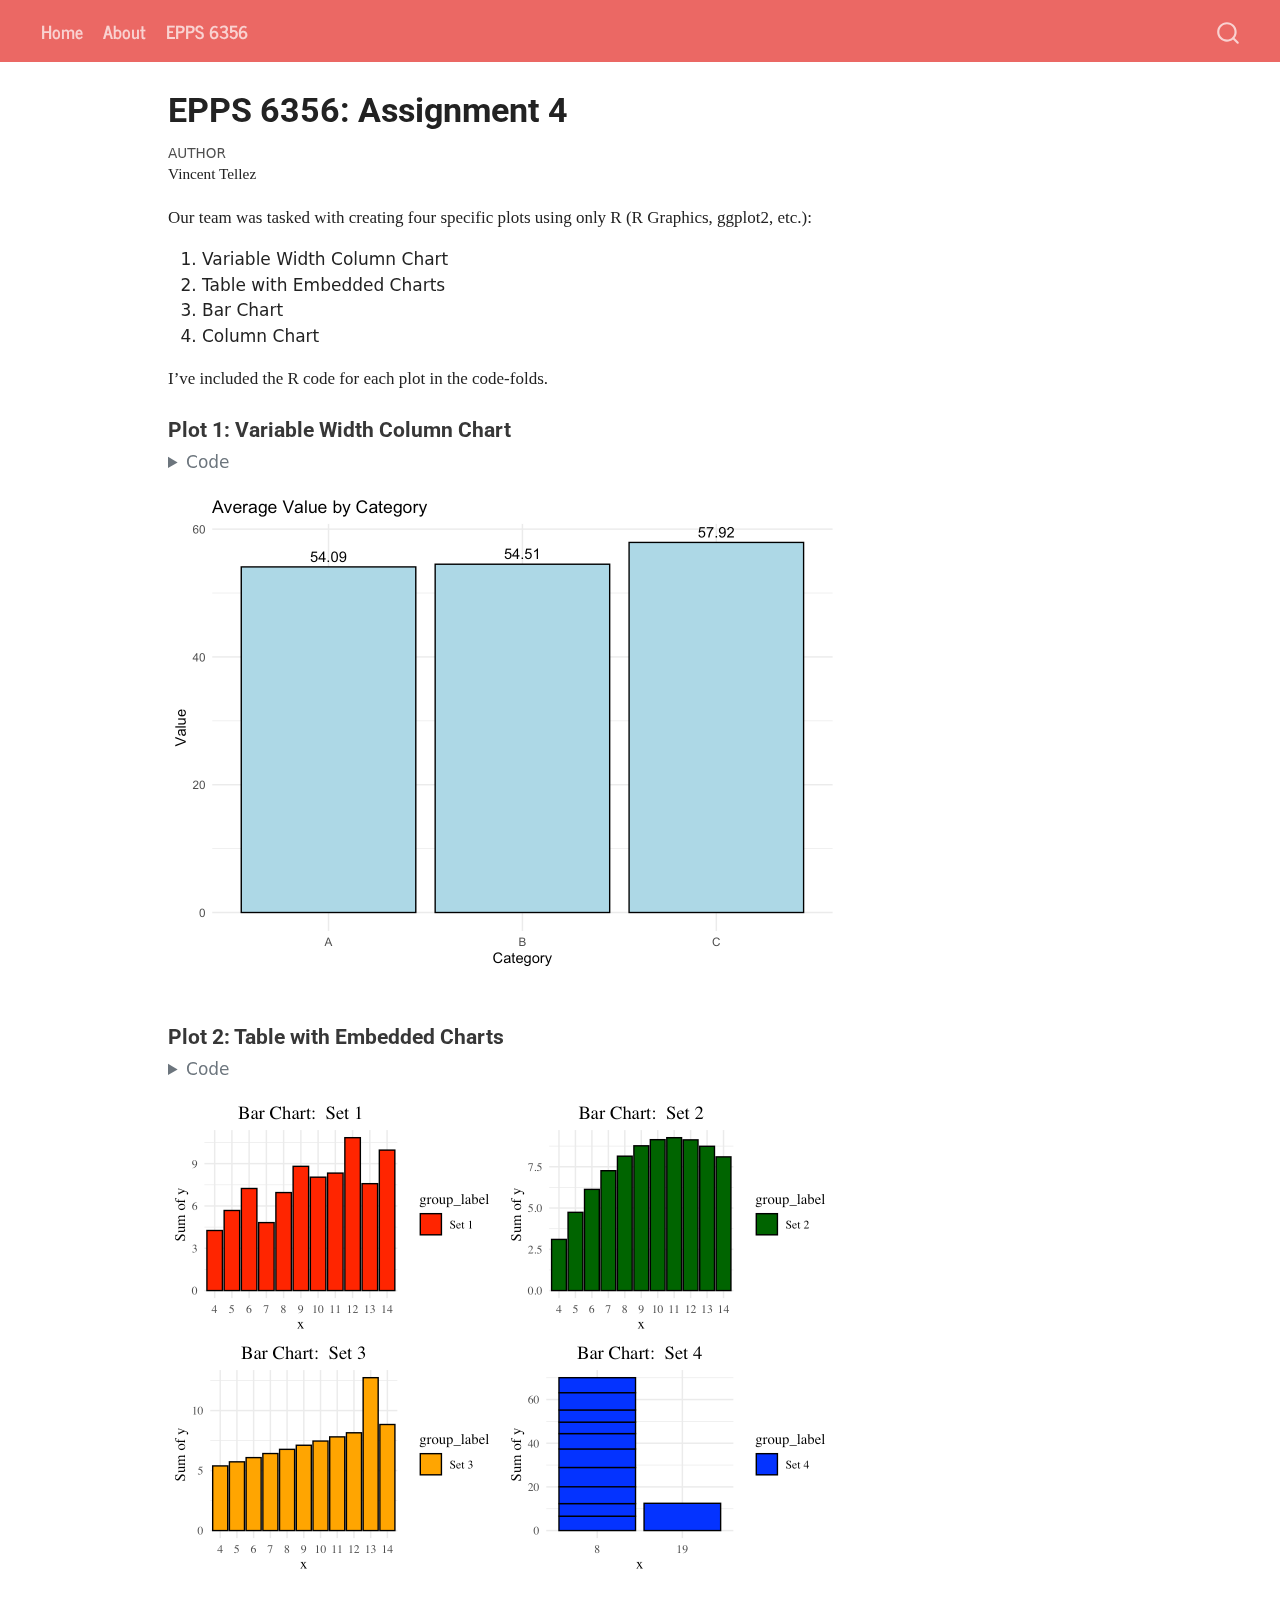
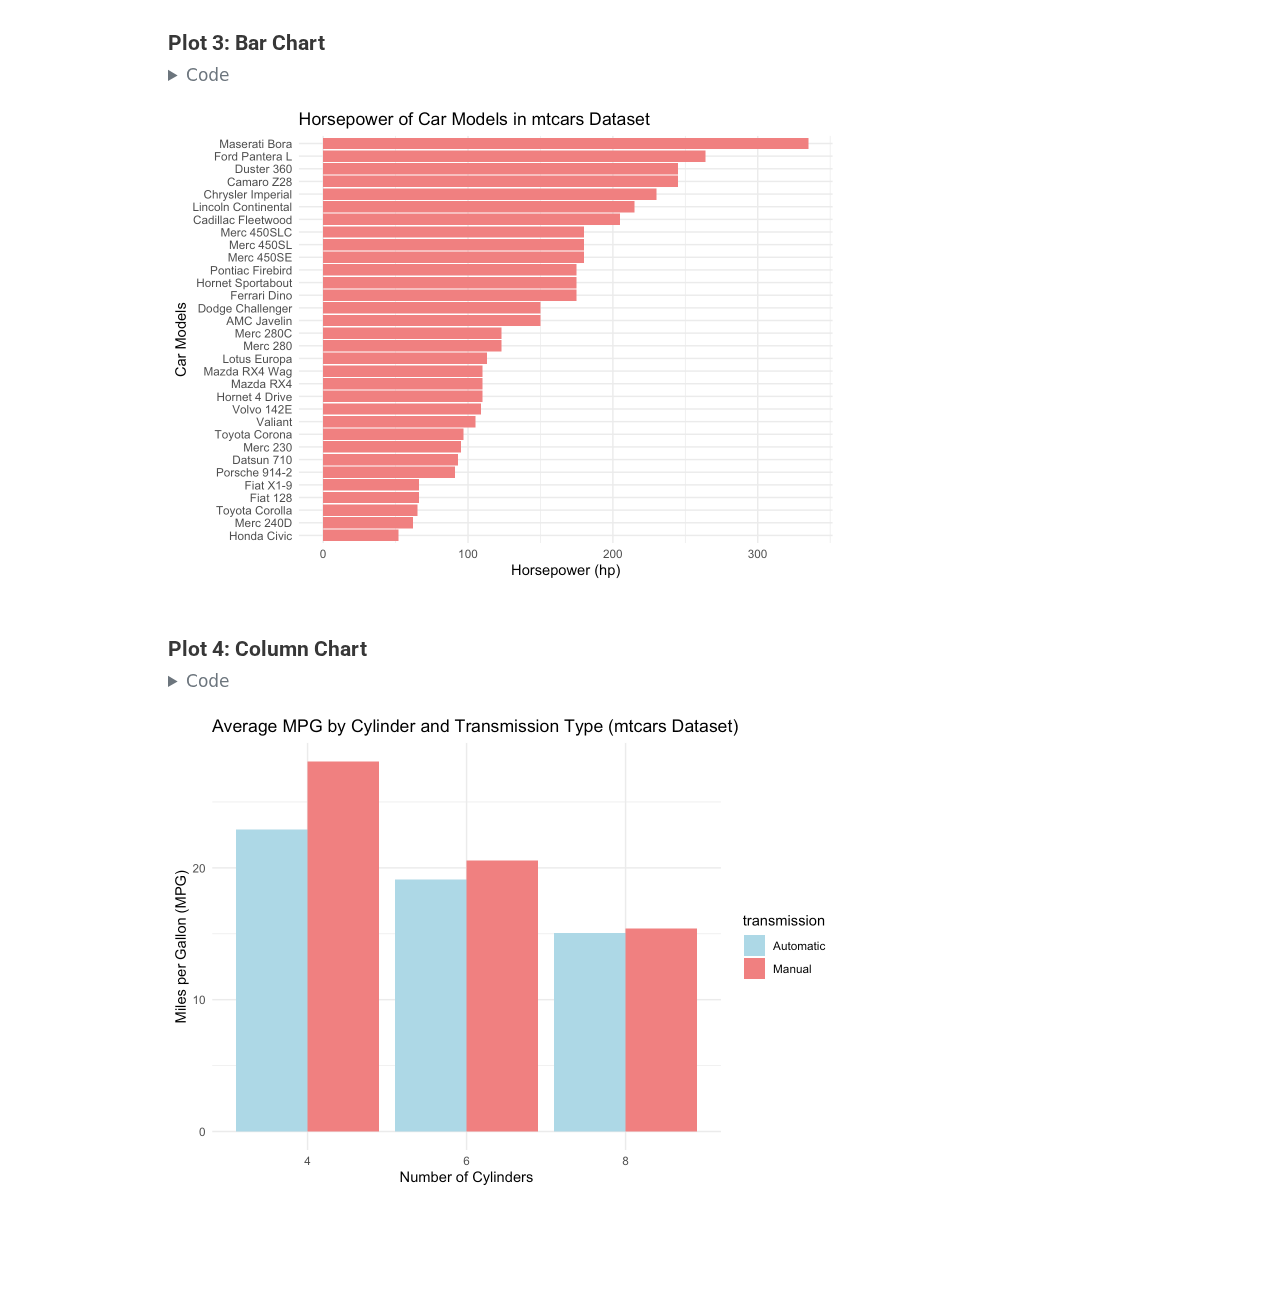
<file: assignment_4.html>
<!DOCTYPE html>
<html xmlns="http://www.w3.org/1999/xhtml" lang="en" xml:lang="en"><head>

<meta charset="utf-8">
<meta name="generator" content="quarto-1.5.57">

<meta name="viewport" content="width=device-width, initial-scale=1.0, user-scalable=yes">

<meta name="author" content="Vincent Tellez">

<title>EPPS 6356: Assignment 4 – Vincent Tellez</title>
<style>
code{white-space: pre-wrap;}
span.smallcaps{font-variant: small-caps;}
div.columns{display: flex; gap: min(4vw, 1.5em);}
div.column{flex: auto; overflow-x: auto;}
div.hanging-indent{margin-left: 1.5em; text-indent: -1.5em;}
ul.task-list{list-style: none;}
ul.task-list li input[type="checkbox"] {
  width: 0.8em;
  margin: 0 0.8em 0.2em -1em; /* quarto-specific, see https://github.com/quarto-dev/quarto-cli/issues/4556 */ 
  vertical-align: middle;
}
/* CSS for syntax highlighting */
pre > code.sourceCode { white-space: pre; position: relative; }
pre > code.sourceCode > span { line-height: 1.25; }
pre > code.sourceCode > span:empty { height: 1.2em; }
.sourceCode { overflow: visible; }
code.sourceCode > span { color: inherit; text-decoration: inherit; }
div.sourceCode { margin: 1em 0; }
pre.sourceCode { margin: 0; }
@media screen {
div.sourceCode { overflow: auto; }
}
@media print {
pre > code.sourceCode { white-space: pre-wrap; }
pre > code.sourceCode > span { display: inline-block; text-indent: -5em; padding-left: 5em; }
}
pre.numberSource code
  { counter-reset: source-line 0; }
pre.numberSource code > span
  { position: relative; left: -4em; counter-increment: source-line; }
pre.numberSource code > span > a:first-child::before
  { content: counter(source-line);
    position: relative; left: -1em; text-align: right; vertical-align: baseline;
    border: none; display: inline-block;
    -webkit-touch-callout: none; -webkit-user-select: none;
    -khtml-user-select: none; -moz-user-select: none;
    -ms-user-select: none; user-select: none;
    padding: 0 4px; width: 4em;
  }
pre.numberSource { margin-left: 3em;  padding-left: 4px; }
div.sourceCode
  {   }
@media screen {
pre > code.sourceCode > span > a:first-child::before { text-decoration: underline; }
}
</style>


<script src="site_libs/quarto-nav/quarto-nav.js"></script>
<script src="site_libs/quarto-nav/headroom.min.js"></script>
<script src="site_libs/clipboard/clipboard.min.js"></script>
<script src="site_libs/quarto-search/autocomplete.umd.js"></script>
<script src="site_libs/quarto-search/fuse.min.js"></script>
<script src="site_libs/quarto-search/quarto-search.js"></script>
<meta name="quarto:offset" content="./">
<script src="site_libs/quarto-html/quarto.js"></script>
<script src="site_libs/quarto-html/popper.min.js"></script>
<script src="site_libs/quarto-html/tippy.umd.min.js"></script>
<script src="site_libs/quarto-html/anchor.min.js"></script>
<link href="site_libs/quarto-html/tippy.css" rel="stylesheet">
<script src="site_libs/bootstrap/bootstrap.min.js"></script>
<link href="site_libs/bootstrap/bootstrap-icons.css" rel="stylesheet">
<link href="site_libs/bootstrap/bootstrap.min.css" rel="stylesheet" id="quarto-bootstrap" data-mode="light">
<script id="quarto-search-options" type="application/json">{
  "location": "navbar",
  "copy-button": false,
  "collapse-after": 3,
  "panel-placement": "end",
  "type": "overlay",
  "limit": 50,
  "keyboard-shortcut": [
    "f",
    "/",
    "s"
  ],
  "show-item-context": false,
  "language": {
    "search-no-results-text": "No results",
    "search-matching-documents-text": "matching documents",
    "search-copy-link-title": "Copy link to search",
    "search-hide-matches-text": "Hide additional matches",
    "search-more-match-text": "more match in this document",
    "search-more-matches-text": "more matches in this document",
    "search-clear-button-title": "Clear",
    "search-text-placeholder": "",
    "search-detached-cancel-button-title": "Cancel",
    "search-submit-button-title": "Submit",
    "search-label": "Search"
  }
}</script>


<link rel="stylesheet" href="styles.css">
</head>

<body class="nav-fixed">

<div id="quarto-search-results"></div>
  <header id="quarto-header" class="headroom fixed-top">
    <nav class="navbar navbar-expand-lg " data-bs-theme="dark">
      <div class="navbar-container container-fluid">
            <div id="quarto-search" class="" title="Search"></div>
          <button class="navbar-toggler" type="button" data-bs-toggle="collapse" data-bs-target="#navbarCollapse" aria-controls="navbarCollapse" role="menu" aria-expanded="false" aria-label="Toggle navigation" onclick="if (window.quartoToggleHeadroom) { window.quartoToggleHeadroom(); }">
  <span class="navbar-toggler-icon"></span>
</button>
          <div class="collapse navbar-collapse" id="navbarCollapse">
            <ul class="navbar-nav navbar-nav-scroll me-auto">
  <li class="nav-item">
    <a class="nav-link" href="./index.html"> 
<span class="menu-text">Home</span></a>
  </li>  
  <li class="nav-item">
    <a class="nav-link" href="./about.html"> 
<span class="menu-text">About</span></a>
  </li>  
  <li class="nav-item">
    <a class="nav-link" href="./assignmain.html"> 
<span class="menu-text">EPPS 6356</span></a>
  </li>  
</ul>
          </div> <!-- /navcollapse -->
            <div class="quarto-navbar-tools">
</div>
      </div> <!-- /container-fluid -->
    </nav>
</header>
<!-- content -->
<div id="quarto-content" class="quarto-container page-columns page-rows-contents page-layout-article page-navbar">
<!-- sidebar -->
<!-- margin-sidebar -->
    <div id="quarto-margin-sidebar" class="sidebar margin-sidebar zindex-bottom">
        
    </div>
<!-- main -->
<main class="content" id="quarto-document-content">

<header id="title-block-header" class="quarto-title-block default">
<div class="quarto-title">
<h1 class="title">EPPS 6356: Assignment 4</h1>
</div>



<div class="quarto-title-meta">

    <div>
    <div class="quarto-title-meta-heading">Author</div>
    <div class="quarto-title-meta-contents">
             <p>Vincent Tellez </p>
          </div>
  </div>
    
  
    
  </div>
  


</header>


<p>Our team was tasked with creating four specific plots using only R (R Graphics, ggplot2, etc.):</p>
<ol>
<li>
Variable Width Column Chart
</li>
<li>
Table with Embedded Charts
</li>
<li>
Bar Chart
</li>
<li>
Column Chart
</li>
</ol>
<p>I’ve included the R code for each plot in the code-folds.</p>
<section id="plot-1-variable-width-column-chart" class="level4">
<h4 class="anchored" data-anchor-id="plot-1-variable-width-column-chart">Plot 1: Variable Width Column Chart</h4>
<div class="cell">
<details class="code-fold">
<summary>Code</summary>
<div class="sourceCode cell-code" id="cb1"><pre class="sourceCode r code-with-copy"><code class="sourceCode r"><span id="cb1-1"><a href="#cb1-1" aria-hidden="true" tabindex="-1"></a><span class="co">#|echo: false</span></span>
<span id="cb1-2"><a href="#cb1-2" aria-hidden="true" tabindex="-1"></a><span class="co"># This dataset generation code was provided with assistance from ChatGPT</span></span>
<span id="cb1-3"><a href="#cb1-3" aria-hidden="true" tabindex="-1"></a><span class="co"># Set seed for reproducibility</span></span>
<span id="cb1-4"><a href="#cb1-4" aria-hidden="true" tabindex="-1"></a><span class="fu">set.seed</span>(<span class="dv">123</span>)</span>
<span id="cb1-5"><a href="#cb1-5" aria-hidden="true" tabindex="-1"></a></span>
<span id="cb1-6"><a href="#cb1-6" aria-hidden="true" tabindex="-1"></a><span class="co"># Generate a dataset</span></span>
<span id="cb1-7"><a href="#cb1-7" aria-hidden="true" tabindex="-1"></a>df <span class="ot">&lt;-</span> <span class="fu">data.frame</span>(</span>
<span id="cb1-8"><a href="#cb1-8" aria-hidden="true" tabindex="-1"></a>  <span class="at">ID =</span> <span class="dv">1</span><span class="sc">:</span><span class="dv">100</span>,  <span class="co"># IDs from 1 to 100</span></span>
<span id="cb1-9"><a href="#cb1-9" aria-hidden="true" tabindex="-1"></a>  <span class="at">Category =</span> <span class="fu">sample</span>(<span class="fu">c</span>(<span class="st">"A"</span>, <span class="st">"B"</span>, <span class="st">"C"</span>), <span class="dv">100</span>, <span class="at">replace =</span> <span class="cn">TRUE</span>),  <span class="co"># Randomly assign categories</span></span>
<span id="cb1-10"><a href="#cb1-10" aria-hidden="true" tabindex="-1"></a>  <span class="at">Value =</span> <span class="fu">round</span>(<span class="fu">runif</span>(<span class="dv">100</span>, <span class="at">min =</span> <span class="dv">10</span>, <span class="at">max =</span> <span class="dv">100</span>), <span class="dv">2</span>),  <span class="co"># Random values between 10 and 100</span></span>
<span id="cb1-11"><a href="#cb1-11" aria-hidden="true" tabindex="-1"></a>  <span class="at">Date =</span> <span class="fu">sample</span>(<span class="fu">seq</span>(<span class="fu">as.Date</span>(<span class="st">'2020-01-01'</span>), <span class="fu">as.Date</span>(<span class="st">'2021-01-01'</span>), <span class="at">by=</span><span class="st">"day"</span>), <span class="dv">100</span>, <span class="at">replace =</span> <span class="cn">TRUE</span>)  <span class="co"># Random dates</span></span>
<span id="cb1-12"><a href="#cb1-12" aria-hidden="true" tabindex="-1"></a>)</span>
<span id="cb1-13"><a href="#cb1-13" aria-hidden="true" tabindex="-1"></a></span>
<span id="cb1-14"><a href="#cb1-14" aria-hidden="true" tabindex="-1"></a><span class="co"># View the first few rows of the dataset</span></span>
<span id="cb1-15"><a href="#cb1-15" aria-hidden="true" tabindex="-1"></a><span class="co"># head(df)</span></span>
<span id="cb1-16"><a href="#cb1-16" aria-hidden="true" tabindex="-1"></a></span>
<span id="cb1-17"><a href="#cb1-17" aria-hidden="true" tabindex="-1"></a><span class="fu">library</span>(ggplot2)</span>
<span id="cb1-18"><a href="#cb1-18" aria-hidden="true" tabindex="-1"></a></span>
<span id="cb1-19"><a href="#cb1-19" aria-hidden="true" tabindex="-1"></a>df_summary <span class="ot">&lt;-</span> <span class="fu">aggregate</span>(Value <span class="sc">~</span> Category, df, mean)</span>
<span id="cb1-20"><a href="#cb1-20" aria-hidden="true" tabindex="-1"></a></span>
<span id="cb1-21"><a href="#cb1-21" aria-hidden="true" tabindex="-1"></a><span class="fu">ggplot</span>(df_summary, <span class="fu">aes</span>(<span class="at">x =</span> Category, <span class="at">y =</span> Value)) <span class="sc">+</span></span>
<span id="cb1-22"><a href="#cb1-22" aria-hidden="true" tabindex="-1"></a>  <span class="fu">geom_bar</span>(<span class="at">stat =</span> <span class="st">"identity"</span>, <span class="at">fill =</span> <span class="st">"lightblue"</span>, <span class="at">color =</span> <span class="st">"black"</span>) <span class="sc">+</span></span>
<span id="cb1-23"><a href="#cb1-23" aria-hidden="true" tabindex="-1"></a>  <span class="fu">theme_minimal</span>() <span class="sc">+</span></span>
<span id="cb1-24"><a href="#cb1-24" aria-hidden="true" tabindex="-1"></a>  <span class="fu">labs</span>(<span class="at">title =</span> <span class="st">"Average Value by Category"</span>, <span class="at">x =</span> <span class="st">"Category"</span>, <span class="at">Y =</span> <span class="st">"Value"</span>) <span class="sc">+</span></span>
<span id="cb1-25"><a href="#cb1-25" aria-hidden="true" tabindex="-1"></a>  <span class="fu">geom_text</span>(<span class="fu">aes</span>(<span class="at">label =</span> <span class="fu">round</span>(Value, <span class="dv">2</span>)), <span class="at">vjust =</span> <span class="sc">-</span><span class="fl">0.5</span>)</span></code><button title="Copy to Clipboard" class="code-copy-button"><i class="bi"></i></button></pre></div>
</details>
<div class="cell-output-display">
<div>
<figure class="figure">
<p><img src="assignment_4_files/figure-html/unnamed-chunk-1-1.png" class="img-fluid figure-img" width="672"></p>
</figure>
</div>
</div>
</div>
</section>
<section id="plot-2-table-with-embedded-charts" class="level4">
<h4 class="anchored" data-anchor-id="plot-2-table-with-embedded-charts">Plot 2: Table with Embedded Charts</h4>
<div class="cell">
<details class="code-fold">
<summary>Code</summary>
<div class="sourceCode cell-code" id="cb2"><pre class="sourceCode r code-with-copy"><code class="sourceCode r"><span id="cb2-1"><a href="#cb2-1" aria-hidden="true" tabindex="-1"></a><span class="co">#|echo: false</span></span>
<span id="cb2-2"><a href="#cb2-2" aria-hidden="true" tabindex="-1"></a><span class="co"># Chatgpt was used to assist with the coding</span></span>
<span id="cb2-3"><a href="#cb2-3" aria-hidden="true" tabindex="-1"></a><span class="co"># Load necessary libraries</span></span>
<span id="cb2-4"><a href="#cb2-4" aria-hidden="true" tabindex="-1"></a><span class="fu">library</span>(ggplot2)</span>
<span id="cb2-5"><a href="#cb2-5" aria-hidden="true" tabindex="-1"></a><span class="fu">library</span>(gridExtra)</span>
<span id="cb2-6"><a href="#cb2-6" aria-hidden="true" tabindex="-1"></a>  </span>
<span id="cb2-7"><a href="#cb2-7" aria-hidden="true" tabindex="-1"></a><span class="co"># Reshape the Anscombe data for ggplot2 (long format)</span></span>
<span id="cb2-8"><a href="#cb2-8" aria-hidden="true" tabindex="-1"></a>anscombe_long <span class="ot">&lt;-</span> <span class="fu">data.frame</span>(</span>
<span id="cb2-9"><a href="#cb2-9" aria-hidden="true" tabindex="-1"></a>  <span class="at">x =</span> <span class="fu">c</span>(anscombe<span class="sc">$</span>x1, anscombe<span class="sc">$</span>x2, anscombe<span class="sc">$</span>x3, anscombe<span class="sc">$</span>x4),</span>
<span id="cb2-10"><a href="#cb2-10" aria-hidden="true" tabindex="-1"></a>  <span class="at">y =</span> <span class="fu">c</span>(anscombe<span class="sc">$</span>y1, anscombe<span class="sc">$</span>y2, anscombe<span class="sc">$</span>y3, anscombe<span class="sc">$</span>y4),</span>
<span id="cb2-11"><a href="#cb2-11" aria-hidden="true" tabindex="-1"></a>  <span class="at">group =</span> <span class="fu">rep</span>(<span class="fu">c</span>(<span class="st">"Set 1"</span>, <span class="st">"Set 2"</span>, <span class="st">"Set 3"</span>, <span class="st">"Set 4"</span>), <span class="at">each =</span> <span class="fu">nrow</span>(anscombe))</span>
<span id="cb2-12"><a href="#cb2-12" aria-hidden="true" tabindex="-1"></a>)</span>
<span id="cb2-13"><a href="#cb2-13" aria-hidden="true" tabindex="-1"></a>  </span>
<span id="cb2-14"><a href="#cb2-14" aria-hidden="true" tabindex="-1"></a><span class="co"># Create a new plotting function for bar charts</span></span>
<span id="cb2-15"><a href="#cb2-15" aria-hidden="true" tabindex="-1"></a>gg_anscombe_bar <span class="ot">&lt;-</span> <span class="cf">function</span>(data, group_label) {</span>
<span id="cb2-16"><a href="#cb2-16" aria-hidden="true" tabindex="-1"></a>  <span class="fu">ggplot</span>(data, <span class="fu">aes</span>(<span class="at">x =</span> <span class="fu">as.factor</span>(x), <span class="at">y =</span> y)) <span class="sc">+</span>  <span class="co"># Convert x to factor for bar chart</span></span>
<span id="cb2-17"><a href="#cb2-17" aria-hidden="true" tabindex="-1"></a>    <span class="fu">geom_bar</span>(<span class="at">stat =</span> <span class="st">"identity"</span>, <span class="fu">aes</span>(<span class="at">fill =</span> group_label), <span class="at">color =</span> <span class="st">"black"</span>) <span class="sc">+</span>  <span class="co"># Create bars</span></span>
<span id="cb2-18"><a href="#cb2-18" aria-hidden="true" tabindex="-1"></a>    <span class="fu">labs</span>(<span class="at">title =</span> <span class="fu">paste</span>(<span class="st">"Bar Chart: "</span>, group_label), <span class="at">x =</span> <span class="st">"x"</span>, <span class="at">y =</span> <span class="st">"Sum of y"</span>) <span class="sc">+</span></span>
<span id="cb2-19"><a href="#cb2-19" aria-hidden="true" tabindex="-1"></a>    <span class="fu">theme_minimal</span>(<span class="at">base_family =</span> <span class="st">"serif"</span>) <span class="sc">+</span>  <span class="co"># Set font to serif</span></span>
<span id="cb2-20"><a href="#cb2-20" aria-hidden="true" tabindex="-1"></a>    <span class="fu">theme</span>(<span class="at">plot.title =</span> <span class="fu">element_text</span>(<span class="at">hjust =</span> <span class="fl">0.5</span>, <span class="at">size =</span> <span class="dv">14</span>))  <span class="co"># Center the title</span></span>
<span id="cb2-21"><a href="#cb2-21" aria-hidden="true" tabindex="-1"></a>}</span>
<span id="cb2-22"><a href="#cb2-22" aria-hidden="true" tabindex="-1"></a>  </span>
<span id="cb2-23"><a href="#cb2-23" aria-hidden="true" tabindex="-1"></a><span class="co"># Bar Plot 1</span></span>
<span id="cb2-24"><a href="#cb2-24" aria-hidden="true" tabindex="-1"></a>bp1 <span class="ot">&lt;-</span> <span class="fu">gg_anscombe_bar</span>(anscombe_long[anscombe_long<span class="sc">$</span>group <span class="sc">==</span> <span class="st">"Set 1"</span>, ], <span class="st">"Set 1"</span>) <span class="sc">+</span></span>
<span id="cb2-25"><a href="#cb2-25" aria-hidden="true" tabindex="-1"></a>  <span class="fu">scale_fill_manual</span>(<span class="at">values =</span> <span class="st">"red"</span>)</span>
<span id="cb2-26"><a href="#cb2-26" aria-hidden="true" tabindex="-1"></a>  </span>
<span id="cb2-27"><a href="#cb2-27" aria-hidden="true" tabindex="-1"></a><span class="co"># Bar Plot 2</span></span>
<span id="cb2-28"><a href="#cb2-28" aria-hidden="true" tabindex="-1"></a>bp2 <span class="ot">&lt;-</span> <span class="fu">gg_anscombe_bar</span>(anscombe_long[anscombe_long<span class="sc">$</span>group <span class="sc">==</span> <span class="st">"Set 2"</span>, ], <span class="st">"Set 2"</span>) <span class="sc">+</span></span>
<span id="cb2-29"><a href="#cb2-29" aria-hidden="true" tabindex="-1"></a>  <span class="fu">scale_fill_manual</span>(<span class="at">values =</span> <span class="st">"darkgreen"</span>)</span>
<span id="cb2-30"><a href="#cb2-30" aria-hidden="true" tabindex="-1"></a>  </span>
<span id="cb2-31"><a href="#cb2-31" aria-hidden="true" tabindex="-1"></a><span class="co"># Bar Plot 3</span></span>
<span id="cb2-32"><a href="#cb2-32" aria-hidden="true" tabindex="-1"></a>bp3 <span class="ot">&lt;-</span> <span class="fu">gg_anscombe_bar</span>(anscombe_long[anscombe_long<span class="sc">$</span>group <span class="sc">==</span> <span class="st">"Set 3"</span>, ], <span class="st">"Set 3"</span>) <span class="sc">+</span></span>
<span id="cb2-33"><a href="#cb2-33" aria-hidden="true" tabindex="-1"></a>  <span class="fu">scale_fill_manual</span>(<span class="at">values =</span> <span class="st">"orange"</span>)</span>
<span id="cb2-34"><a href="#cb2-34" aria-hidden="true" tabindex="-1"></a>  </span>
<span id="cb2-35"><a href="#cb2-35" aria-hidden="true" tabindex="-1"></a><span class="co"># Bar Plot 4</span></span>
<span id="cb2-36"><a href="#cb2-36" aria-hidden="true" tabindex="-1"></a>bp4 <span class="ot">&lt;-</span> <span class="fu">gg_anscombe_bar</span>(anscombe_long[anscombe_long<span class="sc">$</span>group <span class="sc">==</span> <span class="st">"Set 4"</span>, ], <span class="st">"Set 4"</span>) <span class="sc">+</span></span>
<span id="cb2-37"><a href="#cb2-37" aria-hidden="true" tabindex="-1"></a>  <span class="fu">scale_fill_manual</span>(<span class="at">values =</span> <span class="st">"blue"</span>)</span>
<span id="cb2-38"><a href="#cb2-38" aria-hidden="true" tabindex="-1"></a>  </span>
<span id="cb2-39"><a href="#cb2-39" aria-hidden="true" tabindex="-1"></a><span class="co"># Arrange the four bar charts into a grid</span></span>
<span id="cb2-40"><a href="#cb2-40" aria-hidden="true" tabindex="-1"></a><span class="fu">grid.arrange</span>(bp1, bp2, bp3, bp4, <span class="at">nrow =</span> <span class="dv">2</span>)</span></code><button title="Copy to Clipboard" class="code-copy-button"><i class="bi"></i></button></pre></div>
</details>
<div class="cell-output-display">
<div>
<figure class="figure">
<p><img src="assignment_4_files/figure-html/unnamed-chunk-2-1.png" class="img-fluid figure-img" width="672"></p>
</figure>
</div>
</div>
</div>
</section>
<section id="plot-3-bar-chart" class="level4">
<h4 class="anchored" data-anchor-id="plot-3-bar-chart">Plot 3: Bar Chart</h4>
<div class="cell">
<details class="code-fold">
<summary>Code</summary>
<div class="sourceCode cell-code" id="cb3"><pre class="sourceCode r code-with-copy"><code class="sourceCode r"><span id="cb3-1"><a href="#cb3-1" aria-hidden="true" tabindex="-1"></a><span class="co">#|echo: false</span></span>
<span id="cb3-2"><a href="#cb3-2" aria-hidden="true" tabindex="-1"></a><span class="fu">library</span>(ggplot2)</span>
<span id="cb3-3"><a href="#cb3-3" aria-hidden="true" tabindex="-1"></a></span>
<span id="cb3-4"><a href="#cb3-4" aria-hidden="true" tabindex="-1"></a><span class="co"># Citation: This code was generated using ChatGPT.</span></span>
<span id="cb3-5"><a href="#cb3-5" aria-hidden="true" tabindex="-1"></a><span class="co"># Summarize the dataset</span></span>
<span id="cb3-6"><a href="#cb3-6" aria-hidden="true" tabindex="-1"></a><span class="co"># We'll use 'mtcars' dataset and create a bar chart of car models vs their horsepower (hp)</span></span>
<span id="cb3-7"><a href="#cb3-7" aria-hidden="true" tabindex="-1"></a>data <span class="ot">&lt;-</span> mtcars</span>
<span id="cb3-8"><a href="#cb3-8" aria-hidden="true" tabindex="-1"></a>data<span class="sc">$</span>car_model <span class="ot">&lt;-</span> <span class="fu">rownames</span>(data)</span>
<span id="cb3-9"><a href="#cb3-9" aria-hidden="true" tabindex="-1"></a></span>
<span id="cb3-10"><a href="#cb3-10" aria-hidden="true" tabindex="-1"></a><span class="co"># Create a horizontal bar chart</span></span>
<span id="cb3-11"><a href="#cb3-11" aria-hidden="true" tabindex="-1"></a><span class="fu">ggplot</span>(data, <span class="fu">aes</span>(<span class="at">x =</span> hp, <span class="at">y =</span> <span class="fu">reorder</span>(car_model, hp))) <span class="sc">+</span></span>
<span id="cb3-12"><a href="#cb3-12" aria-hidden="true" tabindex="-1"></a>  <span class="fu">geom_bar</span>(<span class="at">stat =</span> <span class="st">"identity"</span>, <span class="at">fill =</span> <span class="st">"lightcoral"</span>) <span class="sc">+</span></span>
<span id="cb3-13"><a href="#cb3-13" aria-hidden="true" tabindex="-1"></a>  <span class="fu">labs</span>(<span class="at">title =</span> <span class="st">"Horsepower of Car Models in mtcars Dataset"</span>,</span>
<span id="cb3-14"><a href="#cb3-14" aria-hidden="true" tabindex="-1"></a>       <span class="at">x =</span> <span class="st">"Horsepower (hp)"</span>, <span class="at">y =</span> <span class="st">"Car Models"</span>) <span class="sc">+</span></span>
<span id="cb3-15"><a href="#cb3-15" aria-hidden="true" tabindex="-1"></a>  <span class="fu">theme_minimal</span>()</span></code><button title="Copy to Clipboard" class="code-copy-button"><i class="bi"></i></button></pre></div>
</details>
<div class="cell-output-display">
<div>
<figure class="figure">
<p><img src="assignment_4_files/figure-html/unnamed-chunk-3-1.png" class="img-fluid figure-img" width="672"></p>
</figure>
</div>
</div>
</div>
</section>
<section id="plot-4-column-chart" class="level4">
<h4 class="anchored" data-anchor-id="plot-4-column-chart">Plot 4: Column Chart</h4>
<div class="cell">
<details class="code-fold">
<summary>Code</summary>
<div class="sourceCode cell-code" id="cb4"><pre class="sourceCode r code-with-copy"><code class="sourceCode r"><span id="cb4-1"><a href="#cb4-1" aria-hidden="true" tabindex="-1"></a><span class="co">#|echo: false</span></span>
<span id="cb4-2"><a href="#cb4-2" aria-hidden="true" tabindex="-1"></a><span class="co"># Citation: This code was generated using ChatGPT.</span></span>
<span id="cb4-3"><a href="#cb4-3" aria-hidden="true" tabindex="-1"></a>data <span class="ot">&lt;-</span> mtcars</span>
<span id="cb4-4"><a href="#cb4-4" aria-hidden="true" tabindex="-1"></a>data<span class="sc">$</span>transmission <span class="ot">&lt;-</span> <span class="fu">ifelse</span>(data<span class="sc">$</span>am <span class="sc">==</span> <span class="dv">0</span>, <span class="st">'Automatic'</span>, <span class="st">'Manual'</span>)</span>
<span id="cb4-5"><a href="#cb4-5" aria-hidden="true" tabindex="-1"></a></span>
<span id="cb4-6"><a href="#cb4-6" aria-hidden="true" tabindex="-1"></a><span class="co"># Summarize data: Average mpg by number of cylinders and transmission type</span></span>
<span id="cb4-7"><a href="#cb4-7" aria-hidden="true" tabindex="-1"></a>data_summary <span class="ot">&lt;-</span> <span class="fu">aggregate</span>(mpg <span class="sc">~</span> cyl <span class="sc">+</span> transmission, data, mean)</span>
<span id="cb4-8"><a href="#cb4-8" aria-hidden="true" tabindex="-1"></a></span>
<span id="cb4-9"><a href="#cb4-9" aria-hidden="true" tabindex="-1"></a><span class="co"># Create a grouped column chart</span></span>
<span id="cb4-10"><a href="#cb4-10" aria-hidden="true" tabindex="-1"></a><span class="fu">ggplot</span>(data_summary, <span class="fu">aes</span>(<span class="at">x =</span> <span class="fu">factor</span>(cyl), <span class="at">y =</span> mpg, <span class="at">fill =</span> transmission)) <span class="sc">+</span></span>
<span id="cb4-11"><a href="#cb4-11" aria-hidden="true" tabindex="-1"></a>  <span class="fu">geom_bar</span>(<span class="at">position =</span> <span class="st">"dodge"</span>, <span class="at">stat =</span> <span class="st">"identity"</span>) <span class="sc">+</span></span>
<span id="cb4-12"><a href="#cb4-12" aria-hidden="true" tabindex="-1"></a>  <span class="fu">labs</span>(<span class="at">title =</span> <span class="st">"Average MPG by Cylinder and Transmission Type (mtcars Dataset)"</span>, </span>
<span id="cb4-13"><a href="#cb4-13" aria-hidden="true" tabindex="-1"></a>       <span class="at">x =</span> <span class="st">"Number of Cylinders"</span>, <span class="at">y =</span> <span class="st">"Miles per Gallon (MPG)"</span>) <span class="sc">+</span></span>
<span id="cb4-14"><a href="#cb4-14" aria-hidden="true" tabindex="-1"></a>  <span class="fu">theme_minimal</span>() <span class="sc">+</span></span>
<span id="cb4-15"><a href="#cb4-15" aria-hidden="true" tabindex="-1"></a>  <span class="fu">scale_fill_manual</span>(<span class="at">values =</span> <span class="fu">c</span>(<span class="st">"Automatic"</span> <span class="ot">=</span> <span class="st">"lightblue"</span>, <span class="st">"Manual"</span> <span class="ot">=</span> <span class="st">"lightcoral"</span>))</span></code><button title="Copy to Clipboard" class="code-copy-button"><i class="bi"></i></button></pre></div>
</details>
<div class="cell-output-display">
<div>
<figure class="figure">
<p><img src="assignment_4_files/figure-html/unnamed-chunk-4-1.png" class="img-fluid figure-img" width="672"></p>
</figure>
</div>
</div>
</div>


</section>

</main> <!-- /main -->
<script id="quarto-html-after-body" type="application/javascript">
window.document.addEventListener("DOMContentLoaded", function (event) {
  const toggleBodyColorMode = (bsSheetEl) => {
    const mode = bsSheetEl.getAttribute("data-mode");
    const bodyEl = window.document.querySelector("body");
    if (mode === "dark") {
      bodyEl.classList.add("quarto-dark");
      bodyEl.classList.remove("quarto-light");
    } else {
      bodyEl.classList.add("quarto-light");
      bodyEl.classList.remove("quarto-dark");
    }
  }
  const toggleBodyColorPrimary = () => {
    const bsSheetEl = window.document.querySelector("link#quarto-bootstrap");
    if (bsSheetEl) {
      toggleBodyColorMode(bsSheetEl);
    }
  }
  toggleBodyColorPrimary();  
  const icon = "";
  const anchorJS = new window.AnchorJS();
  anchorJS.options = {
    placement: 'right',
    icon: icon
  };
  anchorJS.add('.anchored');
  const isCodeAnnotation = (el) => {
    for (const clz of el.classList) {
      if (clz.startsWith('code-annotation-')) {                     
        return true;
      }
    }
    return false;
  }
  const onCopySuccess = function(e) {
    // button target
    const button = e.trigger;
    // don't keep focus
    button.blur();
    // flash "checked"
    button.classList.add('code-copy-button-checked');
    var currentTitle = button.getAttribute("title");
    button.setAttribute("title", "Copied!");
    let tooltip;
    if (window.bootstrap) {
      button.setAttribute("data-bs-toggle", "tooltip");
      button.setAttribute("data-bs-placement", "left");
      button.setAttribute("data-bs-title", "Copied!");
      tooltip = new bootstrap.Tooltip(button, 
        { trigger: "manual", 
          customClass: "code-copy-button-tooltip",
          offset: [0, -8]});
      tooltip.show();    
    }
    setTimeout(function() {
      if (tooltip) {
        tooltip.hide();
        button.removeAttribute("data-bs-title");
        button.removeAttribute("data-bs-toggle");
        button.removeAttribute("data-bs-placement");
      }
      button.setAttribute("title", currentTitle);
      button.classList.remove('code-copy-button-checked');
    }, 1000);
    // clear code selection
    e.clearSelection();
  }
  const getTextToCopy = function(trigger) {
      const codeEl = trigger.previousElementSibling.cloneNode(true);
      for (const childEl of codeEl.children) {
        if (isCodeAnnotation(childEl)) {
          childEl.remove();
        }
      }
      return codeEl.innerText;
  }
  const clipboard = new window.ClipboardJS('.code-copy-button:not([data-in-quarto-modal])', {
    text: getTextToCopy
  });
  clipboard.on('success', onCopySuccess);
  if (window.document.getElementById('quarto-embedded-source-code-modal')) {
    // For code content inside modals, clipBoardJS needs to be initialized with a container option
    // TODO: Check when it could be a function (https://github.com/zenorocha/clipboard.js/issues/860)
    const clipboardModal = new window.ClipboardJS('.code-copy-button[data-in-quarto-modal]', {
      text: getTextToCopy,
      container: window.document.getElementById('quarto-embedded-source-code-modal')
    });
    clipboardModal.on('success', onCopySuccess);
  }
    var localhostRegex = new RegExp(/^(?:http|https):\/\/localhost\:?[0-9]*\//);
    var mailtoRegex = new RegExp(/^mailto:/);
      var filterRegex = new RegExp('/' + window.location.host + '/');
    var isInternal = (href) => {
        return filterRegex.test(href) || localhostRegex.test(href) || mailtoRegex.test(href);
    }
    // Inspect non-navigation links and adorn them if external
 	var links = window.document.querySelectorAll('a[href]:not(.nav-link):not(.navbar-brand):not(.toc-action):not(.sidebar-link):not(.sidebar-item-toggle):not(.pagination-link):not(.no-external):not([aria-hidden]):not(.dropdown-item):not(.quarto-navigation-tool):not(.about-link)');
    for (var i=0; i<links.length; i++) {
      const link = links[i];
      if (!isInternal(link.href)) {
        // undo the damage that might have been done by quarto-nav.js in the case of
        // links that we want to consider external
        if (link.dataset.originalHref !== undefined) {
          link.href = link.dataset.originalHref;
        }
      }
    }
  function tippyHover(el, contentFn, onTriggerFn, onUntriggerFn) {
    const config = {
      allowHTML: true,
      maxWidth: 500,
      delay: 100,
      arrow: false,
      appendTo: function(el) {
          return el.parentElement;
      },
      interactive: true,
      interactiveBorder: 10,
      theme: 'quarto',
      placement: 'bottom-start',
    };
    if (contentFn) {
      config.content = contentFn;
    }
    if (onTriggerFn) {
      config.onTrigger = onTriggerFn;
    }
    if (onUntriggerFn) {
      config.onUntrigger = onUntriggerFn;
    }
    window.tippy(el, config); 
  }
  const noterefs = window.document.querySelectorAll('a[role="doc-noteref"]');
  for (var i=0; i<noterefs.length; i++) {
    const ref = noterefs[i];
    tippyHover(ref, function() {
      // use id or data attribute instead here
      let href = ref.getAttribute('data-footnote-href') || ref.getAttribute('href');
      try { href = new URL(href).hash; } catch {}
      const id = href.replace(/^#\/?/, "");
      const note = window.document.getElementById(id);
      if (note) {
        return note.innerHTML;
      } else {
        return "";
      }
    });
  }
  const xrefs = window.document.querySelectorAll('a.quarto-xref');
  const processXRef = (id, note) => {
    // Strip column container classes
    const stripColumnClz = (el) => {
      el.classList.remove("page-full", "page-columns");
      if (el.children) {
        for (const child of el.children) {
          stripColumnClz(child);
        }
      }
    }
    stripColumnClz(note)
    if (id === null || id.startsWith('sec-')) {
      // Special case sections, only their first couple elements
      const container = document.createElement("div");
      if (note.children && note.children.length > 2) {
        container.appendChild(note.children[0].cloneNode(true));
        for (let i = 1; i < note.children.length; i++) {
          const child = note.children[i];
          if (child.tagName === "P" && child.innerText === "") {
            continue;
          } else {
            container.appendChild(child.cloneNode(true));
            break;
          }
        }
        if (window.Quarto?.typesetMath) {
          window.Quarto.typesetMath(container);
        }
        return container.innerHTML
      } else {
        if (window.Quarto?.typesetMath) {
          window.Quarto.typesetMath(note);
        }
        return note.innerHTML;
      }
    } else {
      // Remove any anchor links if they are present
      const anchorLink = note.querySelector('a.anchorjs-link');
      if (anchorLink) {
        anchorLink.remove();
      }
      if (window.Quarto?.typesetMath) {
        window.Quarto.typesetMath(note);
      }
      // TODO in 1.5, we should make sure this works without a callout special case
      if (note.classList.contains("callout")) {
        return note.outerHTML;
      } else {
        return note.innerHTML;
      }
    }
  }
  for (var i=0; i<xrefs.length; i++) {
    const xref = xrefs[i];
    tippyHover(xref, undefined, function(instance) {
      instance.disable();
      let url = xref.getAttribute('href');
      let hash = undefined; 
      if (url.startsWith('#')) {
        hash = url;
      } else {
        try { hash = new URL(url).hash; } catch {}
      }
      if (hash) {
        const id = hash.replace(/^#\/?/, "");
        const note = window.document.getElementById(id);
        if (note !== null) {
          try {
            const html = processXRef(id, note.cloneNode(true));
            instance.setContent(html);
          } finally {
            instance.enable();
            instance.show();
          }
        } else {
          // See if we can fetch this
          fetch(url.split('#')[0])
          .then(res => res.text())
          .then(html => {
            const parser = new DOMParser();
            const htmlDoc = parser.parseFromString(html, "text/html");
            const note = htmlDoc.getElementById(id);
            if (note !== null) {
              const html = processXRef(id, note);
              instance.setContent(html);
            } 
          }).finally(() => {
            instance.enable();
            instance.show();
          });
        }
      } else {
        // See if we can fetch a full url (with no hash to target)
        // This is a special case and we should probably do some content thinning / targeting
        fetch(url)
        .then(res => res.text())
        .then(html => {
          const parser = new DOMParser();
          const htmlDoc = parser.parseFromString(html, "text/html");
          const note = htmlDoc.querySelector('main.content');
          if (note !== null) {
            // This should only happen for chapter cross references
            // (since there is no id in the URL)
            // remove the first header
            if (note.children.length > 0 && note.children[0].tagName === "HEADER") {
              note.children[0].remove();
            }
            const html = processXRef(null, note);
            instance.setContent(html);
          } 
        }).finally(() => {
          instance.enable();
          instance.show();
        });
      }
    }, function(instance) {
    });
  }
      let selectedAnnoteEl;
      const selectorForAnnotation = ( cell, annotation) => {
        let cellAttr = 'data-code-cell="' + cell + '"';
        let lineAttr = 'data-code-annotation="' +  annotation + '"';
        const selector = 'span[' + cellAttr + '][' + lineAttr + ']';
        return selector;
      }
      const selectCodeLines = (annoteEl) => {
        const doc = window.document;
        const targetCell = annoteEl.getAttribute("data-target-cell");
        const targetAnnotation = annoteEl.getAttribute("data-target-annotation");
        const annoteSpan = window.document.querySelector(selectorForAnnotation(targetCell, targetAnnotation));
        const lines = annoteSpan.getAttribute("data-code-lines").split(",");
        const lineIds = lines.map((line) => {
          return targetCell + "-" + line;
        })
        let top = null;
        let height = null;
        let parent = null;
        if (lineIds.length > 0) {
            //compute the position of the single el (top and bottom and make a div)
            const el = window.document.getElementById(lineIds[0]);
            top = el.offsetTop;
            height = el.offsetHeight;
            parent = el.parentElement.parentElement;
          if (lineIds.length > 1) {
            const lastEl = window.document.getElementById(lineIds[lineIds.length - 1]);
            const bottom = lastEl.offsetTop + lastEl.offsetHeight;
            height = bottom - top;
          }
          if (top !== null && height !== null && parent !== null) {
            // cook up a div (if necessary) and position it 
            let div = window.document.getElementById("code-annotation-line-highlight");
            if (div === null) {
              div = window.document.createElement("div");
              div.setAttribute("id", "code-annotation-line-highlight");
              div.style.position = 'absolute';
              parent.appendChild(div);
            }
            div.style.top = top - 2 + "px";
            div.style.height = height + 4 + "px";
            div.style.left = 0;
            let gutterDiv = window.document.getElementById("code-annotation-line-highlight-gutter");
            if (gutterDiv === null) {
              gutterDiv = window.document.createElement("div");
              gutterDiv.setAttribute("id", "code-annotation-line-highlight-gutter");
              gutterDiv.style.position = 'absolute';
              const codeCell = window.document.getElementById(targetCell);
              const gutter = codeCell.querySelector('.code-annotation-gutter');
              gutter.appendChild(gutterDiv);
            }
            gutterDiv.style.top = top - 2 + "px";
            gutterDiv.style.height = height + 4 + "px";
          }
          selectedAnnoteEl = annoteEl;
        }
      };
      const unselectCodeLines = () => {
        const elementsIds = ["code-annotation-line-highlight", "code-annotation-line-highlight-gutter"];
        elementsIds.forEach((elId) => {
          const div = window.document.getElementById(elId);
          if (div) {
            div.remove();
          }
        });
        selectedAnnoteEl = undefined;
      };
        // Handle positioning of the toggle
    window.addEventListener(
      "resize",
      throttle(() => {
        elRect = undefined;
        if (selectedAnnoteEl) {
          selectCodeLines(selectedAnnoteEl);
        }
      }, 10)
    );
    function throttle(fn, ms) {
    let throttle = false;
    let timer;
      return (...args) => {
        if(!throttle) { // first call gets through
            fn.apply(this, args);
            throttle = true;
        } else { // all the others get throttled
            if(timer) clearTimeout(timer); // cancel #2
            timer = setTimeout(() => {
              fn.apply(this, args);
              timer = throttle = false;
            }, ms);
        }
      };
    }
      // Attach click handler to the DT
      const annoteDls = window.document.querySelectorAll('dt[data-target-cell]');
      for (const annoteDlNode of annoteDls) {
        annoteDlNode.addEventListener('click', (event) => {
          const clickedEl = event.target;
          if (clickedEl !== selectedAnnoteEl) {
            unselectCodeLines();
            const activeEl = window.document.querySelector('dt[data-target-cell].code-annotation-active');
            if (activeEl) {
              activeEl.classList.remove('code-annotation-active');
            }
            selectCodeLines(clickedEl);
            clickedEl.classList.add('code-annotation-active');
          } else {
            // Unselect the line
            unselectCodeLines();
            clickedEl.classList.remove('code-annotation-active');
          }
        });
      }
  const findCites = (el) => {
    const parentEl = el.parentElement;
    if (parentEl) {
      const cites = parentEl.dataset.cites;
      if (cites) {
        return {
          el,
          cites: cites.split(' ')
        };
      } else {
        return findCites(el.parentElement)
      }
    } else {
      return undefined;
    }
  };
  var bibliorefs = window.document.querySelectorAll('a[role="doc-biblioref"]');
  for (var i=0; i<bibliorefs.length; i++) {
    const ref = bibliorefs[i];
    const citeInfo = findCites(ref);
    if (citeInfo) {
      tippyHover(citeInfo.el, function() {
        var popup = window.document.createElement('div');
        citeInfo.cites.forEach(function(cite) {
          var citeDiv = window.document.createElement('div');
          citeDiv.classList.add('hanging-indent');
          citeDiv.classList.add('csl-entry');
          var biblioDiv = window.document.getElementById('ref-' + cite);
          if (biblioDiv) {
            citeDiv.innerHTML = biblioDiv.innerHTML;
          }
          popup.appendChild(citeDiv);
        });
        return popup.innerHTML;
      });
    }
  }
});
</script>
</div> <!-- /content -->




</body></html>
</file>
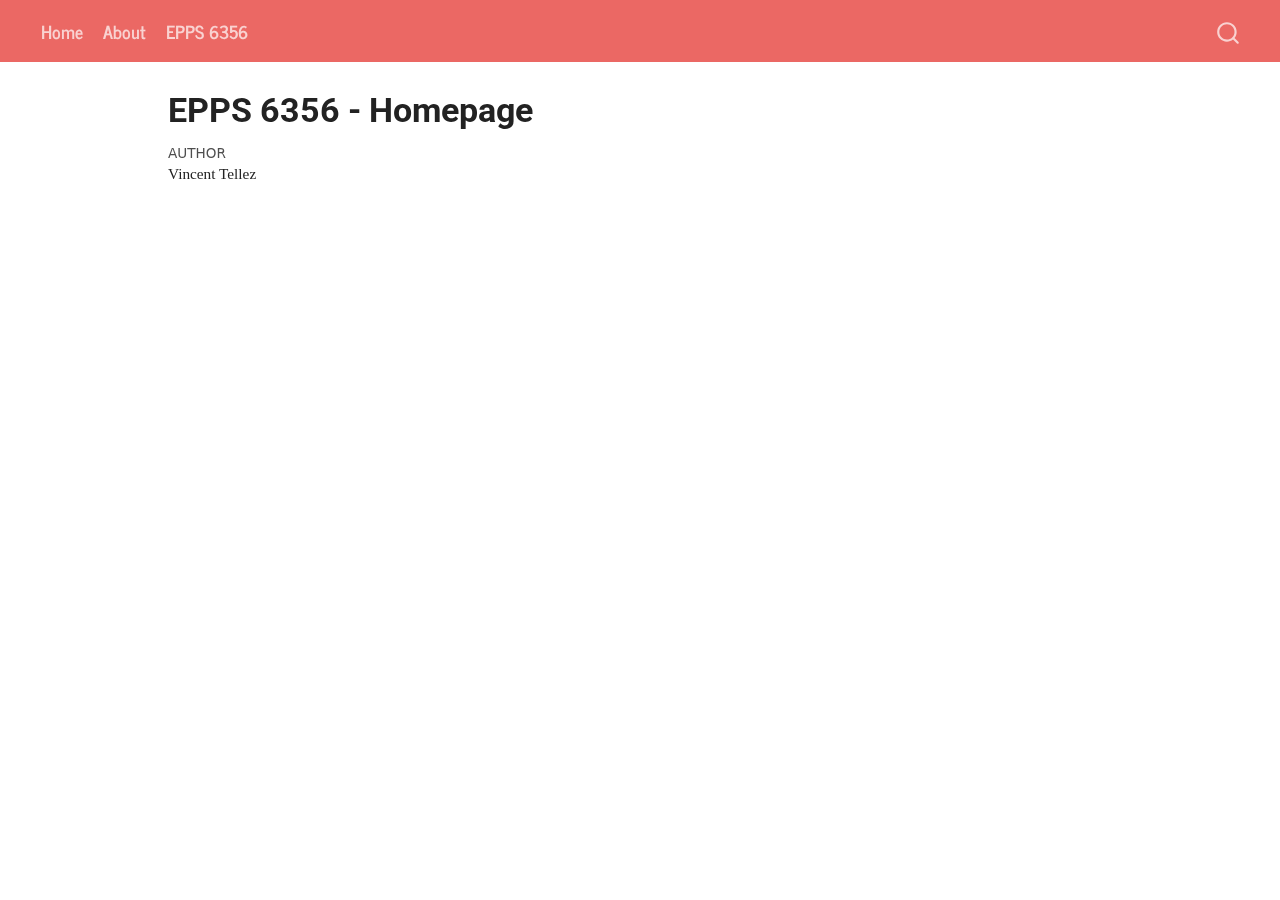
<file: Homepage.html>
<!DOCTYPE html>
<html xmlns="http://www.w3.org/1999/xhtml" lang="en" xml:lang="en"><head>

<meta charset="utf-8">
<meta name="generator" content="quarto-1.5.57">

<meta name="viewport" content="width=device-width, initial-scale=1.0, user-scalable=yes">

<meta name="author" content="Vincent Tellez">

<title>EPPS 6356 - Homepage – Vincent Tellez</title>
<style>
code{white-space: pre-wrap;}
span.smallcaps{font-variant: small-caps;}
div.columns{display: flex; gap: min(4vw, 1.5em);}
div.column{flex: auto; overflow-x: auto;}
div.hanging-indent{margin-left: 1.5em; text-indent: -1.5em;}
ul.task-list{list-style: none;}
ul.task-list li input[type="checkbox"] {
  width: 0.8em;
  margin: 0 0.8em 0.2em -1em; /* quarto-specific, see https://github.com/quarto-dev/quarto-cli/issues/4556 */ 
  vertical-align: middle;
}
</style>


<script src="site_libs/quarto-nav/quarto-nav.js"></script>
<script src="site_libs/quarto-nav/headroom.min.js"></script>
<script src="site_libs/clipboard/clipboard.min.js"></script>
<script src="site_libs/quarto-search/autocomplete.umd.js"></script>
<script src="site_libs/quarto-search/fuse.min.js"></script>
<script src="site_libs/quarto-search/quarto-search.js"></script>
<meta name="quarto:offset" content="./">
<script src="site_libs/quarto-html/quarto.js"></script>
<script src="site_libs/quarto-html/popper.min.js"></script>
<script src="site_libs/quarto-html/tippy.umd.min.js"></script>
<script src="site_libs/quarto-html/anchor.min.js"></script>
<link href="site_libs/quarto-html/tippy.css" rel="stylesheet">
<script src="site_libs/bootstrap/bootstrap.min.js"></script>
<link href="site_libs/bootstrap/bootstrap-icons.css" rel="stylesheet">
<link href="site_libs/bootstrap/bootstrap.min.css" rel="stylesheet" id="quarto-bootstrap" data-mode="light">
<script id="quarto-search-options" type="application/json">{
  "location": "navbar",
  "copy-button": false,
  "collapse-after": 3,
  "panel-placement": "end",
  "type": "overlay",
  "limit": 50,
  "keyboard-shortcut": [
    "f",
    "/",
    "s"
  ],
  "show-item-context": false,
  "language": {
    "search-no-results-text": "No results",
    "search-matching-documents-text": "matching documents",
    "search-copy-link-title": "Copy link to search",
    "search-hide-matches-text": "Hide additional matches",
    "search-more-match-text": "more match in this document",
    "search-more-matches-text": "more matches in this document",
    "search-clear-button-title": "Clear",
    "search-text-placeholder": "",
    "search-detached-cancel-button-title": "Cancel",
    "search-submit-button-title": "Submit",
    "search-label": "Search"
  }
}</script>


<link rel="stylesheet" href="styles.css">
</head>

<body class="nav-fixed">

<div id="quarto-search-results"></div>
  <header id="quarto-header" class="headroom fixed-top">
    <nav class="navbar navbar-expand-lg " data-bs-theme="dark">
      <div class="navbar-container container-fluid">
            <div id="quarto-search" class="" title="Search"></div>
          <button class="navbar-toggler" type="button" data-bs-toggle="collapse" data-bs-target="#navbarCollapse" aria-controls="navbarCollapse" role="menu" aria-expanded="false" aria-label="Toggle navigation" onclick="if (window.quartoToggleHeadroom) { window.quartoToggleHeadroom(); }">
  <span class="navbar-toggler-icon"></span>
</button>
          <div class="collapse navbar-collapse" id="navbarCollapse">
            <ul class="navbar-nav navbar-nav-scroll me-auto">
  <li class="nav-item">
    <a class="nav-link" href="./index.html"> 
<span class="menu-text">Home</span></a>
  </li>  
  <li class="nav-item">
    <a class="nav-link" href="./about.html"> 
<span class="menu-text">About</span></a>
  </li>  
  <li class="nav-item">
    <a class="nav-link" href="./assignmain.html"> 
<span class="menu-text">EPPS 6356</span></a>
  </li>  
</ul>
          </div> <!-- /navcollapse -->
            <div class="quarto-navbar-tools">
</div>
      </div> <!-- /container-fluid -->
    </nav>
</header>
<!-- content -->
<div id="quarto-content" class="quarto-container page-columns page-rows-contents page-layout-article page-navbar">
<!-- sidebar -->
<!-- margin-sidebar -->
    <div id="quarto-margin-sidebar" class="sidebar margin-sidebar zindex-bottom">
        
    </div>
<!-- main -->
<main class="content" id="quarto-document-content">

<header id="title-block-header" class="quarto-title-block default">
<div class="quarto-title">
<h1 class="title">EPPS 6356 - Homepage</h1>
</div>



<div class="quarto-title-meta">

    <div>
    <div class="quarto-title-meta-heading">Author</div>
    <div class="quarto-title-meta-contents">
             <p>Vincent Tellez </p>
          </div>
  </div>
    
  
    
  </div>
  


</header>





</main> <!-- /main -->
<script id="quarto-html-after-body" type="application/javascript">
window.document.addEventListener("DOMContentLoaded", function (event) {
  const toggleBodyColorMode = (bsSheetEl) => {
    const mode = bsSheetEl.getAttribute("data-mode");
    const bodyEl = window.document.querySelector("body");
    if (mode === "dark") {
      bodyEl.classList.add("quarto-dark");
      bodyEl.classList.remove("quarto-light");
    } else {
      bodyEl.classList.add("quarto-light");
      bodyEl.classList.remove("quarto-dark");
    }
  }
  const toggleBodyColorPrimary = () => {
    const bsSheetEl = window.document.querySelector("link#quarto-bootstrap");
    if (bsSheetEl) {
      toggleBodyColorMode(bsSheetEl);
    }
  }
  toggleBodyColorPrimary();  
  const icon = "";
  const anchorJS = new window.AnchorJS();
  anchorJS.options = {
    placement: 'right',
    icon: icon
  };
  anchorJS.add('.anchored');
  const isCodeAnnotation = (el) => {
    for (const clz of el.classList) {
      if (clz.startsWith('code-annotation-')) {                     
        return true;
      }
    }
    return false;
  }
  const onCopySuccess = function(e) {
    // button target
    const button = e.trigger;
    // don't keep focus
    button.blur();
    // flash "checked"
    button.classList.add('code-copy-button-checked');
    var currentTitle = button.getAttribute("title");
    button.setAttribute("title", "Copied!");
    let tooltip;
    if (window.bootstrap) {
      button.setAttribute("data-bs-toggle", "tooltip");
      button.setAttribute("data-bs-placement", "left");
      button.setAttribute("data-bs-title", "Copied!");
      tooltip = new bootstrap.Tooltip(button, 
        { trigger: "manual", 
          customClass: "code-copy-button-tooltip",
          offset: [0, -8]});
      tooltip.show();    
    }
    setTimeout(function() {
      if (tooltip) {
        tooltip.hide();
        button.removeAttribute("data-bs-title");
        button.removeAttribute("data-bs-toggle");
        button.removeAttribute("data-bs-placement");
      }
      button.setAttribute("title", currentTitle);
      button.classList.remove('code-copy-button-checked');
    }, 1000);
    // clear code selection
    e.clearSelection();
  }
  const getTextToCopy = function(trigger) {
      const codeEl = trigger.previousElementSibling.cloneNode(true);
      for (const childEl of codeEl.children) {
        if (isCodeAnnotation(childEl)) {
          childEl.remove();
        }
      }
      return codeEl.innerText;
  }
  const clipboard = new window.ClipboardJS('.code-copy-button:not([data-in-quarto-modal])', {
    text: getTextToCopy
  });
  clipboard.on('success', onCopySuccess);
  if (window.document.getElementById('quarto-embedded-source-code-modal')) {
    // For code content inside modals, clipBoardJS needs to be initialized with a container option
    // TODO: Check when it could be a function (https://github.com/zenorocha/clipboard.js/issues/860)
    const clipboardModal = new window.ClipboardJS('.code-copy-button[data-in-quarto-modal]', {
      text: getTextToCopy,
      container: window.document.getElementById('quarto-embedded-source-code-modal')
    });
    clipboardModal.on('success', onCopySuccess);
  }
    var localhostRegex = new RegExp(/^(?:http|https):\/\/localhost\:?[0-9]*\//);
    var mailtoRegex = new RegExp(/^mailto:/);
      var filterRegex = new RegExp('/' + window.location.host + '/');
    var isInternal = (href) => {
        return filterRegex.test(href) || localhostRegex.test(href) || mailtoRegex.test(href);
    }
    // Inspect non-navigation links and adorn them if external
 	var links = window.document.querySelectorAll('a[href]:not(.nav-link):not(.navbar-brand):not(.toc-action):not(.sidebar-link):not(.sidebar-item-toggle):not(.pagination-link):not(.no-external):not([aria-hidden]):not(.dropdown-item):not(.quarto-navigation-tool):not(.about-link)');
    for (var i=0; i<links.length; i++) {
      const link = links[i];
      if (!isInternal(link.href)) {
        // undo the damage that might have been done by quarto-nav.js in the case of
        // links that we want to consider external
        if (link.dataset.originalHref !== undefined) {
          link.href = link.dataset.originalHref;
        }
      }
    }
  function tippyHover(el, contentFn, onTriggerFn, onUntriggerFn) {
    const config = {
      allowHTML: true,
      maxWidth: 500,
      delay: 100,
      arrow: false,
      appendTo: function(el) {
          return el.parentElement;
      },
      interactive: true,
      interactiveBorder: 10,
      theme: 'quarto',
      placement: 'bottom-start',
    };
    if (contentFn) {
      config.content = contentFn;
    }
    if (onTriggerFn) {
      config.onTrigger = onTriggerFn;
    }
    if (onUntriggerFn) {
      config.onUntrigger = onUntriggerFn;
    }
    window.tippy(el, config); 
  }
  const noterefs = window.document.querySelectorAll('a[role="doc-noteref"]');
  for (var i=0; i<noterefs.length; i++) {
    const ref = noterefs[i];
    tippyHover(ref, function() {
      // use id or data attribute instead here
      let href = ref.getAttribute('data-footnote-href') || ref.getAttribute('href');
      try { href = new URL(href).hash; } catch {}
      const id = href.replace(/^#\/?/, "");
      const note = window.document.getElementById(id);
      if (note) {
        return note.innerHTML;
      } else {
        return "";
      }
    });
  }
  const xrefs = window.document.querySelectorAll('a.quarto-xref');
  const processXRef = (id, note) => {
    // Strip column container classes
    const stripColumnClz = (el) => {
      el.classList.remove("page-full", "page-columns");
      if (el.children) {
        for (const child of el.children) {
          stripColumnClz(child);
        }
      }
    }
    stripColumnClz(note)
    if (id === null || id.startsWith('sec-')) {
      // Special case sections, only their first couple elements
      const container = document.createElement("div");
      if (note.children && note.children.length > 2) {
        container.appendChild(note.children[0].cloneNode(true));
        for (let i = 1; i < note.children.length; i++) {
          const child = note.children[i];
          if (child.tagName === "P" && child.innerText === "") {
            continue;
          } else {
            container.appendChild(child.cloneNode(true));
            break;
          }
        }
        if (window.Quarto?.typesetMath) {
          window.Quarto.typesetMath(container);
        }
        return container.innerHTML
      } else {
        if (window.Quarto?.typesetMath) {
          window.Quarto.typesetMath(note);
        }
        return note.innerHTML;
      }
    } else {
      // Remove any anchor links if they are present
      const anchorLink = note.querySelector('a.anchorjs-link');
      if (anchorLink) {
        anchorLink.remove();
      }
      if (window.Quarto?.typesetMath) {
        window.Quarto.typesetMath(note);
      }
      // TODO in 1.5, we should make sure this works without a callout special case
      if (note.classList.contains("callout")) {
        return note.outerHTML;
      } else {
        return note.innerHTML;
      }
    }
  }
  for (var i=0; i<xrefs.length; i++) {
    const xref = xrefs[i];
    tippyHover(xref, undefined, function(instance) {
      instance.disable();
      let url = xref.getAttribute('href');
      let hash = undefined; 
      if (url.startsWith('#')) {
        hash = url;
      } else {
        try { hash = new URL(url).hash; } catch {}
      }
      if (hash) {
        const id = hash.replace(/^#\/?/, "");
        const note = window.document.getElementById(id);
        if (note !== null) {
          try {
            const html = processXRef(id, note.cloneNode(true));
            instance.setContent(html);
          } finally {
            instance.enable();
            instance.show();
          }
        } else {
          // See if we can fetch this
          fetch(url.split('#')[0])
          .then(res => res.text())
          .then(html => {
            const parser = new DOMParser();
            const htmlDoc = parser.parseFromString(html, "text/html");
            const note = htmlDoc.getElementById(id);
            if (note !== null) {
              const html = processXRef(id, note);
              instance.setContent(html);
            } 
          }).finally(() => {
            instance.enable();
            instance.show();
          });
        }
      } else {
        // See if we can fetch a full url (with no hash to target)
        // This is a special case and we should probably do some content thinning / targeting
        fetch(url)
        .then(res => res.text())
        .then(html => {
          const parser = new DOMParser();
          const htmlDoc = parser.parseFromString(html, "text/html");
          const note = htmlDoc.querySelector('main.content');
          if (note !== null) {
            // This should only happen for chapter cross references
            // (since there is no id in the URL)
            // remove the first header
            if (note.children.length > 0 && note.children[0].tagName === "HEADER") {
              note.children[0].remove();
            }
            const html = processXRef(null, note);
            instance.setContent(html);
          } 
        }).finally(() => {
          instance.enable();
          instance.show();
        });
      }
    }, function(instance) {
    });
  }
      let selectedAnnoteEl;
      const selectorForAnnotation = ( cell, annotation) => {
        let cellAttr = 'data-code-cell="' + cell + '"';
        let lineAttr = 'data-code-annotation="' +  annotation + '"';
        const selector = 'span[' + cellAttr + '][' + lineAttr + ']';
        return selector;
      }
      const selectCodeLines = (annoteEl) => {
        const doc = window.document;
        const targetCell = annoteEl.getAttribute("data-target-cell");
        const targetAnnotation = annoteEl.getAttribute("data-target-annotation");
        const annoteSpan = window.document.querySelector(selectorForAnnotation(targetCell, targetAnnotation));
        const lines = annoteSpan.getAttribute("data-code-lines").split(",");
        const lineIds = lines.map((line) => {
          return targetCell + "-" + line;
        })
        let top = null;
        let height = null;
        let parent = null;
        if (lineIds.length > 0) {
            //compute the position of the single el (top and bottom and make a div)
            const el = window.document.getElementById(lineIds[0]);
            top = el.offsetTop;
            height = el.offsetHeight;
            parent = el.parentElement.parentElement;
          if (lineIds.length > 1) {
            const lastEl = window.document.getElementById(lineIds[lineIds.length - 1]);
            const bottom = lastEl.offsetTop + lastEl.offsetHeight;
            height = bottom - top;
          }
          if (top !== null && height !== null && parent !== null) {
            // cook up a div (if necessary) and position it 
            let div = window.document.getElementById("code-annotation-line-highlight");
            if (div === null) {
              div = window.document.createElement("div");
              div.setAttribute("id", "code-annotation-line-highlight");
              div.style.position = 'absolute';
              parent.appendChild(div);
            }
            div.style.top = top - 2 + "px";
            div.style.height = height + 4 + "px";
            div.style.left = 0;
            let gutterDiv = window.document.getElementById("code-annotation-line-highlight-gutter");
            if (gutterDiv === null) {
              gutterDiv = window.document.createElement("div");
              gutterDiv.setAttribute("id", "code-annotation-line-highlight-gutter");
              gutterDiv.style.position = 'absolute';
              const codeCell = window.document.getElementById(targetCell);
              const gutter = codeCell.querySelector('.code-annotation-gutter');
              gutter.appendChild(gutterDiv);
            }
            gutterDiv.style.top = top - 2 + "px";
            gutterDiv.style.height = height + 4 + "px";
          }
          selectedAnnoteEl = annoteEl;
        }
      };
      const unselectCodeLines = () => {
        const elementsIds = ["code-annotation-line-highlight", "code-annotation-line-highlight-gutter"];
        elementsIds.forEach((elId) => {
          const div = window.document.getElementById(elId);
          if (div) {
            div.remove();
          }
        });
        selectedAnnoteEl = undefined;
      };
        // Handle positioning of the toggle
    window.addEventListener(
      "resize",
      throttle(() => {
        elRect = undefined;
        if (selectedAnnoteEl) {
          selectCodeLines(selectedAnnoteEl);
        }
      }, 10)
    );
    function throttle(fn, ms) {
    let throttle = false;
    let timer;
      return (...args) => {
        if(!throttle) { // first call gets through
            fn.apply(this, args);
            throttle = true;
        } else { // all the others get throttled
            if(timer) clearTimeout(timer); // cancel #2
            timer = setTimeout(() => {
              fn.apply(this, args);
              timer = throttle = false;
            }, ms);
        }
      };
    }
      // Attach click handler to the DT
      const annoteDls = window.document.querySelectorAll('dt[data-target-cell]');
      for (const annoteDlNode of annoteDls) {
        annoteDlNode.addEventListener('click', (event) => {
          const clickedEl = event.target;
          if (clickedEl !== selectedAnnoteEl) {
            unselectCodeLines();
            const activeEl = window.document.querySelector('dt[data-target-cell].code-annotation-active');
            if (activeEl) {
              activeEl.classList.remove('code-annotation-active');
            }
            selectCodeLines(clickedEl);
            clickedEl.classList.add('code-annotation-active');
          } else {
            // Unselect the line
            unselectCodeLines();
            clickedEl.classList.remove('code-annotation-active');
          }
        });
      }
  const findCites = (el) => {
    const parentEl = el.parentElement;
    if (parentEl) {
      const cites = parentEl.dataset.cites;
      if (cites) {
        return {
          el,
          cites: cites.split(' ')
        };
      } else {
        return findCites(el.parentElement)
      }
    } else {
      return undefined;
    }
  };
  var bibliorefs = window.document.querySelectorAll('a[role="doc-biblioref"]');
  for (var i=0; i<bibliorefs.length; i++) {
    const ref = bibliorefs[i];
    const citeInfo = findCites(ref);
    if (citeInfo) {
      tippyHover(citeInfo.el, function() {
        var popup = window.document.createElement('div');
        citeInfo.cites.forEach(function(cite) {
          var citeDiv = window.document.createElement('div');
          citeDiv.classList.add('hanging-indent');
          citeDiv.classList.add('csl-entry');
          var biblioDiv = window.document.getElementById('ref-' + cite);
          if (biblioDiv) {
            citeDiv.innerHTML = biblioDiv.innerHTML;
          }
          popup.appendChild(citeDiv);
        });
        return popup.innerHTML;
      });
    }
  }
});
</script>
</div> <!-- /content -->




</body></html>
</file>
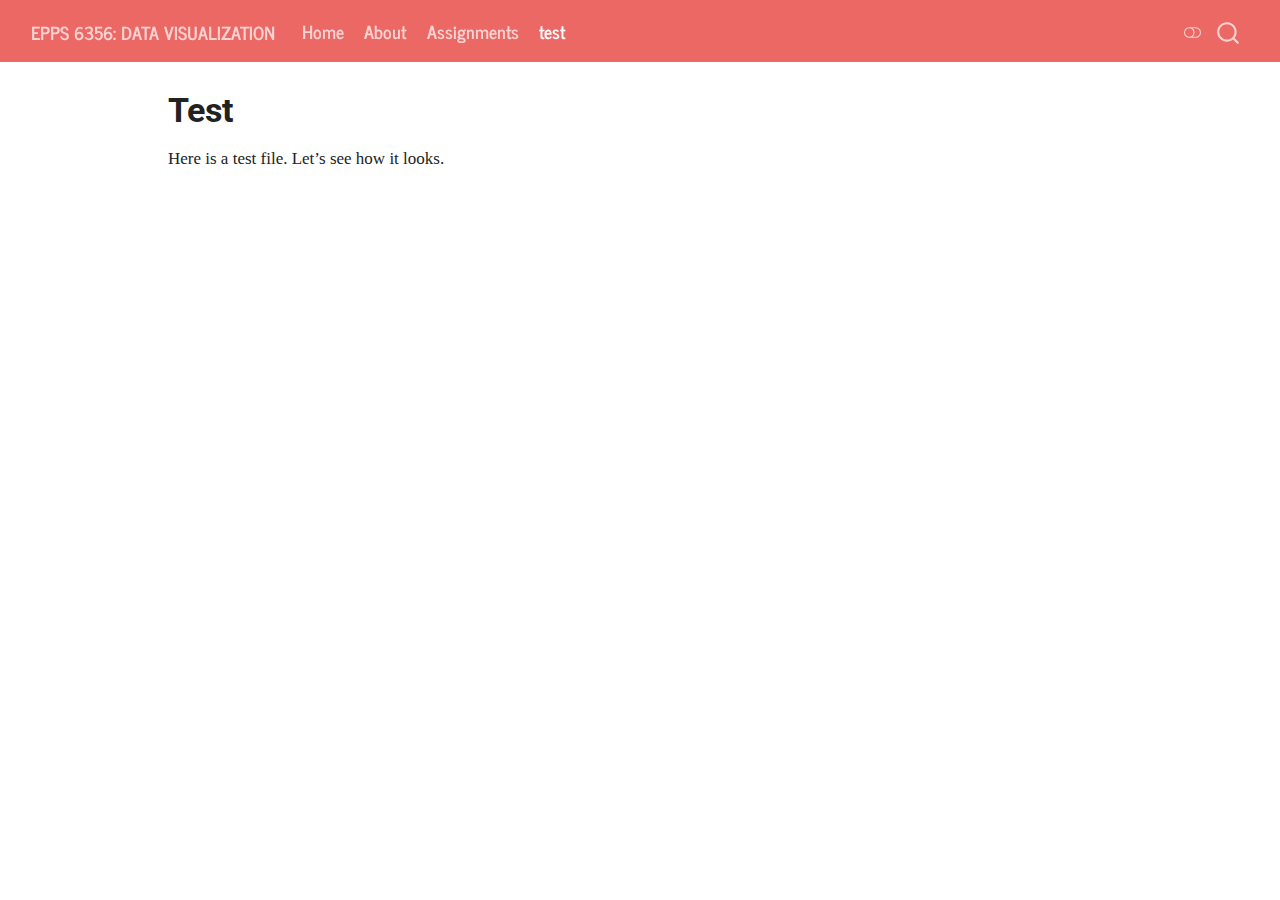
<file: test.html>
<!DOCTYPE html>
<html xmlns="http://www.w3.org/1999/xhtml" lang="en" xml:lang="en"><head>

<meta charset="utf-8">
<meta name="generator" content="quarto-1.4.555">

<meta name="viewport" content="width=device-width, initial-scale=1.0, user-scalable=yes">


<title>EPPS 6356: Data Visualization - Test</title>
<style>
code{white-space: pre-wrap;}
span.smallcaps{font-variant: small-caps;}
div.columns{display: flex; gap: min(4vw, 1.5em);}
div.column{flex: auto; overflow-x: auto;}
div.hanging-indent{margin-left: 1.5em; text-indent: -1.5em;}
ul.task-list{list-style: none;}
ul.task-list li input[type="checkbox"] {
  width: 0.8em;
  margin: 0 0.8em 0.2em -1em; /* quarto-specific, see https://github.com/quarto-dev/quarto-cli/issues/4556 */ 
  vertical-align: middle;
}
</style>


<script src="site_libs/quarto-nav/quarto-nav.js"></script>
<script src="site_libs/quarto-nav/headroom.min.js"></script>
<script src="site_libs/clipboard/clipboard.min.js"></script>
<script src="site_libs/quarto-search/autocomplete.umd.js"></script>
<script src="site_libs/quarto-search/fuse.min.js"></script>
<script src="site_libs/quarto-search/quarto-search.js"></script>
<meta name="quarto:offset" content="./">
<script src="site_libs/quarto-html/quarto.js"></script>
<script src="site_libs/quarto-html/popper.min.js"></script>
<script src="site_libs/quarto-html/tippy.umd.min.js"></script>
<script src="site_libs/quarto-html/anchor.min.js"></script>
<link href="site_libs/quarto-html/tippy.css" rel="stylesheet">
<script src="site_libs/bootstrap/bootstrap.min.js"></script>
<link href="site_libs/bootstrap/bootstrap-icons.css" rel="stylesheet">
<link href="site_libs/bootstrap/bootstrap.min.css" rel="stylesheet" class="quarto-color-scheme" id="quarto-bootstrap" data-mode="light">
<link href="site_libs/bootstrap/bootstrap-dark.min.css" rel="prefetch" class="quarto-color-scheme quarto-color-alternate" id="quarto-bootstrap" data-mode="dark">
<script id="quarto-search-options" type="application/json">{
  "location": "navbar",
  "copy-button": false,
  "collapse-after": 3,
  "panel-placement": "end",
  "type": "overlay",
  "limit": 50,
  "keyboard-shortcut": [
    "f",
    "/",
    "s"
  ],
  "show-item-context": false,
  "language": {
    "search-no-results-text": "No results",
    "search-matching-documents-text": "matching documents",
    "search-copy-link-title": "Copy link to search",
    "search-hide-matches-text": "Hide additional matches",
    "search-more-match-text": "more match in this document",
    "search-more-matches-text": "more matches in this document",
    "search-clear-button-title": "Clear",
    "search-text-placeholder": "",
    "search-detached-cancel-button-title": "Cancel",
    "search-submit-button-title": "Submit",
    "search-label": "Search"
  }
}</script>


<link rel="stylesheet" href="styles.css">
</head>

<body class="nav-fixed">

<div id="quarto-search-results"></div>
  <header id="quarto-header" class="headroom fixed-top">
    <nav class="navbar navbar-expand-lg " data-bs-theme="dark">
      <div class="navbar-container container-fluid">
      <div class="navbar-brand-container mx-auto">
    <a class="navbar-brand" href="./index.html">
    <span class="navbar-title">EPPS 6356: Data Visualization</span>
    </a>
  </div>
            <div id="quarto-search" class="" title="Search"></div>
          <button class="navbar-toggler" type="button" data-bs-toggle="collapse" data-bs-target="#navbarCollapse" aria-controls="navbarCollapse" aria-expanded="false" aria-label="Toggle navigation" onclick="if (window.quartoToggleHeadroom) { window.quartoToggleHeadroom(); }">
  <span class="navbar-toggler-icon"></span>
</button>
          <div class="collapse navbar-collapse" id="navbarCollapse">
            <ul class="navbar-nav navbar-nav-scroll me-auto">
  <li class="nav-item">
    <a class="nav-link" href="./index.html"> 
<span class="menu-text">Home</span></a>
  </li>  
  <li class="nav-item">
    <a class="nav-link" href="./about.html"> 
<span class="menu-text">About</span></a>
  </li>  
  <li class="nav-item">
    <a class="nav-link" href="./assignmain.html"> 
<span class="menu-text">Assignments</span></a>
  </li>  
  <li class="nav-item">
    <a class="nav-link active" href="./test.html" aria-current="page"> 
<span class="menu-text">test</span></a>
  </li>  
</ul>
          </div> <!-- /navcollapse -->
          <div class="quarto-navbar-tools">
  <a href="" class="quarto-color-scheme-toggle quarto-navigation-tool  px-1" onclick="window.quartoToggleColorScheme(); return false;" title="Toggle dark mode"><i class="bi"></i></a>
</div>
      </div> <!-- /container-fluid -->
    </nav>
</header>
<!-- content -->
<div id="quarto-content" class="quarto-container page-columns page-rows-contents page-layout-article page-navbar">
<!-- sidebar -->
<!-- margin-sidebar -->
    <div id="quarto-margin-sidebar" class="sidebar margin-sidebar">
        
    </div>
<!-- main -->
<main class="content" id="quarto-document-content">

<header id="title-block-header" class="quarto-title-block default">
<div class="quarto-title">
<h1 class="title">Test</h1>
</div>



<div class="quarto-title-meta">

    
  
    
  </div>
  


</header>


<p>Here is a test file. Let’s see how it looks.</p>



</main> <!-- /main -->
<script id="quarto-html-after-body" type="application/javascript">
window.document.addEventListener("DOMContentLoaded", function (event) {
  const toggleBodyColorMode = (bsSheetEl) => {
    const mode = bsSheetEl.getAttribute("data-mode");
    const bodyEl = window.document.querySelector("body");
    if (mode === "dark") {
      bodyEl.classList.add("quarto-dark");
      bodyEl.classList.remove("quarto-light");
    } else {
      bodyEl.classList.add("quarto-light");
      bodyEl.classList.remove("quarto-dark");
    }
  }
  const toggleBodyColorPrimary = () => {
    const bsSheetEl = window.document.querySelector("link#quarto-bootstrap");
    if (bsSheetEl) {
      toggleBodyColorMode(bsSheetEl);
    }
  }
  toggleBodyColorPrimary();  
  const disableStylesheet = (stylesheets) => {
    for (let i=0; i < stylesheets.length; i++) {
      const stylesheet = stylesheets[i];
      stylesheet.rel = 'prefetch';
    }
  }
  const enableStylesheet = (stylesheets) => {
    for (let i=0; i < stylesheets.length; i++) {
      const stylesheet = stylesheets[i];
      stylesheet.rel = 'stylesheet';
    }
  }
  const manageTransitions = (selector, allowTransitions) => {
    const els = window.document.querySelectorAll(selector);
    for (let i=0; i < els.length; i++) {
      const el = els[i];
      if (allowTransitions) {
        el.classList.remove('notransition');
      } else {
        el.classList.add('notransition');
      }
    }
  }
  const toggleGiscusIfUsed = (isAlternate, darkModeDefault) => {
    const baseTheme = document.querySelector('#giscus-base-theme')?.value ?? 'light';
    const alternateTheme = document.querySelector('#giscus-alt-theme')?.value ?? 'dark';
    let newTheme = '';
    if(darkModeDefault) {
      newTheme = isAlternate ? baseTheme : alternateTheme;
    } else {
      newTheme = isAlternate ? alternateTheme : baseTheme;
    }
    const changeGiscusTheme = () => {
      // From: https://github.com/giscus/giscus/issues/336
      const sendMessage = (message) => {
        const iframe = document.querySelector('iframe.giscus-frame');
        if (!iframe) return;
        iframe.contentWindow.postMessage({ giscus: message }, 'https://giscus.app');
      }
      sendMessage({
        setConfig: {
          theme: newTheme
        }
      });
    }
    const isGiscussLoaded = window.document.querySelector('iframe.giscus-frame') !== null;
    if (isGiscussLoaded) {
      changeGiscusTheme();
    }
  }
  const toggleColorMode = (alternate) => {
    // Switch the stylesheets
    const alternateStylesheets = window.document.querySelectorAll('link.quarto-color-scheme.quarto-color-alternate');
    manageTransitions('#quarto-margin-sidebar .nav-link', false);
    if (alternate) {
      enableStylesheet(alternateStylesheets);
      for (const sheetNode of alternateStylesheets) {
        if (sheetNode.id === "quarto-bootstrap") {
          toggleBodyColorMode(sheetNode);
        }
      }
    } else {
      disableStylesheet(alternateStylesheets);
      toggleBodyColorPrimary();
    }
    manageTransitions('#quarto-margin-sidebar .nav-link', true);
    // Switch the toggles
    const toggles = window.document.querySelectorAll('.quarto-color-scheme-toggle');
    for (let i=0; i < toggles.length; i++) {
      const toggle = toggles[i];
      if (toggle) {
        if (alternate) {
          toggle.classList.add("alternate");     
        } else {
          toggle.classList.remove("alternate");
        }
      }
    }
    // Hack to workaround the fact that safari doesn't
    // properly recolor the scrollbar when toggling (#1455)
    if (navigator.userAgent.indexOf('Safari') > 0 && navigator.userAgent.indexOf('Chrome') == -1) {
      manageTransitions("body", false);
      window.scrollTo(0, 1);
      setTimeout(() => {
        window.scrollTo(0, 0);
        manageTransitions("body", true);
      }, 40);  
    }
  }
  const isFileUrl = () => { 
    return window.location.protocol === 'file:';
  }
  const hasAlternateSentinel = () => {  
    let styleSentinel = getColorSchemeSentinel();
    if (styleSentinel !== null) {
      return styleSentinel === "alternate";
    } else {
      return false;
    }
  }
  const setStyleSentinel = (alternate) => {
    const value = alternate ? "alternate" : "default";
    if (!isFileUrl()) {
      window.localStorage.setItem("quarto-color-scheme", value);
    } else {
      localAlternateSentinel = value;
    }
  }
  const getColorSchemeSentinel = () => {
    if (!isFileUrl()) {
      const storageValue = window.localStorage.getItem("quarto-color-scheme");
      return storageValue != null ? storageValue : localAlternateSentinel;
    } else {
      return localAlternateSentinel;
    }
  }
  const darkModeDefault = false;
  let localAlternateSentinel = darkModeDefault ? 'alternate' : 'default';
  // Dark / light mode switch
  window.quartoToggleColorScheme = () => {
    // Read the current dark / light value 
    let toAlternate = !hasAlternateSentinel();
    toggleColorMode(toAlternate);
    setStyleSentinel(toAlternate);
    toggleGiscusIfUsed(toAlternate, darkModeDefault);
  };
  // Ensure there is a toggle, if there isn't float one in the top right
  if (window.document.querySelector('.quarto-color-scheme-toggle') === null) {
    const a = window.document.createElement('a');
    a.classList.add('top-right');
    a.classList.add('quarto-color-scheme-toggle');
    a.href = "";
    a.onclick = function() { try { window.quartoToggleColorScheme(); } catch {} return false; };
    const i = window.document.createElement("i");
    i.classList.add('bi');
    a.appendChild(i);
    window.document.body.appendChild(a);
  }
  // Switch to dark mode if need be
  if (hasAlternateSentinel()) {
    toggleColorMode(true);
  } else {
    toggleColorMode(false);
  }
  const icon = "";
  const anchorJS = new window.AnchorJS();
  anchorJS.options = {
    placement: 'right',
    icon: icon
  };
  anchorJS.add('.anchored');
  const isCodeAnnotation = (el) => {
    for (const clz of el.classList) {
      if (clz.startsWith('code-annotation-')) {                     
        return true;
      }
    }
    return false;
  }
  const clipboard = new window.ClipboardJS('.code-copy-button', {
    text: function(trigger) {
      const codeEl = trigger.previousElementSibling.cloneNode(true);
      for (const childEl of codeEl.children) {
        if (isCodeAnnotation(childEl)) {
          childEl.remove();
        }
      }
      return codeEl.innerText;
    }
  });
  clipboard.on('success', function(e) {
    // button target
    const button = e.trigger;
    // don't keep focus
    button.blur();
    // flash "checked"
    button.classList.add('code-copy-button-checked');
    var currentTitle = button.getAttribute("title");
    button.setAttribute("title", "Copied!");
    let tooltip;
    if (window.bootstrap) {
      button.setAttribute("data-bs-toggle", "tooltip");
      button.setAttribute("data-bs-placement", "left");
      button.setAttribute("data-bs-title", "Copied!");
      tooltip = new bootstrap.Tooltip(button, 
        { trigger: "manual", 
          customClass: "code-copy-button-tooltip",
          offset: [0, -8]});
      tooltip.show();    
    }
    setTimeout(function() {
      if (tooltip) {
        tooltip.hide();
        button.removeAttribute("data-bs-title");
        button.removeAttribute("data-bs-toggle");
        button.removeAttribute("data-bs-placement");
      }
      button.setAttribute("title", currentTitle);
      button.classList.remove('code-copy-button-checked');
    }, 1000);
    // clear code selection
    e.clearSelection();
  });
    var localhostRegex = new RegExp(/^(?:http|https):\/\/localhost\:?[0-9]*\//);
    var mailtoRegex = new RegExp(/^mailto:/);
      var filterRegex = new RegExp('/' + window.location.host + '/');
    var isInternal = (href) => {
        return filterRegex.test(href) || localhostRegex.test(href) || mailtoRegex.test(href);
    }
    // Inspect non-navigation links and adorn them if external
 	var links = window.document.querySelectorAll('a[href]:not(.nav-link):not(.navbar-brand):not(.toc-action):not(.sidebar-link):not(.sidebar-item-toggle):not(.pagination-link):not(.no-external):not([aria-hidden]):not(.dropdown-item):not(.quarto-navigation-tool)');
    for (var i=0; i<links.length; i++) {
      const link = links[i];
      if (!isInternal(link.href)) {
        // undo the damage that might have been done by quarto-nav.js in the case of
        // links that we want to consider external
        if (link.dataset.originalHref !== undefined) {
          link.href = link.dataset.originalHref;
        }
      }
    }
  function tippyHover(el, contentFn, onTriggerFn, onUntriggerFn) {
    const config = {
      allowHTML: true,
      maxWidth: 500,
      delay: 100,
      arrow: false,
      appendTo: function(el) {
          return el.parentElement;
      },
      interactive: true,
      interactiveBorder: 10,
      theme: 'quarto',
      placement: 'bottom-start',
    };
    if (contentFn) {
      config.content = contentFn;
    }
    if (onTriggerFn) {
      config.onTrigger = onTriggerFn;
    }
    if (onUntriggerFn) {
      config.onUntrigger = onUntriggerFn;
    }
    window.tippy(el, config); 
  }
  const noterefs = window.document.querySelectorAll('a[role="doc-noteref"]');
  for (var i=0; i<noterefs.length; i++) {
    const ref = noterefs[i];
    tippyHover(ref, function() {
      // use id or data attribute instead here
      let href = ref.getAttribute('data-footnote-href') || ref.getAttribute('href');
      try { href = new URL(href).hash; } catch {}
      const id = href.replace(/^#\/?/, "");
      const note = window.document.getElementById(id);
      if (note) {
        return note.innerHTML;
      } else {
        return "";
      }
    });
  }
  const xrefs = window.document.querySelectorAll('a.quarto-xref');
  const processXRef = (id, note) => {
    // Strip column container classes
    const stripColumnClz = (el) => {
      el.classList.remove("page-full", "page-columns");
      if (el.children) {
        for (const child of el.children) {
          stripColumnClz(child);
        }
      }
    }
    stripColumnClz(note)
    if (id === null || id.startsWith('sec-')) {
      // Special case sections, only their first couple elements
      const container = document.createElement("div");
      if (note.children && note.children.length > 2) {
        container.appendChild(note.children[0].cloneNode(true));
        for (let i = 1; i < note.children.length; i++) {
          const child = note.children[i];
          if (child.tagName === "P" && child.innerText === "") {
            continue;
          } else {
            container.appendChild(child.cloneNode(true));
            break;
          }
        }
        if (window.Quarto?.typesetMath) {
          window.Quarto.typesetMath(container);
        }
        return container.innerHTML
      } else {
        if (window.Quarto?.typesetMath) {
          window.Quarto.typesetMath(note);
        }
        return note.innerHTML;
      }
    } else {
      // Remove any anchor links if they are present
      const anchorLink = note.querySelector('a.anchorjs-link');
      if (anchorLink) {
        anchorLink.remove();
      }
      if (window.Quarto?.typesetMath) {
        window.Quarto.typesetMath(note);
      }
      // TODO in 1.5, we should make sure this works without a callout special case
      if (note.classList.contains("callout")) {
        return note.outerHTML;
      } else {
        return note.innerHTML;
      }
    }
  }
  for (var i=0; i<xrefs.length; i++) {
    const xref = xrefs[i];
    tippyHover(xref, undefined, function(instance) {
      instance.disable();
      let url = xref.getAttribute('href');
      let hash = undefined; 
      if (url.startsWith('#')) {
        hash = url;
      } else {
        try { hash = new URL(url).hash; } catch {}
      }
      if (hash) {
        const id = hash.replace(/^#\/?/, "");
        const note = window.document.getElementById(id);
        if (note !== null) {
          try {
            const html = processXRef(id, note.cloneNode(true));
            instance.setContent(html);
          } finally {
            instance.enable();
            instance.show();
          }
        } else {
          // See if we can fetch this
          fetch(url.split('#')[0])
          .then(res => res.text())
          .then(html => {
            const parser = new DOMParser();
            const htmlDoc = parser.parseFromString(html, "text/html");
            const note = htmlDoc.getElementById(id);
            if (note !== null) {
              const html = processXRef(id, note);
              instance.setContent(html);
            } 
          }).finally(() => {
            instance.enable();
            instance.show();
          });
        }
      } else {
        // See if we can fetch a full url (with no hash to target)
        // This is a special case and we should probably do some content thinning / targeting
        fetch(url)
        .then(res => res.text())
        .then(html => {
          const parser = new DOMParser();
          const htmlDoc = parser.parseFromString(html, "text/html");
          const note = htmlDoc.querySelector('main.content');
          if (note !== null) {
            // This should only happen for chapter cross references
            // (since there is no id in the URL)
            // remove the first header
            if (note.children.length > 0 && note.children[0].tagName === "HEADER") {
              note.children[0].remove();
            }
            const html = processXRef(null, note);
            instance.setContent(html);
          } 
        }).finally(() => {
          instance.enable();
          instance.show();
        });
      }
    }, function(instance) {
    });
  }
      let selectedAnnoteEl;
      const selectorForAnnotation = ( cell, annotation) => {
        let cellAttr = 'data-code-cell="' + cell + '"';
        let lineAttr = 'data-code-annotation="' +  annotation + '"';
        const selector = 'span[' + cellAttr + '][' + lineAttr + ']';
        return selector;
      }
      const selectCodeLines = (annoteEl) => {
        const doc = window.document;
        const targetCell = annoteEl.getAttribute("data-target-cell");
        const targetAnnotation = annoteEl.getAttribute("data-target-annotation");
        const annoteSpan = window.document.querySelector(selectorForAnnotation(targetCell, targetAnnotation));
        const lines = annoteSpan.getAttribute("data-code-lines").split(",");
        const lineIds = lines.map((line) => {
          return targetCell + "-" + line;
        })
        let top = null;
        let height = null;
        let parent = null;
        if (lineIds.length > 0) {
            //compute the position of the single el (top and bottom and make a div)
            const el = window.document.getElementById(lineIds[0]);
            top = el.offsetTop;
            height = el.offsetHeight;
            parent = el.parentElement.parentElement;
          if (lineIds.length > 1) {
            const lastEl = window.document.getElementById(lineIds[lineIds.length - 1]);
            const bottom = lastEl.offsetTop + lastEl.offsetHeight;
            height = bottom - top;
          }
          if (top !== null && height !== null && parent !== null) {
            // cook up a div (if necessary) and position it 
            let div = window.document.getElementById("code-annotation-line-highlight");
            if (div === null) {
              div = window.document.createElement("div");
              div.setAttribute("id", "code-annotation-line-highlight");
              div.style.position = 'absolute';
              parent.appendChild(div);
            }
            div.style.top = top - 2 + "px";
            div.style.height = height + 4 + "px";
            div.style.left = 0;
            let gutterDiv = window.document.getElementById("code-annotation-line-highlight-gutter");
            if (gutterDiv === null) {
              gutterDiv = window.document.createElement("div");
              gutterDiv.setAttribute("id", "code-annotation-line-highlight-gutter");
              gutterDiv.style.position = 'absolute';
              const codeCell = window.document.getElementById(targetCell);
              const gutter = codeCell.querySelector('.code-annotation-gutter');
              gutter.appendChild(gutterDiv);
            }
            gutterDiv.style.top = top - 2 + "px";
            gutterDiv.style.height = height + 4 + "px";
          }
          selectedAnnoteEl = annoteEl;
        }
      };
      const unselectCodeLines = () => {
        const elementsIds = ["code-annotation-line-highlight", "code-annotation-line-highlight-gutter"];
        elementsIds.forEach((elId) => {
          const div = window.document.getElementById(elId);
          if (div) {
            div.remove();
          }
        });
        selectedAnnoteEl = undefined;
      };
        // Handle positioning of the toggle
    window.addEventListener(
      "resize",
      throttle(() => {
        elRect = undefined;
        if (selectedAnnoteEl) {
          selectCodeLines(selectedAnnoteEl);
        }
      }, 10)
    );
    function throttle(fn, ms) {
    let throttle = false;
    let timer;
      return (...args) => {
        if(!throttle) { // first call gets through
            fn.apply(this, args);
            throttle = true;
        } else { // all the others get throttled
            if(timer) clearTimeout(timer); // cancel #2
            timer = setTimeout(() => {
              fn.apply(this, args);
              timer = throttle = false;
            }, ms);
        }
      };
    }
      // Attach click handler to the DT
      const annoteDls = window.document.querySelectorAll('dt[data-target-cell]');
      for (const annoteDlNode of annoteDls) {
        annoteDlNode.addEventListener('click', (event) => {
          const clickedEl = event.target;
          if (clickedEl !== selectedAnnoteEl) {
            unselectCodeLines();
            const activeEl = window.document.querySelector('dt[data-target-cell].code-annotation-active');
            if (activeEl) {
              activeEl.classList.remove('code-annotation-active');
            }
            selectCodeLines(clickedEl);
            clickedEl.classList.add('code-annotation-active');
          } else {
            // Unselect the line
            unselectCodeLines();
            clickedEl.classList.remove('code-annotation-active');
          }
        });
      }
  const findCites = (el) => {
    const parentEl = el.parentElement;
    if (parentEl) {
      const cites = parentEl.dataset.cites;
      if (cites) {
        return {
          el,
          cites: cites.split(' ')
        };
      } else {
        return findCites(el.parentElement)
      }
    } else {
      return undefined;
    }
  };
  var bibliorefs = window.document.querySelectorAll('a[role="doc-biblioref"]');
  for (var i=0; i<bibliorefs.length; i++) {
    const ref = bibliorefs[i];
    const citeInfo = findCites(ref);
    if (citeInfo) {
      tippyHover(citeInfo.el, function() {
        var popup = window.document.createElement('div');
        citeInfo.cites.forEach(function(cite) {
          var citeDiv = window.document.createElement('div');
          citeDiv.classList.add('hanging-indent');
          citeDiv.classList.add('csl-entry');
          var biblioDiv = window.document.getElementById('ref-' + cite);
          if (biblioDiv) {
            citeDiv.innerHTML = biblioDiv.innerHTML;
          }
          popup.appendChild(citeDiv);
        });
        return popup.innerHTML;
      });
    }
  }
});
</script>
</div> <!-- /content -->




</body></html>
</file>
<file: site_libs/quarto-html/tippy.css>
.tippy-box[data-animation=fade][data-state=hidden]{opacity:0}[data-tippy-root]{max-width:calc(100vw - 10px)}.tippy-box{position:relative;background-color:#333;color:#fff;border-radius:4px;font-size:14px;line-height:1.4;white-space:normal;outline:0;transition-property:transform,visibility,opacity}.tippy-box[data-placement^=top]>.tippy-arrow{bottom:0}.tippy-box[data-placement^=top]>.tippy-arrow:before{bottom:-7px;left:0;border-width:8px 8px 0;border-top-color:initial;transform-origin:center top}.tippy-box[data-placement^=bottom]>.tippy-arrow{top:0}.tippy-box[data-placement^=bottom]>.tippy-arrow:before{top:-7px;left:0;border-width:0 8px 8px;border-bottom-color:initial;transform-origin:center bottom}.tippy-box[data-placement^=left]>.tippy-arrow{right:0}.tippy-box[data-placement^=left]>.tippy-arrow:before{border-width:8px 0 8px 8px;border-left-color:initial;right:-7px;transform-origin:center left}.tippy-box[data-placement^=right]>.tippy-arrow{left:0}.tippy-box[data-placement^=right]>.tippy-arrow:before{left:-7px;border-width:8px 8px 8px 0;border-right-color:initial;transform-origin:center right}.tippy-box[data-inertia][data-state=visible]{transition-timing-function:cubic-bezier(.54,1.5,.38,1.11)}.tippy-arrow{width:16px;height:16px;color:#333}.tippy-arrow:before{content:"";position:absolute;border-color:transparent;border-style:solid}.tippy-content{position:relative;padding:5px 9px;z-index:1}
</file>
<file: styles.css>
/* css styles */

@import url('https://fonts.googleapis.com/css2?family=Roboto:ital,wght@0,100;0,300;0,400;0,500;0,700;0,900;1,100;1,300;1,400;1,500;1,700;1,900&display=swap');

h1.title {
  font-family: "Roboto", sans-serif;
  font-weight: 700;
  font-style: normal;
}

h1, h2, h3, h4, h5, h6 {
  font-family: "Roboto", sans-serif;
  font-weight: 700;
  font-style: normal;
}

p {
  font-family: "Georgia", serif;
}

.nametag{
  display: block;
  margin-left: auto;
  margin-right: auto;
  width: 90%;
}
</file>
